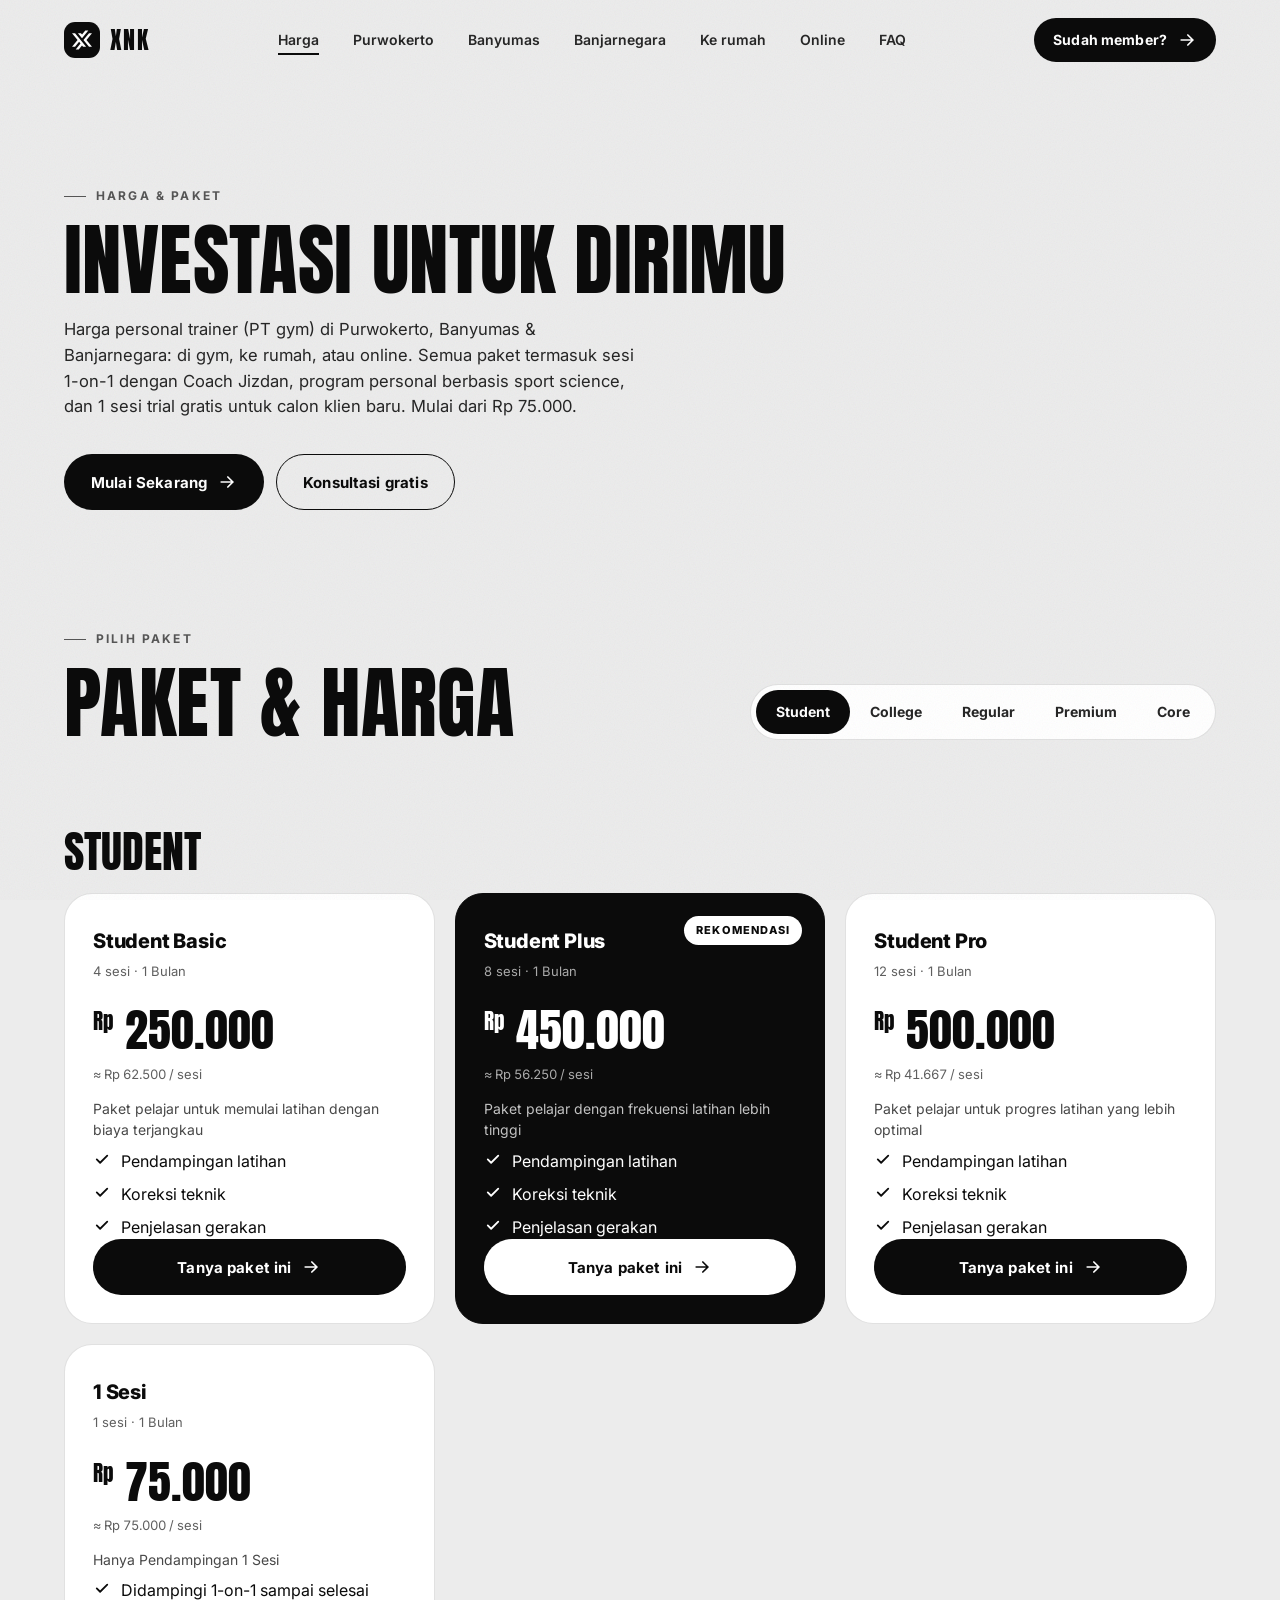
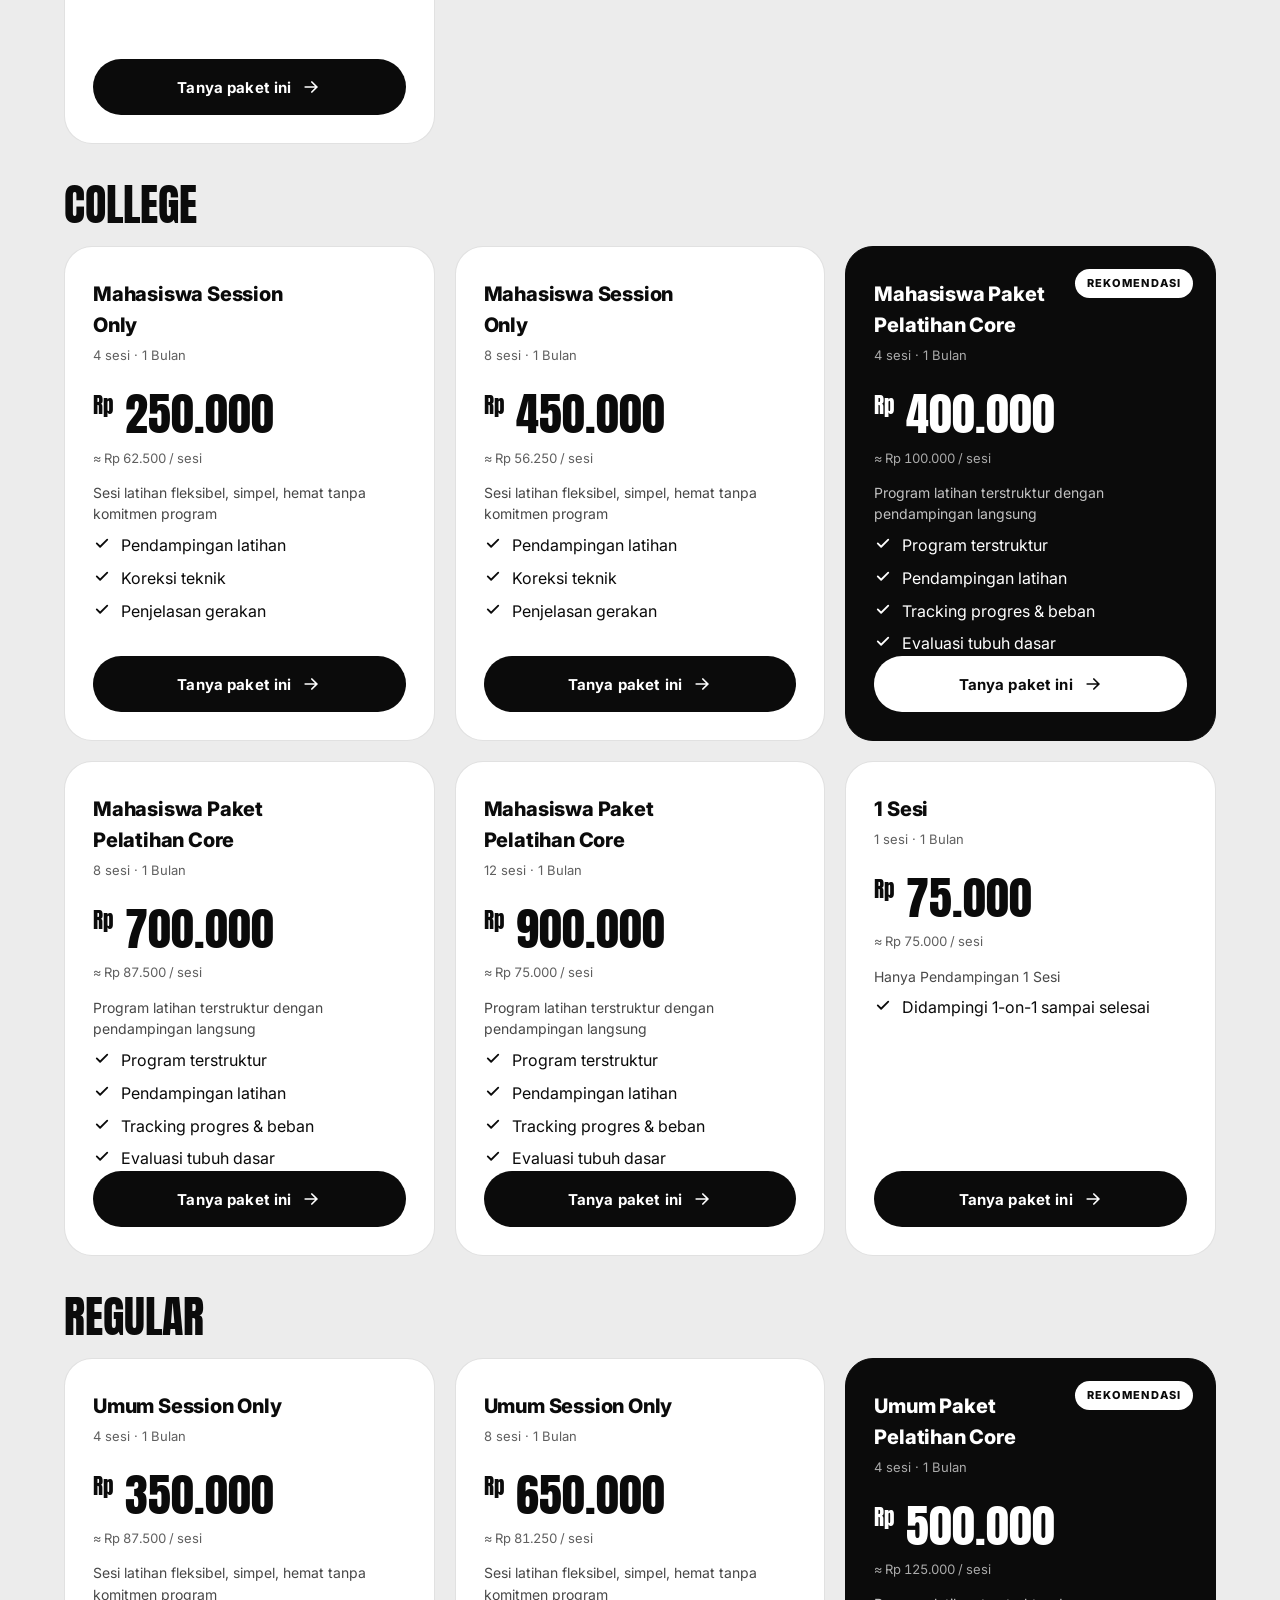
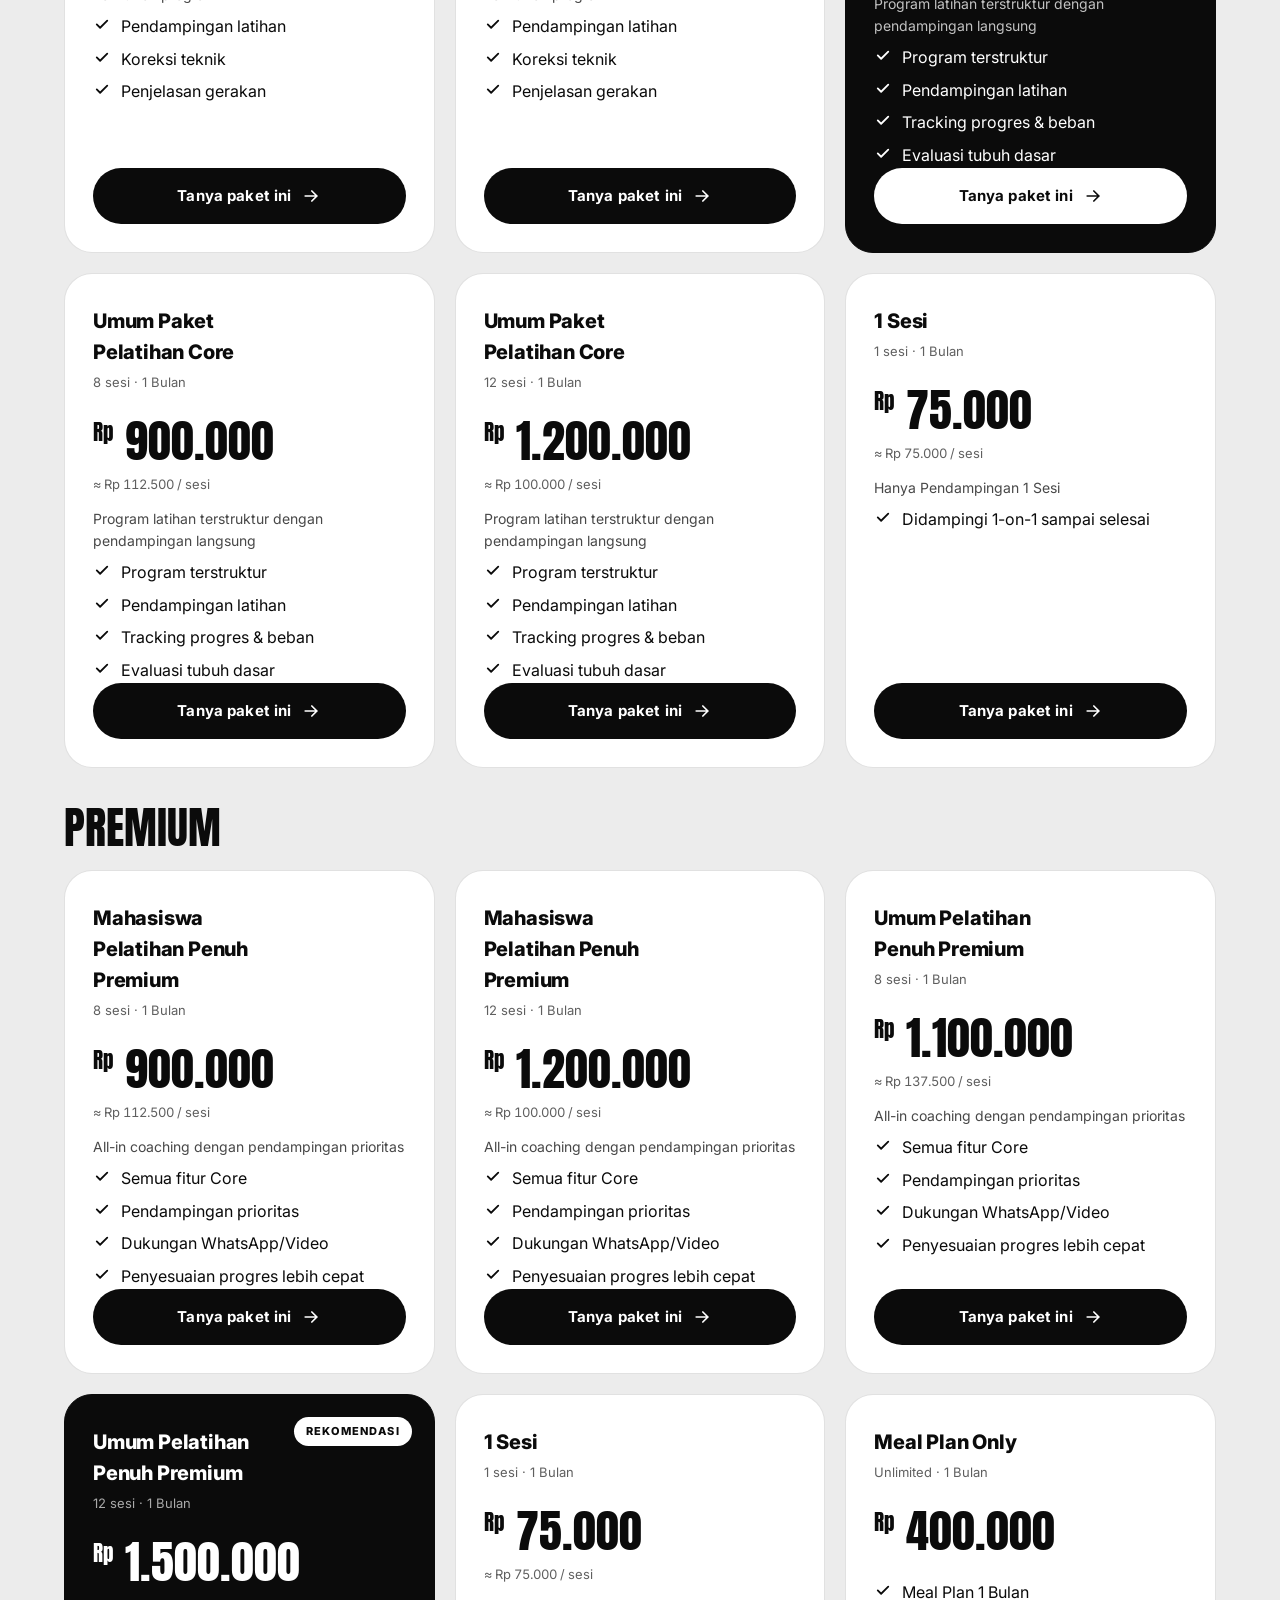
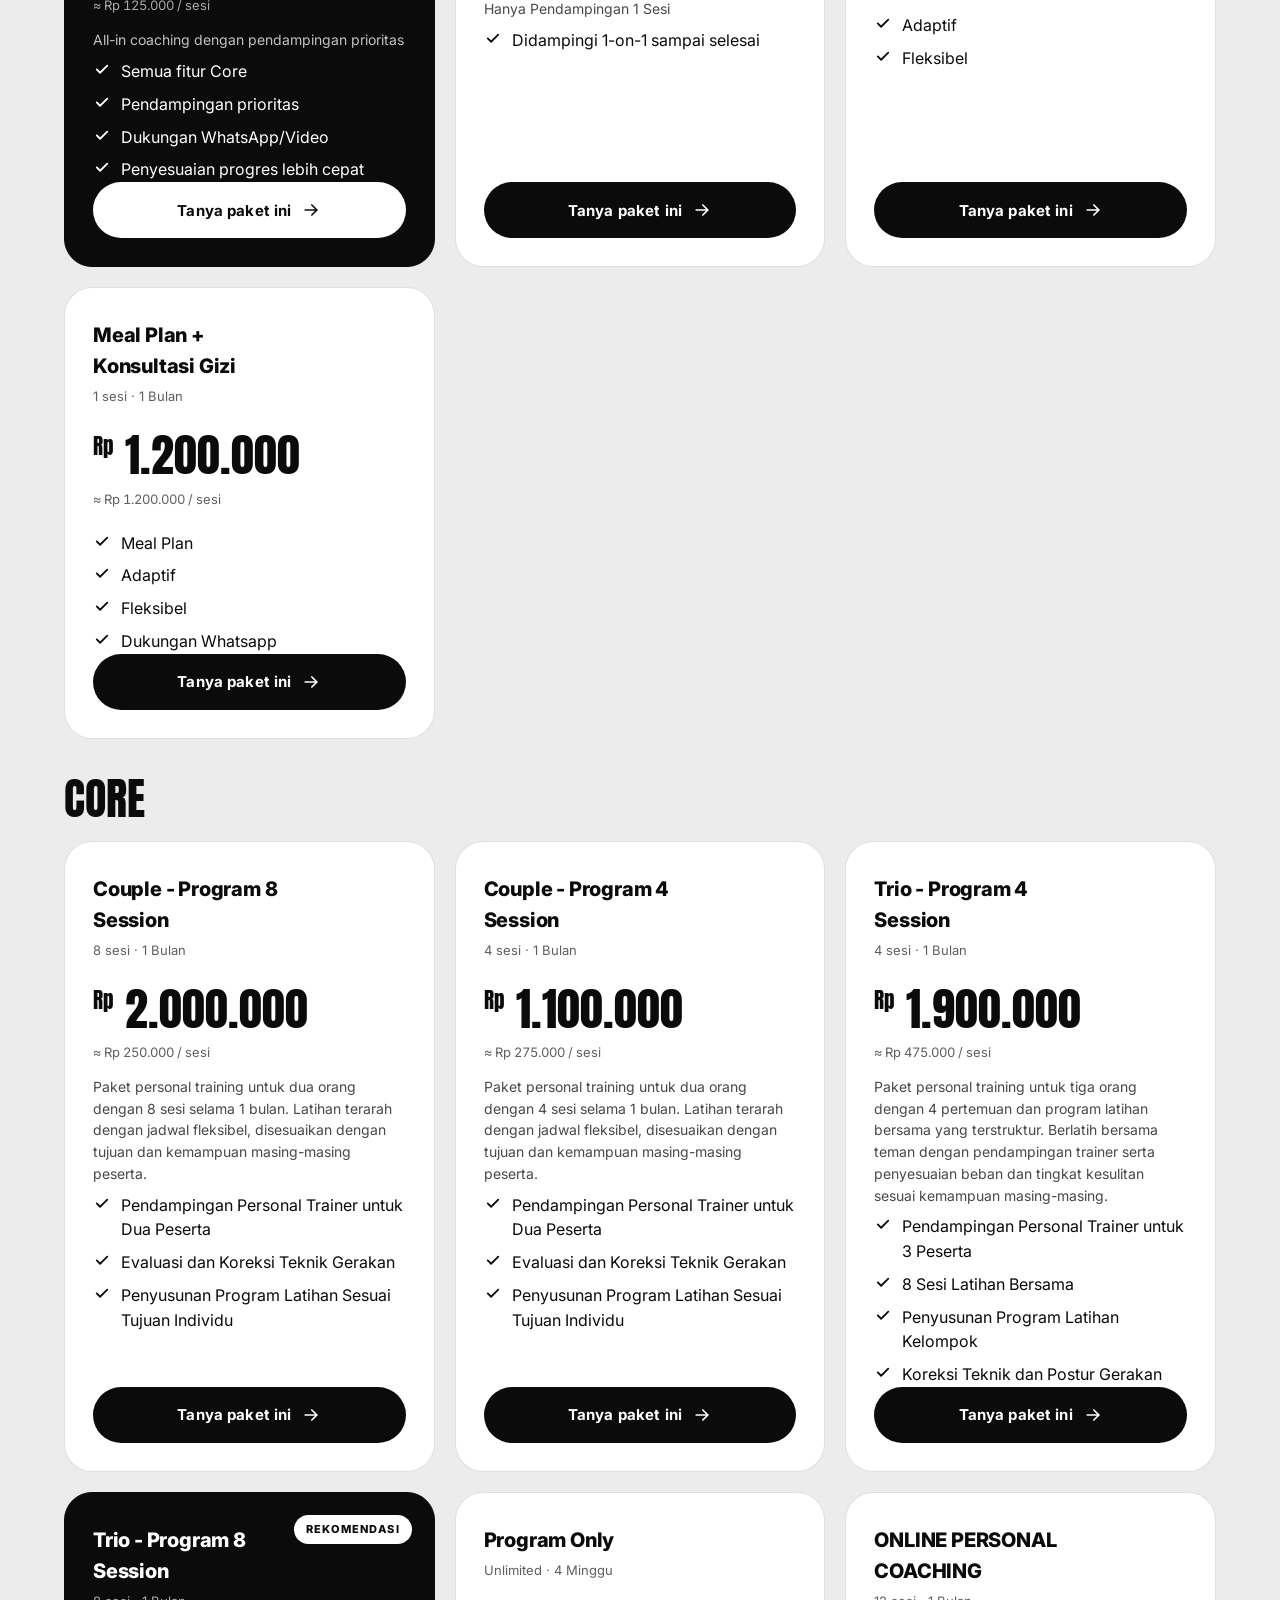
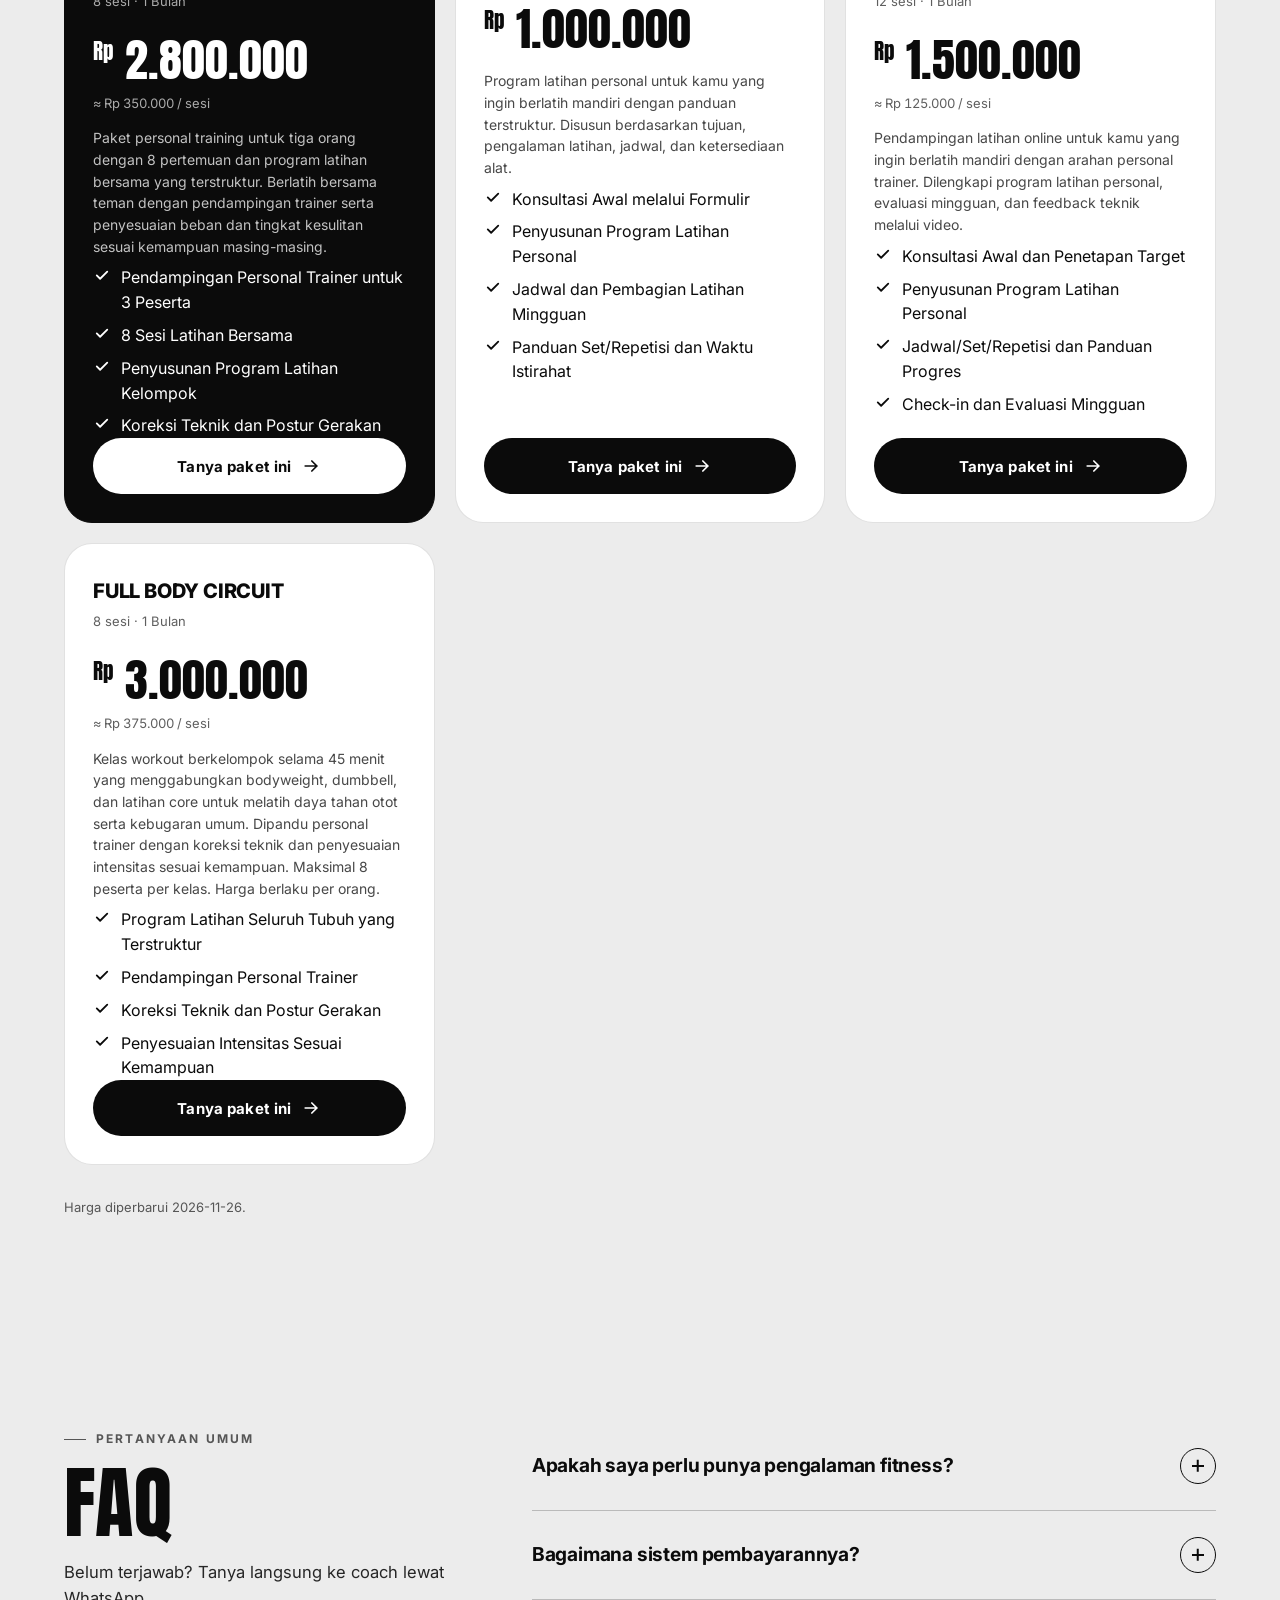
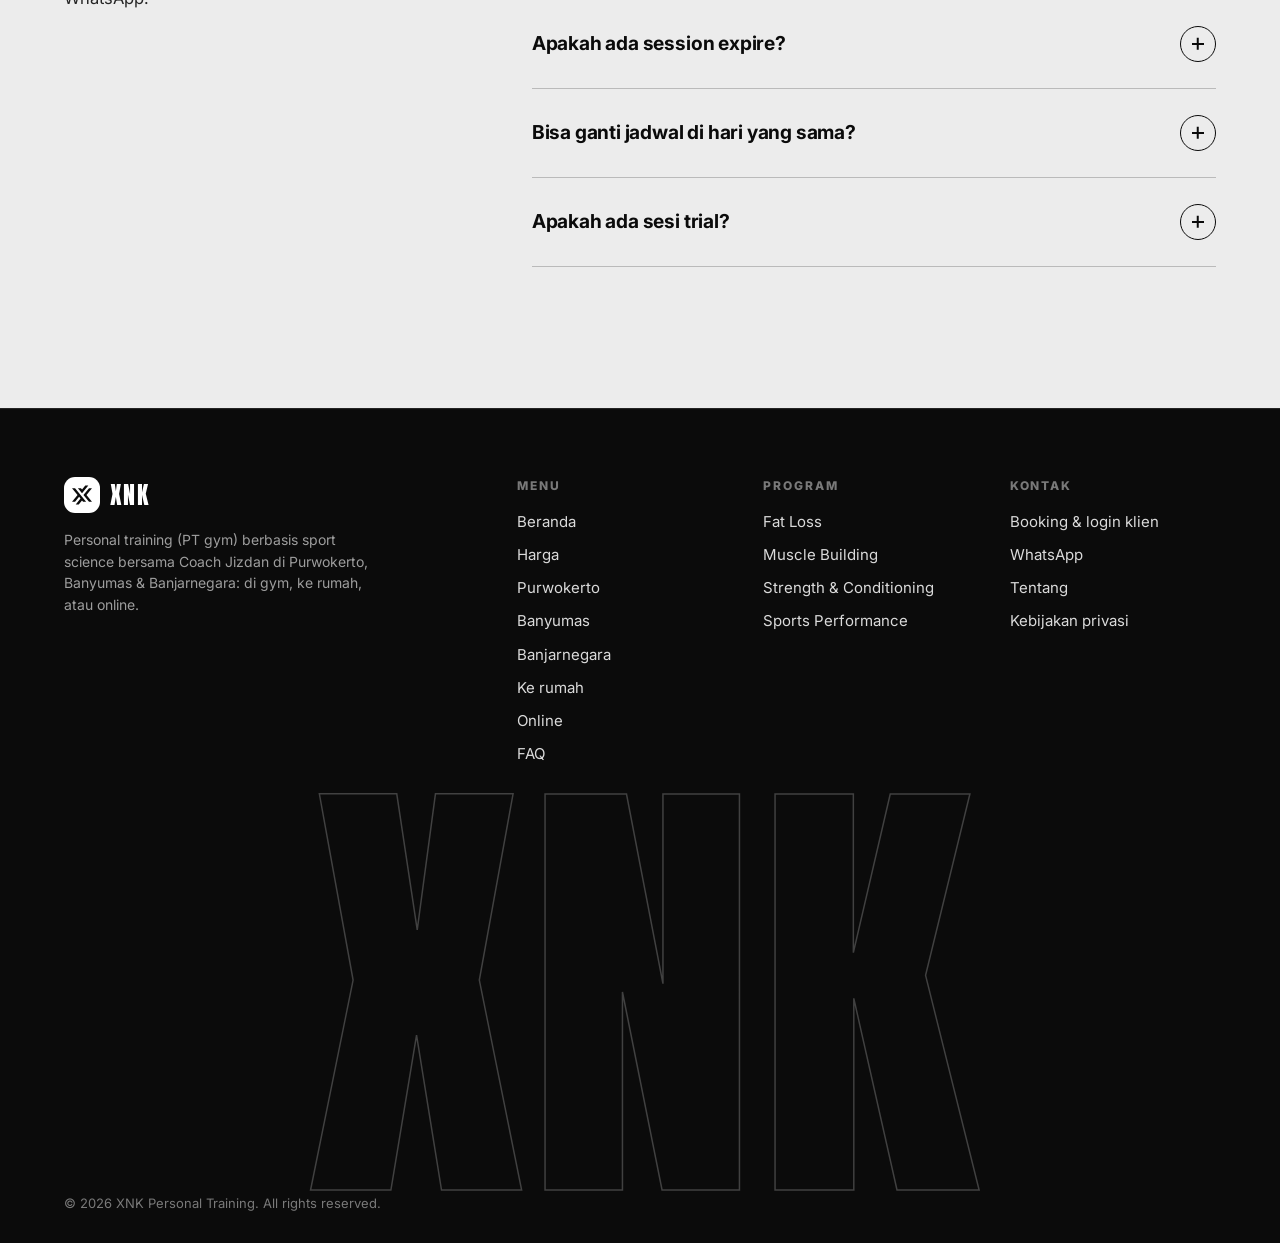
<file: harga/index.html>
<!DOCTYPE html>
<html lang="id">
<head>
<meta charset="UTF-8">
<meta name="viewport" content="width=device-width, initial-scale=1, viewport-fit=cover">
<title>Harga Personal Trainer &amp; PT Gym Purwokerto, Banyumas · XNK</title>
<meta name="description" content="Daftar harga paket personal trainer (PT gym) Coach Jizdan di Purwokerto, Banyumas &amp; Banjarnegara, mulai Rp 75.000. Termasuk 1 sesi trial gratis.">
<link rel="canonical" href="https://xnkbooking.my.id/harga/">
<meta name="robots" content="index, follow, max-image-preview:large">
<meta name="theme-color" content="#ECECEC">
<meta property="og:type" content="website">
<meta property="og:site_name" content="XNK Personal Training">
<meta property="og:locale" content="id_ID">
<meta property="og:url" content="https://xnkbooking.my.id/harga/">
<meta property="og:title" content="Harga Personal Trainer &amp; PT Gym Purwokerto, Banyumas · XNK">
<meta property="og:description" content="Daftar harga paket personal trainer (PT gym) Coach Jizdan di Purwokerto, Banyumas &amp; Banjarnegara, mulai Rp 75.000. Termasuk 1 sesi trial gratis.">
<meta property="og:image" content="https://xnkbooking.my.id/img/og.jpg">
<meta name="twitter:card" content="summary_large_image">
<link rel="icon" href="/favicon.svg" type="image/svg+xml">
<link rel="icon" href="/favicon.ico" sizes="16x16 32x32 48x48">
<link rel="icon" href="/favicon-32x32.png" type="image/png" sizes="32x32">
<link rel="icon" href="/favicon-16x16.png" type="image/png" sizes="16x16">
<link rel="icon" href="/icon-192.png" type="image/png" sizes="192x192">
<link rel="apple-touch-icon" href="/apple-touch-icon.png" sizes="180x180">
<link rel="mask-icon" href="/safari-pinned-tab.svg" color="#0B0B0B">
<link rel="manifest" href="/site.webmanifest">
<meta name="application-name" content="XNK Personal Training">
<meta name="apple-mobile-web-app-title" content="XNK">
<meta name="msapplication-config" content="/browserconfig.xml">
<meta name="msapplication-TileColor" content="#0B0B0B">
<link rel="preconnect" href="https://fonts.googleapis.com">
<link rel="preconnect" href="https://fonts.gstatic.com" crossorigin>
<link href="https://fonts.googleapis.com/css2?family=Anton&family=Inter:wght@400;500;600;700;800;900&display=swap" rel="stylesheet">
<link rel="stylesheet" href="/site.css">
<script type="application/ld+json">{"@context":"https://schema.org","@type":"ProfessionalService","@id":"https://xnkbooking.my.id/#business","name":"XNK Personal Training","alternateName":"Coach Jizdan · Personal Trainer","url":"https://xnkbooking.my.id/","image":["https://xnkbooking.my.id/img/og.jpg","https://xnkbooking.my.id/logo-512.png"],"logo":{"@type":"ImageObject","@id":"https://xnkbooking.my.id/#logo","url":"https://xnkbooking.my.id/logo-512.png","contentUrl":"https://xnkbooking.my.id/logo-512.png","width":512,"height":512,"caption":"XNK Personal Training"},"telephone":"+6288221254305","description":"Personal trainer (PT gym, coach gym) berbasis sport science di Purwokerto, Banyumas & Banjarnegara: latihan di gym, ke rumah, atau online. Fat loss, muscle building, strength & conditioning, sports performance. 1 sesi trial gratis.","areaServed":[{"@type":"City","name":"Purwokerto"},{"@type":"AdministrativeArea","name":"Kabupaten Banyumas"},{"@type":"City","name":"Sokaraja"},{"@type":"City","name":"Baturraden"},{"@type":"City","name":"Banjarnegara"}],"inLanguage":"id","priceRange":"Rp","keywords":"personal trainer, PT gym, coach gym, pelatih gym, pelatih fitness, private trainer, personal trainer ke rumah, fat loss, diet, muscle building, strength and conditioning, Purwokerto, Kabupaten Banyumas, Sokaraja, Baturraden, Banjarnegara","founder":{"@type":"Person","@id":"https://xnkbooking.my.id/#coach","name":"Coach Jizdan","legalName":"Yandura Jizdan Hasya Husnayain","alternateName":["Coach Jizdan","Jizdan"],"jobTitle":"Personal Trainer","knowsAbout":["Fat Loss","Muscle Building","Strength & Conditioning","Sports Performance","Personal training","Latihan beban","Penurunan berat badan","Pencak silat","Pendidikan jasmani"],"sameAs":["https://www.instagram.com/jiz.dan/"],"alumniOf":{"@type":"CollegeOrUniversity","name":"Universitas Jenderal Soedirman","sameAs":"https://www.unsoed.ac.id/"},"award":"Juara 2 Senam Virtual UMPP 2023, kategori grup putra (aerobik lagu bebas)","subjectOf":[{"@type":"WebPage","name":"UNSOED: Delegasi UNSOED raih prestasi Senam Virtual 2023","url":"https://old.unsoed.ac.id/id/delegasi-unsoed-raih-prestasi-senam-virtual-2023"},{"@type":"WebPage","name":"ANTARA Jateng: Mahasiswa Unsoed Purwokerto raih prestasi Senam Virtual 2023","url":"https://jateng.antaranews.co/berita/487353/mahaiswa-unsoed-purwokerto-raih-prestasi-senam-virtual-2023"}]},"makesOffer":[{"@type":"Offer","itemOffered":{"@type":"Service","name":"Fat Loss","url":"https://xnkbooking.my.id/program/fat-loss/"}},{"@type":"Offer","itemOffered":{"@type":"Service","name":"Muscle Building","url":"https://xnkbooking.my.id/program/muscle-building/"}},{"@type":"Offer","itemOffered":{"@type":"Service","name":"Strength & Conditioning","url":"https://xnkbooking.my.id/program/strength-conditioning/"}},{"@type":"Offer","itemOffered":{"@type":"Service","name":"Sports Performance","url":"https://xnkbooking.my.id/program/sports-performance/"}},{"@type":"Offer","itemOffered":{"@type":"Service","name":"Personal training ke rumah","url":"https://xnkbooking.my.id/personal-trainer-ke-rumah/"}},{"@type":"Offer","itemOffered":{"@type":"Service","name":"Personal training online","url":"https://xnkbooking.my.id/personal-trainer-online/"}}],"sameAs":["https://www.instagram.com/jiz.dan/"],"knowsLanguage":"id","contactPoint":{"@type":"ContactPoint","contactType":"customer service","telephone":"+6288221254305","availableLanguage":"id","areaServed":"ID"},"location":[{"@type":"Place","name":"Wellness Gym","address":{"@type":"PostalAddress","streetAddress":"Jl. Jatisari No.24, Karangmiri, Sumampir, Purwokerto Utara, Kabupaten Banyumas","addressLocality":"Purwokerto","addressRegion":"Jawa Tengah","addressCountry":"ID","postalCode":"53125"},"hasMap":"https://share.google/h8p1TyW3msOq0gavc"}],"hasOfferCatalog":{"@type":"OfferCatalog","name":"Paket Personal Training","url":"https://xnkbooking.my.id/harga/","itemListElement":[{"@type":"OfferCatalog","name":"Student","itemListElement":[{"@type":"Offer","name":"Student Basic","price":"250000","priceCurrency":"IDR","url":"https://xnkbooking.my.id/harga/#STUDENT_BASIC","availability":"https://schema.org/InStock","description":"Paket pelajar untuk memulai latihan dengan biaya terjangkau"},{"@type":"Offer","name":"Student Plus","price":"450000","priceCurrency":"IDR","url":"https://xnkbooking.my.id/harga/#STUDENT_PLUS","availability":"https://schema.org/InStock","description":"Paket pelajar dengan frekuensi latihan lebih tinggi"},{"@type":"Offer","name":"Student Pro","price":"500000","priceCurrency":"IDR","url":"https://xnkbooking.my.id/harga/#STUDENT_PRO","availability":"https://schema.org/InStock","description":"Paket pelajar untuk progres latihan yang lebih optimal"},{"@type":"Offer","name":"1 Sesi","price":"75000","priceCurrency":"IDR","url":"https://xnkbooking.my.id/harga/#STUDENT_1S","availability":"https://schema.org/InStock","description":"Hanya Pendampingan 1 Sesi"}]},{"@type":"OfferCatalog","name":"College","itemListElement":[{"@type":"Offer","name":"Mahasiswa Session Only","price":"250000","priceCurrency":"IDR","url":"https://xnkbooking.my.id/harga/#PT001","availability":"https://schema.org/InStock","description":"Sesi latihan fleksibel, simpel, hemat tanpa komitmen program"},{"@type":"Offer","name":"Mahasiswa Session Only","price":"450000","priceCurrency":"IDR","url":"https://xnkbooking.my.id/harga/#PT002","availability":"https://schema.org/InStock","description":"Sesi latihan fleksibel, simpel, hemat tanpa komitmen program"},{"@type":"Offer","name":"Mahasiswa Paket Pelatihan Core","price":"400000","priceCurrency":"IDR","url":"https://xnkbooking.my.id/harga/#PT005","availability":"https://schema.org/InStock","description":"Program latihan terstruktur dengan pendampingan langsung"},{"@type":"Offer","name":"Mahasiswa Paket Pelatihan Core","price":"700000","priceCurrency":"IDR","url":"https://xnkbooking.my.id/harga/#PT006","availability":"https://schema.org/InStock","description":"Program latihan terstruktur dengan pendampingan langsung"},{"@type":"Offer","name":"Mahasiswa Paket Pelatihan Core","price":"900000","priceCurrency":"IDR","url":"https://xnkbooking.my.id/harga/#PT007","availability":"https://schema.org/InStock","description":"Program latihan terstruktur dengan pendampingan langsung"},{"@type":"Offer","name":"1 Sesi","price":"75000","priceCurrency":"IDR","url":"https://xnkbooking.my.id/harga/#PT_1S","availability":"https://schema.org/InStock","description":"Hanya Pendampingan 1 Sesi"}]},{"@type":"OfferCatalog","name":"Regular","itemListElement":[{"@type":"Offer","name":"Umum Session Only","price":"350000","priceCurrency":"IDR","url":"https://xnkbooking.my.id/harga/#PT003","availability":"https://schema.org/InStock","description":"Sesi latihan fleksibel, simpel, hemat tanpa komitmen program"},{"@type":"Offer","name":"Umum Session Only","price":"650000","priceCurrency":"IDR","url":"https://xnkbooking.my.id/harga/#PT004","availability":"https://schema.org/InStock","description":"Sesi latihan fleksibel, simpel, hemat tanpa komitmen program"},{"@type":"Offer","name":"Umum Paket Pelatihan Core","price":"500000","priceCurrency":"IDR","url":"https://xnkbooking.my.id/harga/#PT008","availability":"https://schema.org/InStock","description":"Program latihan terstruktur dengan pendampingan langsung"},{"@type":"Offer","name":"Umum Paket Pelatihan Core","price":"900000","priceCurrency":"IDR","url":"https://xnkbooking.my.id/harga/#PT009","availability":"https://schema.org/InStock","description":"Program latihan terstruktur dengan pendampingan langsung"},{"@type":"Offer","name":"Umum Paket Pelatihan Core","price":"1200000","priceCurrency":"IDR","url":"https://xnkbooking.my.id/harga/#PT010","availability":"https://schema.org/InStock","description":"Program latihan terstruktur dengan pendampingan langsung"},{"@type":"Offer","name":"1 Sesi","price":"75000","priceCurrency":"IDR","url":"https://xnkbooking.my.id/harga/#PT_1SR","availability":"https://schema.org/InStock","description":"Hanya Pendampingan 1 Sesi"}]},{"@type":"OfferCatalog","name":"Premium","itemListElement":[{"@type":"Offer","name":"Mahasiswa Pelatihan Penuh Premium","price":"900000","priceCurrency":"IDR","url":"https://xnkbooking.my.id/harga/#PT011","availability":"https://schema.org/InStock","description":"All-in coaching dengan pendampingan prioritas"},{"@type":"Offer","name":"Mahasiswa Pelatihan Penuh Premium","price":"1200000","priceCurrency":"IDR","url":"https://xnkbooking.my.id/harga/#PT012","availability":"https://schema.org/InStock","description":"All-in coaching dengan pendampingan prioritas"},{"@type":"Offer","name":"Umum Pelatihan Penuh Premium","price":"1100000","priceCurrency":"IDR","url":"https://xnkbooking.my.id/harga/#PT013","availability":"https://schema.org/InStock","description":"All-in coaching dengan pendampingan prioritas"},{"@type":"Offer","name":"Umum Pelatihan Penuh Premium","price":"1500000","priceCurrency":"IDR","url":"https://xnkbooking.my.id/harga/#PT014","availability":"https://schema.org/InStock","description":"All-in coaching dengan pendampingan prioritas"},{"@type":"Offer","name":"1 Sesi","price":"75000","priceCurrency":"IDR","url":"https://xnkbooking.my.id/harga/#PT_1SP","availability":"https://schema.org/InStock","description":"Hanya Pendampingan 1 Sesi"},{"@type":"Offer","name":"Meal Plan Only","price":"400000","priceCurrency":"IDR","url":"https://xnkbooking.my.id/harga/#PKG-20261126-V4AI","availability":"https://schema.org/InStock"},{"@type":"Offer","name":"Meal Plan + Konsultasi Gizi","price":"1200000","priceCurrency":"IDR","url":"https://xnkbooking.my.id/harga/#PKG-20261126-SSW1","availability":"https://schema.org/InStock"}]},{"@type":"OfferCatalog","name":"Core","itemListElement":[{"@type":"Offer","name":"Couple - Program 8 Session","price":"2000000","priceCurrency":"IDR","url":"https://xnkbooking.my.id/harga/#PKG-20261001-CQF3","availability":"https://schema.org/InStock","description":"Paket personal training untuk dua orang dengan 8 sesi selama 1 bulan. Latihan terarah dengan jadwal fleksibel, disesuaikan dengan tujuan dan kemampuan masing-masing peserta."},{"@type":"Offer","name":"Couple - Program 4 Session","price":"1100000","priceCurrency":"IDR","url":"https://xnkbooking.my.id/harga/#PKG-20261011-S463","availability":"https://schema.org/InStock","description":"Paket personal training untuk dua orang dengan 4 sesi selama 1 bulan. Latihan terarah dengan jadwal fleksibel, disesuaikan dengan tujuan dan kemampuan masing-masing peserta."},{"@type":"Offer","name":"Trio - Program 4 Session","price":"1900000","priceCurrency":"IDR","url":"https://xnkbooking.my.id/harga/#PKG-20261011-VJOU","availability":"https://schema.org/InStock","description":"Paket personal training untuk tiga orang dengan 4 pertemuan dan program latihan bersama yang terstruktur. Berlatih bersama teman dengan pendampingan trainer serta penyesuaian beban dan tingkat kesulitan sesuai kemampuan masing-masing."},{"@type":"Offer","name":"Trio - Program 8 Session","price":"2800000","priceCurrency":"IDR","url":"https://xnkbooking.my.id/harga/#PKG-20261001-N3V5","availability":"https://schema.org/InStock","description":"Paket personal training untuk tiga orang dengan 8 pertemuan dan program latihan bersama yang terstruktur. Berlatih bersama teman dengan pendampingan trainer serta penyesuaian beban dan tingkat kesulitan sesuai kemampuan masing-masing."},{"@type":"Offer","name":"Program Only","price":"1000000","priceCurrency":"IDR","url":"https://xnkbooking.my.id/harga/#PKG-20261001-OQFB","availability":"https://schema.org/InStock","description":"Program latihan personal untuk kamu yang ingin berlatih mandiri dengan panduan terstruktur. Disusun berdasarkan tujuan, pengalaman latihan, jadwal, dan ketersediaan alat."},{"@type":"Offer","name":"ONLINE PERSONAL COACHING","price":"1500000","priceCurrency":"IDR","url":"https://xnkbooking.my.id/harga/#PKG-20261001-VMFO","availability":"https://schema.org/InStock","description":"Pendampingan latihan online untuk kamu yang ingin berlatih mandiri dengan arahan personal trainer. Dilengkapi program latihan personal, evaluasi mingguan, dan feedback teknik melalui video."},{"@type":"Offer","name":"FULL BODY CIRCUIT","price":"3000000","priceCurrency":"IDR","url":"https://xnkbooking.my.id/harga/#PKG-20261001-C9N9","availability":"https://schema.org/InStock","description":"Kelas workout berkelompok selama 45 menit yang menggabungkan bodyweight, dumbbell, dan latihan core untuk melatih daya tahan otot serta kebugaran umum. Dipandu personal trainer dengan koreksi teknik dan penyesuaian intensitas sesuai kemampuan. Maksimal 8 peserta per kelas. Harga berlaku per orang."}]}]}}</script>
<script type="application/ld+json">{"@context":"https://schema.org","@type":"BreadcrumbList","itemListElement":[{"@type":"ListItem","position":1,"name":"Beranda","item":"https://xnkbooking.my.id/"},{"@type":"ListItem","position":2,"name":"Harga","item":"https://xnkbooking.my.id/harga/"}]}</script>
<script type="application/ld+json">{"@context":"https://schema.org","@type":"FAQPage","mainEntity":[{"@type":"Question","name":"Apakah saya perlu punya pengalaman fitness?","acceptedAnswer":{"@type":"Answer","text":"Tidak sama sekali! Program kami dirancang untuk semua level, dari pemula total hingga atlet. Coach akan menyesuaikan intensitas dan kompleksitas latihan sesuai kemampuanmu."}},{"@type":"Question","name":"Bagaimana sistem pembayarannya?","acceptedAnswer":{"@type":"Answer","text":"Pembayaran dilakukan di awal per paket (bukan per sesi). Kami menerima transfer bank (BRI), e-wallet (DANA) & cash. Setelah pembayaran dikonfirmasi, sesi kamu aktif dan bisa langsung booking jadwal."}},{"@type":"Question","name":"Apakah ada session expire?","acceptedAnswer":{"@type":"Answer","text":"Ya, setiap paket memiliki masa berlaku 1 bulan. Tapi tenang, kami selalu ingatkan via WhatsApp sebelum masa berlaku habis!"}},{"@type":"Question","name":"Bisa ganti jadwal di hari yang sama?","acceptedAnswer":{"@type":"Answer","text":"Bisa! Kami mengerti ada keadaan darurat. Cukup hubungi coach via WhatsApp minimal 2 jam sebelum sesi untuk reschedule tanpa penalti."}},{"@type":"Question","name":"Apakah ada sesi trial?","acceptedAnswer":{"@type":"Answer","text":"Ada! Kami menyediakan 1 sesi trial gratis untuk kamu yang ingin merasakan latihan bersama coach sebelum memutuskan. Klik \"Mulai Sekarang\" untuk menjadwalkan trial."}}]}</script>
<script type="application/ld+json">{"@context":"https://schema.org","@type":"WebPage","@id":"https://xnkbooking.my.id/harga/#webpage","url":"https://xnkbooking.my.id/harga/","name":"Harga Personal Trainer & PT Gym Purwokerto, Banyumas · XNK","description":"Daftar harga paket personal trainer (PT gym) Coach Jizdan di Purwokerto, Banyumas & Banjarnegara, mulai Rp 75.000. Termasuk 1 sesi trial gratis.","inLanguage":"id","isPartOf":{"@id":"https://xnkbooking.my.id/#website"},"about":{"@id":"https://xnkbooking.my.id/#business"},"dateModified":"2026-11-26"}</script>
</head>
<body>
<header class="nav" id="nav"><a class="logo" href="/" aria-label="XNK, beranda"><span class="logo-mark"><svg viewBox="0 0 948 895" fill="#fff" aria-hidden="true" focusable="false"><path fill-rule="evenodd" d="M630 2L774 2L475 365L280 128L425 128L476 190ZM1 128L145 128L670 768L526 768L474 706L319 895L176 895L403 619L337 536L145 768L1 768L263 449ZM806 130L947 130L687 448L947 768L806 768L543 448Z"/></svg></span><span class="logo-word">XNK</span></a><nav class="nav-links" aria-label="Menu"><a class="nav-link" aria-current="page" href="/harga/">Harga</a><a class="nav-link" href="/personal-trainer-purwokerto/">Purwokerto</a><a class="nav-link" href="/personal-trainer-banyumas/">Banyumas</a><a class="nav-link" href="/personal-trainer-banjarnegara/">Banjarnegara</a><a class="nav-link" href="/personal-trainer-ke-rumah/">Ke rumah</a><a class="nav-link" href="/personal-trainer-online/">Online</a><a class="nav-link" href="/harga/#faq">FAQ</a></nav><a class="btn btn-dark btn-sm nav-cta" href="https://book.xnkbooking.my.id/">Sudah member?<svg class="icon arr" viewBox="0 0 24 24" fill="none" stroke="currentColor" stroke-width="2" stroke-linecap="round"><path d="M5 12h14M13 6l6 6-6 6"/></svg></a><button type="button" class="burger" id="burger" aria-label="Buka menu" aria-expanded="false" aria-controls="m-menu"><span></span><span></span></button></header>
<div class="m-menu" id="m-menu" aria-hidden="true"><nav class="m-menu-links" aria-label="Menu"><a href="/"><small>01</small>Beranda</a><a href="/harga/"><small>02</small>Harga</a><a href="/personal-trainer-purwokerto/"><small>03</small>Purwokerto</a><a href="/personal-trainer-banyumas/"><small>04</small>Banyumas</a><a href="/personal-trainer-banjarnegara/"><small>05</small>Banjarnegara</a><a href="/personal-trainer-ke-rumah/"><small>06</small>Ke rumah</a><a href="/personal-trainer-online/"><small>07</small>Online</a><a href="/harga/#faq"><small>08</small>FAQ</a></nav><div class="m-menu-foot"><a class="btn btn-light btn-block" href="https://book.xnkbooking.my.id/">Mulai Sekarang</a><a class="m-menu-wa" href="https://wa.me/6288221254305?text=Halo%20Coach%20Jizdan%2C%20saya%20mau%20tanya%20program%20personal%20training." rel="noopener">Chat WhatsApp →</a></div></div>
<main>
<section class="sec sec-hero"><div class="wrap"><p class="eyebrow">Harga &amp; Paket</p><h1 class="h2">Investasi untuk dirimu</h1><p class="lead">Harga personal trainer (PT gym) di Purwokerto, Banyumas &amp; Banjarnegara: di gym, ke rumah, atau online. Semua paket termasuk sesi 1-on-1 dengan Coach Jizdan, program personal berbasis sport science, dan 1 sesi trial gratis untuk calon klien baru. Mulai dari Rp 75.000.</p><div class="hero-actions"><a class="btn btn-dark" href="https://book.xnkbooking.my.id/">Mulai Sekarang<svg class="icon arr" viewBox="0 0 24 24" fill="none" stroke="currentColor" stroke-width="2" stroke-linecap="round"><path d="M5 12h14M13 6l6 6-6 6"/></svg></a><a class="btn btn-line" href="https://wa.me/6288221254305?text=Halo%20Coach%20Jizdan%2C%20saya%20mau%20konsultasi%20paket%20personal%20training." rel="noopener">Konsultasi gratis</a></div></div></section><section class="sec sec-paket" id="paket"><div class="wrap"><div class="sec-head-row"><div><p class="eyebrow">Pilih Paket</p><h2 class="h2">Paket &amp; harga</h2></div><div class="seg" role="navigation" aria-label="Kategori paket"><a class="toggle-btn active" href="#kategori-student">Student</a><a class="toggle-btn" href="#kategori-college">College</a><a class="toggle-btn" href="#kategori-regular">Regular</a><a class="toggle-btn" href="#kategori-premium">Premium</a><a class="toggle-btn" href="#kategori-core">Core</a></div></div><div class="cat" id="kategori-student"><h2 class="cat-h">Student</h2><div class="price-track"><article class="price" id="STUDENT_BASIC"><h3 class="price-name">Student Basic</h3><p class="price-meta">4 sesi · 1 Bulan</p><p class="price-amt"><small>Rp</small> 250.000</p><p class="price-per">≈ Rp 62.500 / sesi</p><p class="price-desc">Paket pelajar untuk memulai latihan dengan biaya terjangkau</p><ul class="price-list"><li><svg viewBox="0 0 24 24" fill="none" stroke="currentColor" stroke-width="2.4" stroke-linecap="round" stroke-linejoin="round"><path d="M5 12.5l4.5 4.5L19 7.5"/></svg><span>Pendampingan latihan</span></li><li><svg viewBox="0 0 24 24" fill="none" stroke="currentColor" stroke-width="2.4" stroke-linecap="round" stroke-linejoin="round"><path d="M5 12.5l4.5 4.5L19 7.5"/></svg><span>Koreksi teknik</span></li><li><svg viewBox="0 0 24 24" fill="none" stroke="currentColor" stroke-width="2.4" stroke-linecap="round" stroke-linejoin="round"><path d="M5 12.5l4.5 4.5L19 7.5"/></svg><span>Penjelasan gerakan</span></li></ul><a class="btn btn-dark" href="https://wa.me/6288221254305?text=Halo%20Coach%20Jizdan%2C%20saya%20tertarik%20paket%20Student%20Basic." rel="noopener">Tanya paket ini<svg class="icon arr" viewBox="0 0 24 24" fill="none" stroke="currentColor" stroke-width="2" stroke-linecap="round"><path d="M5 12h14M13 6l6 6-6 6"/></svg></a></article><article class="price featured" id="STUDENT_PLUS"><span class="price-badge">Rekomendasi</span><h3 class="price-name">Student Plus</h3><p class="price-meta">8 sesi · 1 Bulan</p><p class="price-amt"><small>Rp</small> 450.000</p><p class="price-per">≈ Rp 56.250 / sesi</p><p class="price-desc">Paket pelajar dengan frekuensi latihan lebih tinggi</p><ul class="price-list"><li><svg viewBox="0 0 24 24" fill="none" stroke="currentColor" stroke-width="2.4" stroke-linecap="round" stroke-linejoin="round"><path d="M5 12.5l4.5 4.5L19 7.5"/></svg><span>Pendampingan latihan</span></li><li><svg viewBox="0 0 24 24" fill="none" stroke="currentColor" stroke-width="2.4" stroke-linecap="round" stroke-linejoin="round"><path d="M5 12.5l4.5 4.5L19 7.5"/></svg><span>Koreksi teknik</span></li><li><svg viewBox="0 0 24 24" fill="none" stroke="currentColor" stroke-width="2.4" stroke-linecap="round" stroke-linejoin="round"><path d="M5 12.5l4.5 4.5L19 7.5"/></svg><span>Penjelasan gerakan</span></li></ul><a class="btn btn-light" href="https://wa.me/6288221254305?text=Halo%20Coach%20Jizdan%2C%20saya%20tertarik%20paket%20Student%20Plus." rel="noopener">Tanya paket ini<svg class="icon arr" viewBox="0 0 24 24" fill="none" stroke="currentColor" stroke-width="2" stroke-linecap="round"><path d="M5 12h14M13 6l6 6-6 6"/></svg></a></article><article class="price" id="STUDENT_PRO"><h3 class="price-name">Student Pro</h3><p class="price-meta">12 sesi · 1 Bulan</p><p class="price-amt"><small>Rp</small> 500.000</p><p class="price-per">≈ Rp 41.667 / sesi</p><p class="price-desc">Paket pelajar untuk progres latihan yang lebih optimal</p><ul class="price-list"><li><svg viewBox="0 0 24 24" fill="none" stroke="currentColor" stroke-width="2.4" stroke-linecap="round" stroke-linejoin="round"><path d="M5 12.5l4.5 4.5L19 7.5"/></svg><span>Pendampingan latihan</span></li><li><svg viewBox="0 0 24 24" fill="none" stroke="currentColor" stroke-width="2.4" stroke-linecap="round" stroke-linejoin="round"><path d="M5 12.5l4.5 4.5L19 7.5"/></svg><span>Koreksi teknik</span></li><li><svg viewBox="0 0 24 24" fill="none" stroke="currentColor" stroke-width="2.4" stroke-linecap="round" stroke-linejoin="round"><path d="M5 12.5l4.5 4.5L19 7.5"/></svg><span>Penjelasan gerakan</span></li></ul><a class="btn btn-dark" href="https://wa.me/6288221254305?text=Halo%20Coach%20Jizdan%2C%20saya%20tertarik%20paket%20Student%20Pro." rel="noopener">Tanya paket ini<svg class="icon arr" viewBox="0 0 24 24" fill="none" stroke="currentColor" stroke-width="2" stroke-linecap="round"><path d="M5 12h14M13 6l6 6-6 6"/></svg></a></article><article class="price" id="STUDENT_1S"><h3 class="price-name">1 Sesi</h3><p class="price-meta">1 sesi · 1 Bulan</p><p class="price-amt"><small>Rp</small> 75.000</p><p class="price-per">≈ Rp 75.000 / sesi</p><p class="price-desc">Hanya Pendampingan 1 Sesi</p><ul class="price-list"><li><svg viewBox="0 0 24 24" fill="none" stroke="currentColor" stroke-width="2.4" stroke-linecap="round" stroke-linejoin="round"><path d="M5 12.5l4.5 4.5L19 7.5"/></svg><span>Didampingi 1-on-1 sampai selesai</span></li></ul><a class="btn btn-dark" href="https://wa.me/6288221254305?text=Halo%20Coach%20Jizdan%2C%20saya%20tertarik%20paket%201%20Sesi." rel="noopener">Tanya paket ini<svg class="icon arr" viewBox="0 0 24 24" fill="none" stroke="currentColor" stroke-width="2" stroke-linecap="round"><path d="M5 12h14M13 6l6 6-6 6"/></svg></a></article></div></div><div class="cat" id="kategori-college"><h2 class="cat-h">College</h2><div class="price-track"><article class="price" id="PT001"><h3 class="price-name">Mahasiswa Session Only</h3><p class="price-meta">4 sesi · 1 Bulan</p><p class="price-amt"><small>Rp</small> 250.000</p><p class="price-per">≈ Rp 62.500 / sesi</p><p class="price-desc">Sesi latihan fleksibel, simpel, hemat tanpa komitmen program</p><ul class="price-list"><li><svg viewBox="0 0 24 24" fill="none" stroke="currentColor" stroke-width="2.4" stroke-linecap="round" stroke-linejoin="round"><path d="M5 12.5l4.5 4.5L19 7.5"/></svg><span>Pendampingan latihan</span></li><li><svg viewBox="0 0 24 24" fill="none" stroke="currentColor" stroke-width="2.4" stroke-linecap="round" stroke-linejoin="round"><path d="M5 12.5l4.5 4.5L19 7.5"/></svg><span>Koreksi teknik</span></li><li><svg viewBox="0 0 24 24" fill="none" stroke="currentColor" stroke-width="2.4" stroke-linecap="round" stroke-linejoin="round"><path d="M5 12.5l4.5 4.5L19 7.5"/></svg><span>Penjelasan gerakan</span></li></ul><a class="btn btn-dark" href="https://wa.me/6288221254305?text=Halo%20Coach%20Jizdan%2C%20saya%20tertarik%20paket%20Mahasiswa%20Session%20Only." rel="noopener">Tanya paket ini<svg class="icon arr" viewBox="0 0 24 24" fill="none" stroke="currentColor" stroke-width="2" stroke-linecap="round"><path d="M5 12h14M13 6l6 6-6 6"/></svg></a></article><article class="price" id="PT002"><h3 class="price-name">Mahasiswa Session Only</h3><p class="price-meta">8 sesi · 1 Bulan</p><p class="price-amt"><small>Rp</small> 450.000</p><p class="price-per">≈ Rp 56.250 / sesi</p><p class="price-desc">Sesi latihan fleksibel, simpel, hemat tanpa komitmen program</p><ul class="price-list"><li><svg viewBox="0 0 24 24" fill="none" stroke="currentColor" stroke-width="2.4" stroke-linecap="round" stroke-linejoin="round"><path d="M5 12.5l4.5 4.5L19 7.5"/></svg><span>Pendampingan latihan</span></li><li><svg viewBox="0 0 24 24" fill="none" stroke="currentColor" stroke-width="2.4" stroke-linecap="round" stroke-linejoin="round"><path d="M5 12.5l4.5 4.5L19 7.5"/></svg><span>Koreksi teknik</span></li><li><svg viewBox="0 0 24 24" fill="none" stroke="currentColor" stroke-width="2.4" stroke-linecap="round" stroke-linejoin="round"><path d="M5 12.5l4.5 4.5L19 7.5"/></svg><span>Penjelasan gerakan</span></li></ul><a class="btn btn-dark" href="https://wa.me/6288221254305?text=Halo%20Coach%20Jizdan%2C%20saya%20tertarik%20paket%20Mahasiswa%20Session%20Only." rel="noopener">Tanya paket ini<svg class="icon arr" viewBox="0 0 24 24" fill="none" stroke="currentColor" stroke-width="2" stroke-linecap="round"><path d="M5 12h14M13 6l6 6-6 6"/></svg></a></article><article class="price featured" id="PT005"><span class="price-badge">Rekomendasi</span><h3 class="price-name">Mahasiswa Paket Pelatihan Core</h3><p class="price-meta">4 sesi · 1 Bulan</p><p class="price-amt"><small>Rp</small> 400.000</p><p class="price-per">≈ Rp 100.000 / sesi</p><p class="price-desc">Program latihan terstruktur dengan pendampingan langsung</p><ul class="price-list"><li><svg viewBox="0 0 24 24" fill="none" stroke="currentColor" stroke-width="2.4" stroke-linecap="round" stroke-linejoin="round"><path d="M5 12.5l4.5 4.5L19 7.5"/></svg><span>Program terstruktur</span></li><li><svg viewBox="0 0 24 24" fill="none" stroke="currentColor" stroke-width="2.4" stroke-linecap="round" stroke-linejoin="round"><path d="M5 12.5l4.5 4.5L19 7.5"/></svg><span>Pendampingan latihan</span></li><li><svg viewBox="0 0 24 24" fill="none" stroke="currentColor" stroke-width="2.4" stroke-linecap="round" stroke-linejoin="round"><path d="M5 12.5l4.5 4.5L19 7.5"/></svg><span>Tracking progres &amp; beban</span></li><li><svg viewBox="0 0 24 24" fill="none" stroke="currentColor" stroke-width="2.4" stroke-linecap="round" stroke-linejoin="round"><path d="M5 12.5l4.5 4.5L19 7.5"/></svg><span>Evaluasi tubuh dasar</span></li></ul><a class="btn btn-light" href="https://wa.me/6288221254305?text=Halo%20Coach%20Jizdan%2C%20saya%20tertarik%20paket%20Mahasiswa%20Paket%20Pelatihan%20Core." rel="noopener">Tanya paket ini<svg class="icon arr" viewBox="0 0 24 24" fill="none" stroke="currentColor" stroke-width="2" stroke-linecap="round"><path d="M5 12h14M13 6l6 6-6 6"/></svg></a></article><article class="price" id="PT006"><h3 class="price-name">Mahasiswa Paket Pelatihan Core</h3><p class="price-meta">8 sesi · 1 Bulan</p><p class="price-amt"><small>Rp</small> 700.000</p><p class="price-per">≈ Rp 87.500 / sesi</p><p class="price-desc">Program latihan terstruktur dengan pendampingan langsung</p><ul class="price-list"><li><svg viewBox="0 0 24 24" fill="none" stroke="currentColor" stroke-width="2.4" stroke-linecap="round" stroke-linejoin="round"><path d="M5 12.5l4.5 4.5L19 7.5"/></svg><span>Program terstruktur</span></li><li><svg viewBox="0 0 24 24" fill="none" stroke="currentColor" stroke-width="2.4" stroke-linecap="round" stroke-linejoin="round"><path d="M5 12.5l4.5 4.5L19 7.5"/></svg><span>Pendampingan latihan</span></li><li><svg viewBox="0 0 24 24" fill="none" stroke="currentColor" stroke-width="2.4" stroke-linecap="round" stroke-linejoin="round"><path d="M5 12.5l4.5 4.5L19 7.5"/></svg><span>Tracking progres &amp; beban</span></li><li><svg viewBox="0 0 24 24" fill="none" stroke="currentColor" stroke-width="2.4" stroke-linecap="round" stroke-linejoin="round"><path d="M5 12.5l4.5 4.5L19 7.5"/></svg><span>Evaluasi tubuh dasar</span></li></ul><a class="btn btn-dark" href="https://wa.me/6288221254305?text=Halo%20Coach%20Jizdan%2C%20saya%20tertarik%20paket%20Mahasiswa%20Paket%20Pelatihan%20Core." rel="noopener">Tanya paket ini<svg class="icon arr" viewBox="0 0 24 24" fill="none" stroke="currentColor" stroke-width="2" stroke-linecap="round"><path d="M5 12h14M13 6l6 6-6 6"/></svg></a></article><article class="price" id="PT007"><h3 class="price-name">Mahasiswa Paket Pelatihan Core</h3><p class="price-meta">12 sesi · 1 Bulan</p><p class="price-amt"><small>Rp</small> 900.000</p><p class="price-per">≈ Rp 75.000 / sesi</p><p class="price-desc">Program latihan terstruktur dengan pendampingan langsung</p><ul class="price-list"><li><svg viewBox="0 0 24 24" fill="none" stroke="currentColor" stroke-width="2.4" stroke-linecap="round" stroke-linejoin="round"><path d="M5 12.5l4.5 4.5L19 7.5"/></svg><span>Program terstruktur</span></li><li><svg viewBox="0 0 24 24" fill="none" stroke="currentColor" stroke-width="2.4" stroke-linecap="round" stroke-linejoin="round"><path d="M5 12.5l4.5 4.5L19 7.5"/></svg><span>Pendampingan latihan</span></li><li><svg viewBox="0 0 24 24" fill="none" stroke="currentColor" stroke-width="2.4" stroke-linecap="round" stroke-linejoin="round"><path d="M5 12.5l4.5 4.5L19 7.5"/></svg><span>Tracking progres &amp; beban</span></li><li><svg viewBox="0 0 24 24" fill="none" stroke="currentColor" stroke-width="2.4" stroke-linecap="round" stroke-linejoin="round"><path d="M5 12.5l4.5 4.5L19 7.5"/></svg><span>Evaluasi tubuh dasar</span></li></ul><a class="btn btn-dark" href="https://wa.me/6288221254305?text=Halo%20Coach%20Jizdan%2C%20saya%20tertarik%20paket%20Mahasiswa%20Paket%20Pelatihan%20Core." rel="noopener">Tanya paket ini<svg class="icon arr" viewBox="0 0 24 24" fill="none" stroke="currentColor" stroke-width="2" stroke-linecap="round"><path d="M5 12h14M13 6l6 6-6 6"/></svg></a></article><article class="price" id="PT_1S"><h3 class="price-name">1 Sesi</h3><p class="price-meta">1 sesi · 1 Bulan</p><p class="price-amt"><small>Rp</small> 75.000</p><p class="price-per">≈ Rp 75.000 / sesi</p><p class="price-desc">Hanya Pendampingan 1 Sesi</p><ul class="price-list"><li><svg viewBox="0 0 24 24" fill="none" stroke="currentColor" stroke-width="2.4" stroke-linecap="round" stroke-linejoin="round"><path d="M5 12.5l4.5 4.5L19 7.5"/></svg><span>Didampingi 1-on-1 sampai selesai</span></li></ul><a class="btn btn-dark" href="https://wa.me/6288221254305?text=Halo%20Coach%20Jizdan%2C%20saya%20tertarik%20paket%201%20Sesi." rel="noopener">Tanya paket ini<svg class="icon arr" viewBox="0 0 24 24" fill="none" stroke="currentColor" stroke-width="2" stroke-linecap="round"><path d="M5 12h14M13 6l6 6-6 6"/></svg></a></article></div></div><div class="cat" id="kategori-regular"><h2 class="cat-h">Regular</h2><div class="price-track"><article class="price" id="PT003"><h3 class="price-name">Umum Session Only</h3><p class="price-meta">4 sesi · 1 Bulan</p><p class="price-amt"><small>Rp</small> 350.000</p><p class="price-per">≈ Rp 87.500 / sesi</p><p class="price-desc">Sesi latihan fleksibel, simpel, hemat tanpa komitmen program</p><ul class="price-list"><li><svg viewBox="0 0 24 24" fill="none" stroke="currentColor" stroke-width="2.4" stroke-linecap="round" stroke-linejoin="round"><path d="M5 12.5l4.5 4.5L19 7.5"/></svg><span>Pendampingan latihan</span></li><li><svg viewBox="0 0 24 24" fill="none" stroke="currentColor" stroke-width="2.4" stroke-linecap="round" stroke-linejoin="round"><path d="M5 12.5l4.5 4.5L19 7.5"/></svg><span>Koreksi teknik</span></li><li><svg viewBox="0 0 24 24" fill="none" stroke="currentColor" stroke-width="2.4" stroke-linecap="round" stroke-linejoin="round"><path d="M5 12.5l4.5 4.5L19 7.5"/></svg><span>Penjelasan gerakan</span></li></ul><a class="btn btn-dark" href="https://wa.me/6288221254305?text=Halo%20Coach%20Jizdan%2C%20saya%20tertarik%20paket%20Umum%20Session%20Only." rel="noopener">Tanya paket ini<svg class="icon arr" viewBox="0 0 24 24" fill="none" stroke="currentColor" stroke-width="2" stroke-linecap="round"><path d="M5 12h14M13 6l6 6-6 6"/></svg></a></article><article class="price" id="PT004"><h3 class="price-name">Umum Session Only</h3><p class="price-meta">8 sesi · 1 Bulan</p><p class="price-amt"><small>Rp</small> 650.000</p><p class="price-per">≈ Rp 81.250 / sesi</p><p class="price-desc">Sesi latihan fleksibel, simpel, hemat tanpa komitmen program</p><ul class="price-list"><li><svg viewBox="0 0 24 24" fill="none" stroke="currentColor" stroke-width="2.4" stroke-linecap="round" stroke-linejoin="round"><path d="M5 12.5l4.5 4.5L19 7.5"/></svg><span>Pendampingan latihan</span></li><li><svg viewBox="0 0 24 24" fill="none" stroke="currentColor" stroke-width="2.4" stroke-linecap="round" stroke-linejoin="round"><path d="M5 12.5l4.5 4.5L19 7.5"/></svg><span>Koreksi teknik</span></li><li><svg viewBox="0 0 24 24" fill="none" stroke="currentColor" stroke-width="2.4" stroke-linecap="round" stroke-linejoin="round"><path d="M5 12.5l4.5 4.5L19 7.5"/></svg><span>Penjelasan gerakan</span></li></ul><a class="btn btn-dark" href="https://wa.me/6288221254305?text=Halo%20Coach%20Jizdan%2C%20saya%20tertarik%20paket%20Umum%20Session%20Only." rel="noopener">Tanya paket ini<svg class="icon arr" viewBox="0 0 24 24" fill="none" stroke="currentColor" stroke-width="2" stroke-linecap="round"><path d="M5 12h14M13 6l6 6-6 6"/></svg></a></article><article class="price featured" id="PT008"><span class="price-badge">Rekomendasi</span><h3 class="price-name">Umum Paket Pelatihan Core</h3><p class="price-meta">4 sesi · 1 Bulan</p><p class="price-amt"><small>Rp</small> 500.000</p><p class="price-per">≈ Rp 125.000 / sesi</p><p class="price-desc">Program latihan terstruktur dengan pendampingan langsung</p><ul class="price-list"><li><svg viewBox="0 0 24 24" fill="none" stroke="currentColor" stroke-width="2.4" stroke-linecap="round" stroke-linejoin="round"><path d="M5 12.5l4.5 4.5L19 7.5"/></svg><span>Program terstruktur</span></li><li><svg viewBox="0 0 24 24" fill="none" stroke="currentColor" stroke-width="2.4" stroke-linecap="round" stroke-linejoin="round"><path d="M5 12.5l4.5 4.5L19 7.5"/></svg><span>Pendampingan latihan</span></li><li><svg viewBox="0 0 24 24" fill="none" stroke="currentColor" stroke-width="2.4" stroke-linecap="round" stroke-linejoin="round"><path d="M5 12.5l4.5 4.5L19 7.5"/></svg><span>Tracking progres &amp; beban</span></li><li><svg viewBox="0 0 24 24" fill="none" stroke="currentColor" stroke-width="2.4" stroke-linecap="round" stroke-linejoin="round"><path d="M5 12.5l4.5 4.5L19 7.5"/></svg><span>Evaluasi tubuh dasar</span></li></ul><a class="btn btn-light" href="https://wa.me/6288221254305?text=Halo%20Coach%20Jizdan%2C%20saya%20tertarik%20paket%20Umum%20Paket%20Pelatihan%20Core." rel="noopener">Tanya paket ini<svg class="icon arr" viewBox="0 0 24 24" fill="none" stroke="currentColor" stroke-width="2" stroke-linecap="round"><path d="M5 12h14M13 6l6 6-6 6"/></svg></a></article><article class="price" id="PT009"><h3 class="price-name">Umum Paket Pelatihan Core</h3><p class="price-meta">8 sesi · 1 Bulan</p><p class="price-amt"><small>Rp</small> 900.000</p><p class="price-per">≈ Rp 112.500 / sesi</p><p class="price-desc">Program latihan terstruktur dengan pendampingan langsung</p><ul class="price-list"><li><svg viewBox="0 0 24 24" fill="none" stroke="currentColor" stroke-width="2.4" stroke-linecap="round" stroke-linejoin="round"><path d="M5 12.5l4.5 4.5L19 7.5"/></svg><span>Program terstruktur</span></li><li><svg viewBox="0 0 24 24" fill="none" stroke="currentColor" stroke-width="2.4" stroke-linecap="round" stroke-linejoin="round"><path d="M5 12.5l4.5 4.5L19 7.5"/></svg><span>Pendampingan latihan</span></li><li><svg viewBox="0 0 24 24" fill="none" stroke="currentColor" stroke-width="2.4" stroke-linecap="round" stroke-linejoin="round"><path d="M5 12.5l4.5 4.5L19 7.5"/></svg><span>Tracking progres &amp; beban</span></li><li><svg viewBox="0 0 24 24" fill="none" stroke="currentColor" stroke-width="2.4" stroke-linecap="round" stroke-linejoin="round"><path d="M5 12.5l4.5 4.5L19 7.5"/></svg><span>Evaluasi tubuh dasar</span></li></ul><a class="btn btn-dark" href="https://wa.me/6288221254305?text=Halo%20Coach%20Jizdan%2C%20saya%20tertarik%20paket%20Umum%20Paket%20Pelatihan%20Core." rel="noopener">Tanya paket ini<svg class="icon arr" viewBox="0 0 24 24" fill="none" stroke="currentColor" stroke-width="2" stroke-linecap="round"><path d="M5 12h14M13 6l6 6-6 6"/></svg></a></article><article class="price" id="PT010"><h3 class="price-name">Umum Paket Pelatihan Core</h3><p class="price-meta">12 sesi · 1 Bulan</p><p class="price-amt"><small>Rp</small> 1.200.000</p><p class="price-per">≈ Rp 100.000 / sesi</p><p class="price-desc">Program latihan terstruktur dengan pendampingan langsung</p><ul class="price-list"><li><svg viewBox="0 0 24 24" fill="none" stroke="currentColor" stroke-width="2.4" stroke-linecap="round" stroke-linejoin="round"><path d="M5 12.5l4.5 4.5L19 7.5"/></svg><span>Program terstruktur</span></li><li><svg viewBox="0 0 24 24" fill="none" stroke="currentColor" stroke-width="2.4" stroke-linecap="round" stroke-linejoin="round"><path d="M5 12.5l4.5 4.5L19 7.5"/></svg><span>Pendampingan latihan</span></li><li><svg viewBox="0 0 24 24" fill="none" stroke="currentColor" stroke-width="2.4" stroke-linecap="round" stroke-linejoin="round"><path d="M5 12.5l4.5 4.5L19 7.5"/></svg><span>Tracking progres &amp; beban</span></li><li><svg viewBox="0 0 24 24" fill="none" stroke="currentColor" stroke-width="2.4" stroke-linecap="round" stroke-linejoin="round"><path d="M5 12.5l4.5 4.5L19 7.5"/></svg><span>Evaluasi tubuh dasar</span></li></ul><a class="btn btn-dark" href="https://wa.me/6288221254305?text=Halo%20Coach%20Jizdan%2C%20saya%20tertarik%20paket%20Umum%20Paket%20Pelatihan%20Core." rel="noopener">Tanya paket ini<svg class="icon arr" viewBox="0 0 24 24" fill="none" stroke="currentColor" stroke-width="2" stroke-linecap="round"><path d="M5 12h14M13 6l6 6-6 6"/></svg></a></article><article class="price" id="PT_1SR"><h3 class="price-name">1 Sesi</h3><p class="price-meta">1 sesi · 1 Bulan</p><p class="price-amt"><small>Rp</small> 75.000</p><p class="price-per">≈ Rp 75.000 / sesi</p><p class="price-desc">Hanya Pendampingan 1 Sesi</p><ul class="price-list"><li><svg viewBox="0 0 24 24" fill="none" stroke="currentColor" stroke-width="2.4" stroke-linecap="round" stroke-linejoin="round"><path d="M5 12.5l4.5 4.5L19 7.5"/></svg><span>Didampingi 1-on-1 sampai selesai</span></li></ul><a class="btn btn-dark" href="https://wa.me/6288221254305?text=Halo%20Coach%20Jizdan%2C%20saya%20tertarik%20paket%201%20Sesi." rel="noopener">Tanya paket ini<svg class="icon arr" viewBox="0 0 24 24" fill="none" stroke="currentColor" stroke-width="2" stroke-linecap="round"><path d="M5 12h14M13 6l6 6-6 6"/></svg></a></article></div></div><div class="cat" id="kategori-premium"><h2 class="cat-h">Premium</h2><div class="price-track"><article class="price" id="PT011"><h3 class="price-name">Mahasiswa Pelatihan Penuh Premium</h3><p class="price-meta">8 sesi · 1 Bulan</p><p class="price-amt"><small>Rp</small> 900.000</p><p class="price-per">≈ Rp 112.500 / sesi</p><p class="price-desc">All-in coaching dengan pendampingan prioritas</p><ul class="price-list"><li><svg viewBox="0 0 24 24" fill="none" stroke="currentColor" stroke-width="2.4" stroke-linecap="round" stroke-linejoin="round"><path d="M5 12.5l4.5 4.5L19 7.5"/></svg><span>Semua fitur Core</span></li><li><svg viewBox="0 0 24 24" fill="none" stroke="currentColor" stroke-width="2.4" stroke-linecap="round" stroke-linejoin="round"><path d="M5 12.5l4.5 4.5L19 7.5"/></svg><span>Pendampingan prioritas</span></li><li><svg viewBox="0 0 24 24" fill="none" stroke="currentColor" stroke-width="2.4" stroke-linecap="round" stroke-linejoin="round"><path d="M5 12.5l4.5 4.5L19 7.5"/></svg><span>Dukungan WhatsApp/Video</span></li><li><svg viewBox="0 0 24 24" fill="none" stroke="currentColor" stroke-width="2.4" stroke-linecap="round" stroke-linejoin="round"><path d="M5 12.5l4.5 4.5L19 7.5"/></svg><span>Penyesuaian progres lebih cepat</span></li></ul><a class="btn btn-dark" href="https://wa.me/6288221254305?text=Halo%20Coach%20Jizdan%2C%20saya%20tertarik%20paket%20Mahasiswa%20Pelatihan%20Penuh%20Premium." rel="noopener">Tanya paket ini<svg class="icon arr" viewBox="0 0 24 24" fill="none" stroke="currentColor" stroke-width="2" stroke-linecap="round"><path d="M5 12h14M13 6l6 6-6 6"/></svg></a></article><article class="price" id="PT012"><h3 class="price-name">Mahasiswa Pelatihan Penuh Premium</h3><p class="price-meta">12 sesi · 1 Bulan</p><p class="price-amt"><small>Rp</small> 1.200.000</p><p class="price-per">≈ Rp 100.000 / sesi</p><p class="price-desc">All-in coaching dengan pendampingan prioritas</p><ul class="price-list"><li><svg viewBox="0 0 24 24" fill="none" stroke="currentColor" stroke-width="2.4" stroke-linecap="round" stroke-linejoin="round"><path d="M5 12.5l4.5 4.5L19 7.5"/></svg><span>Semua fitur Core</span></li><li><svg viewBox="0 0 24 24" fill="none" stroke="currentColor" stroke-width="2.4" stroke-linecap="round" stroke-linejoin="round"><path d="M5 12.5l4.5 4.5L19 7.5"/></svg><span>Pendampingan prioritas</span></li><li><svg viewBox="0 0 24 24" fill="none" stroke="currentColor" stroke-width="2.4" stroke-linecap="round" stroke-linejoin="round"><path d="M5 12.5l4.5 4.5L19 7.5"/></svg><span>Dukungan WhatsApp/Video</span></li><li><svg viewBox="0 0 24 24" fill="none" stroke="currentColor" stroke-width="2.4" stroke-linecap="round" stroke-linejoin="round"><path d="M5 12.5l4.5 4.5L19 7.5"/></svg><span>Penyesuaian progres lebih cepat</span></li></ul><a class="btn btn-dark" href="https://wa.me/6288221254305?text=Halo%20Coach%20Jizdan%2C%20saya%20tertarik%20paket%20Mahasiswa%20Pelatihan%20Penuh%20Premium." rel="noopener">Tanya paket ini<svg class="icon arr" viewBox="0 0 24 24" fill="none" stroke="currentColor" stroke-width="2" stroke-linecap="round"><path d="M5 12h14M13 6l6 6-6 6"/></svg></a></article><article class="price" id="PT013"><h3 class="price-name">Umum Pelatihan Penuh Premium</h3><p class="price-meta">8 sesi · 1 Bulan</p><p class="price-amt"><small>Rp</small> 1.100.000</p><p class="price-per">≈ Rp 137.500 / sesi</p><p class="price-desc">All-in coaching dengan pendampingan prioritas</p><ul class="price-list"><li><svg viewBox="0 0 24 24" fill="none" stroke="currentColor" stroke-width="2.4" stroke-linecap="round" stroke-linejoin="round"><path d="M5 12.5l4.5 4.5L19 7.5"/></svg><span>Semua fitur Core</span></li><li><svg viewBox="0 0 24 24" fill="none" stroke="currentColor" stroke-width="2.4" stroke-linecap="round" stroke-linejoin="round"><path d="M5 12.5l4.5 4.5L19 7.5"/></svg><span>Pendampingan prioritas</span></li><li><svg viewBox="0 0 24 24" fill="none" stroke="currentColor" stroke-width="2.4" stroke-linecap="round" stroke-linejoin="round"><path d="M5 12.5l4.5 4.5L19 7.5"/></svg><span>Dukungan WhatsApp/Video</span></li><li><svg viewBox="0 0 24 24" fill="none" stroke="currentColor" stroke-width="2.4" stroke-linecap="round" stroke-linejoin="round"><path d="M5 12.5l4.5 4.5L19 7.5"/></svg><span>Penyesuaian progres lebih cepat</span></li></ul><a class="btn btn-dark" href="https://wa.me/6288221254305?text=Halo%20Coach%20Jizdan%2C%20saya%20tertarik%20paket%20Umum%20Pelatihan%20Penuh%20Premium." rel="noopener">Tanya paket ini<svg class="icon arr" viewBox="0 0 24 24" fill="none" stroke="currentColor" stroke-width="2" stroke-linecap="round"><path d="M5 12h14M13 6l6 6-6 6"/></svg></a></article><article class="price featured" id="PT014"><span class="price-badge">Rekomendasi</span><h3 class="price-name">Umum Pelatihan Penuh Premium</h3><p class="price-meta">12 sesi · 1 Bulan</p><p class="price-amt"><small>Rp</small> 1.500.000</p><p class="price-per">≈ Rp 125.000 / sesi</p><p class="price-desc">All-in coaching dengan pendampingan prioritas</p><ul class="price-list"><li><svg viewBox="0 0 24 24" fill="none" stroke="currentColor" stroke-width="2.4" stroke-linecap="round" stroke-linejoin="round"><path d="M5 12.5l4.5 4.5L19 7.5"/></svg><span>Semua fitur Core</span></li><li><svg viewBox="0 0 24 24" fill="none" stroke="currentColor" stroke-width="2.4" stroke-linecap="round" stroke-linejoin="round"><path d="M5 12.5l4.5 4.5L19 7.5"/></svg><span>Pendampingan prioritas</span></li><li><svg viewBox="0 0 24 24" fill="none" stroke="currentColor" stroke-width="2.4" stroke-linecap="round" stroke-linejoin="round"><path d="M5 12.5l4.5 4.5L19 7.5"/></svg><span>Dukungan WhatsApp/Video</span></li><li><svg viewBox="0 0 24 24" fill="none" stroke="currentColor" stroke-width="2.4" stroke-linecap="round" stroke-linejoin="round"><path d="M5 12.5l4.5 4.5L19 7.5"/></svg><span>Penyesuaian progres lebih cepat</span></li></ul><a class="btn btn-light" href="https://wa.me/6288221254305?text=Halo%20Coach%20Jizdan%2C%20saya%20tertarik%20paket%20Umum%20Pelatihan%20Penuh%20Premium." rel="noopener">Tanya paket ini<svg class="icon arr" viewBox="0 0 24 24" fill="none" stroke="currentColor" stroke-width="2" stroke-linecap="round"><path d="M5 12h14M13 6l6 6-6 6"/></svg></a></article><article class="price" id="PT_1SP"><h3 class="price-name">1 Sesi</h3><p class="price-meta">1 sesi · 1 Bulan</p><p class="price-amt"><small>Rp</small> 75.000</p><p class="price-per">≈ Rp 75.000 / sesi</p><p class="price-desc">Hanya Pendampingan 1 Sesi</p><ul class="price-list"><li><svg viewBox="0 0 24 24" fill="none" stroke="currentColor" stroke-width="2.4" stroke-linecap="round" stroke-linejoin="round"><path d="M5 12.5l4.5 4.5L19 7.5"/></svg><span>Didampingi 1-on-1 sampai selesai</span></li></ul><a class="btn btn-dark" href="https://wa.me/6288221254305?text=Halo%20Coach%20Jizdan%2C%20saya%20tertarik%20paket%201%20Sesi." rel="noopener">Tanya paket ini<svg class="icon arr" viewBox="0 0 24 24" fill="none" stroke="currentColor" stroke-width="2" stroke-linecap="round"><path d="M5 12h14M13 6l6 6-6 6"/></svg></a></article><article class="price" id="PKG-20261126-V4AI"><h3 class="price-name">Meal Plan Only</h3><p class="price-meta">Unlimited · 1 Bulan</p><p class="price-amt"><small>Rp</small> 400.000</p><ul class="price-list"><li><svg viewBox="0 0 24 24" fill="none" stroke="currentColor" stroke-width="2.4" stroke-linecap="round" stroke-linejoin="round"><path d="M5 12.5l4.5 4.5L19 7.5"/></svg><span>Meal Plan 1 Bulan</span></li><li><svg viewBox="0 0 24 24" fill="none" stroke="currentColor" stroke-width="2.4" stroke-linecap="round" stroke-linejoin="round"><path d="M5 12.5l4.5 4.5L19 7.5"/></svg><span>Adaptif</span></li><li><svg viewBox="0 0 24 24" fill="none" stroke="currentColor" stroke-width="2.4" stroke-linecap="round" stroke-linejoin="round"><path d="M5 12.5l4.5 4.5L19 7.5"/></svg><span>Fleksibel</span></li></ul><a class="btn btn-dark" href="https://wa.me/6288221254305?text=Halo%20Coach%20Jizdan%2C%20saya%20tertarik%20paket%20Meal%20Plan%20Only." rel="noopener">Tanya paket ini<svg class="icon arr" viewBox="0 0 24 24" fill="none" stroke="currentColor" stroke-width="2" stroke-linecap="round"><path d="M5 12h14M13 6l6 6-6 6"/></svg></a></article><article class="price" id="PKG-20261126-SSW1"><h3 class="price-name">Meal Plan + Konsultasi Gizi</h3><p class="price-meta">1 sesi · 1 Bulan</p><p class="price-amt"><small>Rp</small> 1.200.000</p><p class="price-per">≈ Rp 1.200.000 / sesi</p><ul class="price-list"><li><svg viewBox="0 0 24 24" fill="none" stroke="currentColor" stroke-width="2.4" stroke-linecap="round" stroke-linejoin="round"><path d="M5 12.5l4.5 4.5L19 7.5"/></svg><span>Meal Plan</span></li><li><svg viewBox="0 0 24 24" fill="none" stroke="currentColor" stroke-width="2.4" stroke-linecap="round" stroke-linejoin="round"><path d="M5 12.5l4.5 4.5L19 7.5"/></svg><span>Adaptif</span></li><li><svg viewBox="0 0 24 24" fill="none" stroke="currentColor" stroke-width="2.4" stroke-linecap="round" stroke-linejoin="round"><path d="M5 12.5l4.5 4.5L19 7.5"/></svg><span>Fleksibel</span></li><li><svg viewBox="0 0 24 24" fill="none" stroke="currentColor" stroke-width="2.4" stroke-linecap="round" stroke-linejoin="round"><path d="M5 12.5l4.5 4.5L19 7.5"/></svg><span>Dukungan Whatsapp</span></li></ul><a class="btn btn-dark" href="https://wa.me/6288221254305?text=Halo%20Coach%20Jizdan%2C%20saya%20tertarik%20paket%20Meal%20Plan%20%2B%20Konsultasi%20Gizi." rel="noopener">Tanya paket ini<svg class="icon arr" viewBox="0 0 24 24" fill="none" stroke="currentColor" stroke-width="2" stroke-linecap="round"><path d="M5 12h14M13 6l6 6-6 6"/></svg></a></article></div></div><div class="cat" id="kategori-core"><h2 class="cat-h">Core</h2><div class="price-track"><article class="price" id="PKG-20261001-CQF3"><h3 class="price-name">Couple - Program 8 Session</h3><p class="price-meta">8 sesi · 1 Bulan</p><p class="price-amt"><small>Rp</small> 2.000.000</p><p class="price-per">≈ Rp 250.000 / sesi</p><p class="price-desc">Paket personal training untuk dua orang dengan 8 sesi selama 1 bulan. Latihan terarah dengan jadwal fleksibel, disesuaikan dengan tujuan dan kemampuan masing-masing peserta.</p><ul class="price-list"><li><svg viewBox="0 0 24 24" fill="none" stroke="currentColor" stroke-width="2.4" stroke-linecap="round" stroke-linejoin="round"><path d="M5 12.5l4.5 4.5L19 7.5"/></svg><span>Pendampingan Personal Trainer untuk Dua Peserta</span></li><li><svg viewBox="0 0 24 24" fill="none" stroke="currentColor" stroke-width="2.4" stroke-linecap="round" stroke-linejoin="round"><path d="M5 12.5l4.5 4.5L19 7.5"/></svg><span>Evaluasi dan Koreksi Teknik Gerakan</span></li><li><svg viewBox="0 0 24 24" fill="none" stroke="currentColor" stroke-width="2.4" stroke-linecap="round" stroke-linejoin="round"><path d="M5 12.5l4.5 4.5L19 7.5"/></svg><span>Penyusunan Program Latihan Sesuai Tujuan Individu</span></li></ul><a class="btn btn-dark" href="https://wa.me/6288221254305?text=Halo%20Coach%20Jizdan%2C%20saya%20tertarik%20paket%20Couple%20-%20Program%208%20Session." rel="noopener">Tanya paket ini<svg class="icon arr" viewBox="0 0 24 24" fill="none" stroke="currentColor" stroke-width="2" stroke-linecap="round"><path d="M5 12h14M13 6l6 6-6 6"/></svg></a></article><article class="price" id="PKG-20261011-S463"><h3 class="price-name">Couple - Program 4 Session</h3><p class="price-meta">4 sesi · 1 Bulan</p><p class="price-amt"><small>Rp</small> 1.100.000</p><p class="price-per">≈ Rp 275.000 / sesi</p><p class="price-desc">Paket personal training untuk dua orang dengan 4 sesi selama 1 bulan. Latihan terarah dengan jadwal fleksibel, disesuaikan dengan tujuan dan kemampuan masing-masing peserta.</p><ul class="price-list"><li><svg viewBox="0 0 24 24" fill="none" stroke="currentColor" stroke-width="2.4" stroke-linecap="round" stroke-linejoin="round"><path d="M5 12.5l4.5 4.5L19 7.5"/></svg><span>Pendampingan Personal Trainer untuk Dua Peserta</span></li><li><svg viewBox="0 0 24 24" fill="none" stroke="currentColor" stroke-width="2.4" stroke-linecap="round" stroke-linejoin="round"><path d="M5 12.5l4.5 4.5L19 7.5"/></svg><span>Evaluasi dan Koreksi Teknik Gerakan</span></li><li><svg viewBox="0 0 24 24" fill="none" stroke="currentColor" stroke-width="2.4" stroke-linecap="round" stroke-linejoin="round"><path d="M5 12.5l4.5 4.5L19 7.5"/></svg><span>Penyusunan Program Latihan Sesuai Tujuan Individu</span></li></ul><a class="btn btn-dark" href="https://wa.me/6288221254305?text=Halo%20Coach%20Jizdan%2C%20saya%20tertarik%20paket%20Couple%20-%20Program%204%20Session." rel="noopener">Tanya paket ini<svg class="icon arr" viewBox="0 0 24 24" fill="none" stroke="currentColor" stroke-width="2" stroke-linecap="round"><path d="M5 12h14M13 6l6 6-6 6"/></svg></a></article><article class="price" id="PKG-20261011-VJOU"><h3 class="price-name">Trio - Program 4 Session</h3><p class="price-meta">4 sesi · 1 Bulan</p><p class="price-amt"><small>Rp</small> 1.900.000</p><p class="price-per">≈ Rp 475.000 / sesi</p><p class="price-desc">Paket personal training untuk tiga orang dengan 4 pertemuan dan program latihan bersama yang terstruktur. Berlatih bersama teman dengan pendampingan trainer serta penyesuaian beban dan tingkat kesulitan sesuai kemampuan masing-masing.</p><ul class="price-list"><li><svg viewBox="0 0 24 24" fill="none" stroke="currentColor" stroke-width="2.4" stroke-linecap="round" stroke-linejoin="round"><path d="M5 12.5l4.5 4.5L19 7.5"/></svg><span>Pendampingan Personal Trainer untuk 3 Peserta</span></li><li><svg viewBox="0 0 24 24" fill="none" stroke="currentColor" stroke-width="2.4" stroke-linecap="round" stroke-linejoin="round"><path d="M5 12.5l4.5 4.5L19 7.5"/></svg><span>8 Sesi Latihan Bersama</span></li><li><svg viewBox="0 0 24 24" fill="none" stroke="currentColor" stroke-width="2.4" stroke-linecap="round" stroke-linejoin="round"><path d="M5 12.5l4.5 4.5L19 7.5"/></svg><span>Penyusunan Program Latihan Kelompok</span></li><li><svg viewBox="0 0 24 24" fill="none" stroke="currentColor" stroke-width="2.4" stroke-linecap="round" stroke-linejoin="round"><path d="M5 12.5l4.5 4.5L19 7.5"/></svg><span>Koreksi Teknik dan Postur Gerakan</span></li></ul><a class="btn btn-dark" href="https://wa.me/6288221254305?text=Halo%20Coach%20Jizdan%2C%20saya%20tertarik%20paket%20Trio%20-%20Program%204%20Session." rel="noopener">Tanya paket ini<svg class="icon arr" viewBox="0 0 24 24" fill="none" stroke="currentColor" stroke-width="2" stroke-linecap="round"><path d="M5 12h14M13 6l6 6-6 6"/></svg></a></article><article class="price featured" id="PKG-20261001-N3V5"><span class="price-badge">Rekomendasi</span><h3 class="price-name">Trio - Program 8 Session</h3><p class="price-meta">8 sesi · 1 Bulan</p><p class="price-amt"><small>Rp</small> 2.800.000</p><p class="price-per">≈ Rp 350.000 / sesi</p><p class="price-desc">Paket personal training untuk tiga orang dengan 8 pertemuan dan program latihan bersama yang terstruktur. Berlatih bersama teman dengan pendampingan trainer serta penyesuaian beban dan tingkat kesulitan sesuai kemampuan masing-masing.</p><ul class="price-list"><li><svg viewBox="0 0 24 24" fill="none" stroke="currentColor" stroke-width="2.4" stroke-linecap="round" stroke-linejoin="round"><path d="M5 12.5l4.5 4.5L19 7.5"/></svg><span>Pendampingan Personal Trainer untuk 3 Peserta</span></li><li><svg viewBox="0 0 24 24" fill="none" stroke="currentColor" stroke-width="2.4" stroke-linecap="round" stroke-linejoin="round"><path d="M5 12.5l4.5 4.5L19 7.5"/></svg><span>8 Sesi Latihan Bersama</span></li><li><svg viewBox="0 0 24 24" fill="none" stroke="currentColor" stroke-width="2.4" stroke-linecap="round" stroke-linejoin="round"><path d="M5 12.5l4.5 4.5L19 7.5"/></svg><span>Penyusunan Program Latihan Kelompok</span></li><li><svg viewBox="0 0 24 24" fill="none" stroke="currentColor" stroke-width="2.4" stroke-linecap="round" stroke-linejoin="round"><path d="M5 12.5l4.5 4.5L19 7.5"/></svg><span>Koreksi Teknik dan Postur Gerakan</span></li></ul><a class="btn btn-light" href="https://wa.me/6288221254305?text=Halo%20Coach%20Jizdan%2C%20saya%20tertarik%20paket%20Trio%20-%20Program%208%20Session." rel="noopener">Tanya paket ini<svg class="icon arr" viewBox="0 0 24 24" fill="none" stroke="currentColor" stroke-width="2" stroke-linecap="round"><path d="M5 12h14M13 6l6 6-6 6"/></svg></a></article><article class="price" id="PKG-20261001-OQFB"><h3 class="price-name">Program Only</h3><p class="price-meta">Unlimited · 4 Minggu</p><p class="price-amt"><small>Rp</small> 1.000.000</p><p class="price-desc">Program latihan personal untuk kamu yang ingin berlatih mandiri dengan panduan terstruktur. Disusun berdasarkan tujuan, pengalaman latihan, jadwal, dan ketersediaan alat.</p><ul class="price-list"><li><svg viewBox="0 0 24 24" fill="none" stroke="currentColor" stroke-width="2.4" stroke-linecap="round" stroke-linejoin="round"><path d="M5 12.5l4.5 4.5L19 7.5"/></svg><span>Konsultasi Awal melalui Formulir</span></li><li><svg viewBox="0 0 24 24" fill="none" stroke="currentColor" stroke-width="2.4" stroke-linecap="round" stroke-linejoin="round"><path d="M5 12.5l4.5 4.5L19 7.5"/></svg><span>Penyusunan Program Latihan Personal</span></li><li><svg viewBox="0 0 24 24" fill="none" stroke="currentColor" stroke-width="2.4" stroke-linecap="round" stroke-linejoin="round"><path d="M5 12.5l4.5 4.5L19 7.5"/></svg><span>Jadwal dan Pembagian Latihan Mingguan</span></li><li><svg viewBox="0 0 24 24" fill="none" stroke="currentColor" stroke-width="2.4" stroke-linecap="round" stroke-linejoin="round"><path d="M5 12.5l4.5 4.5L19 7.5"/></svg><span>Panduan Set/Repetisi dan Waktu Istirahat</span></li></ul><a class="btn btn-dark" href="https://wa.me/6288221254305?text=Halo%20Coach%20Jizdan%2C%20saya%20tertarik%20paket%20Program%20Only." rel="noopener">Tanya paket ini<svg class="icon arr" viewBox="0 0 24 24" fill="none" stroke="currentColor" stroke-width="2" stroke-linecap="round"><path d="M5 12h14M13 6l6 6-6 6"/></svg></a></article><article class="price" id="PKG-20261001-VMFO"><h3 class="price-name">ONLINE PERSONAL COACHING</h3><p class="price-meta">12 sesi · 1 Bulan</p><p class="price-amt"><small>Rp</small> 1.500.000</p><p class="price-per">≈ Rp 125.000 / sesi</p><p class="price-desc">Pendampingan latihan online untuk kamu yang ingin berlatih mandiri dengan arahan personal trainer. Dilengkapi program latihan personal, evaluasi mingguan, dan feedback teknik melalui video.</p><ul class="price-list"><li><svg viewBox="0 0 24 24" fill="none" stroke="currentColor" stroke-width="2.4" stroke-linecap="round" stroke-linejoin="round"><path d="M5 12.5l4.5 4.5L19 7.5"/></svg><span>Konsultasi Awal dan Penetapan Target</span></li><li><svg viewBox="0 0 24 24" fill="none" stroke="currentColor" stroke-width="2.4" stroke-linecap="round" stroke-linejoin="round"><path d="M5 12.5l4.5 4.5L19 7.5"/></svg><span>Penyusunan Program Latihan Personal</span></li><li><svg viewBox="0 0 24 24" fill="none" stroke="currentColor" stroke-width="2.4" stroke-linecap="round" stroke-linejoin="round"><path d="M5 12.5l4.5 4.5L19 7.5"/></svg><span>Jadwal/Set/Repetisi dan Panduan Progres</span></li><li><svg viewBox="0 0 24 24" fill="none" stroke="currentColor" stroke-width="2.4" stroke-linecap="round" stroke-linejoin="round"><path d="M5 12.5l4.5 4.5L19 7.5"/></svg><span>Check-in dan Evaluasi Mingguan</span></li></ul><a class="btn btn-dark" href="https://wa.me/6288221254305?text=Halo%20Coach%20Jizdan%2C%20saya%20tertarik%20paket%20ONLINE%20PERSONAL%20COACHING." rel="noopener">Tanya paket ini<svg class="icon arr" viewBox="0 0 24 24" fill="none" stroke="currentColor" stroke-width="2" stroke-linecap="round"><path d="M5 12h14M13 6l6 6-6 6"/></svg></a></article><article class="price" id="PKG-20261001-C9N9"><h3 class="price-name">FULL BODY CIRCUIT</h3><p class="price-meta">8 sesi · 1 Bulan</p><p class="price-amt"><small>Rp</small> 3.000.000</p><p class="price-per">≈ Rp 375.000 / sesi</p><p class="price-desc">Kelas workout berkelompok selama 45 menit yang menggabungkan bodyweight, dumbbell, dan latihan core untuk melatih daya tahan otot serta kebugaran umum. Dipandu personal trainer dengan koreksi teknik dan penyesuaian intensitas sesuai kemampuan. Maksimal 8 peserta per kelas. Harga berlaku per orang.</p><ul class="price-list"><li><svg viewBox="0 0 24 24" fill="none" stroke="currentColor" stroke-width="2.4" stroke-linecap="round" stroke-linejoin="round"><path d="M5 12.5l4.5 4.5L19 7.5"/></svg><span>Program Latihan Seluruh Tubuh yang Terstruktur</span></li><li><svg viewBox="0 0 24 24" fill="none" stroke="currentColor" stroke-width="2.4" stroke-linecap="round" stroke-linejoin="round"><path d="M5 12.5l4.5 4.5L19 7.5"/></svg><span>Pendampingan Personal Trainer</span></li><li><svg viewBox="0 0 24 24" fill="none" stroke="currentColor" stroke-width="2.4" stroke-linecap="round" stroke-linejoin="round"><path d="M5 12.5l4.5 4.5L19 7.5"/></svg><span>Koreksi Teknik dan Postur Gerakan</span></li><li><svg viewBox="0 0 24 24" fill="none" stroke="currentColor" stroke-width="2.4" stroke-linecap="round" stroke-linejoin="round"><path d="M5 12.5l4.5 4.5L19 7.5"/></svg><span>Penyesuaian Intensitas Sesuai Kemampuan</span></li></ul><a class="btn btn-dark" href="https://wa.me/6288221254305?text=Halo%20Coach%20Jizdan%2C%20saya%20tertarik%20paket%20FULL%20BODY%20CIRCUIT." rel="noopener">Tanya paket ini<svg class="icon arr" viewBox="0 0 24 24" fill="none" stroke="currentColor" stroke-width="2" stroke-linecap="round"><path d="M5 12h14M13 6l6 6-6 6"/></svg></a></article></div></div><p class="note">Harga diperbarui 2026-11-26.</p></div></section><section class="sec sec-faq" id="faq"><div class="wrap faq-grid"><div><p class="eyebrow">Pertanyaan Umum</p><h2 class="h2">FAQ</h2><p class="lead">Belum terjawab? Tanya langsung ke coach lewat WhatsApp.</p></div><div class="faq-list"><details class="faq-item"><summary class="faq-q">Apakah saya perlu punya pengalaman fitness?<span class="faq-icon" aria-hidden="true"></span></summary><p class="faq-a">Tidak sama sekali! Program kami dirancang untuk semua level, dari pemula total hingga atlet. Coach akan menyesuaikan intensitas dan kompleksitas latihan sesuai kemampuanmu.</p></details><details class="faq-item"><summary class="faq-q">Bagaimana sistem pembayarannya?<span class="faq-icon" aria-hidden="true"></span></summary><p class="faq-a">Pembayaran dilakukan di awal per paket (bukan per sesi). Kami menerima transfer bank (BRI), e-wallet (DANA) &amp; cash. Setelah pembayaran dikonfirmasi, sesi kamu aktif dan bisa langsung booking jadwal.</p></details><details class="faq-item"><summary class="faq-q">Apakah ada session expire?<span class="faq-icon" aria-hidden="true"></span></summary><p class="faq-a">Ya, setiap paket memiliki masa berlaku 1 bulan. Tapi tenang, kami selalu ingatkan via WhatsApp sebelum masa berlaku habis!</p></details><details class="faq-item"><summary class="faq-q">Bisa ganti jadwal di hari yang sama?<span class="faq-icon" aria-hidden="true"></span></summary><p class="faq-a">Bisa! Kami mengerti ada keadaan darurat. Cukup hubungi coach via WhatsApp minimal 2 jam sebelum sesi untuk reschedule tanpa penalti.</p></details><details class="faq-item"><summary class="faq-q">Apakah ada sesi trial?<span class="faq-icon" aria-hidden="true"></span></summary><p class="faq-a">Ada! Kami menyediakan 1 sesi trial gratis untuk kamu yang ingin merasakan latihan bersama coach sebelum memutuskan. Klik &quot;Mulai Sekarang&quot; untuk menjadwalkan trial.</p></details></div></div></section>
</main>
<footer class="footer"><div class="wrap footer-grid"><div class="footer-brand"><span class="logo"><span class="logo-mark logo-mark-light"><svg viewBox="0 0 948 895" fill="#0B0B0B" aria-hidden="true" focusable="false"><path fill-rule="evenodd" d="M630 2L774 2L475 365L280 128L425 128L476 190ZM1 128L145 128L670 768L526 768L474 706L319 895L176 895L403 619L337 536L145 768L1 768L263 449ZM806 130L947 130L687 448L947 768L806 768L543 448Z"/></svg></span><span class="logo-word">XNK</span></span><p>Personal training (PT gym) berbasis sport science bersama Coach Jizdan di Purwokerto, Banyumas &amp; Banjarnegara: di gym, ke rumah, atau online.</p></div><div class="footer-col"><p class="footer-h">Menu</p><a href="/">Beranda</a><a href="/harga/">Harga</a><a href="/personal-trainer-purwokerto/">Purwokerto</a><a href="/personal-trainer-banyumas/">Banyumas</a><a href="/personal-trainer-banjarnegara/">Banjarnegara</a><a href="/personal-trainer-ke-rumah/">Ke rumah</a><a href="/personal-trainer-online/">Online</a><a href="/harga/#faq">FAQ</a></div><div class="footer-col"><p class="footer-h">Program</p><a href="/program/fat-loss/">Fat Loss</a><a href="/program/muscle-building/">Muscle Building</a><a href="/program/strength-conditioning/">Strength &amp; Conditioning</a><a href="/program/sports-performance/">Sports Performance</a></div><div class="footer-col"><p class="footer-h">Kontak</p><a href="https://book.xnkbooking.my.id/">Booking &amp; login klien</a><a href="https://wa.me/6288221254305?text=Halo%20Coach%20Jizdan%2C%20saya%20mau%20tanya%20program%20personal%20training." rel="noopener">WhatsApp</a><a href="/tentang/">Tentang</a><a href="/privasi/">Kebijakan privasi</a></div></div><div class="footer-giant" aria-hidden="true">XNK</div><p class="wrap footer-copy">&copy; 2026 XNK Personal Training. All rights reserved.</p></footer>
<script>(function(){var b=document.getElementById("burger"),n=document.getElementById("nav"),m=document.getElementById("m-menu");function t(o){document.body.classList.toggle("menu-open",o);b.setAttribute("aria-expanded",o);m.setAttribute("aria-hidden",!o);}b.addEventListener("click",function(){t(!document.body.classList.contains("menu-open"));});m.addEventListener("click",function(e){if(e.target.closest("a"))t(false);});function s(){n.classList.toggle("scrolled",window.pageYOffset>20);}window.addEventListener("scroll",s,{passive:true});s();var seg=document.querySelector(".seg");if(seg)seg.addEventListener("click",function(e){var a=e.target.closest(".toggle-btn");if(!a)return;[].forEach.call(seg.children,function(x){x.classList.toggle("active",x===a);});});document.addEventListener("pointermove",function(e){var c=e.target.closest&&e.target.closest(".price");if(!c)return;var r=c.getBoundingClientRect();c.style.setProperty("--mx",(e.clientX-r.left)+"px");c.style.setProperty("--my",(e.clientY-r.top)+"px");});})();</script>
</body>
</html>
</file>
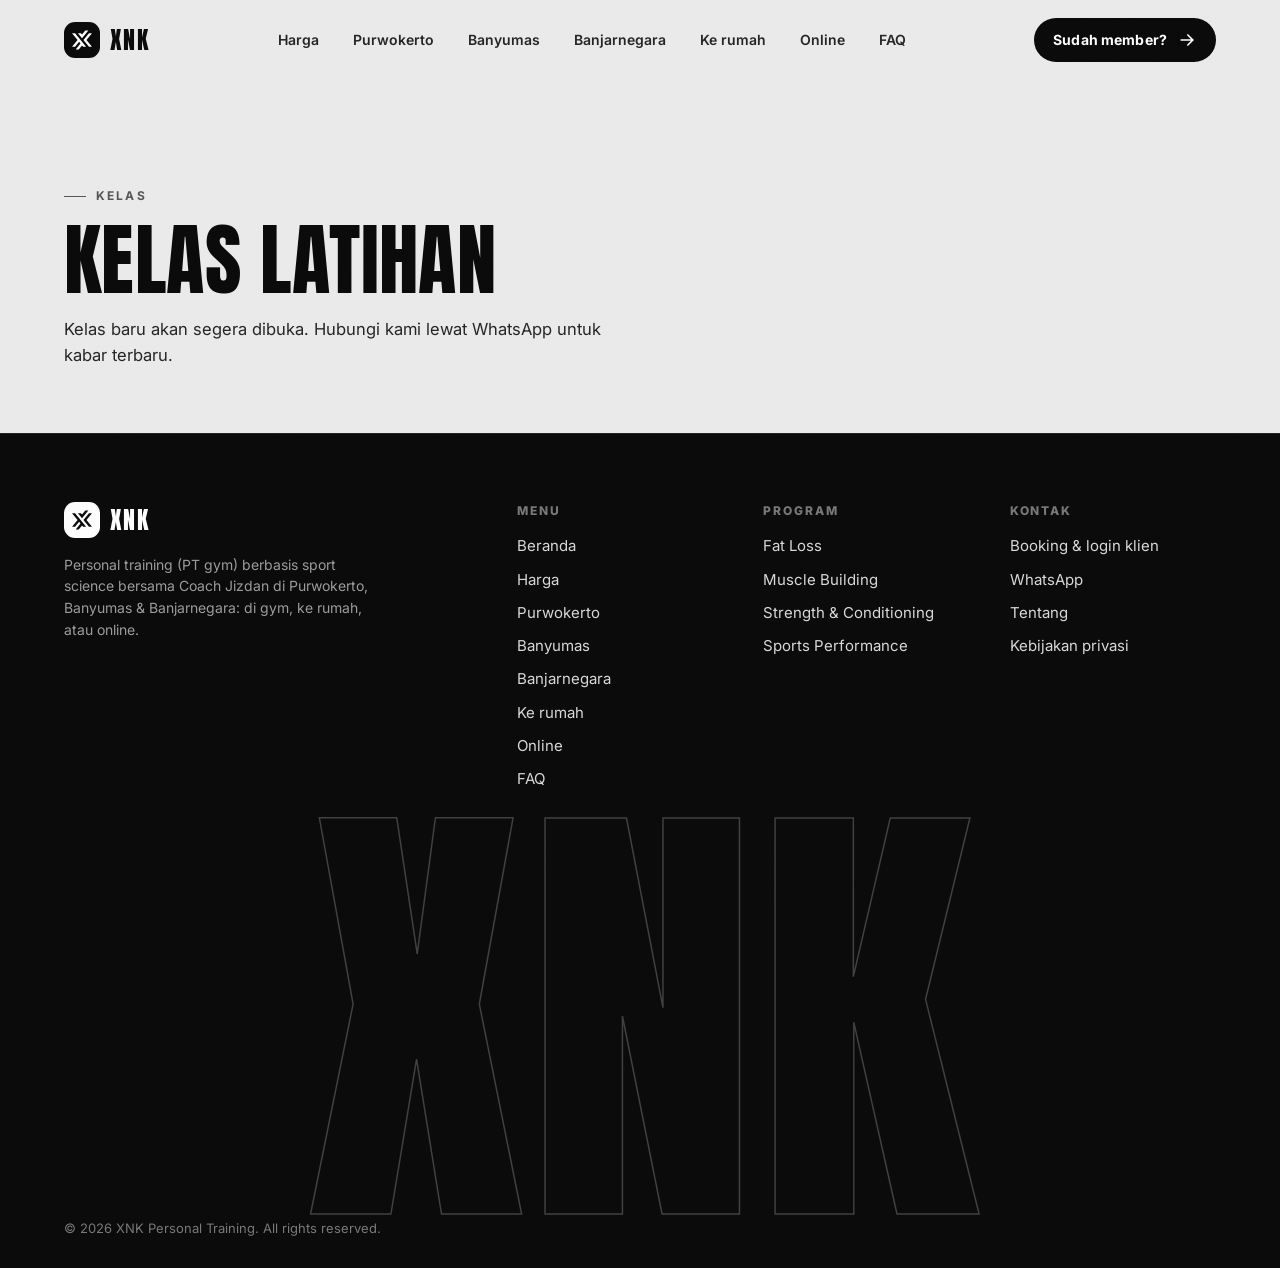
<file: kelas/index.html>
<!DOCTYPE html>
<html lang="id">
<head>
<meta charset="UTF-8">
<meta name="viewport" content="width=device-width, initial-scale=1, viewport-fit=cover">
<title>Kelas Latihan Coach Jizdan · XNK Personal Training</title>
<meta name="description" content="Jadwal dan harga kelas latihan Coach Jizdan di Purwokerto, Banyumas dan Banjarnegara.">
<link rel="canonical" href="https://xnkbooking.my.id/kelas/">
<meta name="robots" content="noindex, follow">
<meta name="theme-color" content="#ECECEC">
<meta property="og:type" content="website">
<meta property="og:site_name" content="XNK Personal Training">
<meta property="og:locale" content="id_ID">
<meta property="og:url" content="https://xnkbooking.my.id/kelas/">
<meta property="og:title" content="Kelas Latihan Coach Jizdan · XNK Personal Training">
<meta property="og:description" content="Jadwal dan harga kelas latihan Coach Jizdan di Purwokerto, Banyumas dan Banjarnegara.">
<meta property="og:image" content="https://xnkbooking.my.id/img/og.jpg">
<meta name="twitter:card" content="summary_large_image">
<link rel="icon" href="/favicon.svg" type="image/svg+xml">
<link rel="icon" href="/favicon.ico" sizes="16x16 32x32 48x48">
<link rel="icon" href="/favicon-32x32.png" type="image/png" sizes="32x32">
<link rel="icon" href="/favicon-16x16.png" type="image/png" sizes="16x16">
<link rel="icon" href="/icon-192.png" type="image/png" sizes="192x192">
<link rel="apple-touch-icon" href="/apple-touch-icon.png" sizes="180x180">
<link rel="mask-icon" href="/safari-pinned-tab.svg" color="#0B0B0B">
<link rel="manifest" href="/site.webmanifest">
<meta name="application-name" content="XNK Personal Training">
<meta name="apple-mobile-web-app-title" content="XNK">
<meta name="msapplication-config" content="/browserconfig.xml">
<meta name="msapplication-TileColor" content="#0B0B0B">
<link rel="preconnect" href="https://fonts.googleapis.com">
<link rel="preconnect" href="https://fonts.gstatic.com" crossorigin>
<link href="https://fonts.googleapis.com/css2?family=Anton&family=Inter:wght@400;500;600;700;800;900&display=swap" rel="stylesheet">
<link rel="stylesheet" href="/site.css">
<script type="application/ld+json">{"@context":"https://schema.org","@type":"BreadcrumbList","itemListElement":[{"@type":"ListItem","position":1,"name":"Beranda","item":"https://xnkbooking.my.id/"},{"@type":"ListItem","position":2,"name":"Kelas","item":"https://xnkbooking.my.id/kelas/"}]}</script>
</head>
<body>
<header class="nav" id="nav"><a class="logo" href="/" aria-label="XNK, beranda"><span class="logo-mark"><svg viewBox="0 0 948 895" fill="#fff" aria-hidden="true" focusable="false"><path fill-rule="evenodd" d="M630 2L774 2L475 365L280 128L425 128L476 190ZM1 128L145 128L670 768L526 768L474 706L319 895L176 895L403 619L337 536L145 768L1 768L263 449ZM806 130L947 130L687 448L947 768L806 768L543 448Z"/></svg></span><span class="logo-word">XNK</span></a><nav class="nav-links" aria-label="Menu"><a class="nav-link" href="/harga/">Harga</a><a class="nav-link" href="/personal-trainer-purwokerto/">Purwokerto</a><a class="nav-link" href="/personal-trainer-banyumas/">Banyumas</a><a class="nav-link" href="/personal-trainer-banjarnegara/">Banjarnegara</a><a class="nav-link" href="/personal-trainer-ke-rumah/">Ke rumah</a><a class="nav-link" href="/personal-trainer-online/">Online</a><a class="nav-link" href="/harga/#faq">FAQ</a></nav><a class="btn btn-dark btn-sm nav-cta" href="https://book.xnkbooking.my.id/">Sudah member?<svg class="icon arr" viewBox="0 0 24 24" fill="none" stroke="currentColor" stroke-width="2" stroke-linecap="round"><path d="M5 12h14M13 6l6 6-6 6"/></svg></a><button type="button" class="burger" id="burger" aria-label="Buka menu" aria-expanded="false" aria-controls="m-menu"><span></span><span></span></button></header>
<div class="m-menu" id="m-menu" aria-hidden="true"><nav class="m-menu-links" aria-label="Menu"><a href="/"><small>01</small>Beranda</a><a href="/harga/"><small>02</small>Harga</a><a href="/personal-trainer-purwokerto/"><small>03</small>Purwokerto</a><a href="/personal-trainer-banyumas/"><small>04</small>Banyumas</a><a href="/personal-trainer-banjarnegara/"><small>05</small>Banjarnegara</a><a href="/personal-trainer-ke-rumah/"><small>06</small>Ke rumah</a><a href="/personal-trainer-online/"><small>07</small>Online</a><a href="/harga/#faq"><small>08</small>FAQ</a></nav><div class="m-menu-foot"><a class="btn btn-light btn-block" href="https://book.xnkbooking.my.id/">Mulai Sekarang</a><a class="m-menu-wa" href="https://wa.me/6288221254305?text=Halo%20Coach%20Jizdan%2C%20saya%20mau%20tanya%20program%20personal%20training." rel="noopener">Chat WhatsApp →</a></div></div>
<main>
<section class="sec sec-hero"><div class="wrap"><p class="eyebrow">Kelas</p><h1 class="h2">Kelas latihan</h1><p class="lead">Kelas baru akan segera dibuka. Hubungi kami lewat WhatsApp untuk kabar terbaru.</p></div></section>
</main>
<footer class="footer"><div class="wrap footer-grid"><div class="footer-brand"><span class="logo"><span class="logo-mark logo-mark-light"><svg viewBox="0 0 948 895" fill="#0B0B0B" aria-hidden="true" focusable="false"><path fill-rule="evenodd" d="M630 2L774 2L475 365L280 128L425 128L476 190ZM1 128L145 128L670 768L526 768L474 706L319 895L176 895L403 619L337 536L145 768L1 768L263 449ZM806 130L947 130L687 448L947 768L806 768L543 448Z"/></svg></span><span class="logo-word">XNK</span></span><p>Personal training (PT gym) berbasis sport science bersama Coach Jizdan di Purwokerto, Banyumas &amp; Banjarnegara: di gym, ke rumah, atau online.</p></div><div class="footer-col"><p class="footer-h">Menu</p><a href="/">Beranda</a><a href="/harga/">Harga</a><a href="/personal-trainer-purwokerto/">Purwokerto</a><a href="/personal-trainer-banyumas/">Banyumas</a><a href="/personal-trainer-banjarnegara/">Banjarnegara</a><a href="/personal-trainer-ke-rumah/">Ke rumah</a><a href="/personal-trainer-online/">Online</a><a href="/harga/#faq">FAQ</a></div><div class="footer-col"><p class="footer-h">Program</p><a href="/program/fat-loss/">Fat Loss</a><a href="/program/muscle-building/">Muscle Building</a><a href="/program/strength-conditioning/">Strength &amp; Conditioning</a><a href="/program/sports-performance/">Sports Performance</a></div><div class="footer-col"><p class="footer-h">Kontak</p><a href="https://book.xnkbooking.my.id/">Booking &amp; login klien</a><a href="https://wa.me/6288221254305?text=Halo%20Coach%20Jizdan%2C%20saya%20mau%20tanya%20program%20personal%20training." rel="noopener">WhatsApp</a><a href="/tentang/">Tentang</a><a href="/privasi/">Kebijakan privasi</a></div></div><div class="footer-giant" aria-hidden="true">XNK</div><p class="wrap footer-copy">&copy; 2026 XNK Personal Training. All rights reserved.</p></footer>
<script>(function(){var b=document.getElementById("burger"),n=document.getElementById("nav"),m=document.getElementById("m-menu");function t(o){document.body.classList.toggle("menu-open",o);b.setAttribute("aria-expanded",o);m.setAttribute("aria-hidden",!o);}b.addEventListener("click",function(){t(!document.body.classList.contains("menu-open"));});m.addEventListener("click",function(e){if(e.target.closest("a"))t(false);});function s(){n.classList.toggle("scrolled",window.pageYOffset>20);}window.addEventListener("scroll",s,{passive:true});s();var seg=document.querySelector(".seg");if(seg)seg.addEventListener("click",function(e){var a=e.target.closest(".toggle-btn");if(!a)return;[].forEach.call(seg.children,function(x){x.classList.toggle("active",x===a);});});document.addEventListener("pointermove",function(e){var c=e.target.closest&&e.target.closest(".price");if(!c)return;var r=c.getBoundingClientRect();c.style.setProperty("--mx",(e.clientX-r.left)+"px");c.style.setProperty("--my",(e.clientY-r.top)+"px");});})();</script>
</body>
</html>
</file>
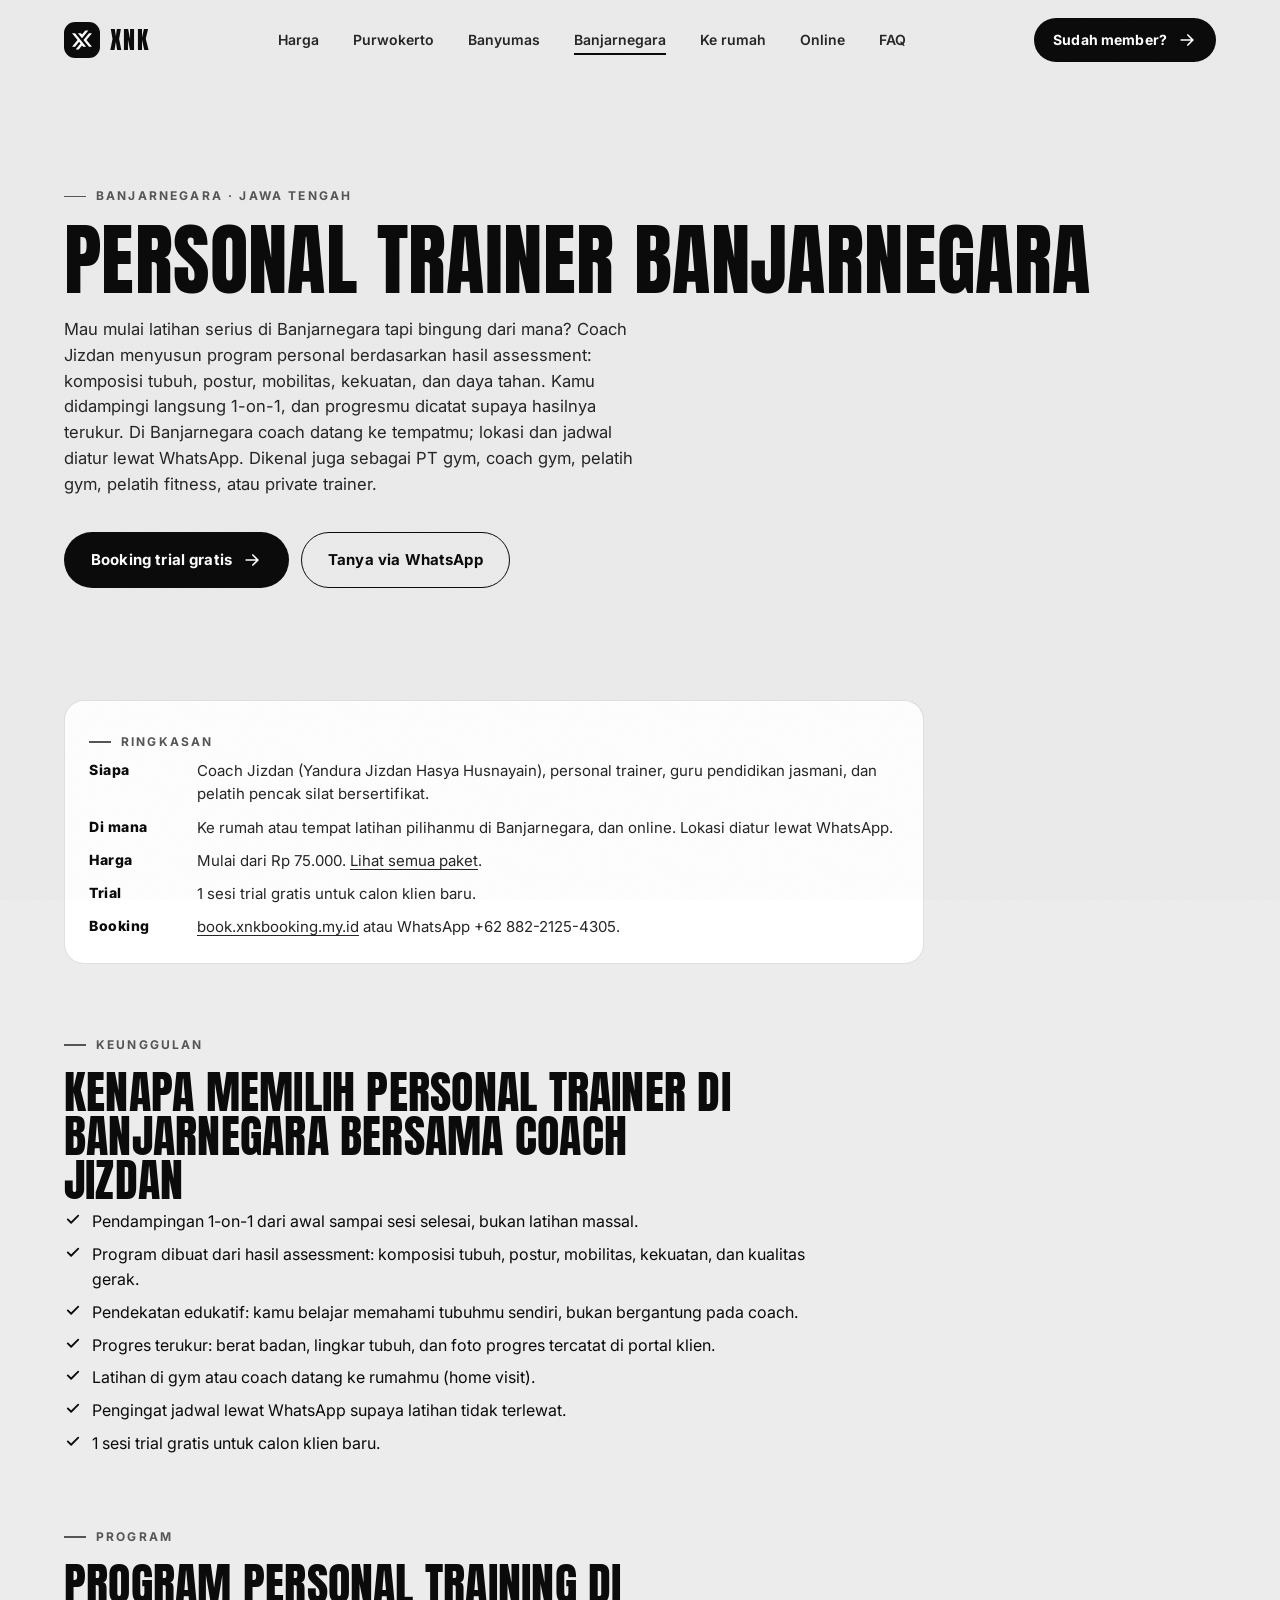
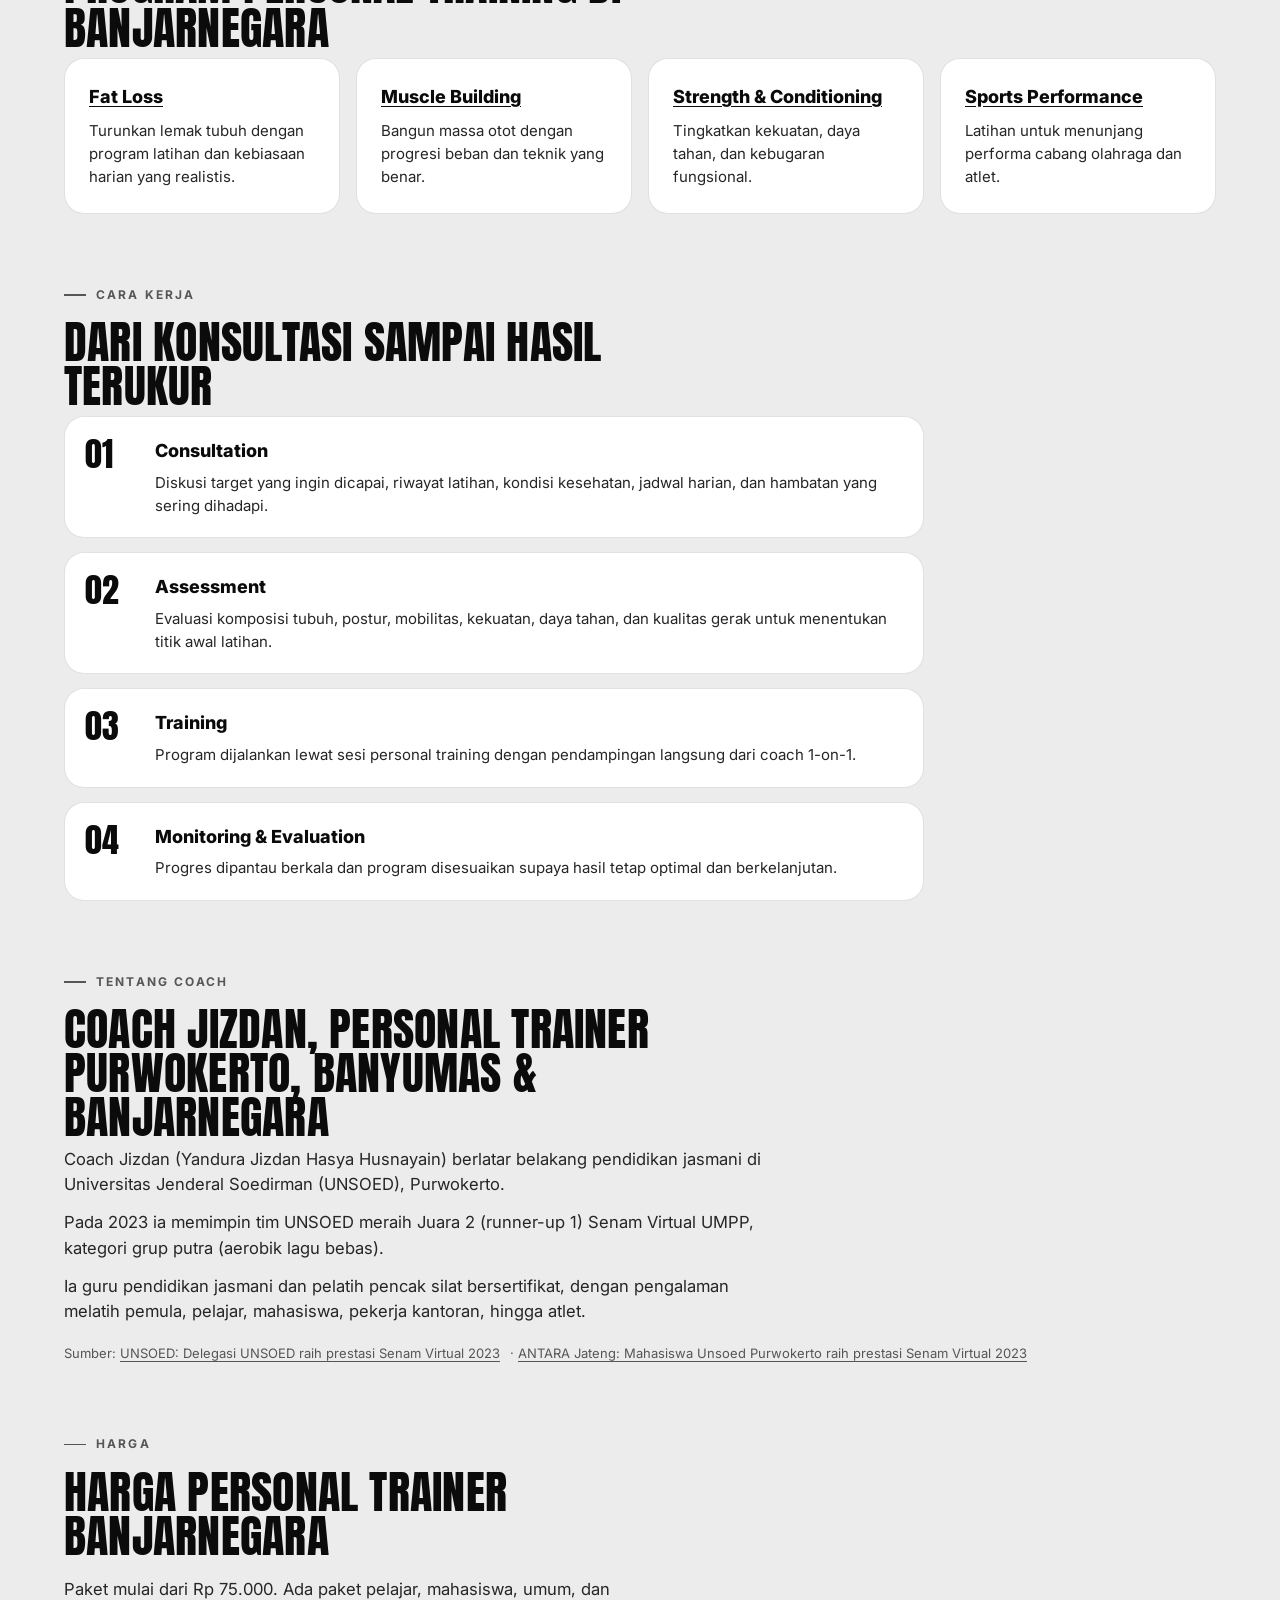
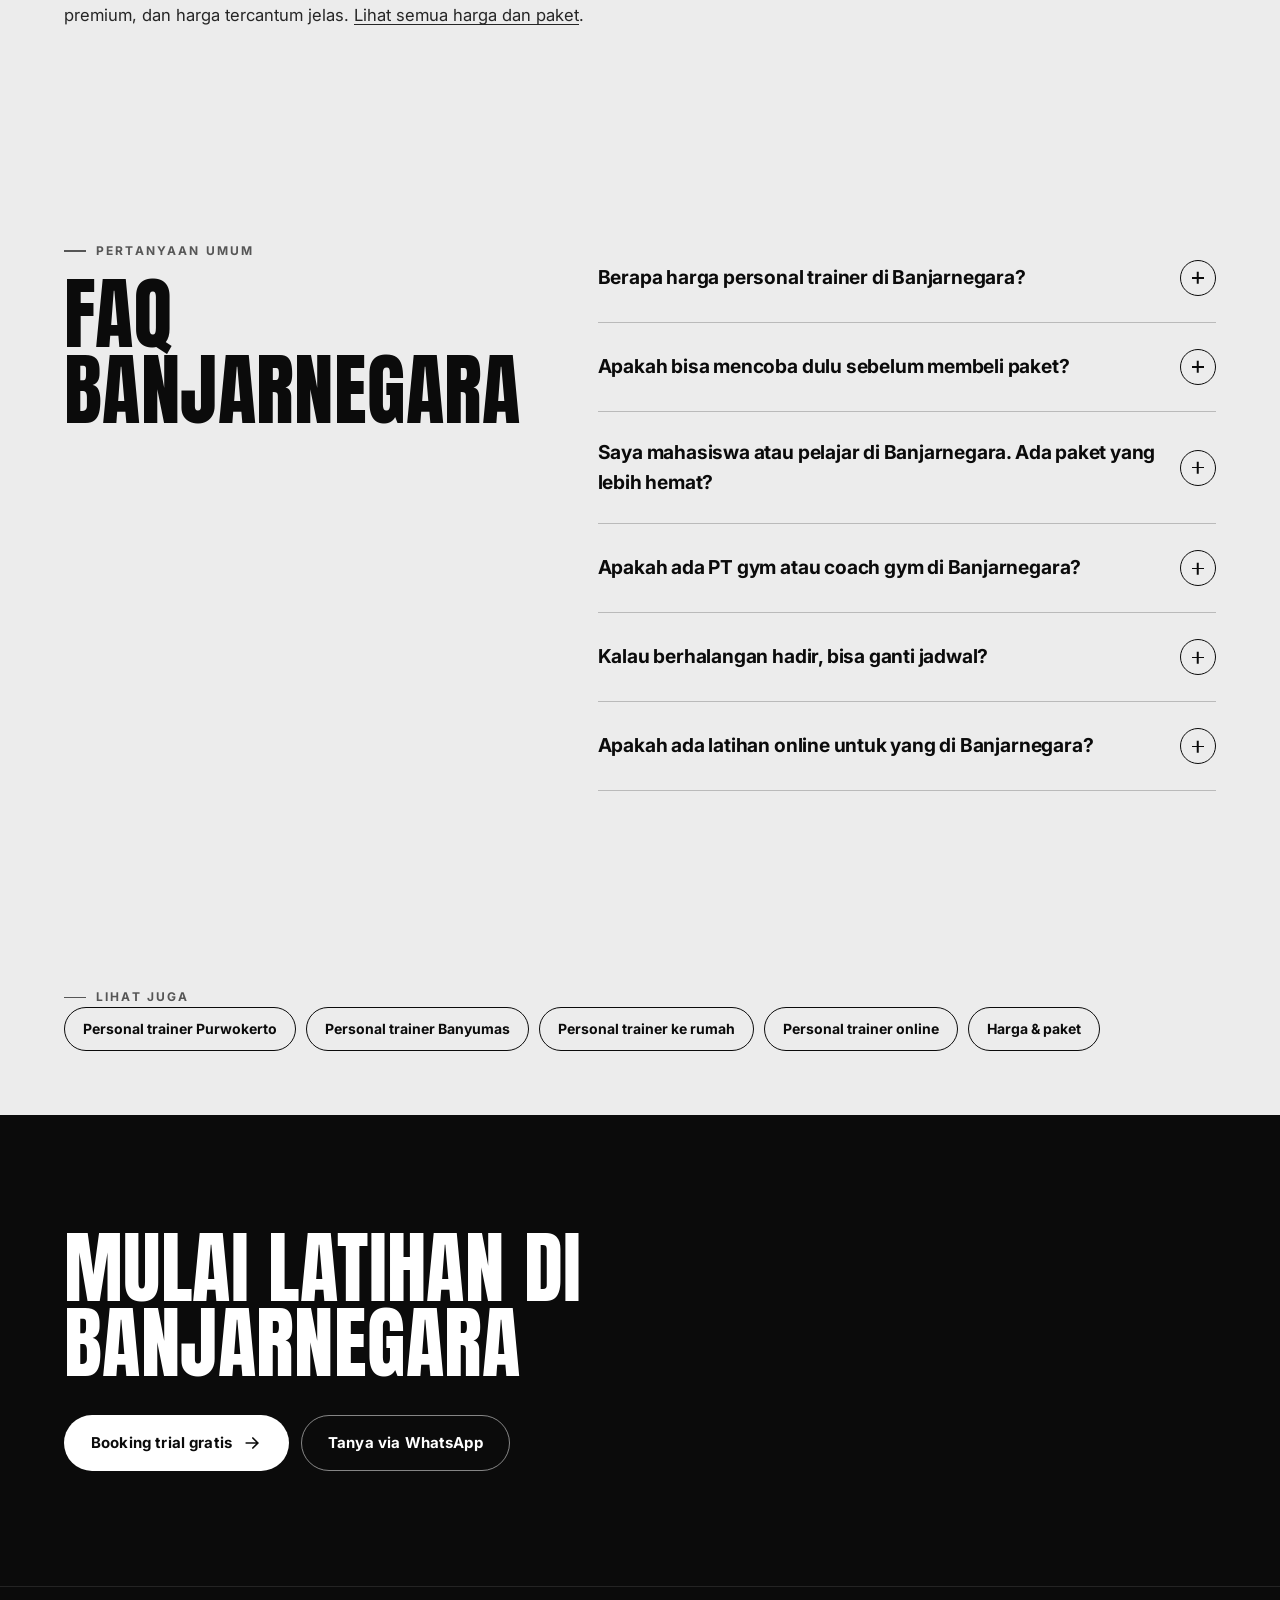
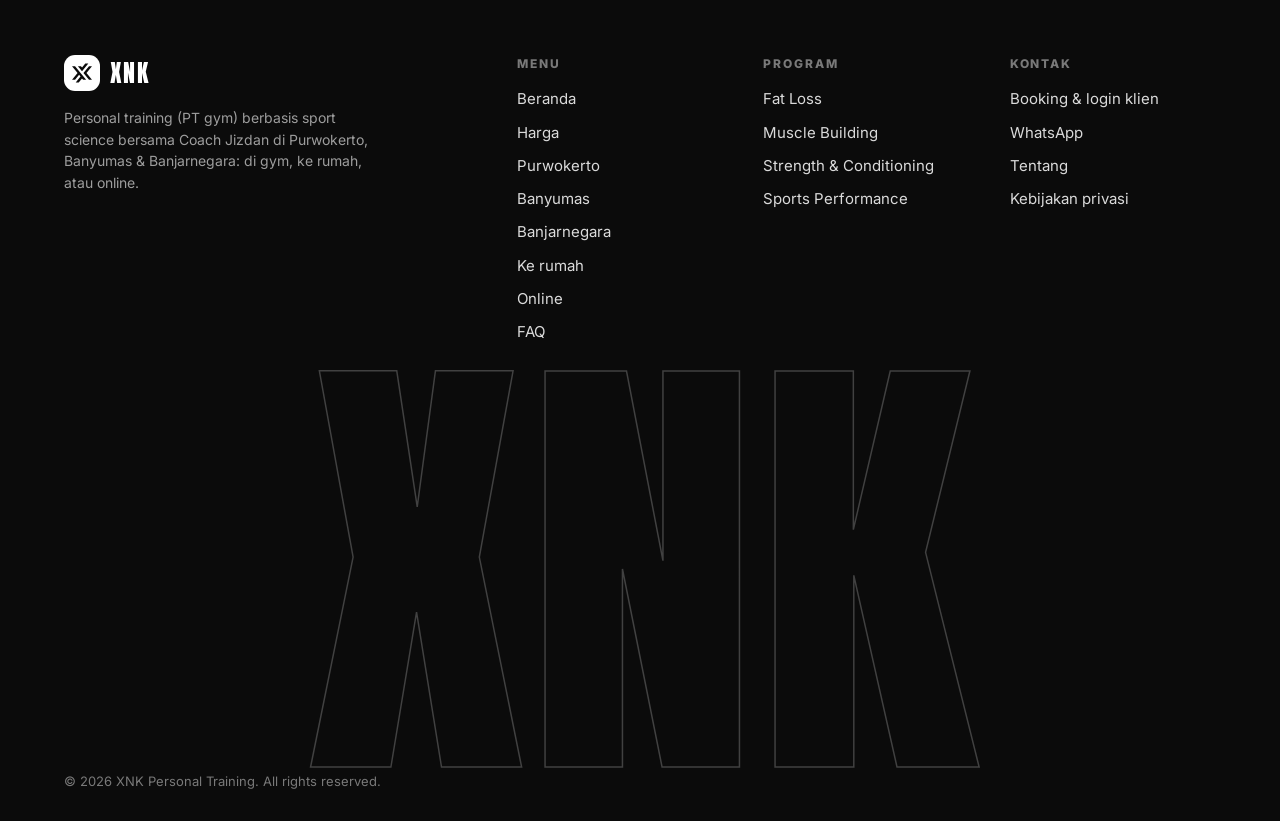
<file: personal-trainer-banjarnegara/index.html>
<!DOCTYPE html>
<html lang="id">
<head>
<meta charset="UTF-8">
<meta name="viewport" content="width=device-width, initial-scale=1, viewport-fit=cover">
<title>Personal Trainer Banjarnegara (PT Gym) · Coach Jizdan | Trial Gratis</title>
<meta name="description" content="PT gym &amp; personal trainer Banjarnegara: Coach Jizdan, guru PJOK &amp; pelatih pencak silat. Bisa datang ke rumah. Fat loss, otot, strength. Trial gratis.">
<link rel="canonical" href="https://xnkbooking.my.id/personal-trainer-banjarnegara/">
<meta name="robots" content="index, follow, max-image-preview:large">
<meta name="theme-color" content="#ECECEC">
<meta property="og:type" content="website">
<meta property="og:site_name" content="XNK Personal Training">
<meta property="og:locale" content="id_ID">
<meta property="og:url" content="https://xnkbooking.my.id/personal-trainer-banjarnegara/">
<meta property="og:title" content="Personal Trainer Banjarnegara (PT Gym) · Coach Jizdan | Trial Gratis">
<meta property="og:description" content="PT gym &amp; personal trainer Banjarnegara: Coach Jizdan, guru PJOK &amp; pelatih pencak silat. Bisa datang ke rumah. Fat loss, otot, strength. Trial gratis.">
<meta property="og:image" content="https://xnkbooking.my.id/img/og.jpg">
<meta name="twitter:card" content="summary_large_image">
<link rel="icon" href="/favicon.svg" type="image/svg+xml">
<link rel="icon" href="/favicon.ico" sizes="16x16 32x32 48x48">
<link rel="icon" href="/favicon-32x32.png" type="image/png" sizes="32x32">
<link rel="icon" href="/favicon-16x16.png" type="image/png" sizes="16x16">
<link rel="icon" href="/icon-192.png" type="image/png" sizes="192x192">
<link rel="apple-touch-icon" href="/apple-touch-icon.png" sizes="180x180">
<link rel="mask-icon" href="/safari-pinned-tab.svg" color="#0B0B0B">
<link rel="manifest" href="/site.webmanifest">
<meta name="application-name" content="XNK Personal Training">
<meta name="apple-mobile-web-app-title" content="XNK">
<meta name="msapplication-config" content="/browserconfig.xml">
<meta name="msapplication-TileColor" content="#0B0B0B">
<link rel="preconnect" href="https://fonts.googleapis.com">
<link rel="preconnect" href="https://fonts.gstatic.com" crossorigin>
<link href="https://fonts.googleapis.com/css2?family=Anton&family=Inter:wght@400;500;600;700;800;900&display=swap" rel="stylesheet">
<link rel="stylesheet" href="/site.css">
<script type="application/ld+json">{"@context":"https://schema.org","@type":"ProfessionalService","@id":"https://xnkbooking.my.id/#business","name":"XNK Personal Training","alternateName":"Coach Jizdan · Personal Trainer","url":"https://xnkbooking.my.id/","image":["https://xnkbooking.my.id/img/og.jpg","https://xnkbooking.my.id/logo-512.png"],"logo":{"@type":"ImageObject","@id":"https://xnkbooking.my.id/#logo","url":"https://xnkbooking.my.id/logo-512.png","contentUrl":"https://xnkbooking.my.id/logo-512.png","width":512,"height":512,"caption":"XNK Personal Training"},"telephone":"+6288221254305","description":"Personal trainer (PT gym, coach gym) berbasis sport science di Purwokerto, Banyumas & Banjarnegara: latihan di gym, ke rumah, atau online. Fat loss, muscle building, strength & conditioning, sports performance. 1 sesi trial gratis.","areaServed":[{"@type":"City","name":"Purwokerto"},{"@type":"AdministrativeArea","name":"Kabupaten Banyumas"},{"@type":"City","name":"Sokaraja"},{"@type":"City","name":"Baturraden"},{"@type":"City","name":"Banjarnegara"}],"inLanguage":"id","priceRange":"Rp","keywords":"personal trainer, PT gym, coach gym, pelatih gym, pelatih fitness, private trainer, personal trainer ke rumah, fat loss, diet, muscle building, strength and conditioning, Purwokerto, Kabupaten Banyumas, Sokaraja, Baturraden, Banjarnegara","founder":{"@type":"Person","@id":"https://xnkbooking.my.id/#coach","name":"Coach Jizdan","legalName":"Yandura Jizdan Hasya Husnayain","alternateName":["Coach Jizdan","Jizdan"],"jobTitle":"Personal Trainer","knowsAbout":["Fat Loss","Muscle Building","Strength & Conditioning","Sports Performance","Personal training","Latihan beban","Penurunan berat badan","Pencak silat","Pendidikan jasmani"],"sameAs":["https://www.instagram.com/jiz.dan/"],"alumniOf":{"@type":"CollegeOrUniversity","name":"Universitas Jenderal Soedirman","sameAs":"https://www.unsoed.ac.id/"},"award":"Juara 2 Senam Virtual UMPP 2023, kategori grup putra (aerobik lagu bebas)","subjectOf":[{"@type":"WebPage","name":"UNSOED: Delegasi UNSOED raih prestasi Senam Virtual 2023","url":"https://old.unsoed.ac.id/id/delegasi-unsoed-raih-prestasi-senam-virtual-2023"},{"@type":"WebPage","name":"ANTARA Jateng: Mahasiswa Unsoed Purwokerto raih prestasi Senam Virtual 2023","url":"https://jateng.antaranews.co/berita/487353/mahaiswa-unsoed-purwokerto-raih-prestasi-senam-virtual-2023"}]},"makesOffer":[{"@type":"Offer","itemOffered":{"@type":"Service","name":"Fat Loss","url":"https://xnkbooking.my.id/program/fat-loss/"}},{"@type":"Offer","itemOffered":{"@type":"Service","name":"Muscle Building","url":"https://xnkbooking.my.id/program/muscle-building/"}},{"@type":"Offer","itemOffered":{"@type":"Service","name":"Strength & Conditioning","url":"https://xnkbooking.my.id/program/strength-conditioning/"}},{"@type":"Offer","itemOffered":{"@type":"Service","name":"Sports Performance","url":"https://xnkbooking.my.id/program/sports-performance/"}},{"@type":"Offer","itemOffered":{"@type":"Service","name":"Personal training ke rumah","url":"https://xnkbooking.my.id/personal-trainer-ke-rumah/"}},{"@type":"Offer","itemOffered":{"@type":"Service","name":"Personal training online","url":"https://xnkbooking.my.id/personal-trainer-online/"}}],"sameAs":["https://www.instagram.com/jiz.dan/"],"knowsLanguage":"id","contactPoint":{"@type":"ContactPoint","contactType":"customer service","telephone":"+6288221254305","availableLanguage":"id","areaServed":"ID"},"location":[{"@type":"Place","name":"Wellness Gym","address":{"@type":"PostalAddress","streetAddress":"Jl. Jatisari No.24, Karangmiri, Sumampir, Purwokerto Utara, Kabupaten Banyumas","addressLocality":"Purwokerto","addressRegion":"Jawa Tengah","addressCountry":"ID","postalCode":"53125"},"hasMap":"https://share.google/h8p1TyW3msOq0gavc"}],"hasOfferCatalog":{"@type":"OfferCatalog","name":"Paket Personal Training","url":"https://xnkbooking.my.id/harga/","itemListElement":[{"@type":"OfferCatalog","name":"Student","itemListElement":[{"@type":"Offer","name":"Student Basic","price":"250000","priceCurrency":"IDR","url":"https://xnkbooking.my.id/harga/#STUDENT_BASIC","availability":"https://schema.org/InStock","description":"Paket pelajar untuk memulai latihan dengan biaya terjangkau"},{"@type":"Offer","name":"Student Plus","price":"450000","priceCurrency":"IDR","url":"https://xnkbooking.my.id/harga/#STUDENT_PLUS","availability":"https://schema.org/InStock","description":"Paket pelajar dengan frekuensi latihan lebih tinggi"},{"@type":"Offer","name":"Student Pro","price":"500000","priceCurrency":"IDR","url":"https://xnkbooking.my.id/harga/#STUDENT_PRO","availability":"https://schema.org/InStock","description":"Paket pelajar untuk progres latihan yang lebih optimal"},{"@type":"Offer","name":"1 Sesi","price":"75000","priceCurrency":"IDR","url":"https://xnkbooking.my.id/harga/#STUDENT_1S","availability":"https://schema.org/InStock","description":"Hanya Pendampingan 1 Sesi"}]},{"@type":"OfferCatalog","name":"College","itemListElement":[{"@type":"Offer","name":"Mahasiswa Session Only","price":"250000","priceCurrency":"IDR","url":"https://xnkbooking.my.id/harga/#PT001","availability":"https://schema.org/InStock","description":"Sesi latihan fleksibel, simpel, hemat tanpa komitmen program"},{"@type":"Offer","name":"Mahasiswa Session Only","price":"450000","priceCurrency":"IDR","url":"https://xnkbooking.my.id/harga/#PT002","availability":"https://schema.org/InStock","description":"Sesi latihan fleksibel, simpel, hemat tanpa komitmen program"},{"@type":"Offer","name":"Mahasiswa Paket Pelatihan Core","price":"400000","priceCurrency":"IDR","url":"https://xnkbooking.my.id/harga/#PT005","availability":"https://schema.org/InStock","description":"Program latihan terstruktur dengan pendampingan langsung"},{"@type":"Offer","name":"Mahasiswa Paket Pelatihan Core","price":"700000","priceCurrency":"IDR","url":"https://xnkbooking.my.id/harga/#PT006","availability":"https://schema.org/InStock","description":"Program latihan terstruktur dengan pendampingan langsung"},{"@type":"Offer","name":"Mahasiswa Paket Pelatihan Core","price":"900000","priceCurrency":"IDR","url":"https://xnkbooking.my.id/harga/#PT007","availability":"https://schema.org/InStock","description":"Program latihan terstruktur dengan pendampingan langsung"},{"@type":"Offer","name":"1 Sesi","price":"75000","priceCurrency":"IDR","url":"https://xnkbooking.my.id/harga/#PT_1S","availability":"https://schema.org/InStock","description":"Hanya Pendampingan 1 Sesi"}]},{"@type":"OfferCatalog","name":"Regular","itemListElement":[{"@type":"Offer","name":"Umum Session Only","price":"350000","priceCurrency":"IDR","url":"https://xnkbooking.my.id/harga/#PT003","availability":"https://schema.org/InStock","description":"Sesi latihan fleksibel, simpel, hemat tanpa komitmen program"},{"@type":"Offer","name":"Umum Session Only","price":"650000","priceCurrency":"IDR","url":"https://xnkbooking.my.id/harga/#PT004","availability":"https://schema.org/InStock","description":"Sesi latihan fleksibel, simpel, hemat tanpa komitmen program"},{"@type":"Offer","name":"Umum Paket Pelatihan Core","price":"500000","priceCurrency":"IDR","url":"https://xnkbooking.my.id/harga/#PT008","availability":"https://schema.org/InStock","description":"Program latihan terstruktur dengan pendampingan langsung"},{"@type":"Offer","name":"Umum Paket Pelatihan Core","price":"900000","priceCurrency":"IDR","url":"https://xnkbooking.my.id/harga/#PT009","availability":"https://schema.org/InStock","description":"Program latihan terstruktur dengan pendampingan langsung"},{"@type":"Offer","name":"Umum Paket Pelatihan Core","price":"1200000","priceCurrency":"IDR","url":"https://xnkbooking.my.id/harga/#PT010","availability":"https://schema.org/InStock","description":"Program latihan terstruktur dengan pendampingan langsung"},{"@type":"Offer","name":"1 Sesi","price":"75000","priceCurrency":"IDR","url":"https://xnkbooking.my.id/harga/#PT_1SR","availability":"https://schema.org/InStock","description":"Hanya Pendampingan 1 Sesi"}]},{"@type":"OfferCatalog","name":"Premium","itemListElement":[{"@type":"Offer","name":"Mahasiswa Pelatihan Penuh Premium","price":"900000","priceCurrency":"IDR","url":"https://xnkbooking.my.id/harga/#PT011","availability":"https://schema.org/InStock","description":"All-in coaching dengan pendampingan prioritas"},{"@type":"Offer","name":"Mahasiswa Pelatihan Penuh Premium","price":"1200000","priceCurrency":"IDR","url":"https://xnkbooking.my.id/harga/#PT012","availability":"https://schema.org/InStock","description":"All-in coaching dengan pendampingan prioritas"},{"@type":"Offer","name":"Umum Pelatihan Penuh Premium","price":"1100000","priceCurrency":"IDR","url":"https://xnkbooking.my.id/harga/#PT013","availability":"https://schema.org/InStock","description":"All-in coaching dengan pendampingan prioritas"},{"@type":"Offer","name":"Umum Pelatihan Penuh Premium","price":"1500000","priceCurrency":"IDR","url":"https://xnkbooking.my.id/harga/#PT014","availability":"https://schema.org/InStock","description":"All-in coaching dengan pendampingan prioritas"},{"@type":"Offer","name":"1 Sesi","price":"75000","priceCurrency":"IDR","url":"https://xnkbooking.my.id/harga/#PT_1SP","availability":"https://schema.org/InStock","description":"Hanya Pendampingan 1 Sesi"},{"@type":"Offer","name":"Meal Plan Only","price":"400000","priceCurrency":"IDR","url":"https://xnkbooking.my.id/harga/#PKG-20261126-V4AI","availability":"https://schema.org/InStock"},{"@type":"Offer","name":"Meal Plan + Konsultasi Gizi","price":"1200000","priceCurrency":"IDR","url":"https://xnkbooking.my.id/harga/#PKG-20261126-SSW1","availability":"https://schema.org/InStock"}]},{"@type":"OfferCatalog","name":"Core","itemListElement":[{"@type":"Offer","name":"Couple - Program 8 Session","price":"2000000","priceCurrency":"IDR","url":"https://xnkbooking.my.id/harga/#PKG-20261001-CQF3","availability":"https://schema.org/InStock","description":"Paket personal training untuk dua orang dengan 8 sesi selama 1 bulan. Latihan terarah dengan jadwal fleksibel, disesuaikan dengan tujuan dan kemampuan masing-masing peserta."},{"@type":"Offer","name":"Couple - Program 4 Session","price":"1100000","priceCurrency":"IDR","url":"https://xnkbooking.my.id/harga/#PKG-20261011-S463","availability":"https://schema.org/InStock","description":"Paket personal training untuk dua orang dengan 4 sesi selama 1 bulan. Latihan terarah dengan jadwal fleksibel, disesuaikan dengan tujuan dan kemampuan masing-masing peserta."},{"@type":"Offer","name":"Trio - Program 4 Session","price":"1900000","priceCurrency":"IDR","url":"https://xnkbooking.my.id/harga/#PKG-20261011-VJOU","availability":"https://schema.org/InStock","description":"Paket personal training untuk tiga orang dengan 4 pertemuan dan program latihan bersama yang terstruktur. Berlatih bersama teman dengan pendampingan trainer serta penyesuaian beban dan tingkat kesulitan sesuai kemampuan masing-masing."},{"@type":"Offer","name":"Trio - Program 8 Session","price":"2800000","priceCurrency":"IDR","url":"https://xnkbooking.my.id/harga/#PKG-20261001-N3V5","availability":"https://schema.org/InStock","description":"Paket personal training untuk tiga orang dengan 8 pertemuan dan program latihan bersama yang terstruktur. Berlatih bersama teman dengan pendampingan trainer serta penyesuaian beban dan tingkat kesulitan sesuai kemampuan masing-masing."},{"@type":"Offer","name":"Program Only","price":"1000000","priceCurrency":"IDR","url":"https://xnkbooking.my.id/harga/#PKG-20261001-OQFB","availability":"https://schema.org/InStock","description":"Program latihan personal untuk kamu yang ingin berlatih mandiri dengan panduan terstruktur. Disusun berdasarkan tujuan, pengalaman latihan, jadwal, dan ketersediaan alat."},{"@type":"Offer","name":"ONLINE PERSONAL COACHING","price":"1500000","priceCurrency":"IDR","url":"https://xnkbooking.my.id/harga/#PKG-20261001-VMFO","availability":"https://schema.org/InStock","description":"Pendampingan latihan online untuk kamu yang ingin berlatih mandiri dengan arahan personal trainer. Dilengkapi program latihan personal, evaluasi mingguan, dan feedback teknik melalui video."},{"@type":"Offer","name":"FULL BODY CIRCUIT","price":"3000000","priceCurrency":"IDR","url":"https://xnkbooking.my.id/harga/#PKG-20261001-C9N9","availability":"https://schema.org/InStock","description":"Kelas workout berkelompok selama 45 menit yang menggabungkan bodyweight, dumbbell, dan latihan core untuk melatih daya tahan otot serta kebugaran umum. Dipandu personal trainer dengan koreksi teknik dan penyesuaian intensitas sesuai kemampuan. Maksimal 8 peserta per kelas. Harga berlaku per orang."}]}]}}</script>
<script type="application/ld+json">{"@context":"https://schema.org","@type":"Service","@id":"https://xnkbooking.my.id/personal-trainer-banjarnegara/#service","name":"Personal Trainer Banjarnegara","serviceType":"Personal training","url":"https://xnkbooking.my.id/personal-trainer-banjarnegara/","provider":{"@id":"https://xnkbooking.my.id/#business"},"areaServed":[{"@type":"City","name":"Banjarnegara"}],"inLanguage":"id","offers":{"@type":"AggregateOffer","priceCurrency":"IDR","lowPrice":"75000","highPrice":"3000000","offerCount":"30","url":"https://xnkbooking.my.id/harga/"}}</script>
<script type="application/ld+json">{"@context":"https://schema.org","@type":"FAQPage","mainEntity":[{"@type":"Question","name":"Berapa harga personal trainer di Banjarnegara?","acceptedAnswer":{"@type":"Answer","text":"Harga mengikuti paket, mulai dari Rp 75.000. Tersedia paket pelajar, mahasiswa, umum, dan premium. Daftar lengkapnya ada di halaman harga."}},{"@type":"Question","name":"Apakah bisa mencoba dulu sebelum membeli paket?","acceptedAnswer":{"@type":"Answer","text":"Bisa. Ada 1 sesi trial gratis untuk calon klien baru, jadi kamu bisa merasakan cara latihan dan pendampingan coach lebih dulu."}},{"@type":"Question","name":"Saya mahasiswa atau pelajar di Banjarnegara. Ada paket yang lebih hemat?","acceptedAnswer":{"@type":"Answer","text":"Ada paket khusus pelajar dan mahasiswa, termasuk opsi sesi satuan tanpa komitmen program. Cek halaman harga untuk detailnya."}},{"@type":"Question","name":"Apakah ada PT gym atau coach gym di Banjarnegara?","acceptedAnswer":{"@type":"Answer","text":"Ada. Coach Jizdan melayani personal training (sering disebut PT gym atau coach gym) di Banjarnegara. Karena tidak ada gym tetap di Banjarnegara, coach datang ke rumahmu atau tempat latihan yang kamu pilih; atur lokasinya lewat WhatsApp."}},{"@type":"Question","name":"Kalau berhalangan hadir, bisa ganti jadwal?","acceptedAnswer":{"@type":"Answer","text":"Bisa. Hubungi coach lewat WhatsApp minimal 2 jam sebelum sesi untuk reschedule tanpa penalti."}},{"@type":"Question","name":"Apakah ada latihan online untuk yang di Banjarnegara?","acceptedAnswer":{"@type":"Answer","text":"Ada. Personal training online tersedia untuk kamu yang jadwalnya padat atau tidak bisa datang langsung. Lihat halaman personal trainer online."}}]}</script>
<script type="application/ld+json">{"@context":"https://schema.org","@type":"BreadcrumbList","itemListElement":[{"@type":"ListItem","position":1,"name":"Beranda","item":"https://xnkbooking.my.id/"},{"@type":"ListItem","position":2,"name":"Personal Trainer Banjarnegara","item":"https://xnkbooking.my.id/personal-trainer-banjarnegara/"}]}</script>
<script type="application/ld+json">{"@context":"https://schema.org","@type":"WebPage","@id":"https://xnkbooking.my.id/personal-trainer-banjarnegara/#webpage","url":"https://xnkbooking.my.id/personal-trainer-banjarnegara/","name":"Personal Trainer Banjarnegara (PT Gym) · Coach Jizdan | Trial Gratis","description":"PT gym & personal trainer Banjarnegara: Coach Jizdan, guru PJOK & pelatih pencak silat. Bisa datang ke rumah. Fat loss, otot, strength. Trial gratis.","inLanguage":"id","isPartOf":{"@id":"https://xnkbooking.my.id/#website"},"about":{"@id":"https://xnkbooking.my.id/#business"},"dateModified":"2026-11-26"}</script>
</head>
<body>
<header class="nav" id="nav"><a class="logo" href="/" aria-label="XNK, beranda"><span class="logo-mark"><svg viewBox="0 0 948 895" fill="#fff" aria-hidden="true" focusable="false"><path fill-rule="evenodd" d="M630 2L774 2L475 365L280 128L425 128L476 190ZM1 128L145 128L670 768L526 768L474 706L319 895L176 895L403 619L337 536L145 768L1 768L263 449ZM806 130L947 130L687 448L947 768L806 768L543 448Z"/></svg></span><span class="logo-word">XNK</span></a><nav class="nav-links" aria-label="Menu"><a class="nav-link" href="/harga/">Harga</a><a class="nav-link" href="/personal-trainer-purwokerto/">Purwokerto</a><a class="nav-link" href="/personal-trainer-banyumas/">Banyumas</a><a class="nav-link" aria-current="page" href="/personal-trainer-banjarnegara/">Banjarnegara</a><a class="nav-link" href="/personal-trainer-ke-rumah/">Ke rumah</a><a class="nav-link" href="/personal-trainer-online/">Online</a><a class="nav-link" href="/harga/#faq">FAQ</a></nav><a class="btn btn-dark btn-sm nav-cta" href="https://book.xnkbooking.my.id/">Sudah member?<svg class="icon arr" viewBox="0 0 24 24" fill="none" stroke="currentColor" stroke-width="2" stroke-linecap="round"><path d="M5 12h14M13 6l6 6-6 6"/></svg></a><button type="button" class="burger" id="burger" aria-label="Buka menu" aria-expanded="false" aria-controls="m-menu"><span></span><span></span></button></header>
<div class="m-menu" id="m-menu" aria-hidden="true"><nav class="m-menu-links" aria-label="Menu"><a href="/"><small>01</small>Beranda</a><a href="/harga/"><small>02</small>Harga</a><a href="/personal-trainer-purwokerto/"><small>03</small>Purwokerto</a><a href="/personal-trainer-banyumas/"><small>04</small>Banyumas</a><a href="/personal-trainer-banjarnegara/"><small>05</small>Banjarnegara</a><a href="/personal-trainer-ke-rumah/"><small>06</small>Ke rumah</a><a href="/personal-trainer-online/"><small>07</small>Online</a><a href="/harga/#faq"><small>08</small>FAQ</a></nav><div class="m-menu-foot"><a class="btn btn-light btn-block" href="https://book.xnkbooking.my.id/">Mulai Sekarang</a><a class="m-menu-wa" href="https://wa.me/6288221254305?text=Halo%20Coach%20Jizdan%2C%20saya%20mau%20tanya%20program%20personal%20training." rel="noopener">Chat WhatsApp →</a></div></div>
<main>
<section class="sec sec-hero"><div class="wrap"><p class="eyebrow">Banjarnegara · Jawa Tengah</p><h1 class="h2">Personal Trainer Banjarnegara</h1><p class="lead">Mau mulai latihan serius di Banjarnegara tapi bingung dari mana? Coach Jizdan menyusun program personal berdasarkan hasil assessment: komposisi tubuh, postur, mobilitas, kekuatan, dan daya tahan. Kamu didampingi langsung 1-on-1, dan progresmu dicatat supaya hasilnya terukur. Di Banjarnegara coach datang ke tempatmu; lokasi dan jadwal diatur lewat WhatsApp. Dikenal juga sebagai PT gym, coach gym, pelatih gym, pelatih fitness, atau private trainer.</p><div class="hero-actions"><a class="btn btn-dark" href="https://book.xnkbooking.my.id/">Booking trial gratis<svg class="icon arr" viewBox="0 0 24 24" fill="none" stroke="currentColor" stroke-width="2" stroke-linecap="round"><path d="M5 12h14M13 6l6 6-6 6"/></svg></a><a class="btn btn-line" href="https://wa.me/6288221254305?text=Halo%20Coach%20Jizdan%2C%20saya%20mau%20tanya%20personal%20training%20di%20Banjarnegara." rel="noopener">Tanya via WhatsApp</a></div></div></section><section class="sec sec-paket"><div class="wrap"><div class="facts"><p class="eyebrow">Ringkasan</p><dl><div><dt>Siapa</dt><dd>Coach Jizdan (Yandura Jizdan Hasya Husnayain), personal trainer, guru pendidikan jasmani, dan pelatih pencak silat bersertifikat.</dd></div><div><dt>Di mana</dt><dd>Ke rumah atau tempat latihan pilihanmu di Banjarnegara, dan online. Lokasi diatur lewat WhatsApp.</dd></div><div><dt>Harga</dt><dd>Mulai dari Rp 75.000. <a href="/harga/">Lihat semua paket</a>.</dd></div><div><dt>Trial</dt><dd>1 sesi trial gratis untuk calon klien baru.</dd></div><div><dt>Booking</dt><dd><a href="https://book.xnkbooking.my.id/">book.xnkbooking.my.id</a> atau WhatsApp +62 882-2125-4305.</dd></div></dl></div></div></section><section class="sec sec-paket"><div class="wrap"><p class="eyebrow">Keunggulan</p><h2 class="h2 h2-sm">Kenapa memilih personal trainer di Banjarnegara bersama Coach Jizdan</h2><ul class="price-list"><li><svg viewBox="0 0 24 24" fill="none" stroke="currentColor" stroke-width="2.4" stroke-linecap="round" stroke-linejoin="round"><path d="M5 12.5l4.5 4.5L19 7.5"/></svg><span>Pendampingan 1-on-1 dari awal sampai sesi selesai, bukan latihan massal.</span></li><li><svg viewBox="0 0 24 24" fill="none" stroke="currentColor" stroke-width="2.4" stroke-linecap="round" stroke-linejoin="round"><path d="M5 12.5l4.5 4.5L19 7.5"/></svg><span>Program dibuat dari hasil assessment: komposisi tubuh, postur, mobilitas, kekuatan, dan kualitas gerak.</span></li><li><svg viewBox="0 0 24 24" fill="none" stroke="currentColor" stroke-width="2.4" stroke-linecap="round" stroke-linejoin="round"><path d="M5 12.5l4.5 4.5L19 7.5"/></svg><span>Pendekatan edukatif: kamu belajar memahami tubuhmu sendiri, bukan bergantung pada coach.</span></li><li><svg viewBox="0 0 24 24" fill="none" stroke="currentColor" stroke-width="2.4" stroke-linecap="round" stroke-linejoin="round"><path d="M5 12.5l4.5 4.5L19 7.5"/></svg><span>Progres terukur: berat badan, lingkar tubuh, dan foto progres tercatat di portal klien.</span></li><li><svg viewBox="0 0 24 24" fill="none" stroke="currentColor" stroke-width="2.4" stroke-linecap="round" stroke-linejoin="round"><path d="M5 12.5l4.5 4.5L19 7.5"/></svg><span>Latihan di gym atau coach datang ke rumahmu (home visit).</span></li><li><svg viewBox="0 0 24 24" fill="none" stroke="currentColor" stroke-width="2.4" stroke-linecap="round" stroke-linejoin="round"><path d="M5 12.5l4.5 4.5L19 7.5"/></svg><span>Pengingat jadwal lewat WhatsApp supaya latihan tidak terlewat.</span></li><li><svg viewBox="0 0 24 24" fill="none" stroke="currentColor" stroke-width="2.4" stroke-linecap="round" stroke-linejoin="round"><path d="M5 12.5l4.5 4.5L19 7.5"/></svg><span>1 sesi trial gratis untuk calon klien baru.</span></li></ul></div></section><section class="sec sec-paket"><div class="wrap"><p class="eyebrow">Program</p><h2 class="h2 h2-sm">Program personal training di Banjarnegara</h2><div class="prog-grid"><div class="prog"><h3><a href="/program/fat-loss/">Fat Loss</a></h3><p>Turunkan lemak tubuh dengan program latihan dan kebiasaan harian yang realistis.</p></div><div class="prog"><h3><a href="/program/muscle-building/">Muscle Building</a></h3><p>Bangun massa otot dengan progresi beban dan teknik yang benar.</p></div><div class="prog"><h3><a href="/program/strength-conditioning/">Strength &amp; Conditioning</a></h3><p>Tingkatkan kekuatan, daya tahan, dan kebugaran fungsional.</p></div><div class="prog"><h3><a href="/program/sports-performance/">Sports Performance</a></h3><p>Latihan untuk menunjang performa cabang olahraga dan atlet.</p></div></div></div></section><section class="sec sec-paket"><div class="wrap"><p class="eyebrow">Cara kerja</p><h2 class="h2 h2-sm">Dari konsultasi sampai hasil terukur</h2><ol class="steps"><li class="step"><span class="step-no">01</span><div><h3>Consultation</h3><p>Diskusi target yang ingin dicapai, riwayat latihan, kondisi kesehatan, jadwal harian, dan hambatan yang sering dihadapi.</p></div></li><li class="step"><span class="step-no">02</span><div><h3>Assessment</h3><p>Evaluasi komposisi tubuh, postur, mobilitas, kekuatan, daya tahan, dan kualitas gerak untuk menentukan titik awal latihan.</p></div></li><li class="step"><span class="step-no">03</span><div><h3>Training</h3><p>Program dijalankan lewat sesi personal training dengan pendampingan langsung dari coach 1-on-1.</p></div></li><li class="step"><span class="step-no">04</span><div><h3>Monitoring &amp; Evaluation</h3><p>Progres dipantau berkala dan program disesuaikan supaya hasil tetap optimal dan berkelanjutan.</p></div></li></ol></div></section><section class="sec sec-paket"><div class="wrap"><p class="eyebrow">Tentang coach</p><h2 class="h2 h2-sm">Coach Jizdan, personal trainer Purwokerto, Banyumas &amp; Banjarnegara</h2><div class="prose"><p>Coach Jizdan (Yandura Jizdan Hasya Husnayain) berlatar belakang pendidikan jasmani di Universitas Jenderal Soedirman (UNSOED), Purwokerto.</p><p>Pada 2023 ia memimpin tim UNSOED meraih Juara 2 (runner-up 1) Senam Virtual UMPP, kategori grup putra (aerobik lagu bebas).</p><p>Ia guru pendidikan jasmani dan pelatih pencak silat bersertifikat, dengan pengalaman melatih pemula, pelajar, mahasiswa, pekerja kantoran, hingga atlet.</p></div><p class="sources">Sumber: <a href="https://old.unsoed.ac.id/id/delegasi-unsoed-raih-prestasi-senam-virtual-2023" rel="noopener">UNSOED: Delegasi UNSOED raih prestasi Senam Virtual 2023</a> · <a href="https://jateng.antaranews.co/berita/487353/mahaiswa-unsoed-purwokerto-raih-prestasi-senam-virtual-2023" rel="noopener">ANTARA Jateng: Mahasiswa Unsoed Purwokerto raih prestasi Senam Virtual 2023</a></p></div></section><section class="sec sec-paket"><div class="wrap"><p class="eyebrow">Harga</p><h2 class="h2 h2-sm">Harga personal trainer Banjarnegara</h2><p class="lead">Paket mulai dari Rp 75.000. Ada paket pelajar, mahasiswa, umum, dan premium, dan harga tercantum jelas. <a href="/harga/">Lihat semua harga dan paket</a>.</p></div></section><section class="sec sec-faq"><div class="wrap faq-grid"><div><p class="eyebrow">Pertanyaan umum</p><h2 class="h2">FAQ Banjarnegara</h2></div><div class="faq-list"><details class="faq-item"><summary class="faq-q">Berapa harga personal trainer di Banjarnegara?<span class="faq-icon" aria-hidden="true"></span></summary><p class="faq-a">Harga mengikuti paket, mulai dari Rp 75.000. Tersedia paket pelajar, mahasiswa, umum, dan premium. Daftar lengkapnya ada di halaman harga.</p></details><details class="faq-item"><summary class="faq-q">Apakah bisa mencoba dulu sebelum membeli paket?<span class="faq-icon" aria-hidden="true"></span></summary><p class="faq-a">Bisa. Ada 1 sesi trial gratis untuk calon klien baru, jadi kamu bisa merasakan cara latihan dan pendampingan coach lebih dulu.</p></details><details class="faq-item"><summary class="faq-q">Saya mahasiswa atau pelajar di Banjarnegara. Ada paket yang lebih hemat?<span class="faq-icon" aria-hidden="true"></span></summary><p class="faq-a">Ada paket khusus pelajar dan mahasiswa, termasuk opsi sesi satuan tanpa komitmen program. Cek halaman harga untuk detailnya.</p></details><details class="faq-item"><summary class="faq-q">Apakah ada PT gym atau coach gym di Banjarnegara?<span class="faq-icon" aria-hidden="true"></span></summary><p class="faq-a">Ada. Coach Jizdan melayani personal training (sering disebut PT gym atau coach gym) di Banjarnegara. Karena tidak ada gym tetap di Banjarnegara, coach datang ke rumahmu atau tempat latihan yang kamu pilih; atur lokasinya lewat WhatsApp.</p></details><details class="faq-item"><summary class="faq-q">Kalau berhalangan hadir, bisa ganti jadwal?<span class="faq-icon" aria-hidden="true"></span></summary><p class="faq-a">Bisa. Hubungi coach lewat WhatsApp minimal 2 jam sebelum sesi untuk reschedule tanpa penalti.</p></details><details class="faq-item"><summary class="faq-q">Apakah ada latihan online untuk yang di Banjarnegara?<span class="faq-icon" aria-hidden="true"></span></summary><p class="faq-a">Ada. Personal training online tersedia untuk kamu yang jadwalnya padat atau tidak bisa datang langsung. Lihat halaman personal trainer online.</p></details></div></div></section><section class="sec sec-paket"><div class="wrap"><p class="eyebrow">Lihat juga</p><p class="links-row"><a href="/personal-trainer-purwokerto/">Personal trainer Purwokerto</a><a href="/personal-trainer-banyumas/">Personal trainer Banyumas</a><a href="/personal-trainer-ke-rumah/">Personal trainer ke rumah</a><a href="/personal-trainer-online/">Personal trainer online</a><a href="/harga/">Harga &amp; paket</a></p></div></section><section class="sec sec-cta"><div class="wrap"><h2 class="h2">Mulai latihan di Banjarnegara</h2><div class="hero-actions"><a class="btn btn-light" href="https://book.xnkbooking.my.id/">Booking trial gratis<svg class="icon arr" viewBox="0 0 24 24" fill="none" stroke="currentColor" stroke-width="2" stroke-linecap="round"><path d="M5 12h14M13 6l6 6-6 6"/></svg></a><a class="btn btn-ghost" href="https://wa.me/6288221254305?text=Halo%20Coach%20Jizdan%2C%20saya%20mau%20tanya%20program%20personal%20training." rel="noopener">Tanya via WhatsApp</a></div></div></section>
</main>
<footer class="footer"><div class="wrap footer-grid"><div class="footer-brand"><span class="logo"><span class="logo-mark logo-mark-light"><svg viewBox="0 0 948 895" fill="#0B0B0B" aria-hidden="true" focusable="false"><path fill-rule="evenodd" d="M630 2L774 2L475 365L280 128L425 128L476 190ZM1 128L145 128L670 768L526 768L474 706L319 895L176 895L403 619L337 536L145 768L1 768L263 449ZM806 130L947 130L687 448L947 768L806 768L543 448Z"/></svg></span><span class="logo-word">XNK</span></span><p>Personal training (PT gym) berbasis sport science bersama Coach Jizdan di Purwokerto, Banyumas &amp; Banjarnegara: di gym, ke rumah, atau online.</p></div><div class="footer-col"><p class="footer-h">Menu</p><a href="/">Beranda</a><a href="/harga/">Harga</a><a href="/personal-trainer-purwokerto/">Purwokerto</a><a href="/personal-trainer-banyumas/">Banyumas</a><a href="/personal-trainer-banjarnegara/">Banjarnegara</a><a href="/personal-trainer-ke-rumah/">Ke rumah</a><a href="/personal-trainer-online/">Online</a><a href="/harga/#faq">FAQ</a></div><div class="footer-col"><p class="footer-h">Program</p><a href="/program/fat-loss/">Fat Loss</a><a href="/program/muscle-building/">Muscle Building</a><a href="/program/strength-conditioning/">Strength &amp; Conditioning</a><a href="/program/sports-performance/">Sports Performance</a></div><div class="footer-col"><p class="footer-h">Kontak</p><a href="https://book.xnkbooking.my.id/">Booking &amp; login klien</a><a href="https://wa.me/6288221254305?text=Halo%20Coach%20Jizdan%2C%20saya%20mau%20tanya%20program%20personal%20training." rel="noopener">WhatsApp</a><a href="/tentang/">Tentang</a><a href="/privasi/">Kebijakan privasi</a></div></div><div class="footer-giant" aria-hidden="true">XNK</div><p class="wrap footer-copy">&copy; 2026 XNK Personal Training. All rights reserved.</p></footer>
<script>(function(){var b=document.getElementById("burger"),n=document.getElementById("nav"),m=document.getElementById("m-menu");function t(o){document.body.classList.toggle("menu-open",o);b.setAttribute("aria-expanded",o);m.setAttribute("aria-hidden",!o);}b.addEventListener("click",function(){t(!document.body.classList.contains("menu-open"));});m.addEventListener("click",function(e){if(e.target.closest("a"))t(false);});function s(){n.classList.toggle("scrolled",window.pageYOffset>20);}window.addEventListener("scroll",s,{passive:true});s();var seg=document.querySelector(".seg");if(seg)seg.addEventListener("click",function(e){var a=e.target.closest(".toggle-btn");if(!a)return;[].forEach.call(seg.children,function(x){x.classList.toggle("active",x===a);});});document.addEventListener("pointermove",function(e){var c=e.target.closest&&e.target.closest(".price");if(!c)return;var r=c.getBoundingClientRect();c.style.setProperty("--mx",(e.clientX-r.left)+"px");c.style.setProperty("--my",(e.clientY-r.top)+"px");});})();</script>
</body>
</html>
</file>
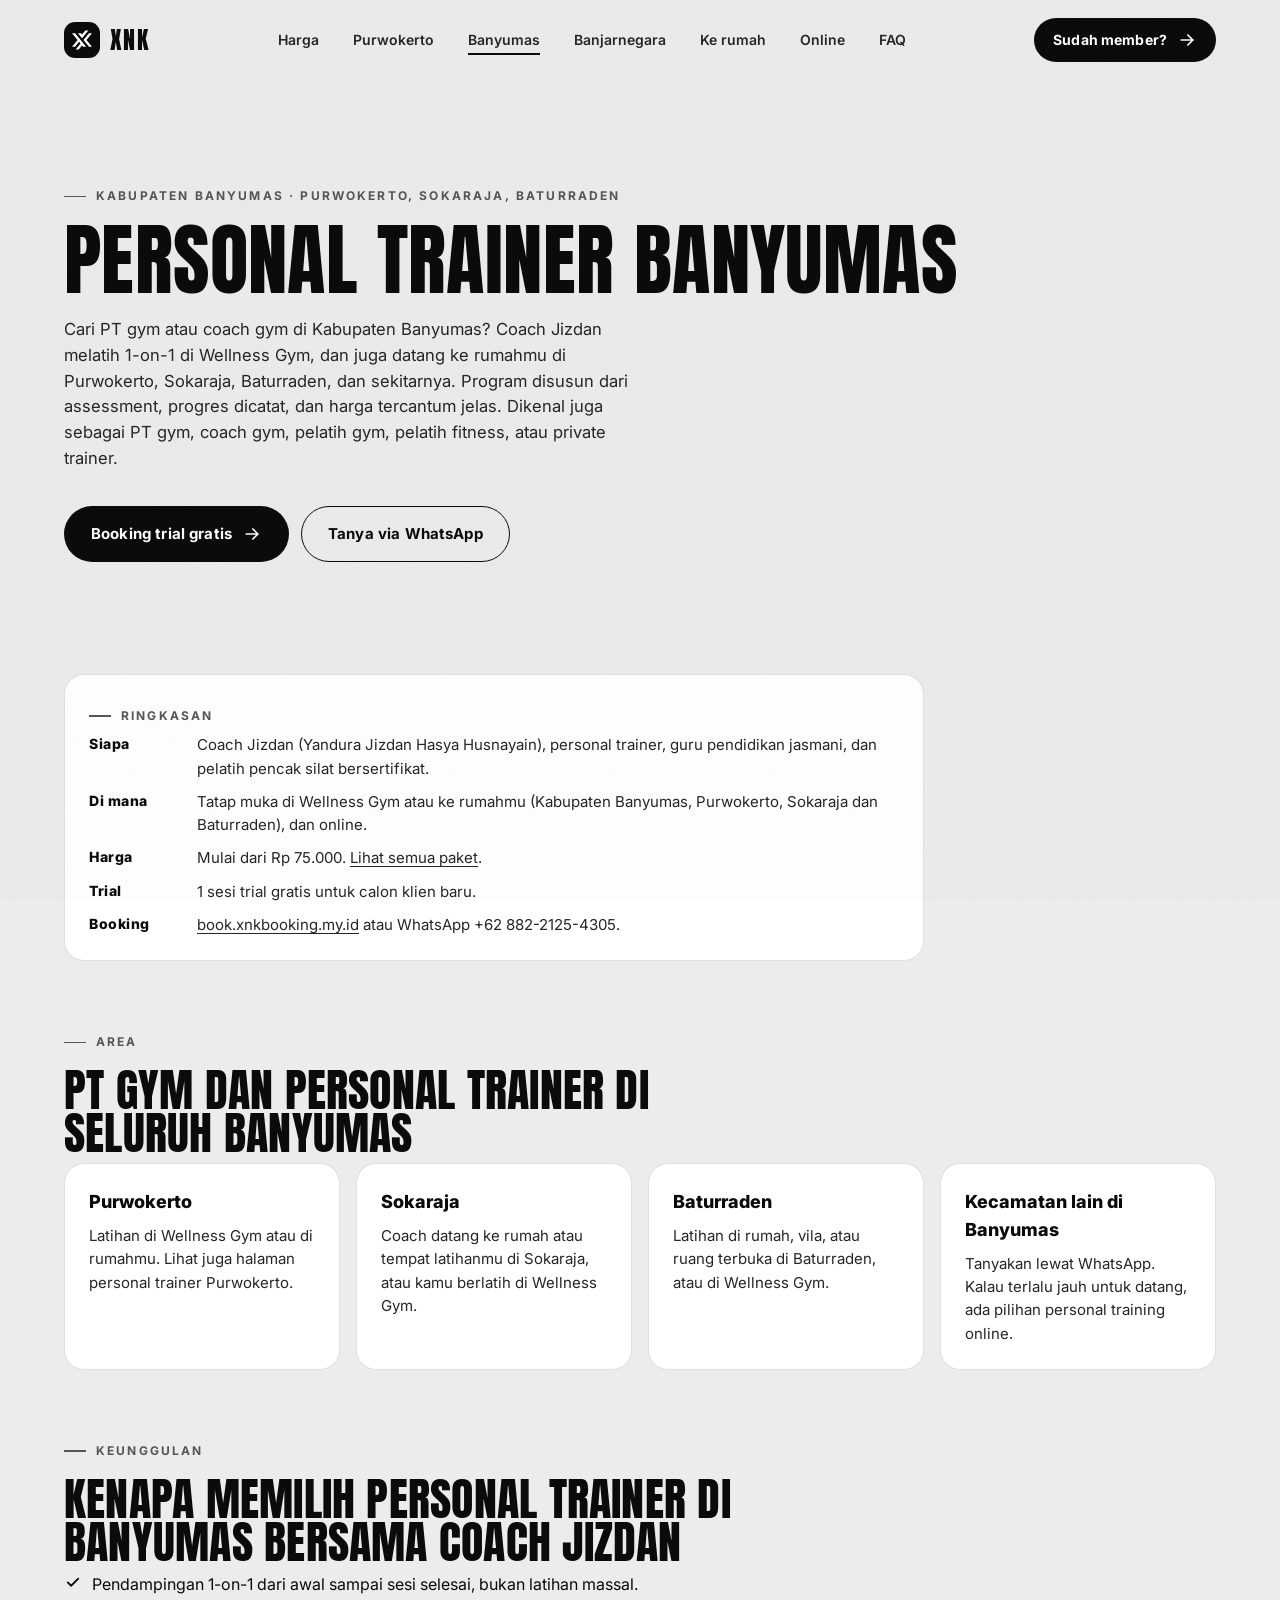
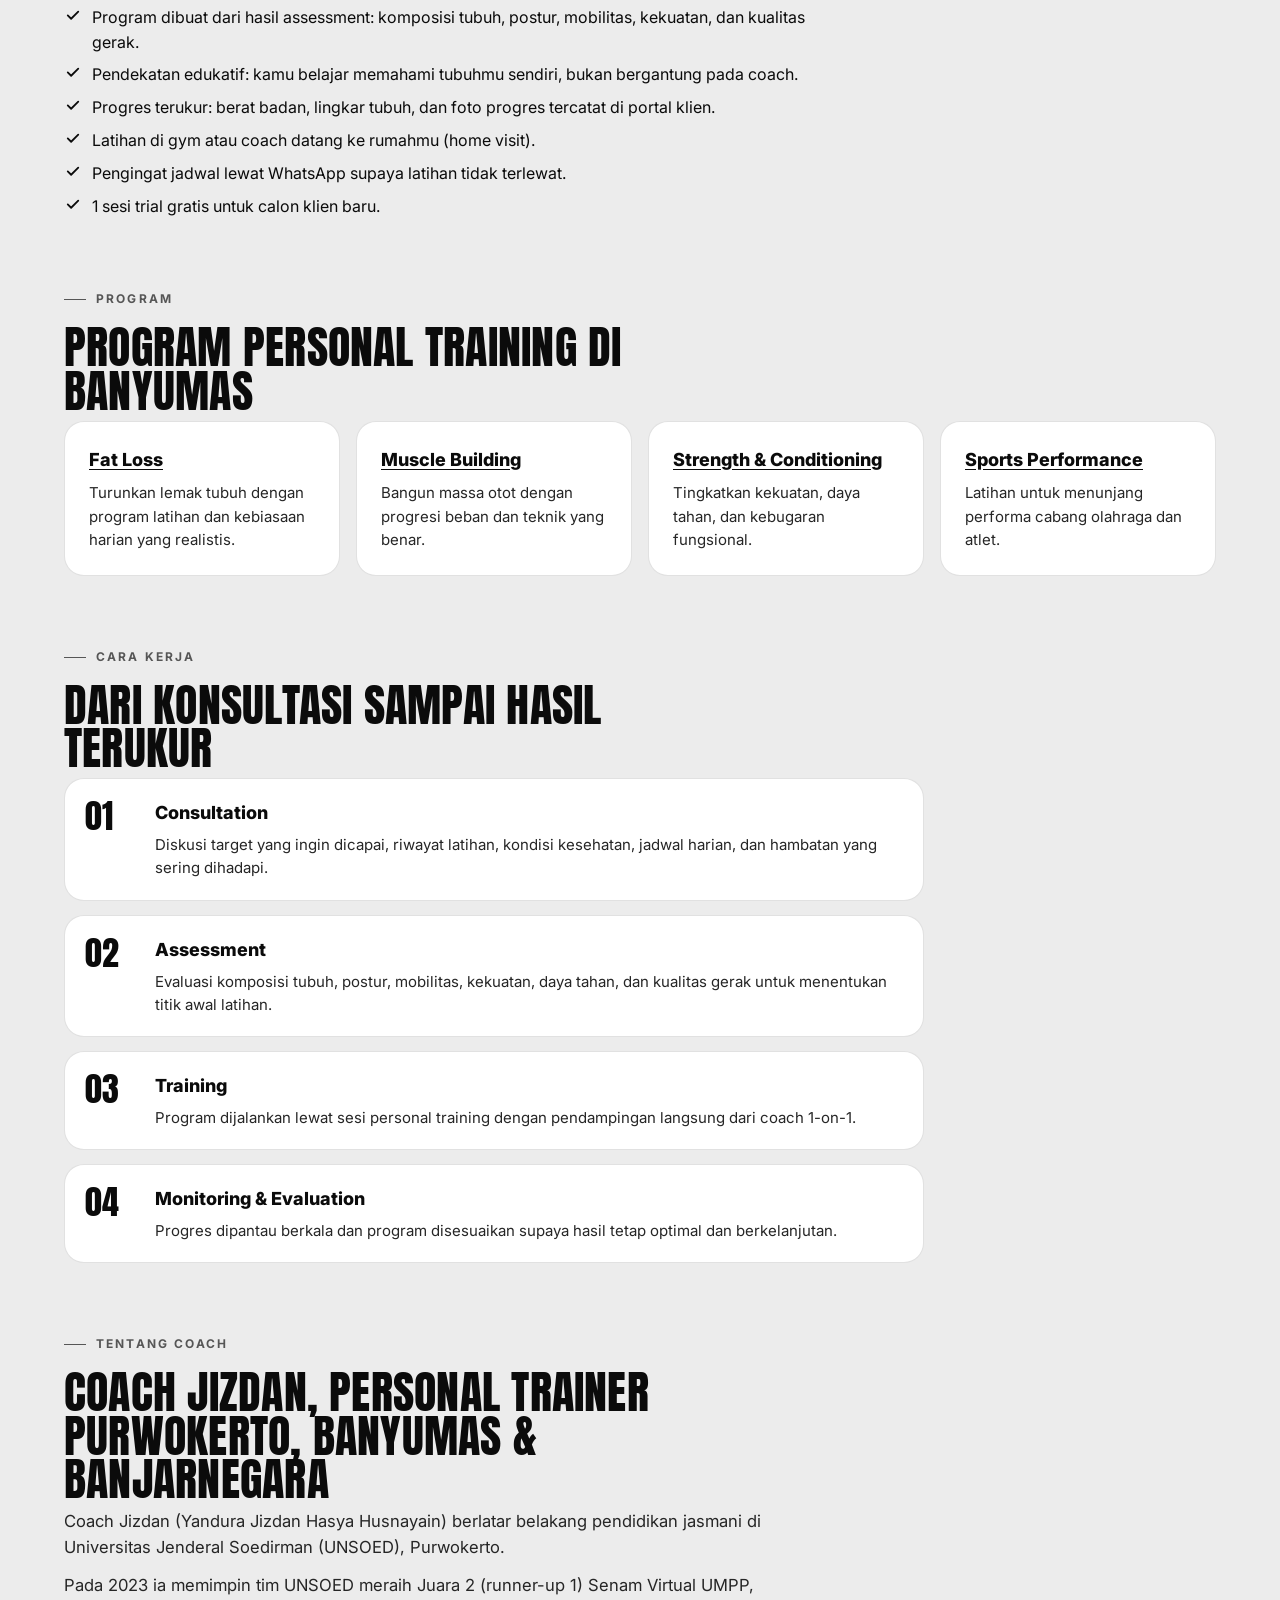
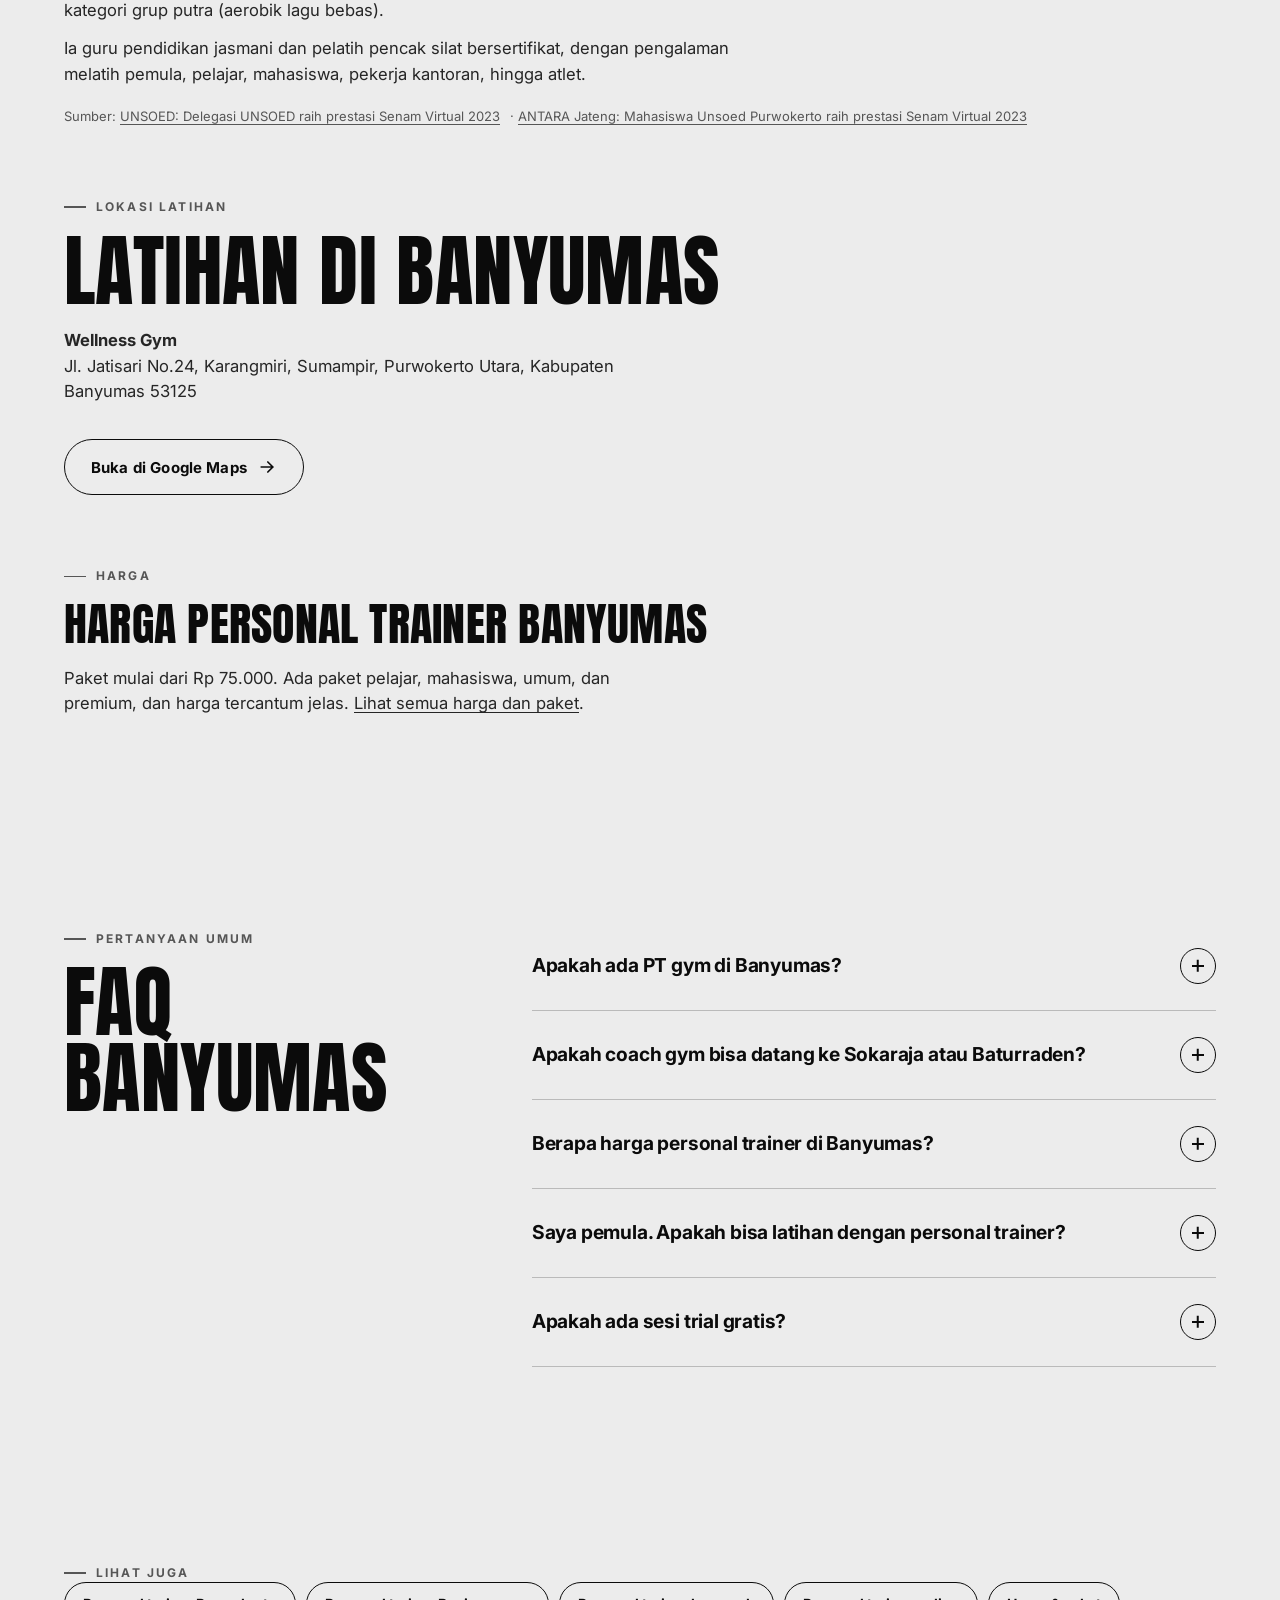
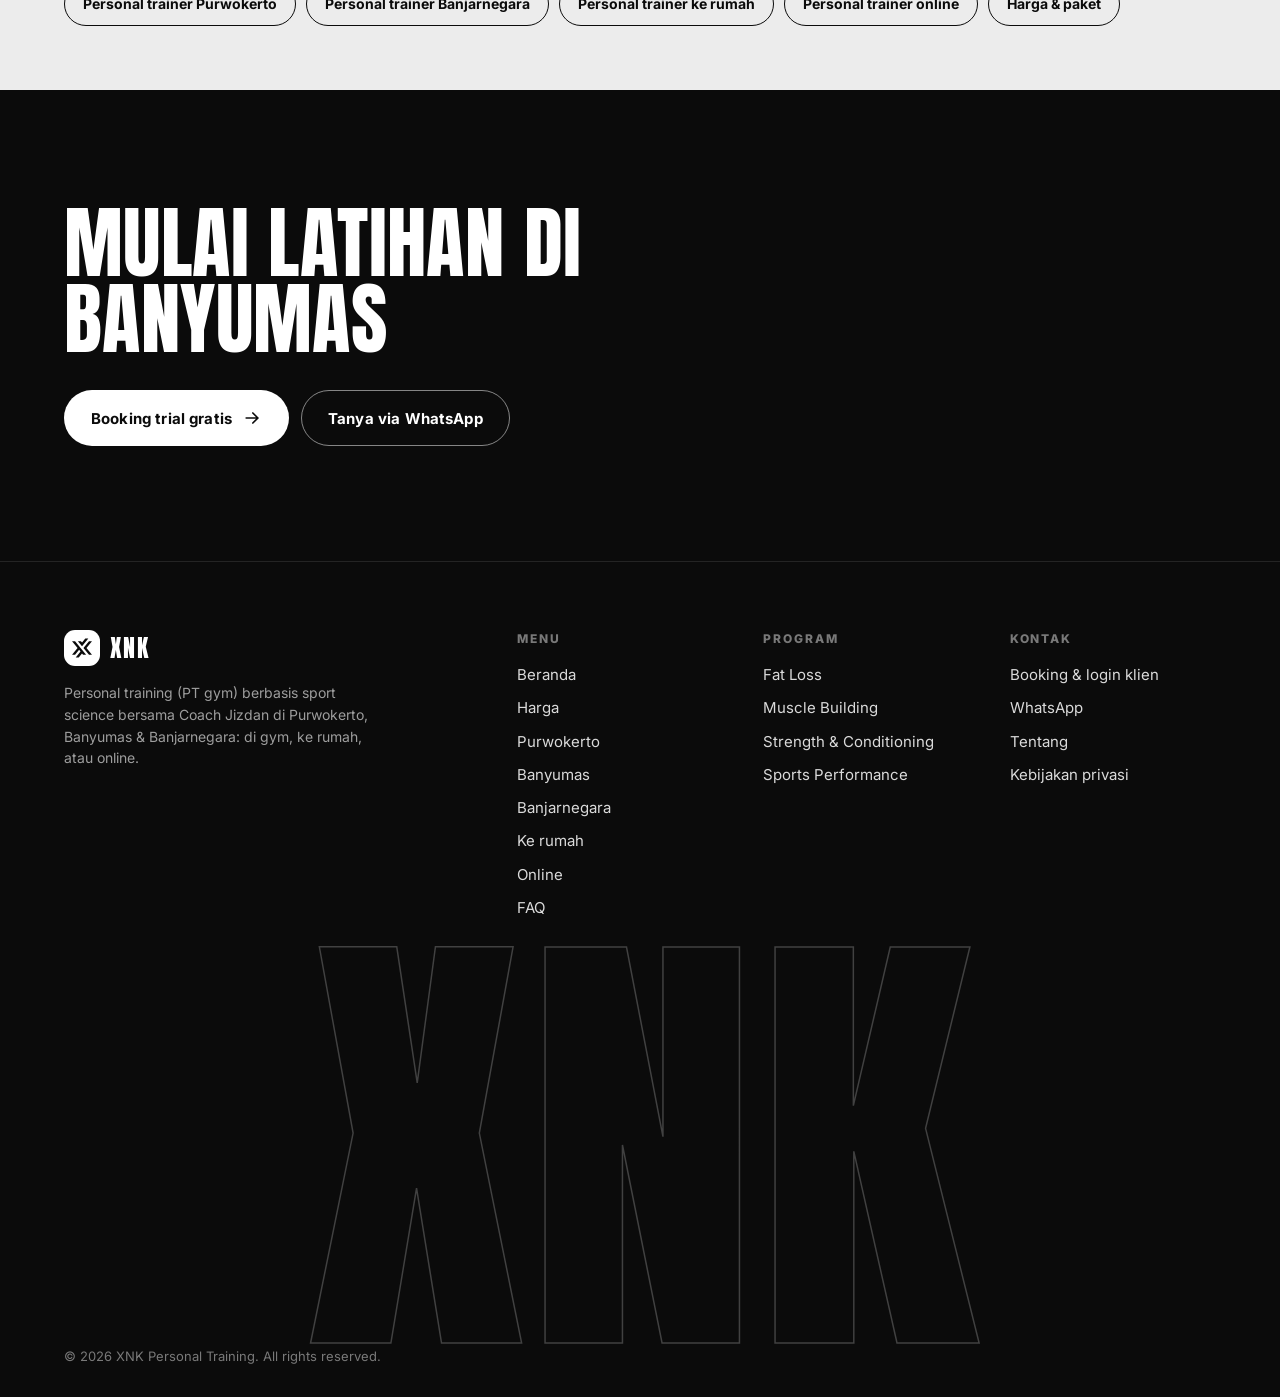
<file: personal-trainer-banyumas/index.html>
<!DOCTYPE html>
<html lang="id">
<head>
<meta charset="UTF-8">
<meta name="viewport" content="width=device-width, initial-scale=1, viewport-fit=cover">
<title>PT Gym &amp; Personal Trainer Banyumas · Coach Jizdan | Trial Gratis</title>
<meta name="description" content="PT gym &amp; coach gym di Banyumas: Purwokerto, Sokaraja, Baturraden. Coach Jizdan latih 1-on-1 di gym atau datang ke rumah. Harga jelas, trial gratis.">
<link rel="canonical" href="https://xnkbooking.my.id/personal-trainer-banyumas/">
<meta name="robots" content="index, follow, max-image-preview:large">
<meta name="theme-color" content="#ECECEC">
<meta property="og:type" content="website">
<meta property="og:site_name" content="XNK Personal Training">
<meta property="og:locale" content="id_ID">
<meta property="og:url" content="https://xnkbooking.my.id/personal-trainer-banyumas/">
<meta property="og:title" content="PT Gym &amp; Personal Trainer Banyumas · Coach Jizdan | Trial Gratis">
<meta property="og:description" content="PT gym &amp; coach gym di Banyumas: Purwokerto, Sokaraja, Baturraden. Coach Jizdan latih 1-on-1 di gym atau datang ke rumah. Harga jelas, trial gratis.">
<meta property="og:image" content="https://xnkbooking.my.id/img/og.jpg">
<meta name="twitter:card" content="summary_large_image">
<link rel="icon" href="/favicon.svg" type="image/svg+xml">
<link rel="icon" href="/favicon.ico" sizes="16x16 32x32 48x48">
<link rel="icon" href="/favicon-32x32.png" type="image/png" sizes="32x32">
<link rel="icon" href="/favicon-16x16.png" type="image/png" sizes="16x16">
<link rel="icon" href="/icon-192.png" type="image/png" sizes="192x192">
<link rel="apple-touch-icon" href="/apple-touch-icon.png" sizes="180x180">
<link rel="mask-icon" href="/safari-pinned-tab.svg" color="#0B0B0B">
<link rel="manifest" href="/site.webmanifest">
<meta name="application-name" content="XNK Personal Training">
<meta name="apple-mobile-web-app-title" content="XNK">
<meta name="msapplication-config" content="/browserconfig.xml">
<meta name="msapplication-TileColor" content="#0B0B0B">
<link rel="preconnect" href="https://fonts.googleapis.com">
<link rel="preconnect" href="https://fonts.gstatic.com" crossorigin>
<link href="https://fonts.googleapis.com/css2?family=Anton&family=Inter:wght@400;500;600;700;800;900&display=swap" rel="stylesheet">
<link rel="stylesheet" href="/site.css">
<script type="application/ld+json">{"@context":"https://schema.org","@type":"ProfessionalService","@id":"https://xnkbooking.my.id/#business","name":"XNK Personal Training","alternateName":"Coach Jizdan · Personal Trainer","url":"https://xnkbooking.my.id/","image":["https://xnkbooking.my.id/img/og.jpg","https://xnkbooking.my.id/logo-512.png"],"logo":{"@type":"ImageObject","@id":"https://xnkbooking.my.id/#logo","url":"https://xnkbooking.my.id/logo-512.png","contentUrl":"https://xnkbooking.my.id/logo-512.png","width":512,"height":512,"caption":"XNK Personal Training"},"telephone":"+6288221254305","description":"Personal trainer (PT gym, coach gym) berbasis sport science di Purwokerto, Banyumas & Banjarnegara: latihan di gym, ke rumah, atau online. Fat loss, muscle building, strength & conditioning, sports performance. 1 sesi trial gratis.","areaServed":[{"@type":"City","name":"Purwokerto"},{"@type":"AdministrativeArea","name":"Kabupaten Banyumas"},{"@type":"City","name":"Sokaraja"},{"@type":"City","name":"Baturraden"},{"@type":"City","name":"Banjarnegara"}],"inLanguage":"id","priceRange":"Rp","keywords":"personal trainer, PT gym, coach gym, pelatih gym, pelatih fitness, private trainer, personal trainer ke rumah, fat loss, diet, muscle building, strength and conditioning, Purwokerto, Kabupaten Banyumas, Sokaraja, Baturraden, Banjarnegara","founder":{"@type":"Person","@id":"https://xnkbooking.my.id/#coach","name":"Coach Jizdan","legalName":"Yandura Jizdan Hasya Husnayain","alternateName":["Coach Jizdan","Jizdan"],"jobTitle":"Personal Trainer","knowsAbout":["Fat Loss","Muscle Building","Strength & Conditioning","Sports Performance","Personal training","Latihan beban","Penurunan berat badan","Pencak silat","Pendidikan jasmani"],"sameAs":["https://www.instagram.com/jiz.dan/"],"alumniOf":{"@type":"CollegeOrUniversity","name":"Universitas Jenderal Soedirman","sameAs":"https://www.unsoed.ac.id/"},"award":"Juara 2 Senam Virtual UMPP 2023, kategori grup putra (aerobik lagu bebas)","subjectOf":[{"@type":"WebPage","name":"UNSOED: Delegasi UNSOED raih prestasi Senam Virtual 2023","url":"https://old.unsoed.ac.id/id/delegasi-unsoed-raih-prestasi-senam-virtual-2023"},{"@type":"WebPage","name":"ANTARA Jateng: Mahasiswa Unsoed Purwokerto raih prestasi Senam Virtual 2023","url":"https://jateng.antaranews.co/berita/487353/mahaiswa-unsoed-purwokerto-raih-prestasi-senam-virtual-2023"}]},"makesOffer":[{"@type":"Offer","itemOffered":{"@type":"Service","name":"Fat Loss","url":"https://xnkbooking.my.id/program/fat-loss/"}},{"@type":"Offer","itemOffered":{"@type":"Service","name":"Muscle Building","url":"https://xnkbooking.my.id/program/muscle-building/"}},{"@type":"Offer","itemOffered":{"@type":"Service","name":"Strength & Conditioning","url":"https://xnkbooking.my.id/program/strength-conditioning/"}},{"@type":"Offer","itemOffered":{"@type":"Service","name":"Sports Performance","url":"https://xnkbooking.my.id/program/sports-performance/"}},{"@type":"Offer","itemOffered":{"@type":"Service","name":"Personal training ke rumah","url":"https://xnkbooking.my.id/personal-trainer-ke-rumah/"}},{"@type":"Offer","itemOffered":{"@type":"Service","name":"Personal training online","url":"https://xnkbooking.my.id/personal-trainer-online/"}}],"sameAs":["https://www.instagram.com/jiz.dan/"],"knowsLanguage":"id","contactPoint":{"@type":"ContactPoint","contactType":"customer service","telephone":"+6288221254305","availableLanguage":"id","areaServed":"ID"},"location":[{"@type":"Place","name":"Wellness Gym","address":{"@type":"PostalAddress","streetAddress":"Jl. Jatisari No.24, Karangmiri, Sumampir, Purwokerto Utara, Kabupaten Banyumas","addressLocality":"Purwokerto","addressRegion":"Jawa Tengah","addressCountry":"ID","postalCode":"53125"},"hasMap":"https://share.google/h8p1TyW3msOq0gavc"}],"hasOfferCatalog":{"@type":"OfferCatalog","name":"Paket Personal Training","url":"https://xnkbooking.my.id/harga/","itemListElement":[{"@type":"OfferCatalog","name":"Student","itemListElement":[{"@type":"Offer","name":"Student Basic","price":"250000","priceCurrency":"IDR","url":"https://xnkbooking.my.id/harga/#STUDENT_BASIC","availability":"https://schema.org/InStock","description":"Paket pelajar untuk memulai latihan dengan biaya terjangkau"},{"@type":"Offer","name":"Student Plus","price":"450000","priceCurrency":"IDR","url":"https://xnkbooking.my.id/harga/#STUDENT_PLUS","availability":"https://schema.org/InStock","description":"Paket pelajar dengan frekuensi latihan lebih tinggi"},{"@type":"Offer","name":"Student Pro","price":"500000","priceCurrency":"IDR","url":"https://xnkbooking.my.id/harga/#STUDENT_PRO","availability":"https://schema.org/InStock","description":"Paket pelajar untuk progres latihan yang lebih optimal"},{"@type":"Offer","name":"1 Sesi","price":"75000","priceCurrency":"IDR","url":"https://xnkbooking.my.id/harga/#STUDENT_1S","availability":"https://schema.org/InStock","description":"Hanya Pendampingan 1 Sesi"}]},{"@type":"OfferCatalog","name":"College","itemListElement":[{"@type":"Offer","name":"Mahasiswa Session Only","price":"250000","priceCurrency":"IDR","url":"https://xnkbooking.my.id/harga/#PT001","availability":"https://schema.org/InStock","description":"Sesi latihan fleksibel, simpel, hemat tanpa komitmen program"},{"@type":"Offer","name":"Mahasiswa Session Only","price":"450000","priceCurrency":"IDR","url":"https://xnkbooking.my.id/harga/#PT002","availability":"https://schema.org/InStock","description":"Sesi latihan fleksibel, simpel, hemat tanpa komitmen program"},{"@type":"Offer","name":"Mahasiswa Paket Pelatihan Core","price":"400000","priceCurrency":"IDR","url":"https://xnkbooking.my.id/harga/#PT005","availability":"https://schema.org/InStock","description":"Program latihan terstruktur dengan pendampingan langsung"},{"@type":"Offer","name":"Mahasiswa Paket Pelatihan Core","price":"700000","priceCurrency":"IDR","url":"https://xnkbooking.my.id/harga/#PT006","availability":"https://schema.org/InStock","description":"Program latihan terstruktur dengan pendampingan langsung"},{"@type":"Offer","name":"Mahasiswa Paket Pelatihan Core","price":"900000","priceCurrency":"IDR","url":"https://xnkbooking.my.id/harga/#PT007","availability":"https://schema.org/InStock","description":"Program latihan terstruktur dengan pendampingan langsung"},{"@type":"Offer","name":"1 Sesi","price":"75000","priceCurrency":"IDR","url":"https://xnkbooking.my.id/harga/#PT_1S","availability":"https://schema.org/InStock","description":"Hanya Pendampingan 1 Sesi"}]},{"@type":"OfferCatalog","name":"Regular","itemListElement":[{"@type":"Offer","name":"Umum Session Only","price":"350000","priceCurrency":"IDR","url":"https://xnkbooking.my.id/harga/#PT003","availability":"https://schema.org/InStock","description":"Sesi latihan fleksibel, simpel, hemat tanpa komitmen program"},{"@type":"Offer","name":"Umum Session Only","price":"650000","priceCurrency":"IDR","url":"https://xnkbooking.my.id/harga/#PT004","availability":"https://schema.org/InStock","description":"Sesi latihan fleksibel, simpel, hemat tanpa komitmen program"},{"@type":"Offer","name":"Umum Paket Pelatihan Core","price":"500000","priceCurrency":"IDR","url":"https://xnkbooking.my.id/harga/#PT008","availability":"https://schema.org/InStock","description":"Program latihan terstruktur dengan pendampingan langsung"},{"@type":"Offer","name":"Umum Paket Pelatihan Core","price":"900000","priceCurrency":"IDR","url":"https://xnkbooking.my.id/harga/#PT009","availability":"https://schema.org/InStock","description":"Program latihan terstruktur dengan pendampingan langsung"},{"@type":"Offer","name":"Umum Paket Pelatihan Core","price":"1200000","priceCurrency":"IDR","url":"https://xnkbooking.my.id/harga/#PT010","availability":"https://schema.org/InStock","description":"Program latihan terstruktur dengan pendampingan langsung"},{"@type":"Offer","name":"1 Sesi","price":"75000","priceCurrency":"IDR","url":"https://xnkbooking.my.id/harga/#PT_1SR","availability":"https://schema.org/InStock","description":"Hanya Pendampingan 1 Sesi"}]},{"@type":"OfferCatalog","name":"Premium","itemListElement":[{"@type":"Offer","name":"Mahasiswa Pelatihan Penuh Premium","price":"900000","priceCurrency":"IDR","url":"https://xnkbooking.my.id/harga/#PT011","availability":"https://schema.org/InStock","description":"All-in coaching dengan pendampingan prioritas"},{"@type":"Offer","name":"Mahasiswa Pelatihan Penuh Premium","price":"1200000","priceCurrency":"IDR","url":"https://xnkbooking.my.id/harga/#PT012","availability":"https://schema.org/InStock","description":"All-in coaching dengan pendampingan prioritas"},{"@type":"Offer","name":"Umum Pelatihan Penuh Premium","price":"1100000","priceCurrency":"IDR","url":"https://xnkbooking.my.id/harga/#PT013","availability":"https://schema.org/InStock","description":"All-in coaching dengan pendampingan prioritas"},{"@type":"Offer","name":"Umum Pelatihan Penuh Premium","price":"1500000","priceCurrency":"IDR","url":"https://xnkbooking.my.id/harga/#PT014","availability":"https://schema.org/InStock","description":"All-in coaching dengan pendampingan prioritas"},{"@type":"Offer","name":"1 Sesi","price":"75000","priceCurrency":"IDR","url":"https://xnkbooking.my.id/harga/#PT_1SP","availability":"https://schema.org/InStock","description":"Hanya Pendampingan 1 Sesi"},{"@type":"Offer","name":"Meal Plan Only","price":"400000","priceCurrency":"IDR","url":"https://xnkbooking.my.id/harga/#PKG-20261126-V4AI","availability":"https://schema.org/InStock"},{"@type":"Offer","name":"Meal Plan + Konsultasi Gizi","price":"1200000","priceCurrency":"IDR","url":"https://xnkbooking.my.id/harga/#PKG-20261126-SSW1","availability":"https://schema.org/InStock"}]},{"@type":"OfferCatalog","name":"Core","itemListElement":[{"@type":"Offer","name":"Couple - Program 8 Session","price":"2000000","priceCurrency":"IDR","url":"https://xnkbooking.my.id/harga/#PKG-20261001-CQF3","availability":"https://schema.org/InStock","description":"Paket personal training untuk dua orang dengan 8 sesi selama 1 bulan. Latihan terarah dengan jadwal fleksibel, disesuaikan dengan tujuan dan kemampuan masing-masing peserta."},{"@type":"Offer","name":"Couple - Program 4 Session","price":"1100000","priceCurrency":"IDR","url":"https://xnkbooking.my.id/harga/#PKG-20261011-S463","availability":"https://schema.org/InStock","description":"Paket personal training untuk dua orang dengan 4 sesi selama 1 bulan. Latihan terarah dengan jadwal fleksibel, disesuaikan dengan tujuan dan kemampuan masing-masing peserta."},{"@type":"Offer","name":"Trio - Program 4 Session","price":"1900000","priceCurrency":"IDR","url":"https://xnkbooking.my.id/harga/#PKG-20261011-VJOU","availability":"https://schema.org/InStock","description":"Paket personal training untuk tiga orang dengan 4 pertemuan dan program latihan bersama yang terstruktur. Berlatih bersama teman dengan pendampingan trainer serta penyesuaian beban dan tingkat kesulitan sesuai kemampuan masing-masing."},{"@type":"Offer","name":"Trio - Program 8 Session","price":"2800000","priceCurrency":"IDR","url":"https://xnkbooking.my.id/harga/#PKG-20261001-N3V5","availability":"https://schema.org/InStock","description":"Paket personal training untuk tiga orang dengan 8 pertemuan dan program latihan bersama yang terstruktur. Berlatih bersama teman dengan pendampingan trainer serta penyesuaian beban dan tingkat kesulitan sesuai kemampuan masing-masing."},{"@type":"Offer","name":"Program Only","price":"1000000","priceCurrency":"IDR","url":"https://xnkbooking.my.id/harga/#PKG-20261001-OQFB","availability":"https://schema.org/InStock","description":"Program latihan personal untuk kamu yang ingin berlatih mandiri dengan panduan terstruktur. Disusun berdasarkan tujuan, pengalaman latihan, jadwal, dan ketersediaan alat."},{"@type":"Offer","name":"ONLINE PERSONAL COACHING","price":"1500000","priceCurrency":"IDR","url":"https://xnkbooking.my.id/harga/#PKG-20261001-VMFO","availability":"https://schema.org/InStock","description":"Pendampingan latihan online untuk kamu yang ingin berlatih mandiri dengan arahan personal trainer. Dilengkapi program latihan personal, evaluasi mingguan, dan feedback teknik melalui video."},{"@type":"Offer","name":"FULL BODY CIRCUIT","price":"3000000","priceCurrency":"IDR","url":"https://xnkbooking.my.id/harga/#PKG-20261001-C9N9","availability":"https://schema.org/InStock","description":"Kelas workout berkelompok selama 45 menit yang menggabungkan bodyweight, dumbbell, dan latihan core untuk melatih daya tahan otot serta kebugaran umum. Dipandu personal trainer dengan koreksi teknik dan penyesuaian intensitas sesuai kemampuan. Maksimal 8 peserta per kelas. Harga berlaku per orang."}]}]}}</script>
<script type="application/ld+json">{"@context":"https://schema.org","@type":"Service","@id":"https://xnkbooking.my.id/personal-trainer-banyumas/#service","name":"Personal Trainer Banyumas","serviceType":"Personal training","url":"https://xnkbooking.my.id/personal-trainer-banyumas/","provider":{"@id":"https://xnkbooking.my.id/#business"},"areaServed":[{"@type":"AdministrativeArea","name":"Kabupaten Banyumas"},{"@type":"City","name":"Purwokerto"},{"@type":"City","name":"Sokaraja"},{"@type":"City","name":"Baturraden"}],"inLanguage":"id","offers":{"@type":"AggregateOffer","priceCurrency":"IDR","lowPrice":"75000","highPrice":"3000000","offerCount":"30","url":"https://xnkbooking.my.id/harga/"}}</script>
<script type="application/ld+json">{"@context":"https://schema.org","@type":"FAQPage","mainEntity":[{"@type":"Question","name":"Apakah ada PT gym di Banyumas?","acceptedAnswer":{"@type":"Answer","text":"Ada. Coach Jizdan adalah personal trainer (PT gym) di Kabupaten Banyumas. Sesi tatap muka berlangsung di Wellness Gym, Jl. Jatisari No.24, Karangmiri, Sumampir, Purwokerto Utara, Kabupaten Banyumas, atau coach datang ke rumahmu."}},{"@type":"Question","name":"Apakah coach gym bisa datang ke Sokaraja atau Baturraden?","acceptedAnswer":{"@type":"Answer","text":"Bisa. Coach melayani home visit di Sokaraja, Baturraden, dan sekitar Purwokerto. Jadwal dan lokasi dikonfirmasi lewat WhatsApp sebelum sesi."}},{"@type":"Question","name":"Berapa harga personal trainer di Banyumas?","acceptedAnswer":{"@type":"Answer","text":"Harga mengikuti paket, mulai dari Rp 75.000. Ada paket pelajar, mahasiswa, umum, dan premium, semuanya tercantum di halaman harga."}},{"@type":"Question","name":"Saya pemula. Apakah bisa latihan dengan personal trainer?","acceptedAnswer":{"@type":"Answer","text":"Bisa. Program dirancang untuk semua level, dari yang belum pernah ke gym sampai atlet. Intensitas latihan disesuaikan dengan kemampuanmu."}},{"@type":"Question","name":"Apakah ada sesi trial gratis?","acceptedAnswer":{"@type":"Answer","text":"Ada. Calon klien baru mendapat 1 sesi trial gratis untuk merasakan latihan bersama coach sebelum memilih paket."}}]}</script>
<script type="application/ld+json">{"@context":"https://schema.org","@type":"BreadcrumbList","itemListElement":[{"@type":"ListItem","position":1,"name":"Beranda","item":"https://xnkbooking.my.id/"},{"@type":"ListItem","position":2,"name":"Personal Trainer Banyumas","item":"https://xnkbooking.my.id/personal-trainer-banyumas/"}]}</script>
<script type="application/ld+json">{"@context":"https://schema.org","@type":"WebPage","@id":"https://xnkbooking.my.id/personal-trainer-banyumas/#webpage","url":"https://xnkbooking.my.id/personal-trainer-banyumas/","name":"PT Gym & Personal Trainer Banyumas · Coach Jizdan | Trial Gratis","description":"PT gym & coach gym di Banyumas: Purwokerto, Sokaraja, Baturraden. Coach Jizdan latih 1-on-1 di gym atau datang ke rumah. Harga jelas, trial gratis.","inLanguage":"id","isPartOf":{"@id":"https://xnkbooking.my.id/#website"},"about":{"@id":"https://xnkbooking.my.id/#business"},"dateModified":"2026-11-26"}</script>
</head>
<body>
<header class="nav" id="nav"><a class="logo" href="/" aria-label="XNK, beranda"><span class="logo-mark"><svg viewBox="0 0 948 895" fill="#fff" aria-hidden="true" focusable="false"><path fill-rule="evenodd" d="M630 2L774 2L475 365L280 128L425 128L476 190ZM1 128L145 128L670 768L526 768L474 706L319 895L176 895L403 619L337 536L145 768L1 768L263 449ZM806 130L947 130L687 448L947 768L806 768L543 448Z"/></svg></span><span class="logo-word">XNK</span></a><nav class="nav-links" aria-label="Menu"><a class="nav-link" href="/harga/">Harga</a><a class="nav-link" href="/personal-trainer-purwokerto/">Purwokerto</a><a class="nav-link" aria-current="page" href="/personal-trainer-banyumas/">Banyumas</a><a class="nav-link" href="/personal-trainer-banjarnegara/">Banjarnegara</a><a class="nav-link" href="/personal-trainer-ke-rumah/">Ke rumah</a><a class="nav-link" href="/personal-trainer-online/">Online</a><a class="nav-link" href="/harga/#faq">FAQ</a></nav><a class="btn btn-dark btn-sm nav-cta" href="https://book.xnkbooking.my.id/">Sudah member?<svg class="icon arr" viewBox="0 0 24 24" fill="none" stroke="currentColor" stroke-width="2" stroke-linecap="round"><path d="M5 12h14M13 6l6 6-6 6"/></svg></a><button type="button" class="burger" id="burger" aria-label="Buka menu" aria-expanded="false" aria-controls="m-menu"><span></span><span></span></button></header>
<div class="m-menu" id="m-menu" aria-hidden="true"><nav class="m-menu-links" aria-label="Menu"><a href="/"><small>01</small>Beranda</a><a href="/harga/"><small>02</small>Harga</a><a href="/personal-trainer-purwokerto/"><small>03</small>Purwokerto</a><a href="/personal-trainer-banyumas/"><small>04</small>Banyumas</a><a href="/personal-trainer-banjarnegara/"><small>05</small>Banjarnegara</a><a href="/personal-trainer-ke-rumah/"><small>06</small>Ke rumah</a><a href="/personal-trainer-online/"><small>07</small>Online</a><a href="/harga/#faq"><small>08</small>FAQ</a></nav><div class="m-menu-foot"><a class="btn btn-light btn-block" href="https://book.xnkbooking.my.id/">Mulai Sekarang</a><a class="m-menu-wa" href="https://wa.me/6288221254305?text=Halo%20Coach%20Jizdan%2C%20saya%20mau%20tanya%20program%20personal%20training." rel="noopener">Chat WhatsApp →</a></div></div>
<main>
<section class="sec sec-hero"><div class="wrap"><p class="eyebrow">Kabupaten Banyumas · Purwokerto, Sokaraja, Baturraden</p><h1 class="h2">Personal Trainer Banyumas</h1><p class="lead">Cari PT gym atau coach gym di Kabupaten Banyumas? Coach Jizdan melatih 1-on-1 di Wellness Gym, dan juga datang ke rumahmu di Purwokerto, Sokaraja, Baturraden, dan sekitarnya. Program disusun dari assessment, progres dicatat, dan harga tercantum jelas. Dikenal juga sebagai PT gym, coach gym, pelatih gym, pelatih fitness, atau private trainer.</p><div class="hero-actions"><a class="btn btn-dark" href="https://book.xnkbooking.my.id/">Booking trial gratis<svg class="icon arr" viewBox="0 0 24 24" fill="none" stroke="currentColor" stroke-width="2" stroke-linecap="round"><path d="M5 12h14M13 6l6 6-6 6"/></svg></a><a class="btn btn-line" href="https://wa.me/6288221254305?text=Halo%20Coach%20Jizdan%2C%20saya%20mau%20tanya%20personal%20training%20di%20Banyumas." rel="noopener">Tanya via WhatsApp</a></div></div></section><section class="sec sec-paket"><div class="wrap"><div class="facts"><p class="eyebrow">Ringkasan</p><dl><div><dt>Siapa</dt><dd>Coach Jizdan (Yandura Jizdan Hasya Husnayain), personal trainer, guru pendidikan jasmani, dan pelatih pencak silat bersertifikat.</dd></div><div><dt>Di mana</dt><dd>Tatap muka di Wellness Gym atau ke rumahmu (Kabupaten Banyumas, Purwokerto, Sokaraja dan Baturraden), dan online.</dd></div><div><dt>Harga</dt><dd>Mulai dari Rp 75.000. <a href="/harga/">Lihat semua paket</a>.</dd></div><div><dt>Trial</dt><dd>1 sesi trial gratis untuk calon klien baru.</dd></div><div><dt>Booking</dt><dd><a href="https://book.xnkbooking.my.id/">book.xnkbooking.my.id</a> atau WhatsApp +62 882-2125-4305.</dd></div></dl></div></div></section><section class="sec sec-paket"><div class="wrap"><p class="eyebrow">Area</p><h2 class="h2 h2-sm">PT gym dan personal trainer di seluruh Banyumas</h2><div class="prog-grid"><div class="prog"><h3>Purwokerto</h3><p>Latihan di Wellness Gym atau di rumahmu. Lihat juga halaman personal trainer Purwokerto.</p></div><div class="prog"><h3>Sokaraja</h3><p>Coach datang ke rumah atau tempat latihanmu di Sokaraja, atau kamu berlatih di Wellness Gym.</p></div><div class="prog"><h3>Baturraden</h3><p>Latihan di rumah, vila, atau ruang terbuka di Baturraden, atau di Wellness Gym.</p></div><div class="prog"><h3>Kecamatan lain di Banyumas</h3><p>Tanyakan lewat WhatsApp. Kalau terlalu jauh untuk datang, ada pilihan personal training online.</p></div></div></div></section><section class="sec sec-paket"><div class="wrap"><p class="eyebrow">Keunggulan</p><h2 class="h2 h2-sm">Kenapa memilih personal trainer di Banyumas bersama Coach Jizdan</h2><ul class="price-list"><li><svg viewBox="0 0 24 24" fill="none" stroke="currentColor" stroke-width="2.4" stroke-linecap="round" stroke-linejoin="round"><path d="M5 12.5l4.5 4.5L19 7.5"/></svg><span>Pendampingan 1-on-1 dari awal sampai sesi selesai, bukan latihan massal.</span></li><li><svg viewBox="0 0 24 24" fill="none" stroke="currentColor" stroke-width="2.4" stroke-linecap="round" stroke-linejoin="round"><path d="M5 12.5l4.5 4.5L19 7.5"/></svg><span>Program dibuat dari hasil assessment: komposisi tubuh, postur, mobilitas, kekuatan, dan kualitas gerak.</span></li><li><svg viewBox="0 0 24 24" fill="none" stroke="currentColor" stroke-width="2.4" stroke-linecap="round" stroke-linejoin="round"><path d="M5 12.5l4.5 4.5L19 7.5"/></svg><span>Pendekatan edukatif: kamu belajar memahami tubuhmu sendiri, bukan bergantung pada coach.</span></li><li><svg viewBox="0 0 24 24" fill="none" stroke="currentColor" stroke-width="2.4" stroke-linecap="round" stroke-linejoin="round"><path d="M5 12.5l4.5 4.5L19 7.5"/></svg><span>Progres terukur: berat badan, lingkar tubuh, dan foto progres tercatat di portal klien.</span></li><li><svg viewBox="0 0 24 24" fill="none" stroke="currentColor" stroke-width="2.4" stroke-linecap="round" stroke-linejoin="round"><path d="M5 12.5l4.5 4.5L19 7.5"/></svg><span>Latihan di gym atau coach datang ke rumahmu (home visit).</span></li><li><svg viewBox="0 0 24 24" fill="none" stroke="currentColor" stroke-width="2.4" stroke-linecap="round" stroke-linejoin="round"><path d="M5 12.5l4.5 4.5L19 7.5"/></svg><span>Pengingat jadwal lewat WhatsApp supaya latihan tidak terlewat.</span></li><li><svg viewBox="0 0 24 24" fill="none" stroke="currentColor" stroke-width="2.4" stroke-linecap="round" stroke-linejoin="round"><path d="M5 12.5l4.5 4.5L19 7.5"/></svg><span>1 sesi trial gratis untuk calon klien baru.</span></li></ul></div></section><section class="sec sec-paket"><div class="wrap"><p class="eyebrow">Program</p><h2 class="h2 h2-sm">Program personal training di Banyumas</h2><div class="prog-grid"><div class="prog"><h3><a href="/program/fat-loss/">Fat Loss</a></h3><p>Turunkan lemak tubuh dengan program latihan dan kebiasaan harian yang realistis.</p></div><div class="prog"><h3><a href="/program/muscle-building/">Muscle Building</a></h3><p>Bangun massa otot dengan progresi beban dan teknik yang benar.</p></div><div class="prog"><h3><a href="/program/strength-conditioning/">Strength &amp; Conditioning</a></h3><p>Tingkatkan kekuatan, daya tahan, dan kebugaran fungsional.</p></div><div class="prog"><h3><a href="/program/sports-performance/">Sports Performance</a></h3><p>Latihan untuk menunjang performa cabang olahraga dan atlet.</p></div></div></div></section><section class="sec sec-paket"><div class="wrap"><p class="eyebrow">Cara kerja</p><h2 class="h2 h2-sm">Dari konsultasi sampai hasil terukur</h2><ol class="steps"><li class="step"><span class="step-no">01</span><div><h3>Consultation</h3><p>Diskusi target yang ingin dicapai, riwayat latihan, kondisi kesehatan, jadwal harian, dan hambatan yang sering dihadapi.</p></div></li><li class="step"><span class="step-no">02</span><div><h3>Assessment</h3><p>Evaluasi komposisi tubuh, postur, mobilitas, kekuatan, daya tahan, dan kualitas gerak untuk menentukan titik awal latihan.</p></div></li><li class="step"><span class="step-no">03</span><div><h3>Training</h3><p>Program dijalankan lewat sesi personal training dengan pendampingan langsung dari coach 1-on-1.</p></div></li><li class="step"><span class="step-no">04</span><div><h3>Monitoring &amp; Evaluation</h3><p>Progres dipantau berkala dan program disesuaikan supaya hasil tetap optimal dan berkelanjutan.</p></div></li></ol></div></section><section class="sec sec-paket"><div class="wrap"><p class="eyebrow">Tentang coach</p><h2 class="h2 h2-sm">Coach Jizdan, personal trainer Purwokerto, Banyumas &amp; Banjarnegara</h2><div class="prose"><p>Coach Jizdan (Yandura Jizdan Hasya Husnayain) berlatar belakang pendidikan jasmani di Universitas Jenderal Soedirman (UNSOED), Purwokerto.</p><p>Pada 2023 ia memimpin tim UNSOED meraih Juara 2 (runner-up 1) Senam Virtual UMPP, kategori grup putra (aerobik lagu bebas).</p><p>Ia guru pendidikan jasmani dan pelatih pencak silat bersertifikat, dengan pengalaman melatih pemula, pelajar, mahasiswa, pekerja kantoran, hingga atlet.</p></div><p class="sources">Sumber: <a href="https://old.unsoed.ac.id/id/delegasi-unsoed-raih-prestasi-senam-virtual-2023" rel="noopener">UNSOED: Delegasi UNSOED raih prestasi Senam Virtual 2023</a> · <a href="https://jateng.antaranews.co/berita/487353/mahaiswa-unsoed-purwokerto-raih-prestasi-senam-virtual-2023" rel="noopener">ANTARA Jateng: Mahasiswa Unsoed Purwokerto raih prestasi Senam Virtual 2023</a></p></div></section><section class="sec sec-paket"><div class="wrap"><p class="eyebrow">Lokasi latihan</p><h2 class="h2">Latihan di Banyumas</h2><p class="lead"><b>Wellness Gym</b><br>Jl. Jatisari No.24, Karangmiri, Sumampir, Purwokerto Utara, Kabupaten Banyumas 53125</p><div class="hero-actions"><a class="btn btn-line" href="https://share.google/h8p1TyW3msOq0gavc" rel="noopener">Buka di Google Maps<svg class="icon arr" viewBox="0 0 24 24" fill="none" stroke="currentColor" stroke-width="2" stroke-linecap="round"><path d="M5 12h14M13 6l6 6-6 6"/></svg></a></div></div></section><section class="sec sec-paket"><div class="wrap"><p class="eyebrow">Harga</p><h2 class="h2 h2-sm">Harga personal trainer Banyumas</h2><p class="lead">Paket mulai dari Rp 75.000. Ada paket pelajar, mahasiswa, umum, dan premium, dan harga tercantum jelas. <a href="/harga/">Lihat semua harga dan paket</a>.</p></div></section><section class="sec sec-faq"><div class="wrap faq-grid"><div><p class="eyebrow">Pertanyaan umum</p><h2 class="h2">FAQ Banyumas</h2></div><div class="faq-list"><details class="faq-item"><summary class="faq-q">Apakah ada PT gym di Banyumas?<span class="faq-icon" aria-hidden="true"></span></summary><p class="faq-a">Ada. Coach Jizdan adalah personal trainer (PT gym) di Kabupaten Banyumas. Sesi tatap muka berlangsung di Wellness Gym, Jl. Jatisari No.24, Karangmiri, Sumampir, Purwokerto Utara, Kabupaten Banyumas, atau coach datang ke rumahmu.</p></details><details class="faq-item"><summary class="faq-q">Apakah coach gym bisa datang ke Sokaraja atau Baturraden?<span class="faq-icon" aria-hidden="true"></span></summary><p class="faq-a">Bisa. Coach melayani home visit di Sokaraja, Baturraden, dan sekitar Purwokerto. Jadwal dan lokasi dikonfirmasi lewat WhatsApp sebelum sesi.</p></details><details class="faq-item"><summary class="faq-q">Berapa harga personal trainer di Banyumas?<span class="faq-icon" aria-hidden="true"></span></summary><p class="faq-a">Harga mengikuti paket, mulai dari Rp 75.000. Ada paket pelajar, mahasiswa, umum, dan premium, semuanya tercantum di halaman harga.</p></details><details class="faq-item"><summary class="faq-q">Saya pemula. Apakah bisa latihan dengan personal trainer?<span class="faq-icon" aria-hidden="true"></span></summary><p class="faq-a">Bisa. Program dirancang untuk semua level, dari yang belum pernah ke gym sampai atlet. Intensitas latihan disesuaikan dengan kemampuanmu.</p></details><details class="faq-item"><summary class="faq-q">Apakah ada sesi trial gratis?<span class="faq-icon" aria-hidden="true"></span></summary><p class="faq-a">Ada. Calon klien baru mendapat 1 sesi trial gratis untuk merasakan latihan bersama coach sebelum memilih paket.</p></details></div></div></section><section class="sec sec-paket"><div class="wrap"><p class="eyebrow">Lihat juga</p><p class="links-row"><a href="/personal-trainer-purwokerto/">Personal trainer Purwokerto</a><a href="/personal-trainer-banjarnegara/">Personal trainer Banjarnegara</a><a href="/personal-trainer-ke-rumah/">Personal trainer ke rumah</a><a href="/personal-trainer-online/">Personal trainer online</a><a href="/harga/">Harga &amp; paket</a></p></div></section><section class="sec sec-cta"><div class="wrap"><h2 class="h2">Mulai latihan di Banyumas</h2><div class="hero-actions"><a class="btn btn-light" href="https://book.xnkbooking.my.id/">Booking trial gratis<svg class="icon arr" viewBox="0 0 24 24" fill="none" stroke="currentColor" stroke-width="2" stroke-linecap="round"><path d="M5 12h14M13 6l6 6-6 6"/></svg></a><a class="btn btn-ghost" href="https://wa.me/6288221254305?text=Halo%20Coach%20Jizdan%2C%20saya%20mau%20tanya%20program%20personal%20training." rel="noopener">Tanya via WhatsApp</a></div></div></section>
</main>
<footer class="footer"><div class="wrap footer-grid"><div class="footer-brand"><span class="logo"><span class="logo-mark logo-mark-light"><svg viewBox="0 0 948 895" fill="#0B0B0B" aria-hidden="true" focusable="false"><path fill-rule="evenodd" d="M630 2L774 2L475 365L280 128L425 128L476 190ZM1 128L145 128L670 768L526 768L474 706L319 895L176 895L403 619L337 536L145 768L1 768L263 449ZM806 130L947 130L687 448L947 768L806 768L543 448Z"/></svg></span><span class="logo-word">XNK</span></span><p>Personal training (PT gym) berbasis sport science bersama Coach Jizdan di Purwokerto, Banyumas &amp; Banjarnegara: di gym, ke rumah, atau online.</p></div><div class="footer-col"><p class="footer-h">Menu</p><a href="/">Beranda</a><a href="/harga/">Harga</a><a href="/personal-trainer-purwokerto/">Purwokerto</a><a href="/personal-trainer-banyumas/">Banyumas</a><a href="/personal-trainer-banjarnegara/">Banjarnegara</a><a href="/personal-trainer-ke-rumah/">Ke rumah</a><a href="/personal-trainer-online/">Online</a><a href="/harga/#faq">FAQ</a></div><div class="footer-col"><p class="footer-h">Program</p><a href="/program/fat-loss/">Fat Loss</a><a href="/program/muscle-building/">Muscle Building</a><a href="/program/strength-conditioning/">Strength &amp; Conditioning</a><a href="/program/sports-performance/">Sports Performance</a></div><div class="footer-col"><p class="footer-h">Kontak</p><a href="https://book.xnkbooking.my.id/">Booking &amp; login klien</a><a href="https://wa.me/6288221254305?text=Halo%20Coach%20Jizdan%2C%20saya%20mau%20tanya%20program%20personal%20training." rel="noopener">WhatsApp</a><a href="/tentang/">Tentang</a><a href="/privasi/">Kebijakan privasi</a></div></div><div class="footer-giant" aria-hidden="true">XNK</div><p class="wrap footer-copy">&copy; 2026 XNK Personal Training. All rights reserved.</p></footer>
<script>(function(){var b=document.getElementById("burger"),n=document.getElementById("nav"),m=document.getElementById("m-menu");function t(o){document.body.classList.toggle("menu-open",o);b.setAttribute("aria-expanded",o);m.setAttribute("aria-hidden",!o);}b.addEventListener("click",function(){t(!document.body.classList.contains("menu-open"));});m.addEventListener("click",function(e){if(e.target.closest("a"))t(false);});function s(){n.classList.toggle("scrolled",window.pageYOffset>20);}window.addEventListener("scroll",s,{passive:true});s();var seg=document.querySelector(".seg");if(seg)seg.addEventListener("click",function(e){var a=e.target.closest(".toggle-btn");if(!a)return;[].forEach.call(seg.children,function(x){x.classList.toggle("active",x===a);});});document.addEventListener("pointermove",function(e){var c=e.target.closest&&e.target.closest(".price");if(!c)return;var r=c.getBoundingClientRect();c.style.setProperty("--mx",(e.clientX-r.left)+"px");c.style.setProperty("--my",(e.clientY-r.top)+"px");});})();</script>
</body>
</html>
</file>
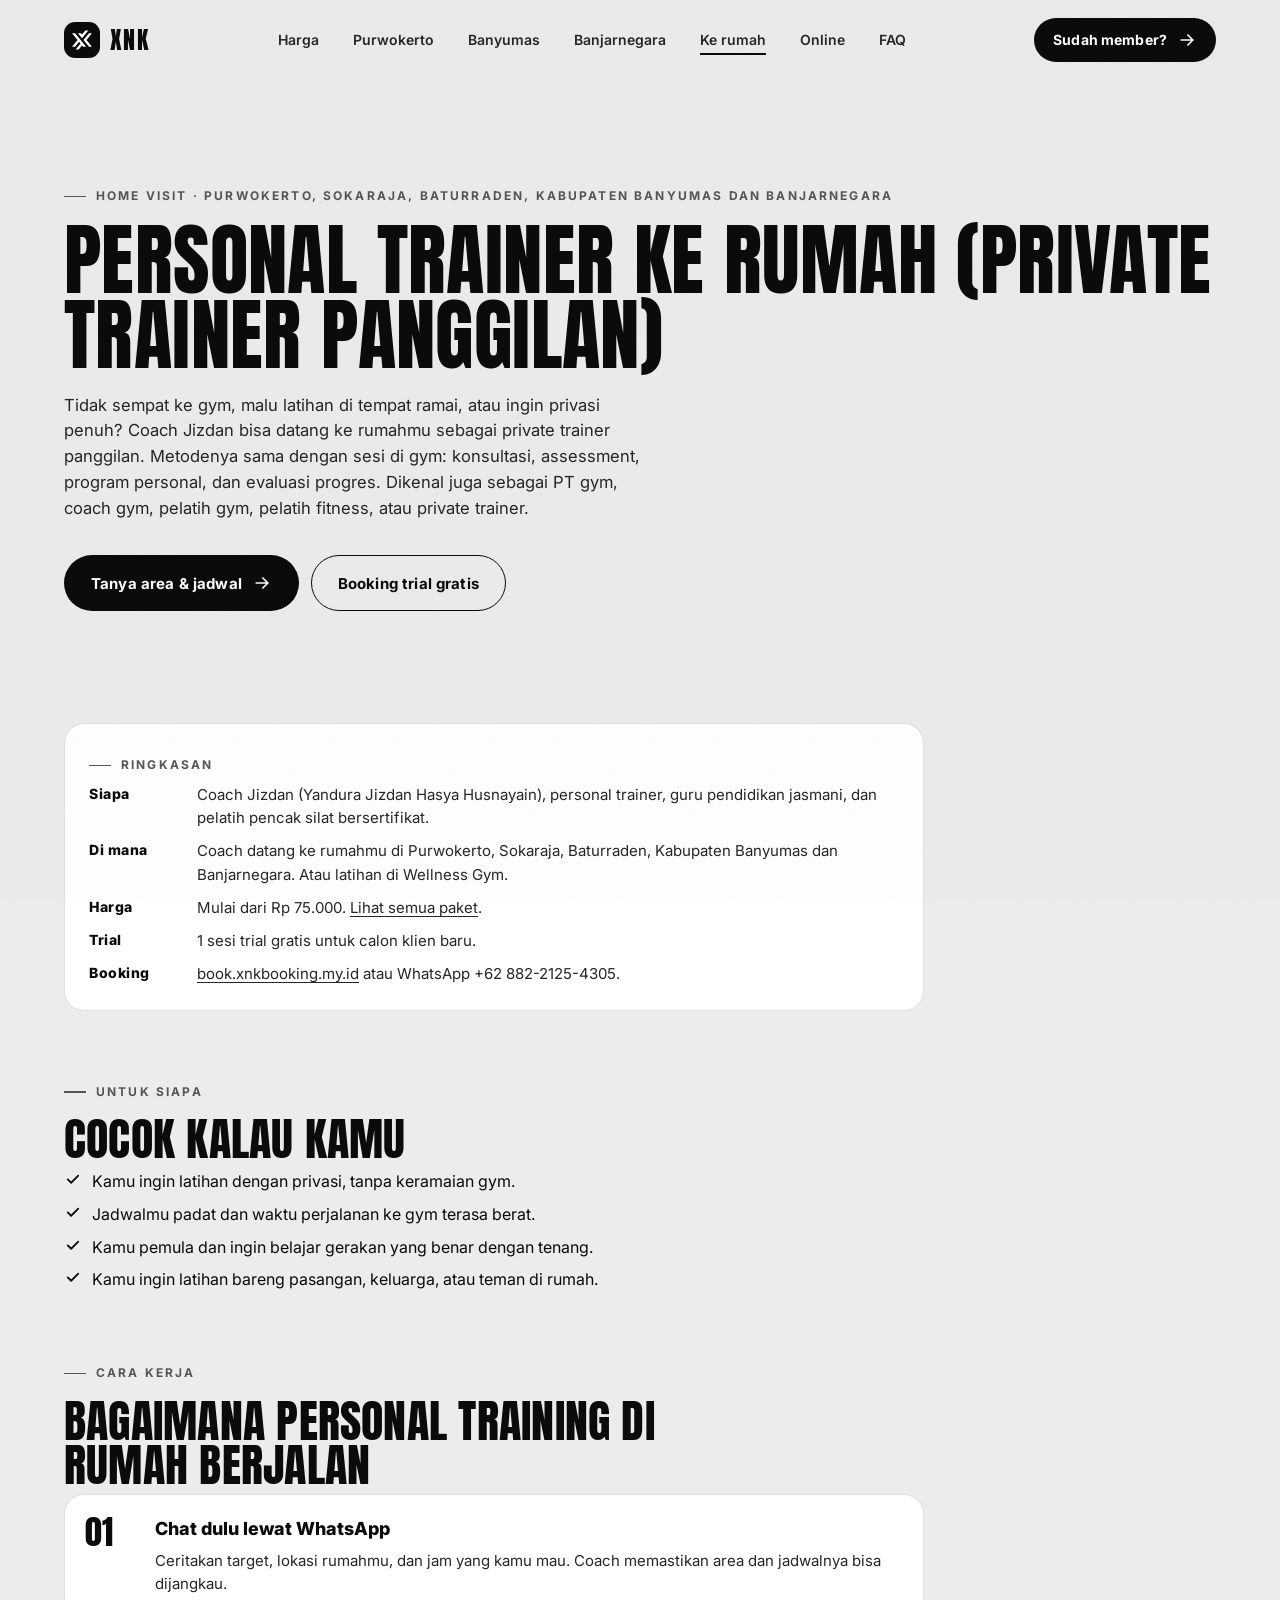
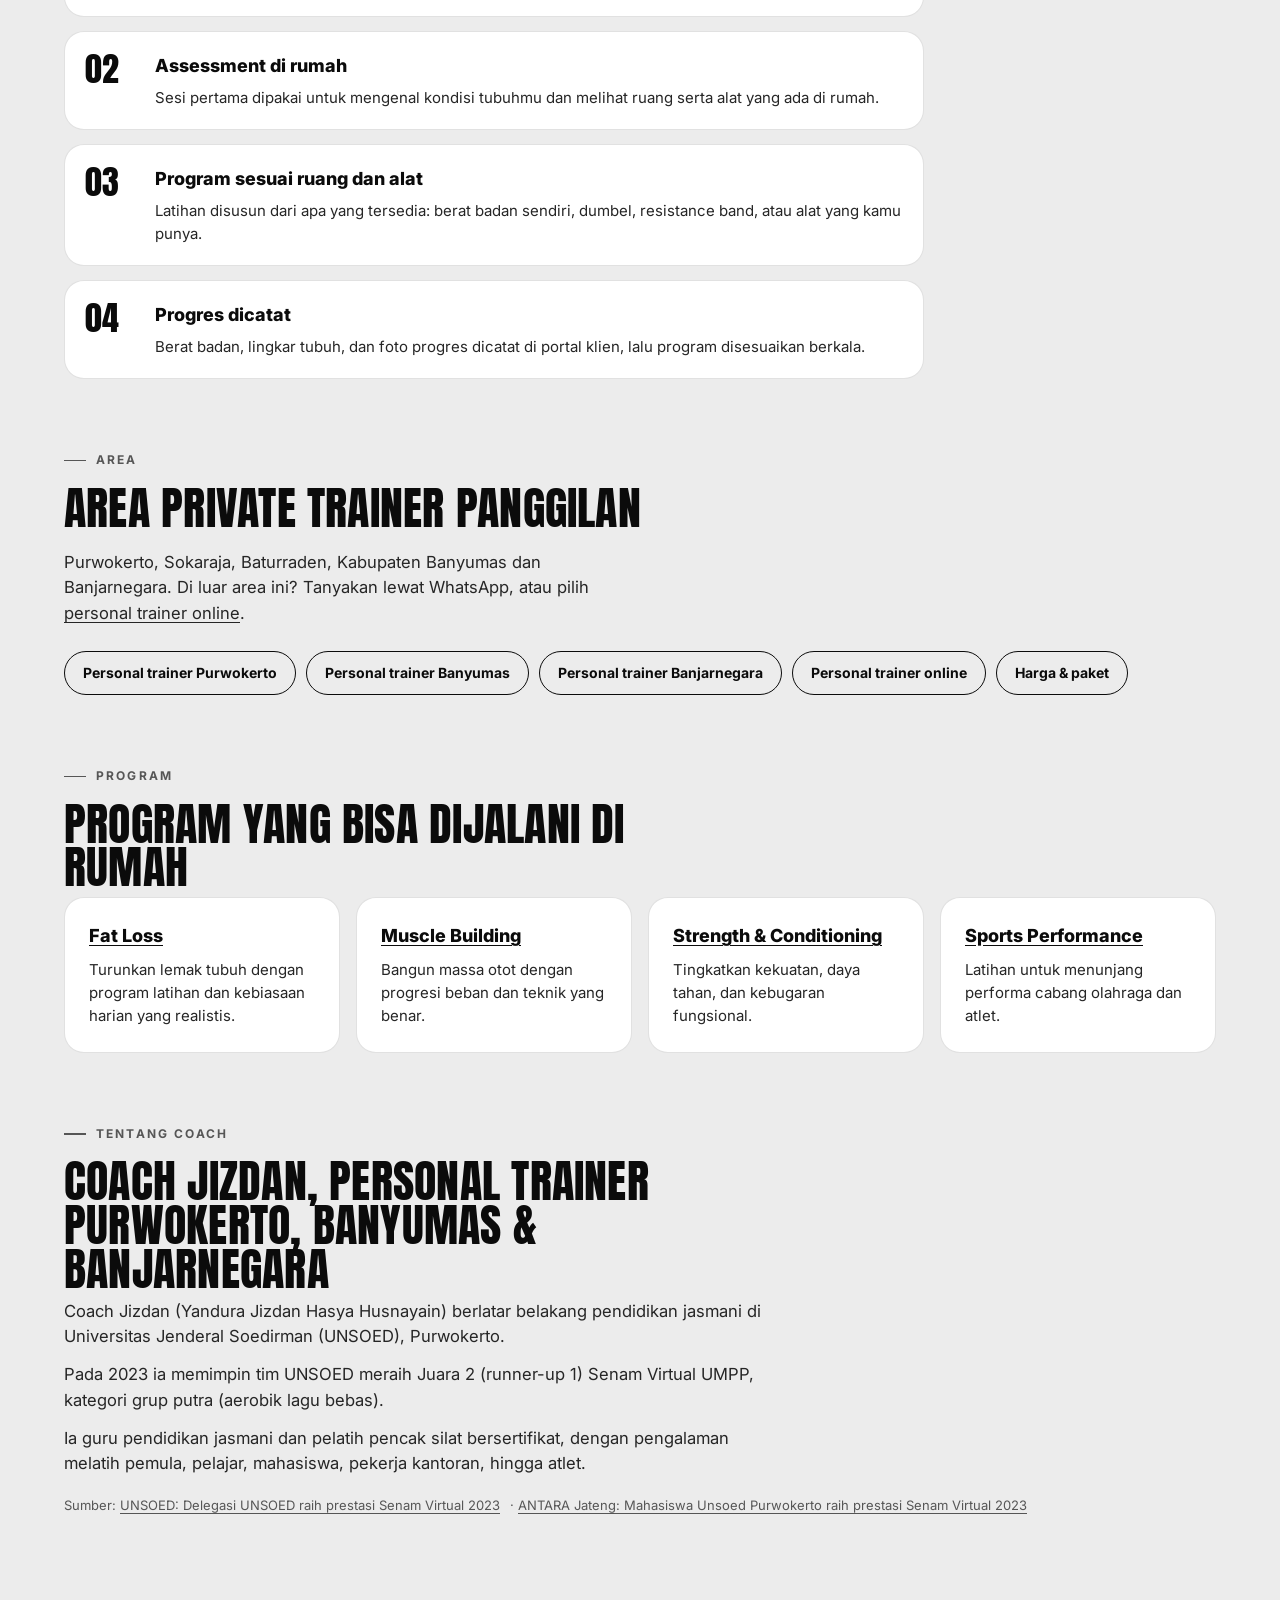
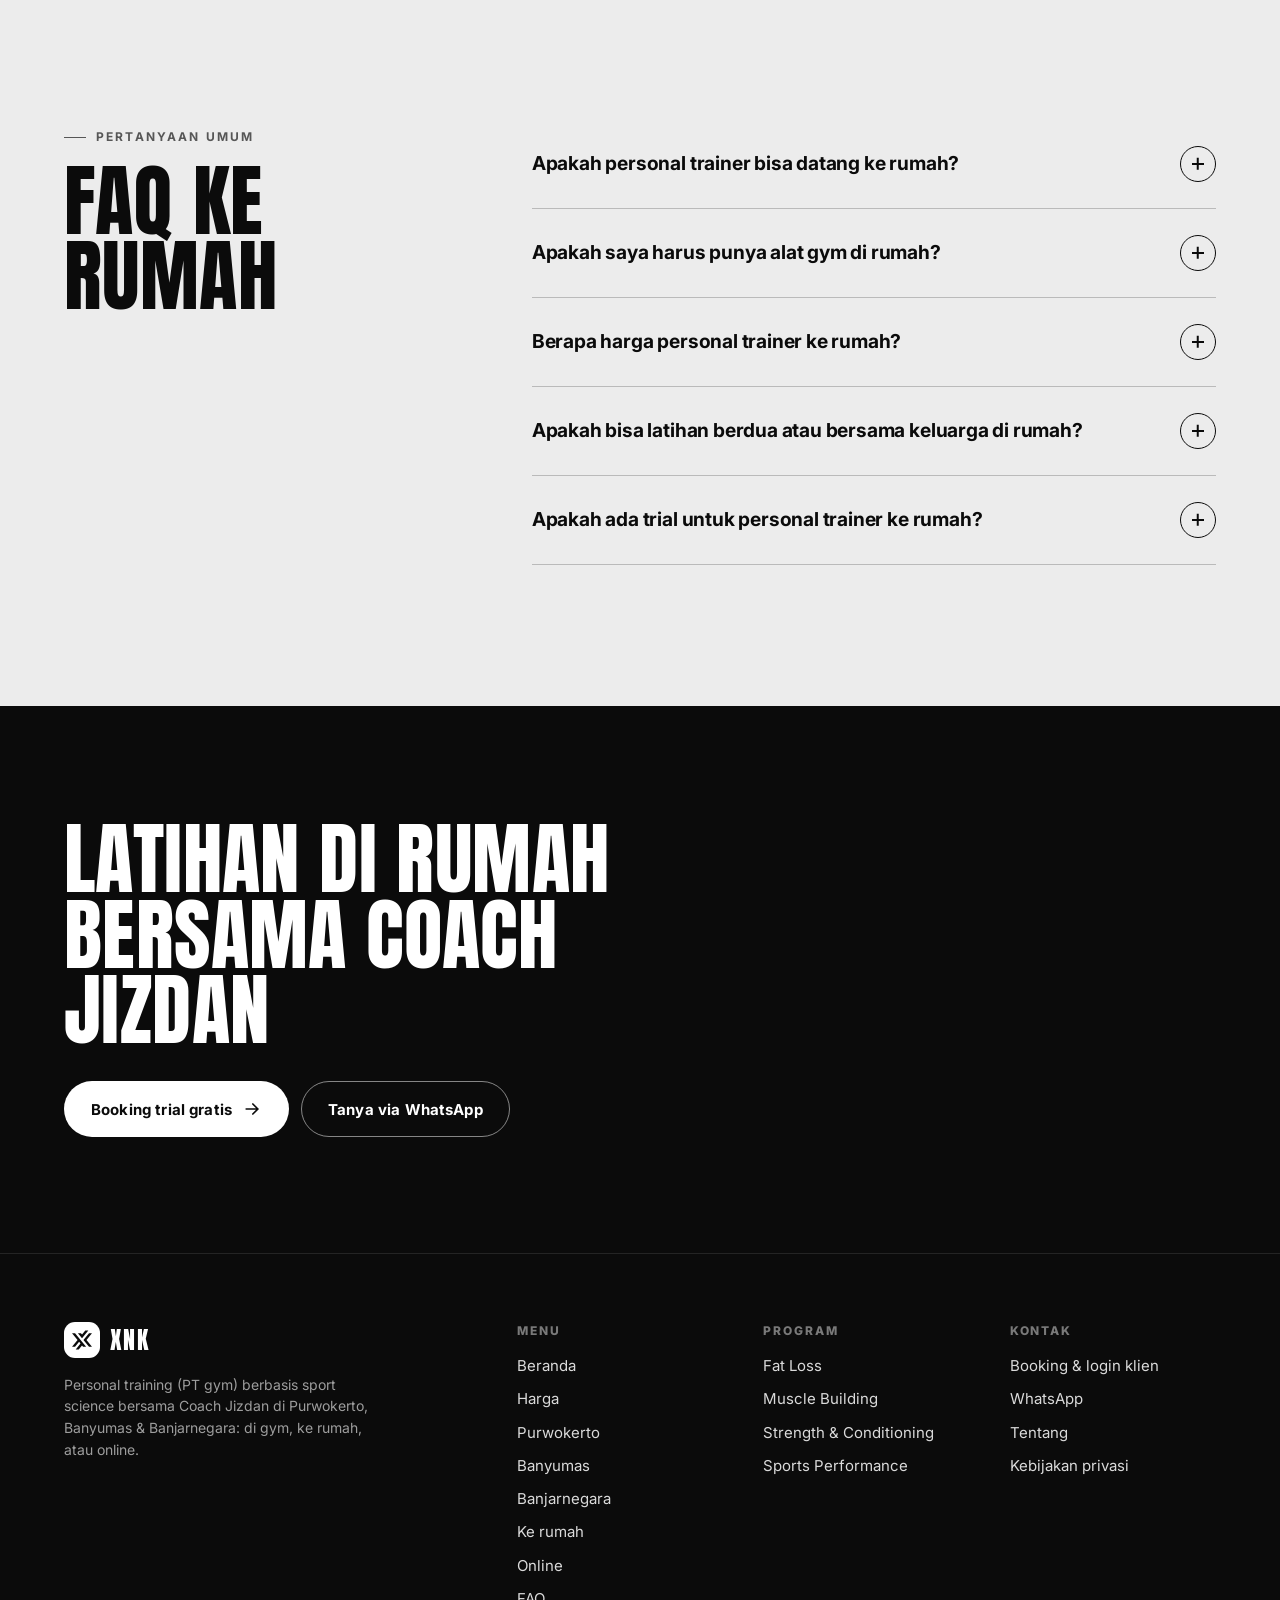
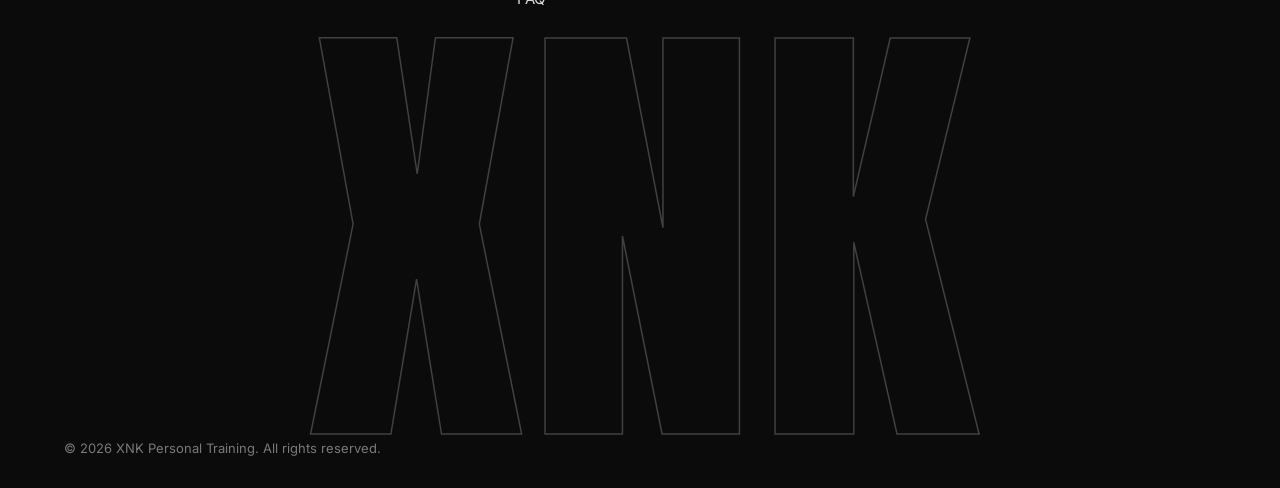
<file: personal-trainer-ke-rumah/index.html>
<!DOCTYPE html>
<html lang="id">
<head>
<meta charset="UTF-8">
<meta name="viewport" content="width=device-width, initial-scale=1, viewport-fit=cover">
<title>Personal Trainer ke Rumah Purwokerto &amp; Banyumas · Coach Jizdan</title>
<meta name="description" content="Personal trainer ke rumah di Purwokerto, Sokaraja, Baturraden, Banyumas &amp; Banjarnegara. Private trainer panggilan 1-on-1 bersama Coach Jizdan. Trial gratis.">
<link rel="canonical" href="https://xnkbooking.my.id/personal-trainer-ke-rumah/">
<meta name="robots" content="index, follow, max-image-preview:large">
<meta name="theme-color" content="#ECECEC">
<meta property="og:type" content="website">
<meta property="og:site_name" content="XNK Personal Training">
<meta property="og:locale" content="id_ID">
<meta property="og:url" content="https://xnkbooking.my.id/personal-trainer-ke-rumah/">
<meta property="og:title" content="Personal Trainer ke Rumah Purwokerto &amp; Banyumas · Coach Jizdan">
<meta property="og:description" content="Personal trainer ke rumah di Purwokerto, Sokaraja, Baturraden, Banyumas &amp; Banjarnegara. Private trainer panggilan 1-on-1 bersama Coach Jizdan. Trial gratis.">
<meta property="og:image" content="https://xnkbooking.my.id/img/og.jpg">
<meta name="twitter:card" content="summary_large_image">
<link rel="icon" href="/favicon.svg" type="image/svg+xml">
<link rel="icon" href="/favicon.ico" sizes="16x16 32x32 48x48">
<link rel="icon" href="/favicon-32x32.png" type="image/png" sizes="32x32">
<link rel="icon" href="/favicon-16x16.png" type="image/png" sizes="16x16">
<link rel="icon" href="/icon-192.png" type="image/png" sizes="192x192">
<link rel="apple-touch-icon" href="/apple-touch-icon.png" sizes="180x180">
<link rel="mask-icon" href="/safari-pinned-tab.svg" color="#0B0B0B">
<link rel="manifest" href="/site.webmanifest">
<meta name="application-name" content="XNK Personal Training">
<meta name="apple-mobile-web-app-title" content="XNK">
<meta name="msapplication-config" content="/browserconfig.xml">
<meta name="msapplication-TileColor" content="#0B0B0B">
<link rel="preconnect" href="https://fonts.googleapis.com">
<link rel="preconnect" href="https://fonts.gstatic.com" crossorigin>
<link href="https://fonts.googleapis.com/css2?family=Anton&family=Inter:wght@400;500;600;700;800;900&display=swap" rel="stylesheet">
<link rel="stylesheet" href="/site.css">
<script type="application/ld+json">{"@context":"https://schema.org","@type":"ProfessionalService","@id":"https://xnkbooking.my.id/#business","name":"XNK Personal Training","alternateName":"Coach Jizdan · Personal Trainer","url":"https://xnkbooking.my.id/","image":["https://xnkbooking.my.id/img/og.jpg","https://xnkbooking.my.id/logo-512.png"],"logo":{"@type":"ImageObject","@id":"https://xnkbooking.my.id/#logo","url":"https://xnkbooking.my.id/logo-512.png","contentUrl":"https://xnkbooking.my.id/logo-512.png","width":512,"height":512,"caption":"XNK Personal Training"},"telephone":"+6288221254305","description":"Personal trainer (PT gym, coach gym) berbasis sport science di Purwokerto, Banyumas & Banjarnegara: latihan di gym, ke rumah, atau online. Fat loss, muscle building, strength & conditioning, sports performance. 1 sesi trial gratis.","areaServed":[{"@type":"City","name":"Purwokerto"},{"@type":"AdministrativeArea","name":"Kabupaten Banyumas"},{"@type":"City","name":"Sokaraja"},{"@type":"City","name":"Baturraden"},{"@type":"City","name":"Banjarnegara"}],"inLanguage":"id","priceRange":"Rp","keywords":"personal trainer, PT gym, coach gym, pelatih gym, pelatih fitness, private trainer, personal trainer ke rumah, fat loss, diet, muscle building, strength and conditioning, Purwokerto, Kabupaten Banyumas, Sokaraja, Baturraden, Banjarnegara","founder":{"@type":"Person","@id":"https://xnkbooking.my.id/#coach","name":"Coach Jizdan","legalName":"Yandura Jizdan Hasya Husnayain","alternateName":["Coach Jizdan","Jizdan"],"jobTitle":"Personal Trainer","knowsAbout":["Fat Loss","Muscle Building","Strength & Conditioning","Sports Performance","Personal training","Latihan beban","Penurunan berat badan","Pencak silat","Pendidikan jasmani"],"sameAs":["https://www.instagram.com/jiz.dan/"],"alumniOf":{"@type":"CollegeOrUniversity","name":"Universitas Jenderal Soedirman","sameAs":"https://www.unsoed.ac.id/"},"award":"Juara 2 Senam Virtual UMPP 2023, kategori grup putra (aerobik lagu bebas)","subjectOf":[{"@type":"WebPage","name":"UNSOED: Delegasi UNSOED raih prestasi Senam Virtual 2023","url":"https://old.unsoed.ac.id/id/delegasi-unsoed-raih-prestasi-senam-virtual-2023"},{"@type":"WebPage","name":"ANTARA Jateng: Mahasiswa Unsoed Purwokerto raih prestasi Senam Virtual 2023","url":"https://jateng.antaranews.co/berita/487353/mahaiswa-unsoed-purwokerto-raih-prestasi-senam-virtual-2023"}]},"makesOffer":[{"@type":"Offer","itemOffered":{"@type":"Service","name":"Fat Loss","url":"https://xnkbooking.my.id/program/fat-loss/"}},{"@type":"Offer","itemOffered":{"@type":"Service","name":"Muscle Building","url":"https://xnkbooking.my.id/program/muscle-building/"}},{"@type":"Offer","itemOffered":{"@type":"Service","name":"Strength & Conditioning","url":"https://xnkbooking.my.id/program/strength-conditioning/"}},{"@type":"Offer","itemOffered":{"@type":"Service","name":"Sports Performance","url":"https://xnkbooking.my.id/program/sports-performance/"}},{"@type":"Offer","itemOffered":{"@type":"Service","name":"Personal training ke rumah","url":"https://xnkbooking.my.id/personal-trainer-ke-rumah/"}},{"@type":"Offer","itemOffered":{"@type":"Service","name":"Personal training online","url":"https://xnkbooking.my.id/personal-trainer-online/"}}],"sameAs":["https://www.instagram.com/jiz.dan/"],"knowsLanguage":"id","contactPoint":{"@type":"ContactPoint","contactType":"customer service","telephone":"+6288221254305","availableLanguage":"id","areaServed":"ID"},"location":[{"@type":"Place","name":"Wellness Gym","address":{"@type":"PostalAddress","streetAddress":"Jl. Jatisari No.24, Karangmiri, Sumampir, Purwokerto Utara, Kabupaten Banyumas","addressLocality":"Purwokerto","addressRegion":"Jawa Tengah","addressCountry":"ID","postalCode":"53125"},"hasMap":"https://share.google/h8p1TyW3msOq0gavc"}],"hasOfferCatalog":{"@type":"OfferCatalog","name":"Paket Personal Training","url":"https://xnkbooking.my.id/harga/","itemListElement":[{"@type":"OfferCatalog","name":"Student","itemListElement":[{"@type":"Offer","name":"Student Basic","price":"250000","priceCurrency":"IDR","url":"https://xnkbooking.my.id/harga/#STUDENT_BASIC","availability":"https://schema.org/InStock","description":"Paket pelajar untuk memulai latihan dengan biaya terjangkau"},{"@type":"Offer","name":"Student Plus","price":"450000","priceCurrency":"IDR","url":"https://xnkbooking.my.id/harga/#STUDENT_PLUS","availability":"https://schema.org/InStock","description":"Paket pelajar dengan frekuensi latihan lebih tinggi"},{"@type":"Offer","name":"Student Pro","price":"500000","priceCurrency":"IDR","url":"https://xnkbooking.my.id/harga/#STUDENT_PRO","availability":"https://schema.org/InStock","description":"Paket pelajar untuk progres latihan yang lebih optimal"},{"@type":"Offer","name":"1 Sesi","price":"75000","priceCurrency":"IDR","url":"https://xnkbooking.my.id/harga/#STUDENT_1S","availability":"https://schema.org/InStock","description":"Hanya Pendampingan 1 Sesi"}]},{"@type":"OfferCatalog","name":"College","itemListElement":[{"@type":"Offer","name":"Mahasiswa Session Only","price":"250000","priceCurrency":"IDR","url":"https://xnkbooking.my.id/harga/#PT001","availability":"https://schema.org/InStock","description":"Sesi latihan fleksibel, simpel, hemat tanpa komitmen program"},{"@type":"Offer","name":"Mahasiswa Session Only","price":"450000","priceCurrency":"IDR","url":"https://xnkbooking.my.id/harga/#PT002","availability":"https://schema.org/InStock","description":"Sesi latihan fleksibel, simpel, hemat tanpa komitmen program"},{"@type":"Offer","name":"Mahasiswa Paket Pelatihan Core","price":"400000","priceCurrency":"IDR","url":"https://xnkbooking.my.id/harga/#PT005","availability":"https://schema.org/InStock","description":"Program latihan terstruktur dengan pendampingan langsung"},{"@type":"Offer","name":"Mahasiswa Paket Pelatihan Core","price":"700000","priceCurrency":"IDR","url":"https://xnkbooking.my.id/harga/#PT006","availability":"https://schema.org/InStock","description":"Program latihan terstruktur dengan pendampingan langsung"},{"@type":"Offer","name":"Mahasiswa Paket Pelatihan Core","price":"900000","priceCurrency":"IDR","url":"https://xnkbooking.my.id/harga/#PT007","availability":"https://schema.org/InStock","description":"Program latihan terstruktur dengan pendampingan langsung"},{"@type":"Offer","name":"1 Sesi","price":"75000","priceCurrency":"IDR","url":"https://xnkbooking.my.id/harga/#PT_1S","availability":"https://schema.org/InStock","description":"Hanya Pendampingan 1 Sesi"}]},{"@type":"OfferCatalog","name":"Regular","itemListElement":[{"@type":"Offer","name":"Umum Session Only","price":"350000","priceCurrency":"IDR","url":"https://xnkbooking.my.id/harga/#PT003","availability":"https://schema.org/InStock","description":"Sesi latihan fleksibel, simpel, hemat tanpa komitmen program"},{"@type":"Offer","name":"Umum Session Only","price":"650000","priceCurrency":"IDR","url":"https://xnkbooking.my.id/harga/#PT004","availability":"https://schema.org/InStock","description":"Sesi latihan fleksibel, simpel, hemat tanpa komitmen program"},{"@type":"Offer","name":"Umum Paket Pelatihan Core","price":"500000","priceCurrency":"IDR","url":"https://xnkbooking.my.id/harga/#PT008","availability":"https://schema.org/InStock","description":"Program latihan terstruktur dengan pendampingan langsung"},{"@type":"Offer","name":"Umum Paket Pelatihan Core","price":"900000","priceCurrency":"IDR","url":"https://xnkbooking.my.id/harga/#PT009","availability":"https://schema.org/InStock","description":"Program latihan terstruktur dengan pendampingan langsung"},{"@type":"Offer","name":"Umum Paket Pelatihan Core","price":"1200000","priceCurrency":"IDR","url":"https://xnkbooking.my.id/harga/#PT010","availability":"https://schema.org/InStock","description":"Program latihan terstruktur dengan pendampingan langsung"},{"@type":"Offer","name":"1 Sesi","price":"75000","priceCurrency":"IDR","url":"https://xnkbooking.my.id/harga/#PT_1SR","availability":"https://schema.org/InStock","description":"Hanya Pendampingan 1 Sesi"}]},{"@type":"OfferCatalog","name":"Premium","itemListElement":[{"@type":"Offer","name":"Mahasiswa Pelatihan Penuh Premium","price":"900000","priceCurrency":"IDR","url":"https://xnkbooking.my.id/harga/#PT011","availability":"https://schema.org/InStock","description":"All-in coaching dengan pendampingan prioritas"},{"@type":"Offer","name":"Mahasiswa Pelatihan Penuh Premium","price":"1200000","priceCurrency":"IDR","url":"https://xnkbooking.my.id/harga/#PT012","availability":"https://schema.org/InStock","description":"All-in coaching dengan pendampingan prioritas"},{"@type":"Offer","name":"Umum Pelatihan Penuh Premium","price":"1100000","priceCurrency":"IDR","url":"https://xnkbooking.my.id/harga/#PT013","availability":"https://schema.org/InStock","description":"All-in coaching dengan pendampingan prioritas"},{"@type":"Offer","name":"Umum Pelatihan Penuh Premium","price":"1500000","priceCurrency":"IDR","url":"https://xnkbooking.my.id/harga/#PT014","availability":"https://schema.org/InStock","description":"All-in coaching dengan pendampingan prioritas"},{"@type":"Offer","name":"1 Sesi","price":"75000","priceCurrency":"IDR","url":"https://xnkbooking.my.id/harga/#PT_1SP","availability":"https://schema.org/InStock","description":"Hanya Pendampingan 1 Sesi"},{"@type":"Offer","name":"Meal Plan Only","price":"400000","priceCurrency":"IDR","url":"https://xnkbooking.my.id/harga/#PKG-20261126-V4AI","availability":"https://schema.org/InStock"},{"@type":"Offer","name":"Meal Plan + Konsultasi Gizi","price":"1200000","priceCurrency":"IDR","url":"https://xnkbooking.my.id/harga/#PKG-20261126-SSW1","availability":"https://schema.org/InStock"}]},{"@type":"OfferCatalog","name":"Core","itemListElement":[{"@type":"Offer","name":"Couple - Program 8 Session","price":"2000000","priceCurrency":"IDR","url":"https://xnkbooking.my.id/harga/#PKG-20261001-CQF3","availability":"https://schema.org/InStock","description":"Paket personal training untuk dua orang dengan 8 sesi selama 1 bulan. Latihan terarah dengan jadwal fleksibel, disesuaikan dengan tujuan dan kemampuan masing-masing peserta."},{"@type":"Offer","name":"Couple - Program 4 Session","price":"1100000","priceCurrency":"IDR","url":"https://xnkbooking.my.id/harga/#PKG-20261011-S463","availability":"https://schema.org/InStock","description":"Paket personal training untuk dua orang dengan 4 sesi selama 1 bulan. Latihan terarah dengan jadwal fleksibel, disesuaikan dengan tujuan dan kemampuan masing-masing peserta."},{"@type":"Offer","name":"Trio - Program 4 Session","price":"1900000","priceCurrency":"IDR","url":"https://xnkbooking.my.id/harga/#PKG-20261011-VJOU","availability":"https://schema.org/InStock","description":"Paket personal training untuk tiga orang dengan 4 pertemuan dan program latihan bersama yang terstruktur. Berlatih bersama teman dengan pendampingan trainer serta penyesuaian beban dan tingkat kesulitan sesuai kemampuan masing-masing."},{"@type":"Offer","name":"Trio - Program 8 Session","price":"2800000","priceCurrency":"IDR","url":"https://xnkbooking.my.id/harga/#PKG-20261001-N3V5","availability":"https://schema.org/InStock","description":"Paket personal training untuk tiga orang dengan 8 pertemuan dan program latihan bersama yang terstruktur. Berlatih bersama teman dengan pendampingan trainer serta penyesuaian beban dan tingkat kesulitan sesuai kemampuan masing-masing."},{"@type":"Offer","name":"Program Only","price":"1000000","priceCurrency":"IDR","url":"https://xnkbooking.my.id/harga/#PKG-20261001-OQFB","availability":"https://schema.org/InStock","description":"Program latihan personal untuk kamu yang ingin berlatih mandiri dengan panduan terstruktur. Disusun berdasarkan tujuan, pengalaman latihan, jadwal, dan ketersediaan alat."},{"@type":"Offer","name":"ONLINE PERSONAL COACHING","price":"1500000","priceCurrency":"IDR","url":"https://xnkbooking.my.id/harga/#PKG-20261001-VMFO","availability":"https://schema.org/InStock","description":"Pendampingan latihan online untuk kamu yang ingin berlatih mandiri dengan arahan personal trainer. Dilengkapi program latihan personal, evaluasi mingguan, dan feedback teknik melalui video."},{"@type":"Offer","name":"FULL BODY CIRCUIT","price":"3000000","priceCurrency":"IDR","url":"https://xnkbooking.my.id/harga/#PKG-20261001-C9N9","availability":"https://schema.org/InStock","description":"Kelas workout berkelompok selama 45 menit yang menggabungkan bodyweight, dumbbell, dan latihan core untuk melatih daya tahan otot serta kebugaran umum. Dipandu personal trainer dengan koreksi teknik dan penyesuaian intensitas sesuai kemampuan. Maksimal 8 peserta per kelas. Harga berlaku per orang."}]}]}}</script>
<script type="application/ld+json">{"@context":"https://schema.org","@type":"Service","@id":"https://xnkbooking.my.id/personal-trainer-ke-rumah/#service","name":"Personal Trainer ke Rumah","serviceType":"Personal training","url":"https://xnkbooking.my.id/personal-trainer-ke-rumah/","provider":{"@id":"https://xnkbooking.my.id/#business"},"areaServed":[{"@type":"City","name":"Purwokerto"},{"@type":"City","name":"Sokaraja"},{"@type":"City","name":"Baturraden"},{"@type":"AdministrativeArea","name":"Kabupaten Banyumas"},{"@type":"City","name":"Banjarnegara"}],"inLanguage":"id","offers":{"@type":"AggregateOffer","priceCurrency":"IDR","lowPrice":"75000","highPrice":"3000000","offerCount":"30","url":"https://xnkbooking.my.id/harga/"}}</script>
<script type="application/ld+json">{"@context":"https://schema.org","@type":"FAQPage","mainEntity":[{"@type":"Question","name":"Apakah personal trainer bisa datang ke rumah?","acceptedAnswer":{"@type":"Answer","text":"Bisa. Coach Jizdan melayani personal training ke rumah (home visit) di Purwokerto, Sokaraja, Baturraden, sekitar Kabupaten Banyumas, dan Banjarnegara. Area dan jadwal dikonfirmasi lewat WhatsApp sebelum sesi."}},{"@type":"Question","name":"Apakah saya harus punya alat gym di rumah?","acceptedAnswer":{"@type":"Answer","text":"Tidak harus. Program disesuaikan dengan ruang dan alat yang ada, termasuk latihan dengan berat badan sendiri. Kalau kamu punya alat seperti dumbel atau resistance band, program akan memakainya."}},{"@type":"Question","name":"Berapa harga personal trainer ke rumah?","acceptedAnswer":{"@type":"Answer","text":"Harga dasar mengikuti paket di halaman harga (mulai dari Rp 75.000). Untuk home visit, ada tidaknya biaya transport tergantung jarak dan dikonfirmasi lebih dulu lewat WhatsApp, jadi tidak ada biaya kejutan."}},{"@type":"Question","name":"Apakah bisa latihan berdua atau bersama keluarga di rumah?","acceptedAnswer":{"@type":"Answer","text":"Tanyakan lewat WhatsApp. Coach akan menyesuaikan format sesi dan paketnya dengan jumlah peserta dan targetmu."}},{"@type":"Question","name":"Apakah ada trial untuk personal trainer ke rumah?","acceptedAnswer":{"@type":"Answer","text":"Calon klien baru mendapat 1 sesi trial gratis. Untuk trial di rumah, atur lokasi dan jamnya lewat WhatsApp."}}]}</script>
<script type="application/ld+json">{"@context":"https://schema.org","@type":"BreadcrumbList","itemListElement":[{"@type":"ListItem","position":1,"name":"Beranda","item":"https://xnkbooking.my.id/"},{"@type":"ListItem","position":2,"name":"Personal Trainer ke Rumah","item":"https://xnkbooking.my.id/personal-trainer-ke-rumah/"}]}</script>
<script type="application/ld+json">{"@context":"https://schema.org","@type":"WebPage","@id":"https://xnkbooking.my.id/personal-trainer-ke-rumah/#webpage","url":"https://xnkbooking.my.id/personal-trainer-ke-rumah/","name":"Personal Trainer ke Rumah Purwokerto & Banyumas · Coach Jizdan","description":"Personal trainer ke rumah di Purwokerto, Sokaraja, Baturraden, Banyumas & Banjarnegara. Private trainer panggilan 1-on-1 bersama Coach Jizdan. Trial gratis.","inLanguage":"id","isPartOf":{"@id":"https://xnkbooking.my.id/#website"},"about":{"@id":"https://xnkbooking.my.id/#business"},"dateModified":"2026-11-26"}</script>
</head>
<body>
<header class="nav" id="nav"><a class="logo" href="/" aria-label="XNK, beranda"><span class="logo-mark"><svg viewBox="0 0 948 895" fill="#fff" aria-hidden="true" focusable="false"><path fill-rule="evenodd" d="M630 2L774 2L475 365L280 128L425 128L476 190ZM1 128L145 128L670 768L526 768L474 706L319 895L176 895L403 619L337 536L145 768L1 768L263 449ZM806 130L947 130L687 448L947 768L806 768L543 448Z"/></svg></span><span class="logo-word">XNK</span></a><nav class="nav-links" aria-label="Menu"><a class="nav-link" href="/harga/">Harga</a><a class="nav-link" href="/personal-trainer-purwokerto/">Purwokerto</a><a class="nav-link" href="/personal-trainer-banyumas/">Banyumas</a><a class="nav-link" href="/personal-trainer-banjarnegara/">Banjarnegara</a><a class="nav-link" aria-current="page" href="/personal-trainer-ke-rumah/">Ke rumah</a><a class="nav-link" href="/personal-trainer-online/">Online</a><a class="nav-link" href="/harga/#faq">FAQ</a></nav><a class="btn btn-dark btn-sm nav-cta" href="https://book.xnkbooking.my.id/">Sudah member?<svg class="icon arr" viewBox="0 0 24 24" fill="none" stroke="currentColor" stroke-width="2" stroke-linecap="round"><path d="M5 12h14M13 6l6 6-6 6"/></svg></a><button type="button" class="burger" id="burger" aria-label="Buka menu" aria-expanded="false" aria-controls="m-menu"><span></span><span></span></button></header>
<div class="m-menu" id="m-menu" aria-hidden="true"><nav class="m-menu-links" aria-label="Menu"><a href="/"><small>01</small>Beranda</a><a href="/harga/"><small>02</small>Harga</a><a href="/personal-trainer-purwokerto/"><small>03</small>Purwokerto</a><a href="/personal-trainer-banyumas/"><small>04</small>Banyumas</a><a href="/personal-trainer-banjarnegara/"><small>05</small>Banjarnegara</a><a href="/personal-trainer-ke-rumah/"><small>06</small>Ke rumah</a><a href="/personal-trainer-online/"><small>07</small>Online</a><a href="/harga/#faq"><small>08</small>FAQ</a></nav><div class="m-menu-foot"><a class="btn btn-light btn-block" href="https://book.xnkbooking.my.id/">Mulai Sekarang</a><a class="m-menu-wa" href="https://wa.me/6288221254305?text=Halo%20Coach%20Jizdan%2C%20saya%20mau%20tanya%20program%20personal%20training." rel="noopener">Chat WhatsApp →</a></div></div>
<main>
<section class="sec sec-hero"><div class="wrap"><p class="eyebrow">Home visit · Purwokerto, Sokaraja, Baturraden, Kabupaten Banyumas dan Banjarnegara</p><h1 class="h2">Personal Trainer ke Rumah (Private Trainer Panggilan)</h1><p class="lead">Tidak sempat ke gym, malu latihan di tempat ramai, atau ingin privasi penuh? Coach Jizdan bisa datang ke rumahmu sebagai private trainer panggilan. Metodenya sama dengan sesi di gym: konsultasi, assessment, program personal, dan evaluasi progres. Dikenal juga sebagai PT gym, coach gym, pelatih gym, pelatih fitness, atau private trainer.</p><div class="hero-actions"><a class="btn btn-dark" href="https://wa.me/6288221254305?text=Halo%20Coach%20Jizdan%2C%20saya%20mau%20tanya%20personal%20training%20ke%20rumah.%20Lokasi%20saya%20di%20" rel="noopener">Tanya area &amp; jadwal<svg class="icon arr" viewBox="0 0 24 24" fill="none" stroke="currentColor" stroke-width="2" stroke-linecap="round"><path d="M5 12h14M13 6l6 6-6 6"/></svg></a><a class="btn btn-line" href="https://book.xnkbooking.my.id/">Booking trial gratis</a></div></div></section><section class="sec sec-paket"><div class="wrap"><div class="facts"><p class="eyebrow">Ringkasan</p><dl><div><dt>Siapa</dt><dd>Coach Jizdan (Yandura Jizdan Hasya Husnayain), personal trainer, guru pendidikan jasmani, dan pelatih pencak silat bersertifikat.</dd></div><div><dt>Di mana</dt><dd>Coach datang ke rumahmu di Purwokerto, Sokaraja, Baturraden, Kabupaten Banyumas dan Banjarnegara. Atau latihan di Wellness Gym.</dd></div><div><dt>Harga</dt><dd>Mulai dari Rp 75.000. <a href="/harga/">Lihat semua paket</a>.</dd></div><div><dt>Trial</dt><dd>1 sesi trial gratis untuk calon klien baru.</dd></div><div><dt>Booking</dt><dd><a href="https://book.xnkbooking.my.id/">book.xnkbooking.my.id</a> atau WhatsApp +62 882-2125-4305.</dd></div></dl></div></div></section><section class="sec sec-paket"><div class="wrap"><p class="eyebrow">Untuk siapa</p><h2 class="h2 h2-sm">Cocok kalau kamu</h2><ul class="price-list"><li><svg viewBox="0 0 24 24" fill="none" stroke="currentColor" stroke-width="2.4" stroke-linecap="round" stroke-linejoin="round"><path d="M5 12.5l4.5 4.5L19 7.5"/></svg><span>Kamu ingin latihan dengan privasi, tanpa keramaian gym.</span></li><li><svg viewBox="0 0 24 24" fill="none" stroke="currentColor" stroke-width="2.4" stroke-linecap="round" stroke-linejoin="round"><path d="M5 12.5l4.5 4.5L19 7.5"/></svg><span>Jadwalmu padat dan waktu perjalanan ke gym terasa berat.</span></li><li><svg viewBox="0 0 24 24" fill="none" stroke="currentColor" stroke-width="2.4" stroke-linecap="round" stroke-linejoin="round"><path d="M5 12.5l4.5 4.5L19 7.5"/></svg><span>Kamu pemula dan ingin belajar gerakan yang benar dengan tenang.</span></li><li><svg viewBox="0 0 24 24" fill="none" stroke="currentColor" stroke-width="2.4" stroke-linecap="round" stroke-linejoin="round"><path d="M5 12.5l4.5 4.5L19 7.5"/></svg><span>Kamu ingin latihan bareng pasangan, keluarga, atau teman di rumah.</span></li></ul></div></section><section class="sec sec-paket"><div class="wrap"><p class="eyebrow">Cara kerja</p><h2 class="h2 h2-sm">Bagaimana personal training di rumah berjalan</h2><ol class="steps"><li class="step"><span class="step-no">01</span><div><h3>Chat dulu lewat WhatsApp</h3><p>Ceritakan target, lokasi rumahmu, dan jam yang kamu mau. Coach memastikan area dan jadwalnya bisa dijangkau.</p></div></li><li class="step"><span class="step-no">02</span><div><h3>Assessment di rumah</h3><p>Sesi pertama dipakai untuk mengenal kondisi tubuhmu dan melihat ruang serta alat yang ada di rumah.</p></div></li><li class="step"><span class="step-no">03</span><div><h3>Program sesuai ruang dan alat</h3><p>Latihan disusun dari apa yang tersedia: berat badan sendiri, dumbel, resistance band, atau alat yang kamu punya.</p></div></li><li class="step"><span class="step-no">04</span><div><h3>Progres dicatat</h3><p>Berat badan, lingkar tubuh, dan foto progres dicatat di portal klien, lalu program disesuaikan berkala.</p></div></li></ol></div></section><section class="sec sec-paket"><div class="wrap"><p class="eyebrow">Area</p><h2 class="h2 h2-sm">Area private trainer panggilan</h2><p class="lead">Purwokerto, Sokaraja, Baturraden, Kabupaten Banyumas dan Banjarnegara. Di luar area ini? Tanyakan lewat WhatsApp, atau pilih <a href="/personal-trainer-online/">personal trainer online</a>.</p><p class="links-row"><a href="/personal-trainer-purwokerto/">Personal trainer Purwokerto</a><a href="/personal-trainer-banyumas/">Personal trainer Banyumas</a><a href="/personal-trainer-banjarnegara/">Personal trainer Banjarnegara</a><a href="/personal-trainer-online/">Personal trainer online</a><a href="/harga/">Harga &amp; paket</a></p></div></section><section class="sec sec-paket"><div class="wrap"><p class="eyebrow">Program</p><h2 class="h2 h2-sm">Program yang bisa dijalani di rumah</h2><div class="prog-grid"><div class="prog"><h3><a href="/program/fat-loss/">Fat Loss</a></h3><p>Turunkan lemak tubuh dengan program latihan dan kebiasaan harian yang realistis.</p></div><div class="prog"><h3><a href="/program/muscle-building/">Muscle Building</a></h3><p>Bangun massa otot dengan progresi beban dan teknik yang benar.</p></div><div class="prog"><h3><a href="/program/strength-conditioning/">Strength &amp; Conditioning</a></h3><p>Tingkatkan kekuatan, daya tahan, dan kebugaran fungsional.</p></div><div class="prog"><h3><a href="/program/sports-performance/">Sports Performance</a></h3><p>Latihan untuk menunjang performa cabang olahraga dan atlet.</p></div></div></div></section><section class="sec sec-paket"><div class="wrap"><p class="eyebrow">Tentang coach</p><h2 class="h2 h2-sm">Coach Jizdan, personal trainer Purwokerto, Banyumas &amp; Banjarnegara</h2><div class="prose"><p>Coach Jizdan (Yandura Jizdan Hasya Husnayain) berlatar belakang pendidikan jasmani di Universitas Jenderal Soedirman (UNSOED), Purwokerto.</p><p>Pada 2023 ia memimpin tim UNSOED meraih Juara 2 (runner-up 1) Senam Virtual UMPP, kategori grup putra (aerobik lagu bebas).</p><p>Ia guru pendidikan jasmani dan pelatih pencak silat bersertifikat, dengan pengalaman melatih pemula, pelajar, mahasiswa, pekerja kantoran, hingga atlet.</p></div><p class="sources">Sumber: <a href="https://old.unsoed.ac.id/id/delegasi-unsoed-raih-prestasi-senam-virtual-2023" rel="noopener">UNSOED: Delegasi UNSOED raih prestasi Senam Virtual 2023</a> · <a href="https://jateng.antaranews.co/berita/487353/mahaiswa-unsoed-purwokerto-raih-prestasi-senam-virtual-2023" rel="noopener">ANTARA Jateng: Mahasiswa Unsoed Purwokerto raih prestasi Senam Virtual 2023</a></p></div></section><section class="sec sec-faq"><div class="wrap faq-grid"><div><p class="eyebrow">Pertanyaan umum</p><h2 class="h2">FAQ ke rumah</h2></div><div class="faq-list"><details class="faq-item"><summary class="faq-q">Apakah personal trainer bisa datang ke rumah?<span class="faq-icon" aria-hidden="true"></span></summary><p class="faq-a">Bisa. Coach Jizdan melayani personal training ke rumah (home visit) di Purwokerto, Sokaraja, Baturraden, sekitar Kabupaten Banyumas, dan Banjarnegara. Area dan jadwal dikonfirmasi lewat WhatsApp sebelum sesi.</p></details><details class="faq-item"><summary class="faq-q">Apakah saya harus punya alat gym di rumah?<span class="faq-icon" aria-hidden="true"></span></summary><p class="faq-a">Tidak harus. Program disesuaikan dengan ruang dan alat yang ada, termasuk latihan dengan berat badan sendiri. Kalau kamu punya alat seperti dumbel atau resistance band, program akan memakainya.</p></details><details class="faq-item"><summary class="faq-q">Berapa harga personal trainer ke rumah?<span class="faq-icon" aria-hidden="true"></span></summary><p class="faq-a">Harga dasar mengikuti paket di halaman harga (mulai dari Rp 75.000). Untuk home visit, ada tidaknya biaya transport tergantung jarak dan dikonfirmasi lebih dulu lewat WhatsApp, jadi tidak ada biaya kejutan.</p></details><details class="faq-item"><summary class="faq-q">Apakah bisa latihan berdua atau bersama keluarga di rumah?<span class="faq-icon" aria-hidden="true"></span></summary><p class="faq-a">Tanyakan lewat WhatsApp. Coach akan menyesuaikan format sesi dan paketnya dengan jumlah peserta dan targetmu.</p></details><details class="faq-item"><summary class="faq-q">Apakah ada trial untuk personal trainer ke rumah?<span class="faq-icon" aria-hidden="true"></span></summary><p class="faq-a">Calon klien baru mendapat 1 sesi trial gratis. Untuk trial di rumah, atur lokasi dan jamnya lewat WhatsApp.</p></details></div></div></section><section class="sec sec-cta"><div class="wrap"><h2 class="h2">Latihan di rumah bersama Coach Jizdan</h2><div class="hero-actions"><a class="btn btn-light" href="https://book.xnkbooking.my.id/">Booking trial gratis<svg class="icon arr" viewBox="0 0 24 24" fill="none" stroke="currentColor" stroke-width="2" stroke-linecap="round"><path d="M5 12h14M13 6l6 6-6 6"/></svg></a><a class="btn btn-ghost" href="https://wa.me/6288221254305?text=Halo%20Coach%20Jizdan%2C%20saya%20mau%20tanya%20program%20personal%20training." rel="noopener">Tanya via WhatsApp</a></div></div></section>
</main>
<footer class="footer"><div class="wrap footer-grid"><div class="footer-brand"><span class="logo"><span class="logo-mark logo-mark-light"><svg viewBox="0 0 948 895" fill="#0B0B0B" aria-hidden="true" focusable="false"><path fill-rule="evenodd" d="M630 2L774 2L475 365L280 128L425 128L476 190ZM1 128L145 128L670 768L526 768L474 706L319 895L176 895L403 619L337 536L145 768L1 768L263 449ZM806 130L947 130L687 448L947 768L806 768L543 448Z"/></svg></span><span class="logo-word">XNK</span></span><p>Personal training (PT gym) berbasis sport science bersama Coach Jizdan di Purwokerto, Banyumas &amp; Banjarnegara: di gym, ke rumah, atau online.</p></div><div class="footer-col"><p class="footer-h">Menu</p><a href="/">Beranda</a><a href="/harga/">Harga</a><a href="/personal-trainer-purwokerto/">Purwokerto</a><a href="/personal-trainer-banyumas/">Banyumas</a><a href="/personal-trainer-banjarnegara/">Banjarnegara</a><a href="/personal-trainer-ke-rumah/">Ke rumah</a><a href="/personal-trainer-online/">Online</a><a href="/harga/#faq">FAQ</a></div><div class="footer-col"><p class="footer-h">Program</p><a href="/program/fat-loss/">Fat Loss</a><a href="/program/muscle-building/">Muscle Building</a><a href="/program/strength-conditioning/">Strength &amp; Conditioning</a><a href="/program/sports-performance/">Sports Performance</a></div><div class="footer-col"><p class="footer-h">Kontak</p><a href="https://book.xnkbooking.my.id/">Booking &amp; login klien</a><a href="https://wa.me/6288221254305?text=Halo%20Coach%20Jizdan%2C%20saya%20mau%20tanya%20program%20personal%20training." rel="noopener">WhatsApp</a><a href="/tentang/">Tentang</a><a href="/privasi/">Kebijakan privasi</a></div></div><div class="footer-giant" aria-hidden="true">XNK</div><p class="wrap footer-copy">&copy; 2026 XNK Personal Training. All rights reserved.</p></footer>
<script>(function(){var b=document.getElementById("burger"),n=document.getElementById("nav"),m=document.getElementById("m-menu");function t(o){document.body.classList.toggle("menu-open",o);b.setAttribute("aria-expanded",o);m.setAttribute("aria-hidden",!o);}b.addEventListener("click",function(){t(!document.body.classList.contains("menu-open"));});m.addEventListener("click",function(e){if(e.target.closest("a"))t(false);});function s(){n.classList.toggle("scrolled",window.pageYOffset>20);}window.addEventListener("scroll",s,{passive:true});s();var seg=document.querySelector(".seg");if(seg)seg.addEventListener("click",function(e){var a=e.target.closest(".toggle-btn");if(!a)return;[].forEach.call(seg.children,function(x){x.classList.toggle("active",x===a);});});document.addEventListener("pointermove",function(e){var c=e.target.closest&&e.target.closest(".price");if(!c)return;var r=c.getBoundingClientRect();c.style.setProperty("--mx",(e.clientX-r.left)+"px");c.style.setProperty("--my",(e.clientY-r.top)+"px");});})();</script>
</body>
</html>
</file>
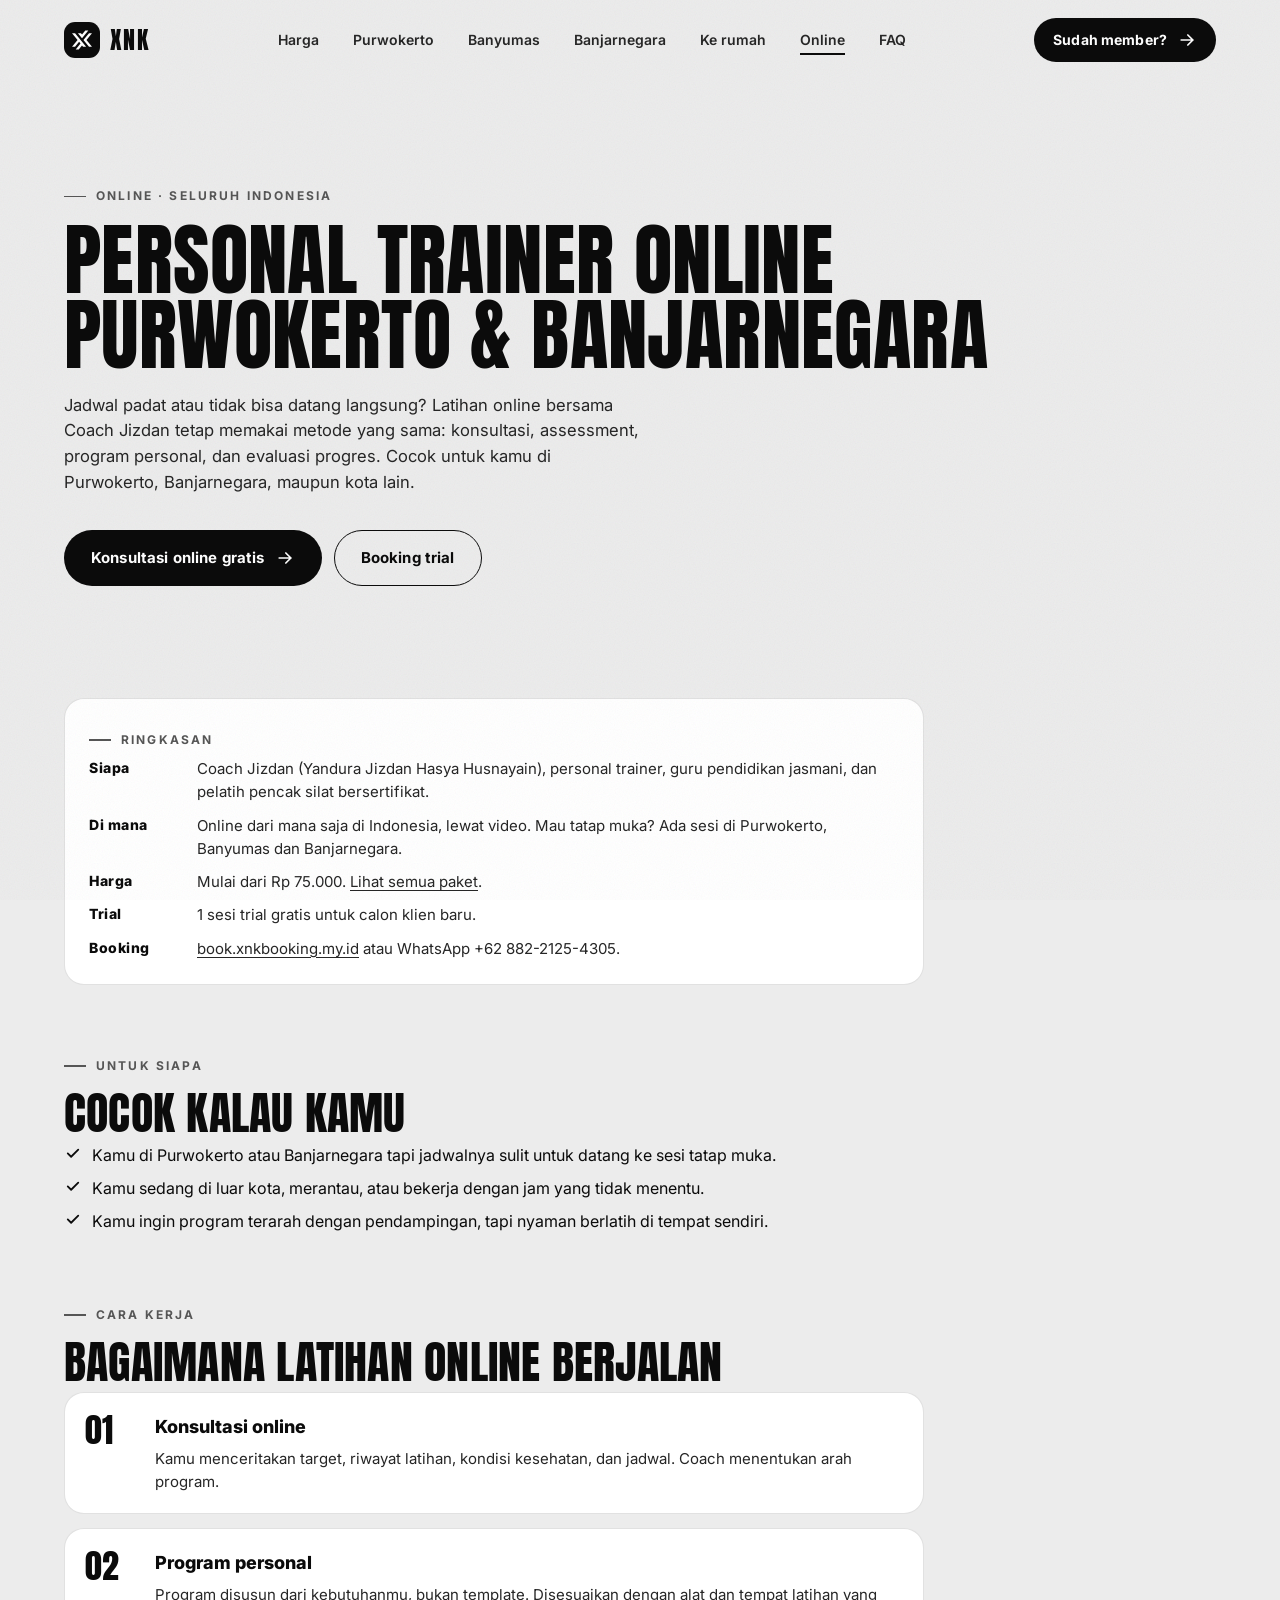
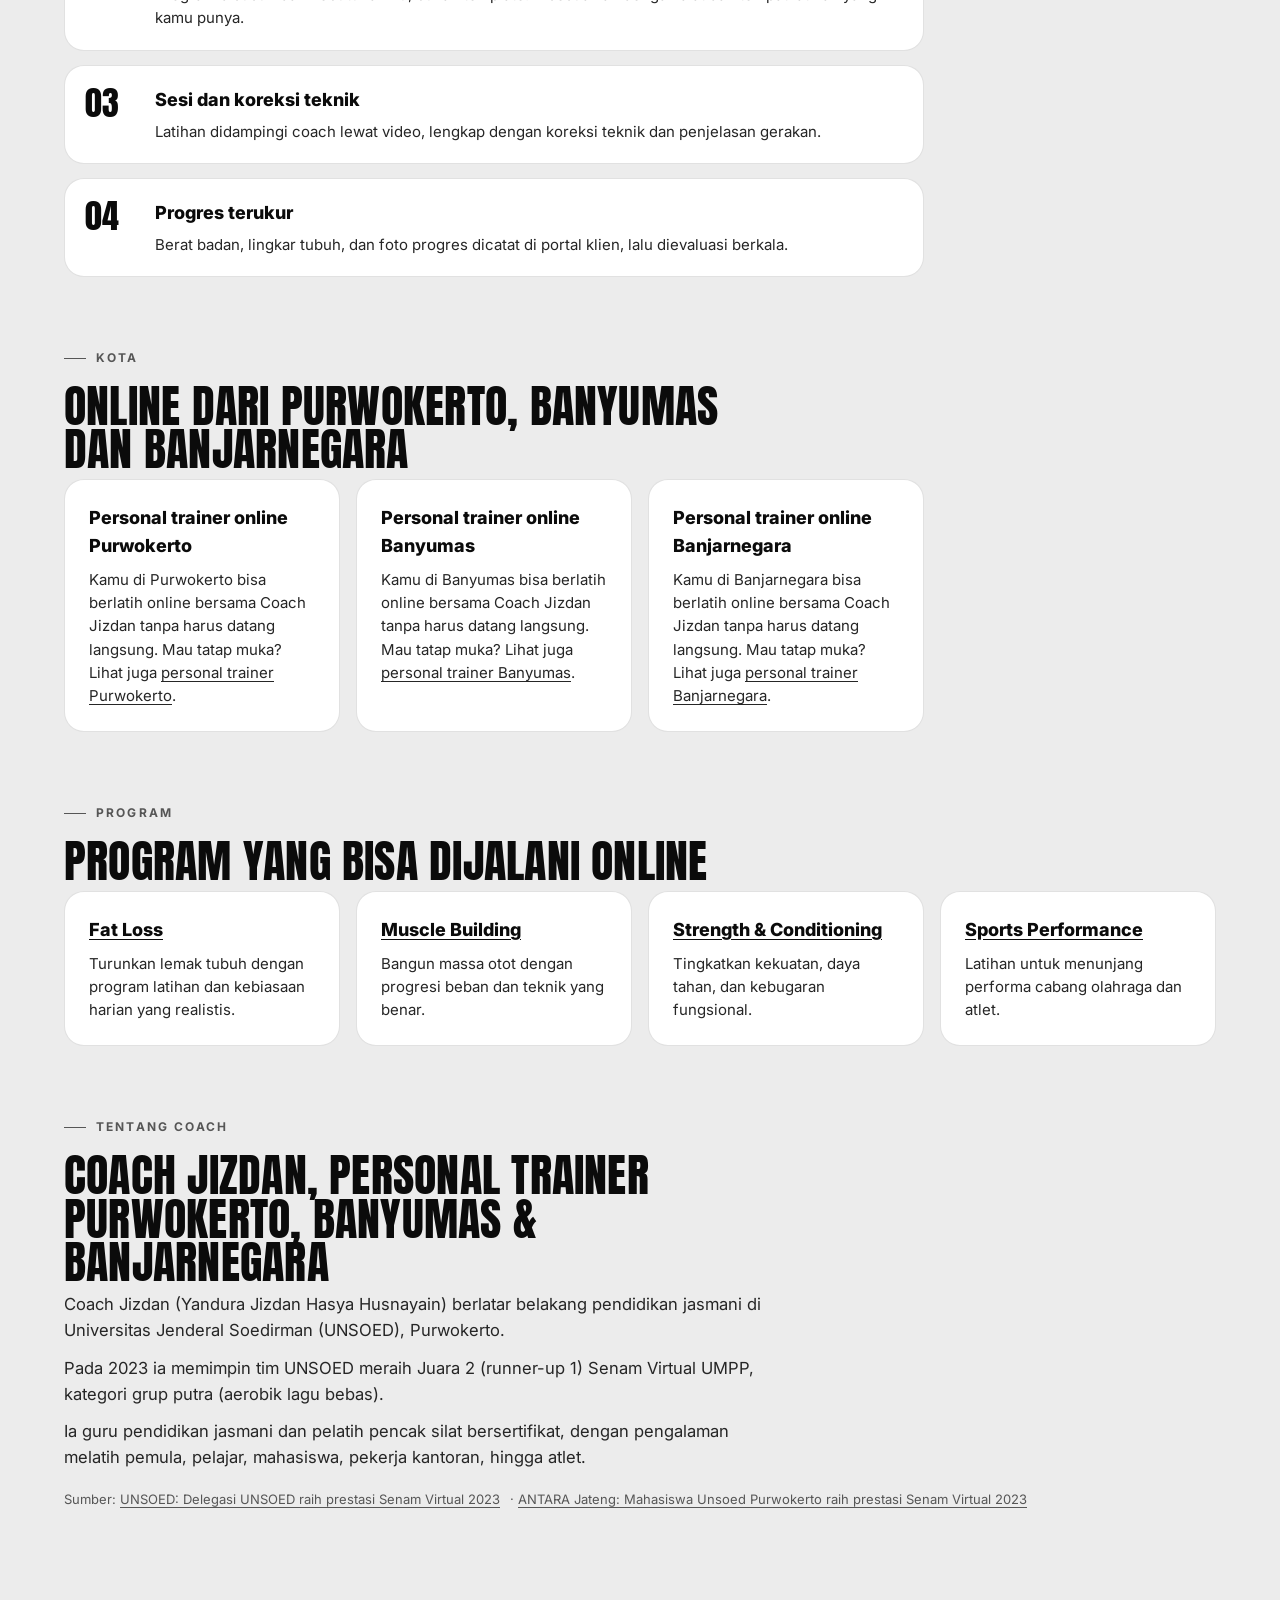
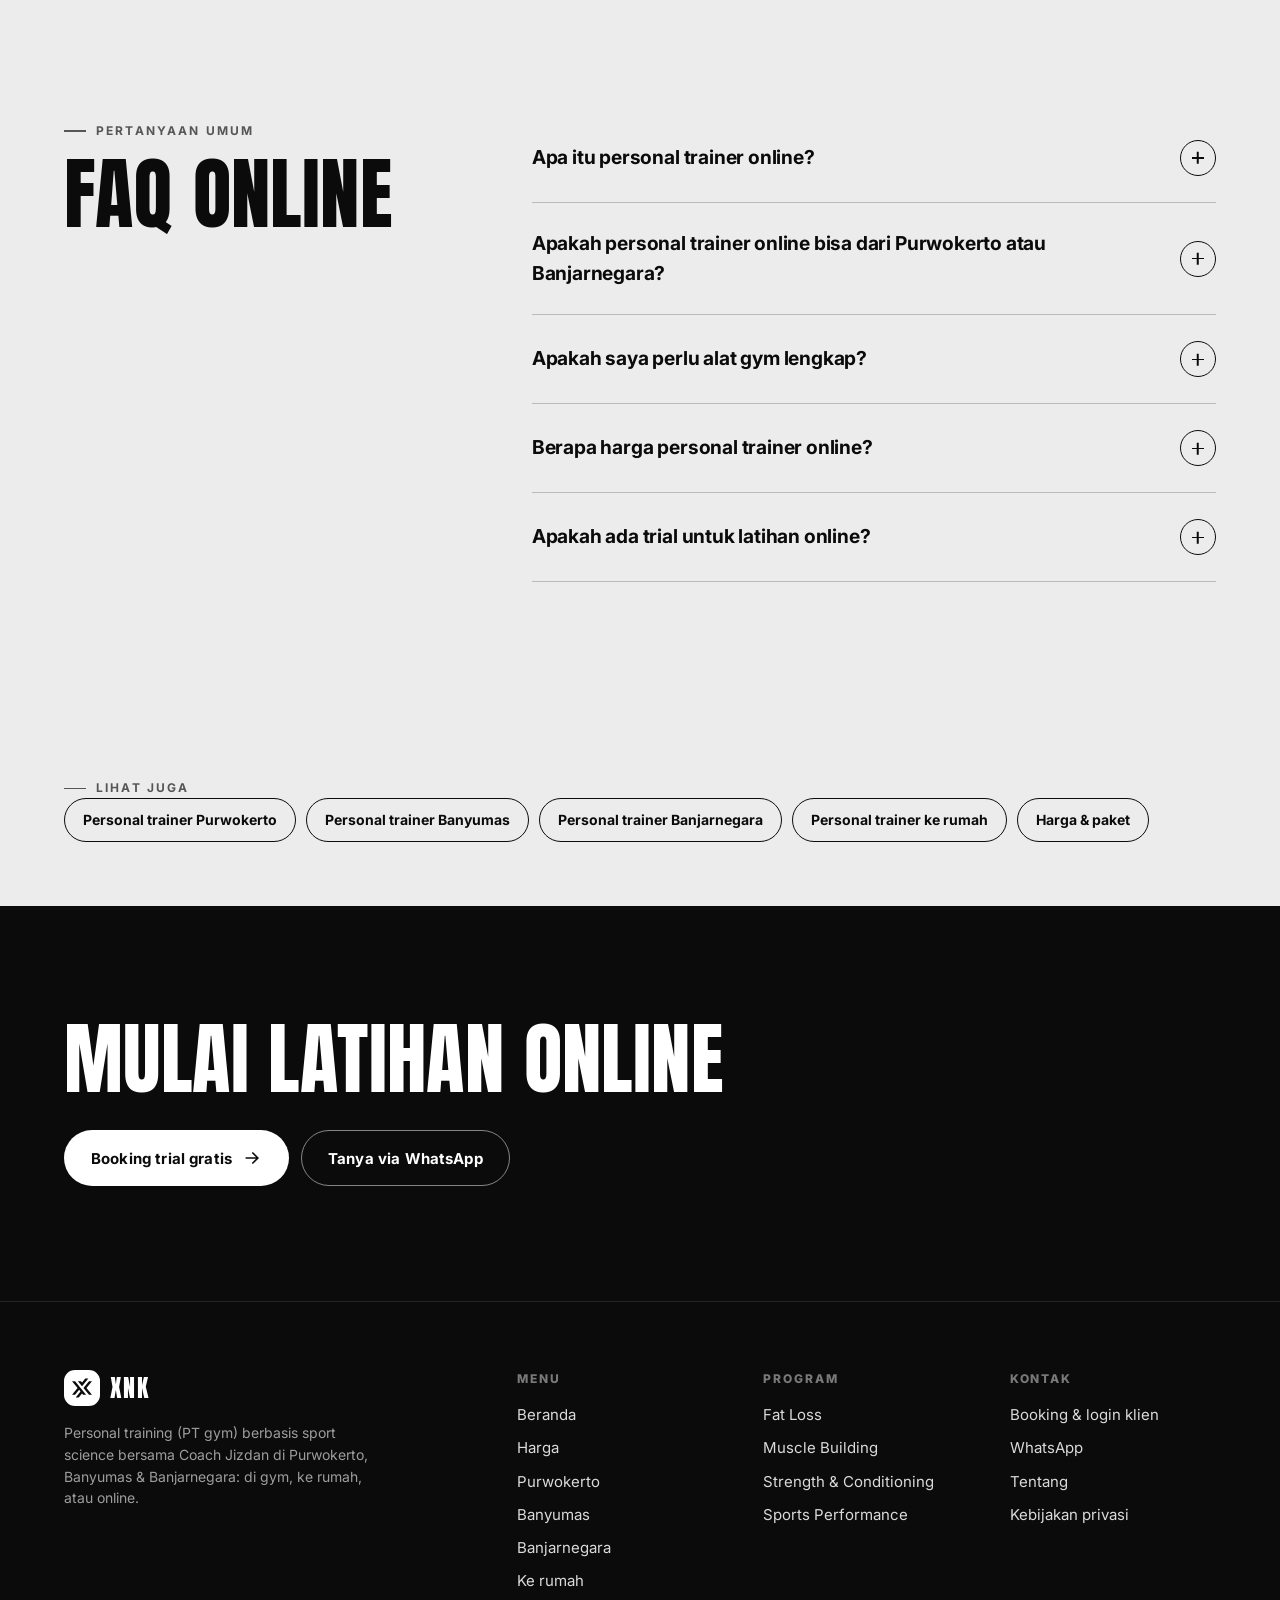
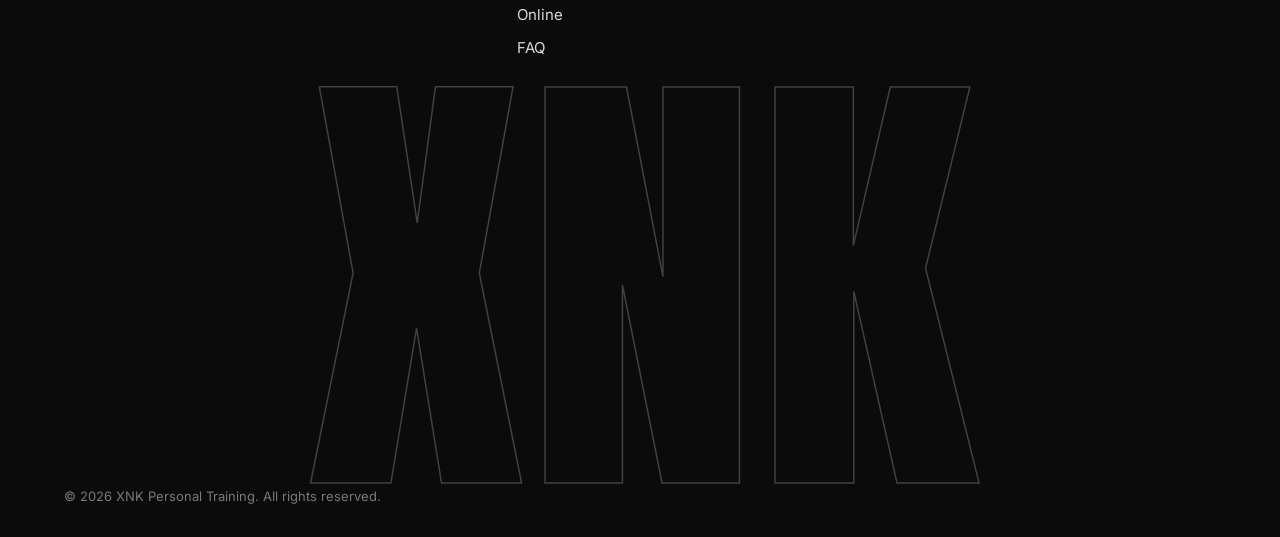
<file: personal-trainer-online/index.html>
<!DOCTYPE html>
<html lang="id">
<head>
<meta charset="UTF-8">
<meta name="viewport" content="width=device-width, initial-scale=1, viewport-fit=cover">
<title>Personal Trainer Online Purwokerto &amp; Banjarnegara · Coach Jizdan</title>
<meta name="description" content="Personal trainer online Coach Jizdan untuk Purwokerto, Banjarnegara, dan seluruh Indonesia: program personal, sesi video, progres terukur. Trial gratis.">
<link rel="canonical" href="https://xnkbooking.my.id/personal-trainer-online/">
<meta name="robots" content="index, follow, max-image-preview:large">
<meta name="theme-color" content="#ECECEC">
<meta property="og:type" content="website">
<meta property="og:site_name" content="XNK Personal Training">
<meta property="og:locale" content="id_ID">
<meta property="og:url" content="https://xnkbooking.my.id/personal-trainer-online/">
<meta property="og:title" content="Personal Trainer Online Purwokerto &amp; Banjarnegara · Coach Jizdan">
<meta property="og:description" content="Personal trainer online Coach Jizdan untuk Purwokerto, Banjarnegara, dan seluruh Indonesia: program personal, sesi video, progres terukur. Trial gratis.">
<meta property="og:image" content="https://xnkbooking.my.id/img/og.jpg">
<meta name="twitter:card" content="summary_large_image">
<link rel="icon" href="/favicon.svg" type="image/svg+xml">
<link rel="icon" href="/favicon.ico" sizes="16x16 32x32 48x48">
<link rel="icon" href="/favicon-32x32.png" type="image/png" sizes="32x32">
<link rel="icon" href="/favicon-16x16.png" type="image/png" sizes="16x16">
<link rel="icon" href="/icon-192.png" type="image/png" sizes="192x192">
<link rel="apple-touch-icon" href="/apple-touch-icon.png" sizes="180x180">
<link rel="mask-icon" href="/safari-pinned-tab.svg" color="#0B0B0B">
<link rel="manifest" href="/site.webmanifest">
<meta name="application-name" content="XNK Personal Training">
<meta name="apple-mobile-web-app-title" content="XNK">
<meta name="msapplication-config" content="/browserconfig.xml">
<meta name="msapplication-TileColor" content="#0B0B0B">
<link rel="preconnect" href="https://fonts.googleapis.com">
<link rel="preconnect" href="https://fonts.gstatic.com" crossorigin>
<link href="https://fonts.googleapis.com/css2?family=Anton&family=Inter:wght@400;500;600;700;800;900&display=swap" rel="stylesheet">
<link rel="stylesheet" href="/site.css">
<script type="application/ld+json">{"@context":"https://schema.org","@type":"ProfessionalService","@id":"https://xnkbooking.my.id/#business","name":"XNK Personal Training","alternateName":"Coach Jizdan · Personal Trainer","url":"https://xnkbooking.my.id/","image":["https://xnkbooking.my.id/img/og.jpg","https://xnkbooking.my.id/logo-512.png"],"logo":{"@type":"ImageObject","@id":"https://xnkbooking.my.id/#logo","url":"https://xnkbooking.my.id/logo-512.png","contentUrl":"https://xnkbooking.my.id/logo-512.png","width":512,"height":512,"caption":"XNK Personal Training"},"telephone":"+6288221254305","description":"Personal trainer (PT gym, coach gym) berbasis sport science di Purwokerto, Banyumas & Banjarnegara: latihan di gym, ke rumah, atau online. Fat loss, muscle building, strength & conditioning, sports performance. 1 sesi trial gratis.","areaServed":[{"@type":"City","name":"Purwokerto"},{"@type":"AdministrativeArea","name":"Kabupaten Banyumas"},{"@type":"City","name":"Sokaraja"},{"@type":"City","name":"Baturraden"},{"@type":"City","name":"Banjarnegara"}],"inLanguage":"id","priceRange":"Rp","keywords":"personal trainer, PT gym, coach gym, pelatih gym, pelatih fitness, private trainer, personal trainer ke rumah, fat loss, diet, muscle building, strength and conditioning, Purwokerto, Kabupaten Banyumas, Sokaraja, Baturraden, Banjarnegara","founder":{"@type":"Person","@id":"https://xnkbooking.my.id/#coach","name":"Coach Jizdan","legalName":"Yandura Jizdan Hasya Husnayain","alternateName":["Coach Jizdan","Jizdan"],"jobTitle":"Personal Trainer","knowsAbout":["Fat Loss","Muscle Building","Strength & Conditioning","Sports Performance","Personal training","Latihan beban","Penurunan berat badan","Pencak silat","Pendidikan jasmani"],"sameAs":["https://www.instagram.com/jiz.dan/"],"alumniOf":{"@type":"CollegeOrUniversity","name":"Universitas Jenderal Soedirman","sameAs":"https://www.unsoed.ac.id/"},"award":"Juara 2 Senam Virtual UMPP 2023, kategori grup putra (aerobik lagu bebas)","subjectOf":[{"@type":"WebPage","name":"UNSOED: Delegasi UNSOED raih prestasi Senam Virtual 2023","url":"https://old.unsoed.ac.id/id/delegasi-unsoed-raih-prestasi-senam-virtual-2023"},{"@type":"WebPage","name":"ANTARA Jateng: Mahasiswa Unsoed Purwokerto raih prestasi Senam Virtual 2023","url":"https://jateng.antaranews.co/berita/487353/mahaiswa-unsoed-purwokerto-raih-prestasi-senam-virtual-2023"}]},"makesOffer":[{"@type":"Offer","itemOffered":{"@type":"Service","name":"Fat Loss","url":"https://xnkbooking.my.id/program/fat-loss/"}},{"@type":"Offer","itemOffered":{"@type":"Service","name":"Muscle Building","url":"https://xnkbooking.my.id/program/muscle-building/"}},{"@type":"Offer","itemOffered":{"@type":"Service","name":"Strength & Conditioning","url":"https://xnkbooking.my.id/program/strength-conditioning/"}},{"@type":"Offer","itemOffered":{"@type":"Service","name":"Sports Performance","url":"https://xnkbooking.my.id/program/sports-performance/"}},{"@type":"Offer","itemOffered":{"@type":"Service","name":"Personal training ke rumah","url":"https://xnkbooking.my.id/personal-trainer-ke-rumah/"}},{"@type":"Offer","itemOffered":{"@type":"Service","name":"Personal training online","url":"https://xnkbooking.my.id/personal-trainer-online/"}}],"sameAs":["https://www.instagram.com/jiz.dan/"],"knowsLanguage":"id","contactPoint":{"@type":"ContactPoint","contactType":"customer service","telephone":"+6288221254305","availableLanguage":"id","areaServed":"ID"},"location":[{"@type":"Place","name":"Wellness Gym","address":{"@type":"PostalAddress","streetAddress":"Jl. Jatisari No.24, Karangmiri, Sumampir, Purwokerto Utara, Kabupaten Banyumas","addressLocality":"Purwokerto","addressRegion":"Jawa Tengah","addressCountry":"ID","postalCode":"53125"},"hasMap":"https://share.google/h8p1TyW3msOq0gavc"}],"hasOfferCatalog":{"@type":"OfferCatalog","name":"Paket Personal Training","url":"https://xnkbooking.my.id/harga/","itemListElement":[{"@type":"OfferCatalog","name":"Student","itemListElement":[{"@type":"Offer","name":"Student Basic","price":"250000","priceCurrency":"IDR","url":"https://xnkbooking.my.id/harga/#STUDENT_BASIC","availability":"https://schema.org/InStock","description":"Paket pelajar untuk memulai latihan dengan biaya terjangkau"},{"@type":"Offer","name":"Student Plus","price":"450000","priceCurrency":"IDR","url":"https://xnkbooking.my.id/harga/#STUDENT_PLUS","availability":"https://schema.org/InStock","description":"Paket pelajar dengan frekuensi latihan lebih tinggi"},{"@type":"Offer","name":"Student Pro","price":"500000","priceCurrency":"IDR","url":"https://xnkbooking.my.id/harga/#STUDENT_PRO","availability":"https://schema.org/InStock","description":"Paket pelajar untuk progres latihan yang lebih optimal"},{"@type":"Offer","name":"1 Sesi","price":"75000","priceCurrency":"IDR","url":"https://xnkbooking.my.id/harga/#STUDENT_1S","availability":"https://schema.org/InStock","description":"Hanya Pendampingan 1 Sesi"}]},{"@type":"OfferCatalog","name":"College","itemListElement":[{"@type":"Offer","name":"Mahasiswa Session Only","price":"250000","priceCurrency":"IDR","url":"https://xnkbooking.my.id/harga/#PT001","availability":"https://schema.org/InStock","description":"Sesi latihan fleksibel, simpel, hemat tanpa komitmen program"},{"@type":"Offer","name":"Mahasiswa Session Only","price":"450000","priceCurrency":"IDR","url":"https://xnkbooking.my.id/harga/#PT002","availability":"https://schema.org/InStock","description":"Sesi latihan fleksibel, simpel, hemat tanpa komitmen program"},{"@type":"Offer","name":"Mahasiswa Paket Pelatihan Core","price":"400000","priceCurrency":"IDR","url":"https://xnkbooking.my.id/harga/#PT005","availability":"https://schema.org/InStock","description":"Program latihan terstruktur dengan pendampingan langsung"},{"@type":"Offer","name":"Mahasiswa Paket Pelatihan Core","price":"700000","priceCurrency":"IDR","url":"https://xnkbooking.my.id/harga/#PT006","availability":"https://schema.org/InStock","description":"Program latihan terstruktur dengan pendampingan langsung"},{"@type":"Offer","name":"Mahasiswa Paket Pelatihan Core","price":"900000","priceCurrency":"IDR","url":"https://xnkbooking.my.id/harga/#PT007","availability":"https://schema.org/InStock","description":"Program latihan terstruktur dengan pendampingan langsung"},{"@type":"Offer","name":"1 Sesi","price":"75000","priceCurrency":"IDR","url":"https://xnkbooking.my.id/harga/#PT_1S","availability":"https://schema.org/InStock","description":"Hanya Pendampingan 1 Sesi"}]},{"@type":"OfferCatalog","name":"Regular","itemListElement":[{"@type":"Offer","name":"Umum Session Only","price":"350000","priceCurrency":"IDR","url":"https://xnkbooking.my.id/harga/#PT003","availability":"https://schema.org/InStock","description":"Sesi latihan fleksibel, simpel, hemat tanpa komitmen program"},{"@type":"Offer","name":"Umum Session Only","price":"650000","priceCurrency":"IDR","url":"https://xnkbooking.my.id/harga/#PT004","availability":"https://schema.org/InStock","description":"Sesi latihan fleksibel, simpel, hemat tanpa komitmen program"},{"@type":"Offer","name":"Umum Paket Pelatihan Core","price":"500000","priceCurrency":"IDR","url":"https://xnkbooking.my.id/harga/#PT008","availability":"https://schema.org/InStock","description":"Program latihan terstruktur dengan pendampingan langsung"},{"@type":"Offer","name":"Umum Paket Pelatihan Core","price":"900000","priceCurrency":"IDR","url":"https://xnkbooking.my.id/harga/#PT009","availability":"https://schema.org/InStock","description":"Program latihan terstruktur dengan pendampingan langsung"},{"@type":"Offer","name":"Umum Paket Pelatihan Core","price":"1200000","priceCurrency":"IDR","url":"https://xnkbooking.my.id/harga/#PT010","availability":"https://schema.org/InStock","description":"Program latihan terstruktur dengan pendampingan langsung"},{"@type":"Offer","name":"1 Sesi","price":"75000","priceCurrency":"IDR","url":"https://xnkbooking.my.id/harga/#PT_1SR","availability":"https://schema.org/InStock","description":"Hanya Pendampingan 1 Sesi"}]},{"@type":"OfferCatalog","name":"Premium","itemListElement":[{"@type":"Offer","name":"Mahasiswa Pelatihan Penuh Premium","price":"900000","priceCurrency":"IDR","url":"https://xnkbooking.my.id/harga/#PT011","availability":"https://schema.org/InStock","description":"All-in coaching dengan pendampingan prioritas"},{"@type":"Offer","name":"Mahasiswa Pelatihan Penuh Premium","price":"1200000","priceCurrency":"IDR","url":"https://xnkbooking.my.id/harga/#PT012","availability":"https://schema.org/InStock","description":"All-in coaching dengan pendampingan prioritas"},{"@type":"Offer","name":"Umum Pelatihan Penuh Premium","price":"1100000","priceCurrency":"IDR","url":"https://xnkbooking.my.id/harga/#PT013","availability":"https://schema.org/InStock","description":"All-in coaching dengan pendampingan prioritas"},{"@type":"Offer","name":"Umum Pelatihan Penuh Premium","price":"1500000","priceCurrency":"IDR","url":"https://xnkbooking.my.id/harga/#PT014","availability":"https://schema.org/InStock","description":"All-in coaching dengan pendampingan prioritas"},{"@type":"Offer","name":"1 Sesi","price":"75000","priceCurrency":"IDR","url":"https://xnkbooking.my.id/harga/#PT_1SP","availability":"https://schema.org/InStock","description":"Hanya Pendampingan 1 Sesi"},{"@type":"Offer","name":"Meal Plan Only","price":"400000","priceCurrency":"IDR","url":"https://xnkbooking.my.id/harga/#PKG-20261126-V4AI","availability":"https://schema.org/InStock"},{"@type":"Offer","name":"Meal Plan + Konsultasi Gizi","price":"1200000","priceCurrency":"IDR","url":"https://xnkbooking.my.id/harga/#PKG-20261126-SSW1","availability":"https://schema.org/InStock"}]},{"@type":"OfferCatalog","name":"Core","itemListElement":[{"@type":"Offer","name":"Couple - Program 8 Session","price":"2000000","priceCurrency":"IDR","url":"https://xnkbooking.my.id/harga/#PKG-20261001-CQF3","availability":"https://schema.org/InStock","description":"Paket personal training untuk dua orang dengan 8 sesi selama 1 bulan. Latihan terarah dengan jadwal fleksibel, disesuaikan dengan tujuan dan kemampuan masing-masing peserta."},{"@type":"Offer","name":"Couple - Program 4 Session","price":"1100000","priceCurrency":"IDR","url":"https://xnkbooking.my.id/harga/#PKG-20261011-S463","availability":"https://schema.org/InStock","description":"Paket personal training untuk dua orang dengan 4 sesi selama 1 bulan. Latihan terarah dengan jadwal fleksibel, disesuaikan dengan tujuan dan kemampuan masing-masing peserta."},{"@type":"Offer","name":"Trio - Program 4 Session","price":"1900000","priceCurrency":"IDR","url":"https://xnkbooking.my.id/harga/#PKG-20261011-VJOU","availability":"https://schema.org/InStock","description":"Paket personal training untuk tiga orang dengan 4 pertemuan dan program latihan bersama yang terstruktur. Berlatih bersama teman dengan pendampingan trainer serta penyesuaian beban dan tingkat kesulitan sesuai kemampuan masing-masing."},{"@type":"Offer","name":"Trio - Program 8 Session","price":"2800000","priceCurrency":"IDR","url":"https://xnkbooking.my.id/harga/#PKG-20261001-N3V5","availability":"https://schema.org/InStock","description":"Paket personal training untuk tiga orang dengan 8 pertemuan dan program latihan bersama yang terstruktur. Berlatih bersama teman dengan pendampingan trainer serta penyesuaian beban dan tingkat kesulitan sesuai kemampuan masing-masing."},{"@type":"Offer","name":"Program Only","price":"1000000","priceCurrency":"IDR","url":"https://xnkbooking.my.id/harga/#PKG-20261001-OQFB","availability":"https://schema.org/InStock","description":"Program latihan personal untuk kamu yang ingin berlatih mandiri dengan panduan terstruktur. Disusun berdasarkan tujuan, pengalaman latihan, jadwal, dan ketersediaan alat."},{"@type":"Offer","name":"ONLINE PERSONAL COACHING","price":"1500000","priceCurrency":"IDR","url":"https://xnkbooking.my.id/harga/#PKG-20261001-VMFO","availability":"https://schema.org/InStock","description":"Pendampingan latihan online untuk kamu yang ingin berlatih mandiri dengan arahan personal trainer. Dilengkapi program latihan personal, evaluasi mingguan, dan feedback teknik melalui video."},{"@type":"Offer","name":"FULL BODY CIRCUIT","price":"3000000","priceCurrency":"IDR","url":"https://xnkbooking.my.id/harga/#PKG-20261001-C9N9","availability":"https://schema.org/InStock","description":"Kelas workout berkelompok selama 45 menit yang menggabungkan bodyweight, dumbbell, dan latihan core untuk melatih daya tahan otot serta kebugaran umum. Dipandu personal trainer dengan koreksi teknik dan penyesuaian intensitas sesuai kemampuan. Maksimal 8 peserta per kelas. Harga berlaku per orang."}]}]}}</script>
<script type="application/ld+json">{"@context":"https://schema.org","@type":"Service","@id":"https://xnkbooking.my.id/personal-trainer-online/#service","name":"Personal Trainer Online","serviceType":"Personal training","url":"https://xnkbooking.my.id/personal-trainer-online/","provider":{"@id":"https://xnkbooking.my.id/#business"},"areaServed":[{"@type":"City","name":"Purwokerto"},{"@type":"City","name":"Banyumas"},{"@type":"City","name":"Banjarnegara"},{"@type":"City","name":"Indonesia"}],"inLanguage":"id","offers":{"@type":"AggregateOffer","priceCurrency":"IDR","lowPrice":"75000","highPrice":"3000000","offerCount":"30","url":"https://xnkbooking.my.id/harga/"}}</script>
<script type="application/ld+json">{"@context":"https://schema.org","@type":"FAQPage","mainEntity":[{"@type":"Question","name":"Apa itu personal trainer online?","acceptedAnswer":{"@type":"Answer","text":"Personal trainer online adalah pendampingan latihan 1-on-1 dari jarak jauh: program personal, sesi lewat video, koreksi teknik, dan evaluasi progres, tanpa harus bertemu langsung."}},{"@type":"Question","name":"Apakah personal trainer online bisa dari Purwokerto atau Banjarnegara?","acceptedAnswer":{"@type":"Answer","text":"Bisa. Kamu tetap berlatih di kotamu, dan coach mendampingi lewat sesi online. Kalau suatu saat ingin tatap muka, kamu bisa beralih ke sesi langsung."}},{"@type":"Question","name":"Apakah saya perlu alat gym lengkap?","acceptedAnswer":{"@type":"Answer","text":"Tidak harus. Program disesuaikan dengan alat dan tempat latihan yang kamu punya. Sampaikan kondisimu saat konsultasi."}},{"@type":"Question","name":"Berapa harga personal trainer online?","acceptedAnswer":{"@type":"Answer","text":"Harga paket online dikonfirmasi saat konsultasi, karena menyesuaikan target dan frekuensi sesi. Konsultasi awalnya gratis lewat WhatsApp."}},{"@type":"Question","name":"Apakah ada trial untuk latihan online?","acceptedAnswer":{"@type":"Answer","text":"Calon klien baru mendapat 1 sesi trial gratis. Tanyakan lewat WhatsApp untuk mengatur jadwal trial online."}}]}</script>
<script type="application/ld+json">{"@context":"https://schema.org","@type":"BreadcrumbList","itemListElement":[{"@type":"ListItem","position":1,"name":"Beranda","item":"https://xnkbooking.my.id/"},{"@type":"ListItem","position":2,"name":"Personal Trainer Online","item":"https://xnkbooking.my.id/personal-trainer-online/"}]}</script>
<script type="application/ld+json">{"@context":"https://schema.org","@type":"WebPage","@id":"https://xnkbooking.my.id/personal-trainer-online/#webpage","url":"https://xnkbooking.my.id/personal-trainer-online/","name":"Personal Trainer Online Purwokerto & Banjarnegara · Coach Jizdan","description":"Personal trainer online Coach Jizdan untuk Purwokerto, Banjarnegara, dan seluruh Indonesia: program personal, sesi video, progres terukur. Trial gratis.","inLanguage":"id","isPartOf":{"@id":"https://xnkbooking.my.id/#website"},"about":{"@id":"https://xnkbooking.my.id/#business"},"dateModified":"2026-11-26"}</script>
</head>
<body>
<header class="nav" id="nav"><a class="logo" href="/" aria-label="XNK, beranda"><span class="logo-mark"><svg viewBox="0 0 948 895" fill="#fff" aria-hidden="true" focusable="false"><path fill-rule="evenodd" d="M630 2L774 2L475 365L280 128L425 128L476 190ZM1 128L145 128L670 768L526 768L474 706L319 895L176 895L403 619L337 536L145 768L1 768L263 449ZM806 130L947 130L687 448L947 768L806 768L543 448Z"/></svg></span><span class="logo-word">XNK</span></a><nav class="nav-links" aria-label="Menu"><a class="nav-link" href="/harga/">Harga</a><a class="nav-link" href="/personal-trainer-purwokerto/">Purwokerto</a><a class="nav-link" href="/personal-trainer-banyumas/">Banyumas</a><a class="nav-link" href="/personal-trainer-banjarnegara/">Banjarnegara</a><a class="nav-link" href="/personal-trainer-ke-rumah/">Ke rumah</a><a class="nav-link" aria-current="page" href="/personal-trainer-online/">Online</a><a class="nav-link" href="/harga/#faq">FAQ</a></nav><a class="btn btn-dark btn-sm nav-cta" href="https://book.xnkbooking.my.id/">Sudah member?<svg class="icon arr" viewBox="0 0 24 24" fill="none" stroke="currentColor" stroke-width="2" stroke-linecap="round"><path d="M5 12h14M13 6l6 6-6 6"/></svg></a><button type="button" class="burger" id="burger" aria-label="Buka menu" aria-expanded="false" aria-controls="m-menu"><span></span><span></span></button></header>
<div class="m-menu" id="m-menu" aria-hidden="true"><nav class="m-menu-links" aria-label="Menu"><a href="/"><small>01</small>Beranda</a><a href="/harga/"><small>02</small>Harga</a><a href="/personal-trainer-purwokerto/"><small>03</small>Purwokerto</a><a href="/personal-trainer-banyumas/"><small>04</small>Banyumas</a><a href="/personal-trainer-banjarnegara/"><small>05</small>Banjarnegara</a><a href="/personal-trainer-ke-rumah/"><small>06</small>Ke rumah</a><a href="/personal-trainer-online/"><small>07</small>Online</a><a href="/harga/#faq"><small>08</small>FAQ</a></nav><div class="m-menu-foot"><a class="btn btn-light btn-block" href="https://book.xnkbooking.my.id/">Mulai Sekarang</a><a class="m-menu-wa" href="https://wa.me/6288221254305?text=Halo%20Coach%20Jizdan%2C%20saya%20mau%20tanya%20program%20personal%20training." rel="noopener">Chat WhatsApp →</a></div></div>
<main>
<section class="sec sec-hero"><div class="wrap"><p class="eyebrow">Online · Seluruh Indonesia</p><h1 class="h2">Personal Trainer Online Purwokerto &amp; Banjarnegara</h1><p class="lead">Jadwal padat atau tidak bisa datang langsung? Latihan online bersama Coach Jizdan tetap memakai metode yang sama: konsultasi, assessment, program personal, dan evaluasi progres. Cocok untuk kamu di Purwokerto, Banjarnegara, maupun kota lain.</p><div class="hero-actions"><a class="btn btn-dark" href="https://wa.me/6288221254305?text=Halo%20Coach%20Jizdan%2C%20saya%20tertarik%20personal%20training%20online." rel="noopener">Konsultasi online gratis<svg class="icon arr" viewBox="0 0 24 24" fill="none" stroke="currentColor" stroke-width="2" stroke-linecap="round"><path d="M5 12h14M13 6l6 6-6 6"/></svg></a><a class="btn btn-line" href="https://book.xnkbooking.my.id/">Booking trial</a></div></div></section><section class="sec sec-paket"><div class="wrap"><div class="facts"><p class="eyebrow">Ringkasan</p><dl><div><dt>Siapa</dt><dd>Coach Jizdan (Yandura Jizdan Hasya Husnayain), personal trainer, guru pendidikan jasmani, dan pelatih pencak silat bersertifikat.</dd></div><div><dt>Di mana</dt><dd>Online dari mana saja di Indonesia, lewat video. Mau tatap muka? Ada sesi di Purwokerto, Banyumas dan Banjarnegara.</dd></div><div><dt>Harga</dt><dd>Mulai dari Rp 75.000. <a href="/harga/">Lihat semua paket</a>.</dd></div><div><dt>Trial</dt><dd>1 sesi trial gratis untuk calon klien baru.</dd></div><div><dt>Booking</dt><dd><a href="https://book.xnkbooking.my.id/">book.xnkbooking.my.id</a> atau WhatsApp +62 882-2125-4305.</dd></div></dl></div></div></section><section class="sec sec-paket"><div class="wrap"><p class="eyebrow">Untuk siapa</p><h2 class="h2 h2-sm">Cocok kalau kamu</h2><ul class="price-list"><li><svg viewBox="0 0 24 24" fill="none" stroke="currentColor" stroke-width="2.4" stroke-linecap="round" stroke-linejoin="round"><path d="M5 12.5l4.5 4.5L19 7.5"/></svg><span>Kamu di Purwokerto atau Banjarnegara tapi jadwalnya sulit untuk datang ke sesi tatap muka.</span></li><li><svg viewBox="0 0 24 24" fill="none" stroke="currentColor" stroke-width="2.4" stroke-linecap="round" stroke-linejoin="round"><path d="M5 12.5l4.5 4.5L19 7.5"/></svg><span>Kamu sedang di luar kota, merantau, atau bekerja dengan jam yang tidak menentu.</span></li><li><svg viewBox="0 0 24 24" fill="none" stroke="currentColor" stroke-width="2.4" stroke-linecap="round" stroke-linejoin="round"><path d="M5 12.5l4.5 4.5L19 7.5"/></svg><span>Kamu ingin program terarah dengan pendampingan, tapi nyaman berlatih di tempat sendiri.</span></li></ul></div></section><section class="sec sec-paket"><div class="wrap"><p class="eyebrow">Cara kerja</p><h2 class="h2 h2-sm">Bagaimana latihan online berjalan</h2><ol class="steps"><li class="step"><span class="step-no">01</span><div><h3>Konsultasi online</h3><p>Kamu menceritakan target, riwayat latihan, kondisi kesehatan, dan jadwal. Coach menentukan arah program.</p></div></li><li class="step"><span class="step-no">02</span><div><h3>Program personal</h3><p>Program disusun dari kebutuhanmu, bukan template. Disesuaikan dengan alat dan tempat latihan yang kamu punya.</p></div></li><li class="step"><span class="step-no">03</span><div><h3>Sesi dan koreksi teknik</h3><p>Latihan didampingi coach lewat video, lengkap dengan koreksi teknik dan penjelasan gerakan.</p></div></li><li class="step"><span class="step-no">04</span><div><h3>Progres terukur</h3><p>Berat badan, lingkar tubuh, dan foto progres dicatat di portal klien, lalu dievaluasi berkala.</p></div></li></ol></div></section><section class="sec sec-paket"><div class="wrap"><p class="eyebrow">Kota</p><h2 class="h2 h2-sm">Online dari Purwokerto, Banyumas dan Banjarnegara</h2><div class="prog-grid"><div class="prog"><h3>Personal trainer online Purwokerto</h3><p>Kamu di Purwokerto bisa berlatih online bersama Coach Jizdan tanpa harus datang langsung. Mau tatap muka? Lihat juga <a href="/personal-trainer-purwokerto/">personal trainer Purwokerto</a>.</p></div><div class="prog"><h3>Personal trainer online Banyumas</h3><p>Kamu di Banyumas bisa berlatih online bersama Coach Jizdan tanpa harus datang langsung. Mau tatap muka? Lihat juga <a href="/personal-trainer-banyumas/">personal trainer Banyumas</a>.</p></div><div class="prog"><h3>Personal trainer online Banjarnegara</h3><p>Kamu di Banjarnegara bisa berlatih online bersama Coach Jizdan tanpa harus datang langsung. Mau tatap muka? Lihat juga <a href="/personal-trainer-banjarnegara/">personal trainer Banjarnegara</a>.</p></div></div></div></section><section class="sec sec-paket"><div class="wrap"><p class="eyebrow">Program</p><h2 class="h2 h2-sm">Program yang bisa dijalani online</h2><div class="prog-grid"><div class="prog"><h3><a href="/program/fat-loss/">Fat Loss</a></h3><p>Turunkan lemak tubuh dengan program latihan dan kebiasaan harian yang realistis.</p></div><div class="prog"><h3><a href="/program/muscle-building/">Muscle Building</a></h3><p>Bangun massa otot dengan progresi beban dan teknik yang benar.</p></div><div class="prog"><h3><a href="/program/strength-conditioning/">Strength &amp; Conditioning</a></h3><p>Tingkatkan kekuatan, daya tahan, dan kebugaran fungsional.</p></div><div class="prog"><h3><a href="/program/sports-performance/">Sports Performance</a></h3><p>Latihan untuk menunjang performa cabang olahraga dan atlet.</p></div></div></div></section><section class="sec sec-paket"><div class="wrap"><p class="eyebrow">Tentang coach</p><h2 class="h2 h2-sm">Coach Jizdan, personal trainer Purwokerto, Banyumas &amp; Banjarnegara</h2><div class="prose"><p>Coach Jizdan (Yandura Jizdan Hasya Husnayain) berlatar belakang pendidikan jasmani di Universitas Jenderal Soedirman (UNSOED), Purwokerto.</p><p>Pada 2023 ia memimpin tim UNSOED meraih Juara 2 (runner-up 1) Senam Virtual UMPP, kategori grup putra (aerobik lagu bebas).</p><p>Ia guru pendidikan jasmani dan pelatih pencak silat bersertifikat, dengan pengalaman melatih pemula, pelajar, mahasiswa, pekerja kantoran, hingga atlet.</p></div><p class="sources">Sumber: <a href="https://old.unsoed.ac.id/id/delegasi-unsoed-raih-prestasi-senam-virtual-2023" rel="noopener">UNSOED: Delegasi UNSOED raih prestasi Senam Virtual 2023</a> · <a href="https://jateng.antaranews.co/berita/487353/mahaiswa-unsoed-purwokerto-raih-prestasi-senam-virtual-2023" rel="noopener">ANTARA Jateng: Mahasiswa Unsoed Purwokerto raih prestasi Senam Virtual 2023</a></p></div></section><section class="sec sec-faq"><div class="wrap faq-grid"><div><p class="eyebrow">Pertanyaan umum</p><h2 class="h2">FAQ online</h2></div><div class="faq-list"><details class="faq-item"><summary class="faq-q">Apa itu personal trainer online?<span class="faq-icon" aria-hidden="true"></span></summary><p class="faq-a">Personal trainer online adalah pendampingan latihan 1-on-1 dari jarak jauh: program personal, sesi lewat video, koreksi teknik, dan evaluasi progres, tanpa harus bertemu langsung.</p></details><details class="faq-item"><summary class="faq-q">Apakah personal trainer online bisa dari Purwokerto atau Banjarnegara?<span class="faq-icon" aria-hidden="true"></span></summary><p class="faq-a">Bisa. Kamu tetap berlatih di kotamu, dan coach mendampingi lewat sesi online. Kalau suatu saat ingin tatap muka, kamu bisa beralih ke sesi langsung.</p></details><details class="faq-item"><summary class="faq-q">Apakah saya perlu alat gym lengkap?<span class="faq-icon" aria-hidden="true"></span></summary><p class="faq-a">Tidak harus. Program disesuaikan dengan alat dan tempat latihan yang kamu punya. Sampaikan kondisimu saat konsultasi.</p></details><details class="faq-item"><summary class="faq-q">Berapa harga personal trainer online?<span class="faq-icon" aria-hidden="true"></span></summary><p class="faq-a">Harga paket online dikonfirmasi saat konsultasi, karena menyesuaikan target dan frekuensi sesi. Konsultasi awalnya gratis lewat WhatsApp.</p></details><details class="faq-item"><summary class="faq-q">Apakah ada trial untuk latihan online?<span class="faq-icon" aria-hidden="true"></span></summary><p class="faq-a">Calon klien baru mendapat 1 sesi trial gratis. Tanyakan lewat WhatsApp untuk mengatur jadwal trial online.</p></details></div></div></section><section class="sec sec-paket"><div class="wrap"><p class="eyebrow">Lihat juga</p><p class="links-row"><a href="/personal-trainer-purwokerto/">Personal trainer Purwokerto</a><a href="/personal-trainer-banyumas/">Personal trainer Banyumas</a><a href="/personal-trainer-banjarnegara/">Personal trainer Banjarnegara</a><a href="/personal-trainer-ke-rumah/">Personal trainer ke rumah</a><a href="/harga/">Harga &amp; paket</a></p></div></section><section class="sec sec-cta"><div class="wrap"><h2 class="h2">Mulai latihan online</h2><div class="hero-actions"><a class="btn btn-light" href="https://book.xnkbooking.my.id/">Booking trial gratis<svg class="icon arr" viewBox="0 0 24 24" fill="none" stroke="currentColor" stroke-width="2" stroke-linecap="round"><path d="M5 12h14M13 6l6 6-6 6"/></svg></a><a class="btn btn-ghost" href="https://wa.me/6288221254305?text=Halo%20Coach%20Jizdan%2C%20saya%20mau%20tanya%20program%20personal%20training." rel="noopener">Tanya via WhatsApp</a></div></div></section>
</main>
<footer class="footer"><div class="wrap footer-grid"><div class="footer-brand"><span class="logo"><span class="logo-mark logo-mark-light"><svg viewBox="0 0 948 895" fill="#0B0B0B" aria-hidden="true" focusable="false"><path fill-rule="evenodd" d="M630 2L774 2L475 365L280 128L425 128L476 190ZM1 128L145 128L670 768L526 768L474 706L319 895L176 895L403 619L337 536L145 768L1 768L263 449ZM806 130L947 130L687 448L947 768L806 768L543 448Z"/></svg></span><span class="logo-word">XNK</span></span><p>Personal training (PT gym) berbasis sport science bersama Coach Jizdan di Purwokerto, Banyumas &amp; Banjarnegara: di gym, ke rumah, atau online.</p></div><div class="footer-col"><p class="footer-h">Menu</p><a href="/">Beranda</a><a href="/harga/">Harga</a><a href="/personal-trainer-purwokerto/">Purwokerto</a><a href="/personal-trainer-banyumas/">Banyumas</a><a href="/personal-trainer-banjarnegara/">Banjarnegara</a><a href="/personal-trainer-ke-rumah/">Ke rumah</a><a href="/personal-trainer-online/">Online</a><a href="/harga/#faq">FAQ</a></div><div class="footer-col"><p class="footer-h">Program</p><a href="/program/fat-loss/">Fat Loss</a><a href="/program/muscle-building/">Muscle Building</a><a href="/program/strength-conditioning/">Strength &amp; Conditioning</a><a href="/program/sports-performance/">Sports Performance</a></div><div class="footer-col"><p class="footer-h">Kontak</p><a href="https://book.xnkbooking.my.id/">Booking &amp; login klien</a><a href="https://wa.me/6288221254305?text=Halo%20Coach%20Jizdan%2C%20saya%20mau%20tanya%20program%20personal%20training." rel="noopener">WhatsApp</a><a href="/tentang/">Tentang</a><a href="/privasi/">Kebijakan privasi</a></div></div><div class="footer-giant" aria-hidden="true">XNK</div><p class="wrap footer-copy">&copy; 2026 XNK Personal Training. All rights reserved.</p></footer>
<script>(function(){var b=document.getElementById("burger"),n=document.getElementById("nav"),m=document.getElementById("m-menu");function t(o){document.body.classList.toggle("menu-open",o);b.setAttribute("aria-expanded",o);m.setAttribute("aria-hidden",!o);}b.addEventListener("click",function(){t(!document.body.classList.contains("menu-open"));});m.addEventListener("click",function(e){if(e.target.closest("a"))t(false);});function s(){n.classList.toggle("scrolled",window.pageYOffset>20);}window.addEventListener("scroll",s,{passive:true});s();var seg=document.querySelector(".seg");if(seg)seg.addEventListener("click",function(e){var a=e.target.closest(".toggle-btn");if(!a)return;[].forEach.call(seg.children,function(x){x.classList.toggle("active",x===a);});});document.addEventListener("pointermove",function(e){var c=e.target.closest&&e.target.closest(".price");if(!c)return;var r=c.getBoundingClientRect();c.style.setProperty("--mx",(e.clientX-r.left)+"px");c.style.setProperty("--my",(e.clientY-r.top)+"px");});})();</script>
</body>
</html>
</file>
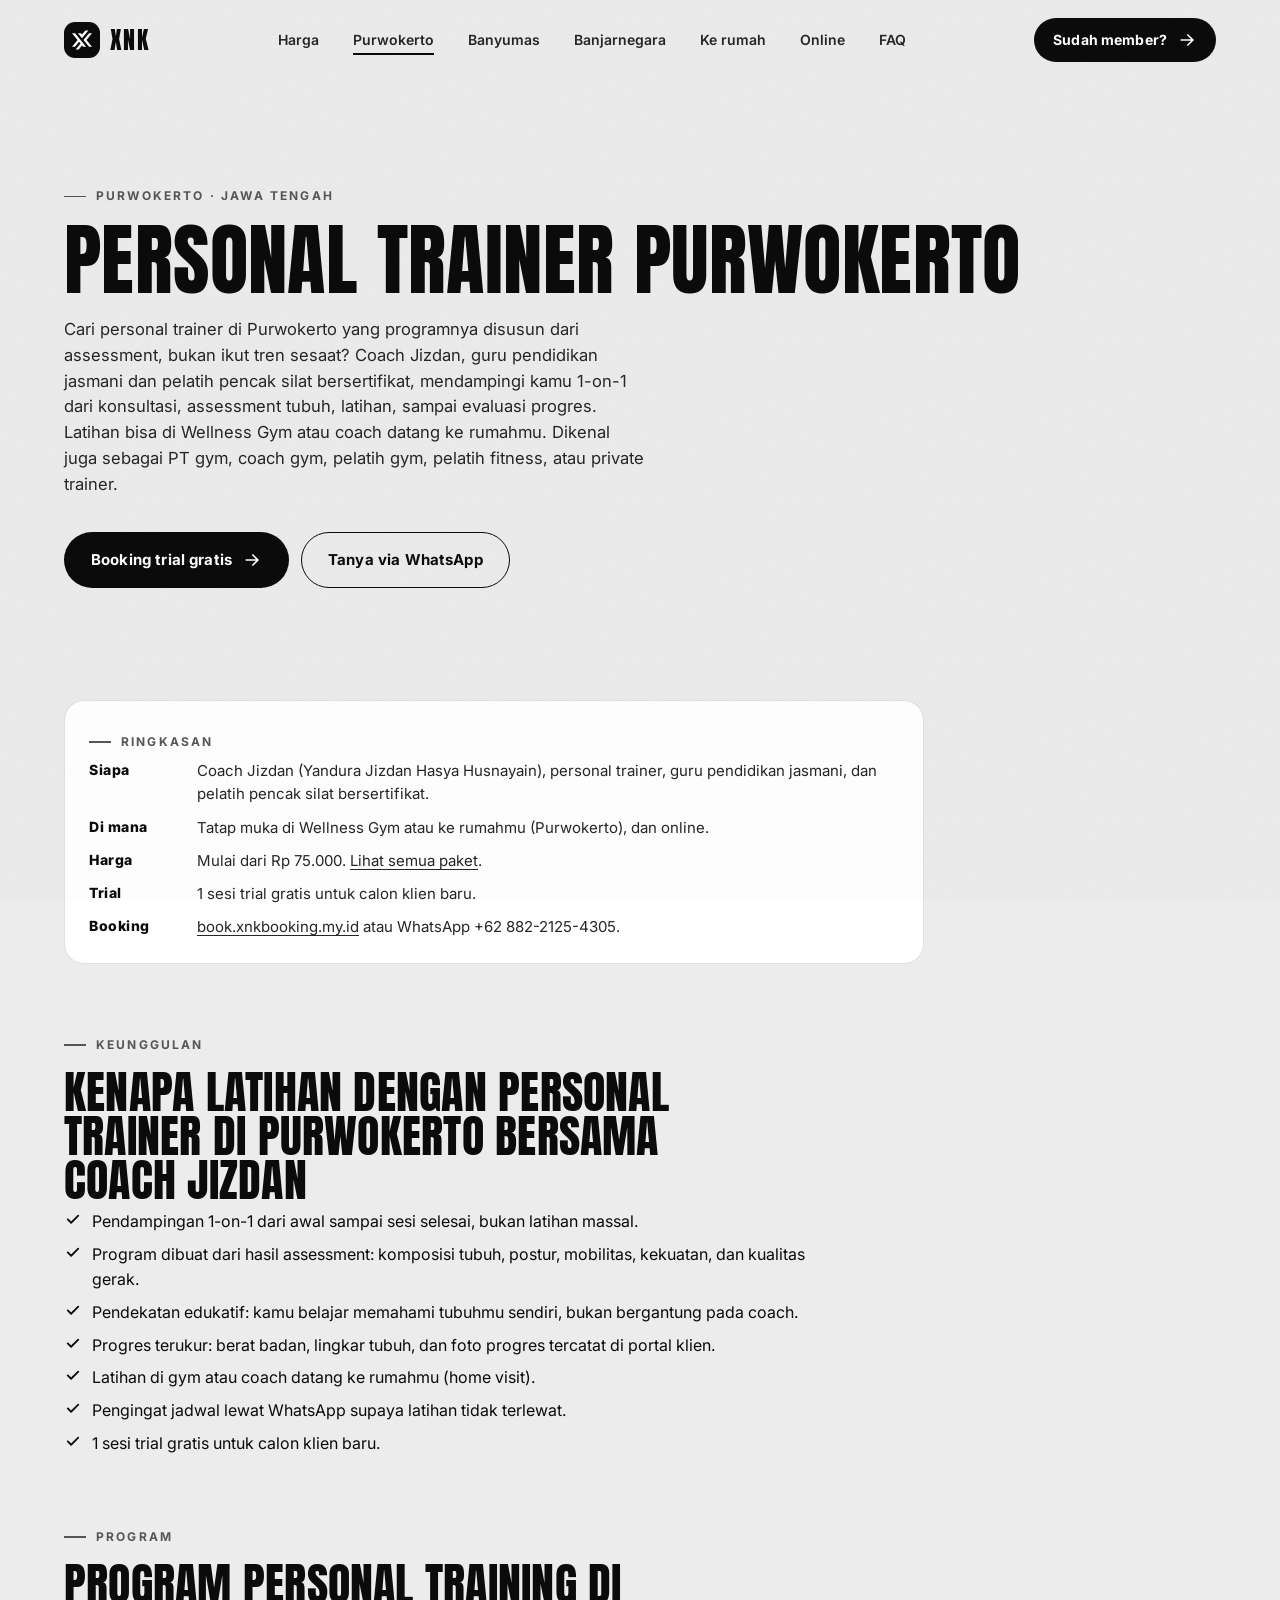
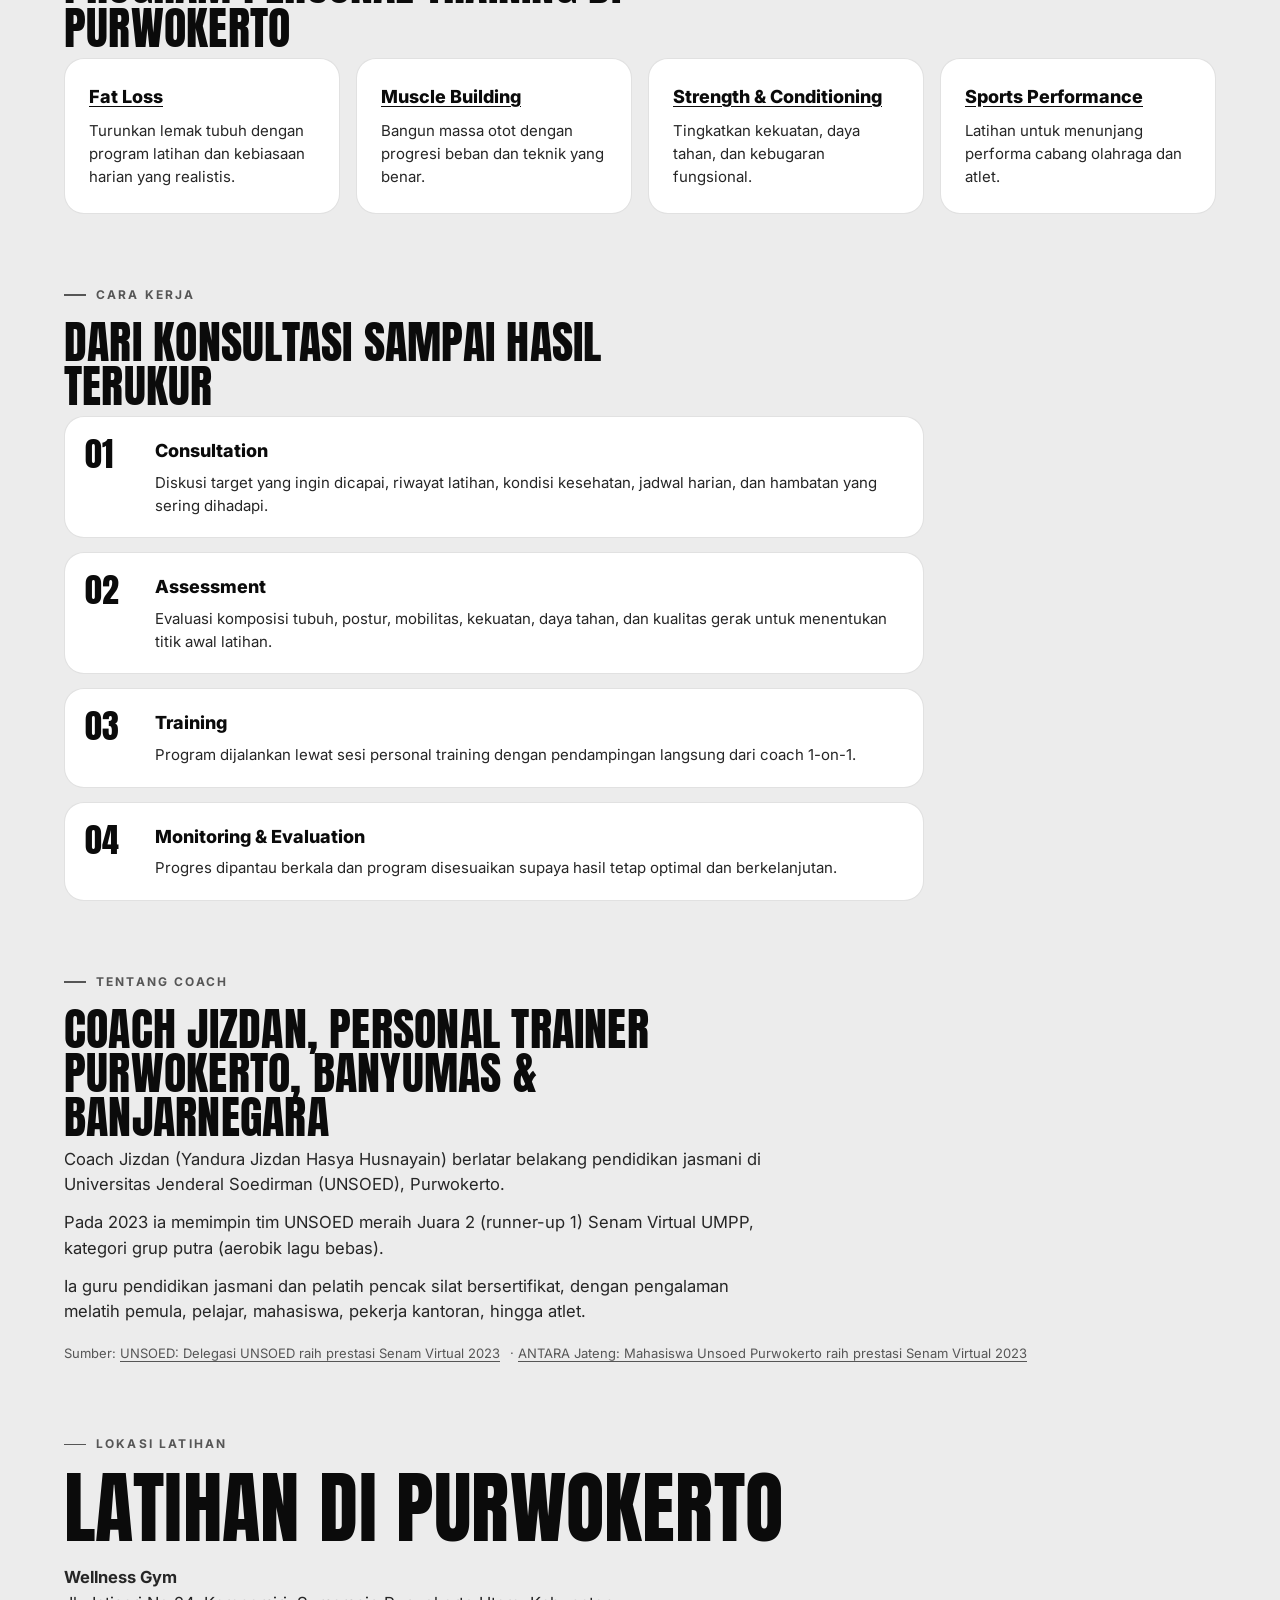
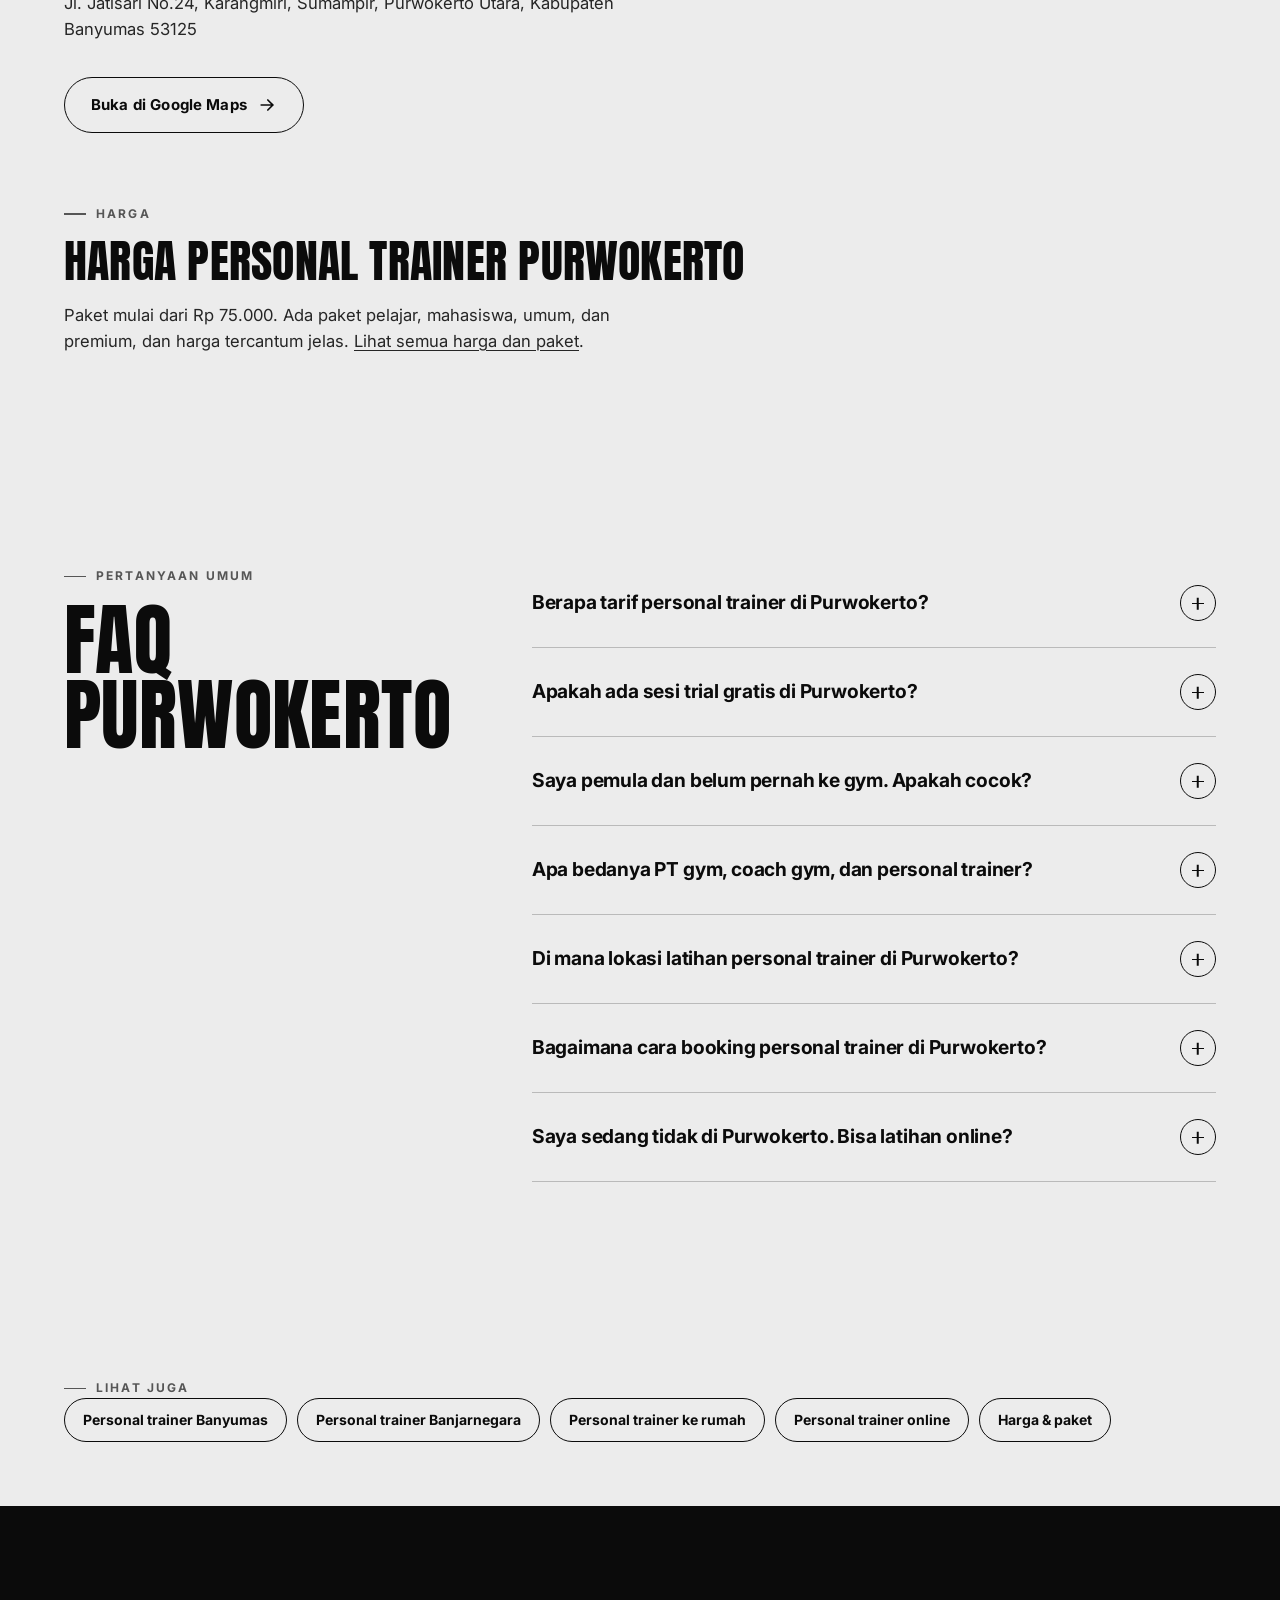
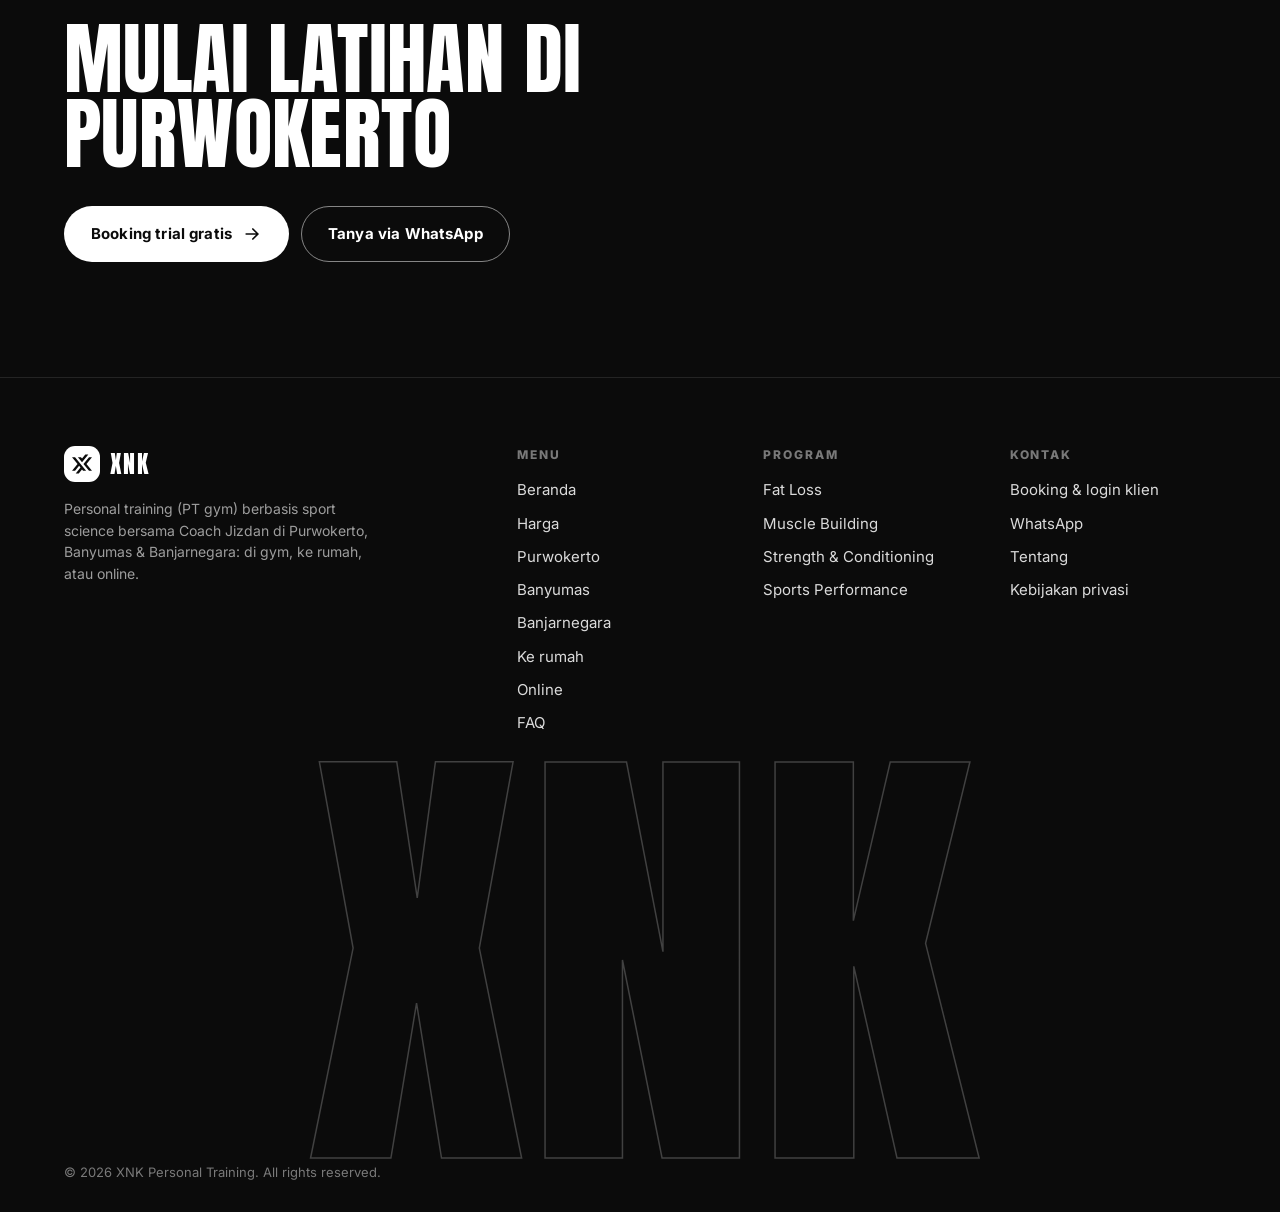
<file: personal-trainer-purwokerto/index.html>
<!DOCTYPE html>
<html lang="id">
<head>
<meta charset="UTF-8">
<meta name="viewport" content="width=device-width, initial-scale=1, viewport-fit=cover">
<title>Personal Trainer Purwokerto (PT Gym) · Coach Jizdan | Trial Gratis</title>
<meta name="description" content="PT gym &amp; personal trainer Purwokerto: Coach Jizdan, guru PJOK &amp; pelatih pencak silat. Latihan di gym atau ke rumah. Fat loss, otot, strength. Trial gratis.">
<link rel="canonical" href="https://xnkbooking.my.id/personal-trainer-purwokerto/">
<meta name="robots" content="index, follow, max-image-preview:large">
<meta name="theme-color" content="#ECECEC">
<meta property="og:type" content="website">
<meta property="og:site_name" content="XNK Personal Training">
<meta property="og:locale" content="id_ID">
<meta property="og:url" content="https://xnkbooking.my.id/personal-trainer-purwokerto/">
<meta property="og:title" content="Personal Trainer Purwokerto (PT Gym) · Coach Jizdan | Trial Gratis">
<meta property="og:description" content="PT gym &amp; personal trainer Purwokerto: Coach Jizdan, guru PJOK &amp; pelatih pencak silat. Latihan di gym atau ke rumah. Fat loss, otot, strength. Trial gratis.">
<meta property="og:image" content="https://xnkbooking.my.id/img/og.jpg">
<meta name="twitter:card" content="summary_large_image">
<link rel="icon" href="/favicon.svg" type="image/svg+xml">
<link rel="icon" href="/favicon.ico" sizes="16x16 32x32 48x48">
<link rel="icon" href="/favicon-32x32.png" type="image/png" sizes="32x32">
<link rel="icon" href="/favicon-16x16.png" type="image/png" sizes="16x16">
<link rel="icon" href="/icon-192.png" type="image/png" sizes="192x192">
<link rel="apple-touch-icon" href="/apple-touch-icon.png" sizes="180x180">
<link rel="mask-icon" href="/safari-pinned-tab.svg" color="#0B0B0B">
<link rel="manifest" href="/site.webmanifest">
<meta name="application-name" content="XNK Personal Training">
<meta name="apple-mobile-web-app-title" content="XNK">
<meta name="msapplication-config" content="/browserconfig.xml">
<meta name="msapplication-TileColor" content="#0B0B0B">
<link rel="preconnect" href="https://fonts.googleapis.com">
<link rel="preconnect" href="https://fonts.gstatic.com" crossorigin>
<link href="https://fonts.googleapis.com/css2?family=Anton&family=Inter:wght@400;500;600;700;800;900&display=swap" rel="stylesheet">
<link rel="stylesheet" href="/site.css">
<script type="application/ld+json">{"@context":"https://schema.org","@type":"ProfessionalService","@id":"https://xnkbooking.my.id/#business","name":"XNK Personal Training","alternateName":"Coach Jizdan · Personal Trainer","url":"https://xnkbooking.my.id/","image":["https://xnkbooking.my.id/img/og.jpg","https://xnkbooking.my.id/logo-512.png"],"logo":{"@type":"ImageObject","@id":"https://xnkbooking.my.id/#logo","url":"https://xnkbooking.my.id/logo-512.png","contentUrl":"https://xnkbooking.my.id/logo-512.png","width":512,"height":512,"caption":"XNK Personal Training"},"telephone":"+6288221254305","description":"Personal trainer (PT gym, coach gym) berbasis sport science di Purwokerto, Banyumas & Banjarnegara: latihan di gym, ke rumah, atau online. Fat loss, muscle building, strength & conditioning, sports performance. 1 sesi trial gratis.","areaServed":[{"@type":"City","name":"Purwokerto"},{"@type":"AdministrativeArea","name":"Kabupaten Banyumas"},{"@type":"City","name":"Sokaraja"},{"@type":"City","name":"Baturraden"},{"@type":"City","name":"Banjarnegara"}],"inLanguage":"id","priceRange":"Rp","keywords":"personal trainer, PT gym, coach gym, pelatih gym, pelatih fitness, private trainer, personal trainer ke rumah, fat loss, diet, muscle building, strength and conditioning, Purwokerto, Kabupaten Banyumas, Sokaraja, Baturraden, Banjarnegara","founder":{"@type":"Person","@id":"https://xnkbooking.my.id/#coach","name":"Coach Jizdan","legalName":"Yandura Jizdan Hasya Husnayain","alternateName":["Coach Jizdan","Jizdan"],"jobTitle":"Personal Trainer","knowsAbout":["Fat Loss","Muscle Building","Strength & Conditioning","Sports Performance","Personal training","Latihan beban","Penurunan berat badan","Pencak silat","Pendidikan jasmani"],"sameAs":["https://www.instagram.com/jiz.dan/"],"alumniOf":{"@type":"CollegeOrUniversity","name":"Universitas Jenderal Soedirman","sameAs":"https://www.unsoed.ac.id/"},"award":"Juara 2 Senam Virtual UMPP 2023, kategori grup putra (aerobik lagu bebas)","subjectOf":[{"@type":"WebPage","name":"UNSOED: Delegasi UNSOED raih prestasi Senam Virtual 2023","url":"https://old.unsoed.ac.id/id/delegasi-unsoed-raih-prestasi-senam-virtual-2023"},{"@type":"WebPage","name":"ANTARA Jateng: Mahasiswa Unsoed Purwokerto raih prestasi Senam Virtual 2023","url":"https://jateng.antaranews.co/berita/487353/mahaiswa-unsoed-purwokerto-raih-prestasi-senam-virtual-2023"}]},"makesOffer":[{"@type":"Offer","itemOffered":{"@type":"Service","name":"Fat Loss","url":"https://xnkbooking.my.id/program/fat-loss/"}},{"@type":"Offer","itemOffered":{"@type":"Service","name":"Muscle Building","url":"https://xnkbooking.my.id/program/muscle-building/"}},{"@type":"Offer","itemOffered":{"@type":"Service","name":"Strength & Conditioning","url":"https://xnkbooking.my.id/program/strength-conditioning/"}},{"@type":"Offer","itemOffered":{"@type":"Service","name":"Sports Performance","url":"https://xnkbooking.my.id/program/sports-performance/"}},{"@type":"Offer","itemOffered":{"@type":"Service","name":"Personal training ke rumah","url":"https://xnkbooking.my.id/personal-trainer-ke-rumah/"}},{"@type":"Offer","itemOffered":{"@type":"Service","name":"Personal training online","url":"https://xnkbooking.my.id/personal-trainer-online/"}}],"sameAs":["https://www.instagram.com/jiz.dan/"],"knowsLanguage":"id","contactPoint":{"@type":"ContactPoint","contactType":"customer service","telephone":"+6288221254305","availableLanguage":"id","areaServed":"ID"},"location":[{"@type":"Place","name":"Wellness Gym","address":{"@type":"PostalAddress","streetAddress":"Jl. Jatisari No.24, Karangmiri, Sumampir, Purwokerto Utara, Kabupaten Banyumas","addressLocality":"Purwokerto","addressRegion":"Jawa Tengah","addressCountry":"ID","postalCode":"53125"},"hasMap":"https://share.google/h8p1TyW3msOq0gavc"}],"hasOfferCatalog":{"@type":"OfferCatalog","name":"Paket Personal Training","url":"https://xnkbooking.my.id/harga/","itemListElement":[{"@type":"OfferCatalog","name":"Student","itemListElement":[{"@type":"Offer","name":"Student Basic","price":"250000","priceCurrency":"IDR","url":"https://xnkbooking.my.id/harga/#STUDENT_BASIC","availability":"https://schema.org/InStock","description":"Paket pelajar untuk memulai latihan dengan biaya terjangkau"},{"@type":"Offer","name":"Student Plus","price":"450000","priceCurrency":"IDR","url":"https://xnkbooking.my.id/harga/#STUDENT_PLUS","availability":"https://schema.org/InStock","description":"Paket pelajar dengan frekuensi latihan lebih tinggi"},{"@type":"Offer","name":"Student Pro","price":"500000","priceCurrency":"IDR","url":"https://xnkbooking.my.id/harga/#STUDENT_PRO","availability":"https://schema.org/InStock","description":"Paket pelajar untuk progres latihan yang lebih optimal"},{"@type":"Offer","name":"1 Sesi","price":"75000","priceCurrency":"IDR","url":"https://xnkbooking.my.id/harga/#STUDENT_1S","availability":"https://schema.org/InStock","description":"Hanya Pendampingan 1 Sesi"}]},{"@type":"OfferCatalog","name":"College","itemListElement":[{"@type":"Offer","name":"Mahasiswa Session Only","price":"250000","priceCurrency":"IDR","url":"https://xnkbooking.my.id/harga/#PT001","availability":"https://schema.org/InStock","description":"Sesi latihan fleksibel, simpel, hemat tanpa komitmen program"},{"@type":"Offer","name":"Mahasiswa Session Only","price":"450000","priceCurrency":"IDR","url":"https://xnkbooking.my.id/harga/#PT002","availability":"https://schema.org/InStock","description":"Sesi latihan fleksibel, simpel, hemat tanpa komitmen program"},{"@type":"Offer","name":"Mahasiswa Paket Pelatihan Core","price":"400000","priceCurrency":"IDR","url":"https://xnkbooking.my.id/harga/#PT005","availability":"https://schema.org/InStock","description":"Program latihan terstruktur dengan pendampingan langsung"},{"@type":"Offer","name":"Mahasiswa Paket Pelatihan Core","price":"700000","priceCurrency":"IDR","url":"https://xnkbooking.my.id/harga/#PT006","availability":"https://schema.org/InStock","description":"Program latihan terstruktur dengan pendampingan langsung"},{"@type":"Offer","name":"Mahasiswa Paket Pelatihan Core","price":"900000","priceCurrency":"IDR","url":"https://xnkbooking.my.id/harga/#PT007","availability":"https://schema.org/InStock","description":"Program latihan terstruktur dengan pendampingan langsung"},{"@type":"Offer","name":"1 Sesi","price":"75000","priceCurrency":"IDR","url":"https://xnkbooking.my.id/harga/#PT_1S","availability":"https://schema.org/InStock","description":"Hanya Pendampingan 1 Sesi"}]},{"@type":"OfferCatalog","name":"Regular","itemListElement":[{"@type":"Offer","name":"Umum Session Only","price":"350000","priceCurrency":"IDR","url":"https://xnkbooking.my.id/harga/#PT003","availability":"https://schema.org/InStock","description":"Sesi latihan fleksibel, simpel, hemat tanpa komitmen program"},{"@type":"Offer","name":"Umum Session Only","price":"650000","priceCurrency":"IDR","url":"https://xnkbooking.my.id/harga/#PT004","availability":"https://schema.org/InStock","description":"Sesi latihan fleksibel, simpel, hemat tanpa komitmen program"},{"@type":"Offer","name":"Umum Paket Pelatihan Core","price":"500000","priceCurrency":"IDR","url":"https://xnkbooking.my.id/harga/#PT008","availability":"https://schema.org/InStock","description":"Program latihan terstruktur dengan pendampingan langsung"},{"@type":"Offer","name":"Umum Paket Pelatihan Core","price":"900000","priceCurrency":"IDR","url":"https://xnkbooking.my.id/harga/#PT009","availability":"https://schema.org/InStock","description":"Program latihan terstruktur dengan pendampingan langsung"},{"@type":"Offer","name":"Umum Paket Pelatihan Core","price":"1200000","priceCurrency":"IDR","url":"https://xnkbooking.my.id/harga/#PT010","availability":"https://schema.org/InStock","description":"Program latihan terstruktur dengan pendampingan langsung"},{"@type":"Offer","name":"1 Sesi","price":"75000","priceCurrency":"IDR","url":"https://xnkbooking.my.id/harga/#PT_1SR","availability":"https://schema.org/InStock","description":"Hanya Pendampingan 1 Sesi"}]},{"@type":"OfferCatalog","name":"Premium","itemListElement":[{"@type":"Offer","name":"Mahasiswa Pelatihan Penuh Premium","price":"900000","priceCurrency":"IDR","url":"https://xnkbooking.my.id/harga/#PT011","availability":"https://schema.org/InStock","description":"All-in coaching dengan pendampingan prioritas"},{"@type":"Offer","name":"Mahasiswa Pelatihan Penuh Premium","price":"1200000","priceCurrency":"IDR","url":"https://xnkbooking.my.id/harga/#PT012","availability":"https://schema.org/InStock","description":"All-in coaching dengan pendampingan prioritas"},{"@type":"Offer","name":"Umum Pelatihan Penuh Premium","price":"1100000","priceCurrency":"IDR","url":"https://xnkbooking.my.id/harga/#PT013","availability":"https://schema.org/InStock","description":"All-in coaching dengan pendampingan prioritas"},{"@type":"Offer","name":"Umum Pelatihan Penuh Premium","price":"1500000","priceCurrency":"IDR","url":"https://xnkbooking.my.id/harga/#PT014","availability":"https://schema.org/InStock","description":"All-in coaching dengan pendampingan prioritas"},{"@type":"Offer","name":"1 Sesi","price":"75000","priceCurrency":"IDR","url":"https://xnkbooking.my.id/harga/#PT_1SP","availability":"https://schema.org/InStock","description":"Hanya Pendampingan 1 Sesi"},{"@type":"Offer","name":"Meal Plan Only","price":"400000","priceCurrency":"IDR","url":"https://xnkbooking.my.id/harga/#PKG-20261126-V4AI","availability":"https://schema.org/InStock"},{"@type":"Offer","name":"Meal Plan + Konsultasi Gizi","price":"1200000","priceCurrency":"IDR","url":"https://xnkbooking.my.id/harga/#PKG-20261126-SSW1","availability":"https://schema.org/InStock"}]},{"@type":"OfferCatalog","name":"Core","itemListElement":[{"@type":"Offer","name":"Couple - Program 8 Session","price":"2000000","priceCurrency":"IDR","url":"https://xnkbooking.my.id/harga/#PKG-20261001-CQF3","availability":"https://schema.org/InStock","description":"Paket personal training untuk dua orang dengan 8 sesi selama 1 bulan. Latihan terarah dengan jadwal fleksibel, disesuaikan dengan tujuan dan kemampuan masing-masing peserta."},{"@type":"Offer","name":"Couple - Program 4 Session","price":"1100000","priceCurrency":"IDR","url":"https://xnkbooking.my.id/harga/#PKG-20261011-S463","availability":"https://schema.org/InStock","description":"Paket personal training untuk dua orang dengan 4 sesi selama 1 bulan. Latihan terarah dengan jadwal fleksibel, disesuaikan dengan tujuan dan kemampuan masing-masing peserta."},{"@type":"Offer","name":"Trio - Program 4 Session","price":"1900000","priceCurrency":"IDR","url":"https://xnkbooking.my.id/harga/#PKG-20261011-VJOU","availability":"https://schema.org/InStock","description":"Paket personal training untuk tiga orang dengan 4 pertemuan dan program latihan bersama yang terstruktur. Berlatih bersama teman dengan pendampingan trainer serta penyesuaian beban dan tingkat kesulitan sesuai kemampuan masing-masing."},{"@type":"Offer","name":"Trio - Program 8 Session","price":"2800000","priceCurrency":"IDR","url":"https://xnkbooking.my.id/harga/#PKG-20261001-N3V5","availability":"https://schema.org/InStock","description":"Paket personal training untuk tiga orang dengan 8 pertemuan dan program latihan bersama yang terstruktur. Berlatih bersama teman dengan pendampingan trainer serta penyesuaian beban dan tingkat kesulitan sesuai kemampuan masing-masing."},{"@type":"Offer","name":"Program Only","price":"1000000","priceCurrency":"IDR","url":"https://xnkbooking.my.id/harga/#PKG-20261001-OQFB","availability":"https://schema.org/InStock","description":"Program latihan personal untuk kamu yang ingin berlatih mandiri dengan panduan terstruktur. Disusun berdasarkan tujuan, pengalaman latihan, jadwal, dan ketersediaan alat."},{"@type":"Offer","name":"ONLINE PERSONAL COACHING","price":"1500000","priceCurrency":"IDR","url":"https://xnkbooking.my.id/harga/#PKG-20261001-VMFO","availability":"https://schema.org/InStock","description":"Pendampingan latihan online untuk kamu yang ingin berlatih mandiri dengan arahan personal trainer. Dilengkapi program latihan personal, evaluasi mingguan, dan feedback teknik melalui video."},{"@type":"Offer","name":"FULL BODY CIRCUIT","price":"3000000","priceCurrency":"IDR","url":"https://xnkbooking.my.id/harga/#PKG-20261001-C9N9","availability":"https://schema.org/InStock","description":"Kelas workout berkelompok selama 45 menit yang menggabungkan bodyweight, dumbbell, dan latihan core untuk melatih daya tahan otot serta kebugaran umum. Dipandu personal trainer dengan koreksi teknik dan penyesuaian intensitas sesuai kemampuan. Maksimal 8 peserta per kelas. Harga berlaku per orang."}]}]}}</script>
<script type="application/ld+json">{"@context":"https://schema.org","@type":"Service","@id":"https://xnkbooking.my.id/personal-trainer-purwokerto/#service","name":"Personal Trainer Purwokerto","serviceType":"Personal training","url":"https://xnkbooking.my.id/personal-trainer-purwokerto/","provider":{"@id":"https://xnkbooking.my.id/#business"},"areaServed":[{"@type":"City","name":"Purwokerto"}],"inLanguage":"id","offers":{"@type":"AggregateOffer","priceCurrency":"IDR","lowPrice":"75000","highPrice":"3000000","offerCount":"30","url":"https://xnkbooking.my.id/harga/"}}</script>
<script type="application/ld+json">{"@context":"https://schema.org","@type":"FAQPage","mainEntity":[{"@type":"Question","name":"Berapa tarif personal trainer di Purwokerto?","acceptedAnswer":{"@type":"Answer","text":"Tarif mengikuti paket latihan, mulai dari Rp 75.000. Ada paket pelajar, mahasiswa, umum, dan premium. Semua harga tercantum di halaman harga, tanpa biaya tersembunyi."}},{"@type":"Question","name":"Apakah ada sesi trial gratis di Purwokerto?","acceptedAnswer":{"@type":"Answer","text":"Ada. Calon klien baru mendapat 1 sesi trial gratis untuk merasakan latihan bersama coach sebelum memutuskan memilih paket."}},{"@type":"Question","name":"Saya pemula dan belum pernah ke gym. Apakah cocok?","acceptedAnswer":{"@type":"Answer","text":"Cocok. Program dirancang untuk semua level, dari pemula total sampai atlet. Intensitas dan kompleksitas latihan disesuaikan dengan kemampuanmu."}},{"@type":"Question","name":"Apa bedanya PT gym, coach gym, dan personal trainer?","acceptedAnswer":{"@type":"Answer","text":"Sama saja. PT adalah singkatan dari personal trainer, yang juga sering disebut coach gym, pelatih gym, pelatih fitness, atau private trainer: pelatih yang mendampingi latihanmu secara pribadi (1-on-1) dengan program yang disusun khusus untukmu."}},{"@type":"Question","name":"Di mana lokasi latihan personal trainer di Purwokerto?","acceptedAnswer":{"@type":"Answer","text":"Latihan tatap muka di Purwokerto berlangsung di Wellness Gym, Jl. Jatisari No.24, Karangmiri, Sumampir, Purwokerto Utara, Kabupaten Banyumas. Coach juga bisa datang ke rumahmu di Purwokerto dan sekitarnya; area dan jadwalnya dikonfirmasi lewat WhatsApp."}},{"@type":"Question","name":"Bagaimana cara booking personal trainer di Purwokerto?","acceptedAnswer":{"@type":"Answer","text":"Daftar atau masuk dengan nomor WhatsApp di halaman booking, pilih jam yang masih kosong, lalu sesi tercatat. Jam kosong ditampilkan langsung dari jadwal coach."}},{"@type":"Question","name":"Saya sedang tidak di Purwokerto. Bisa latihan online?","acceptedAnswer":{"@type":"Answer","text":"Bisa. Coach Jizdan juga melayani personal training online. Lihat halaman personal trainer online untuk cara kerjanya."}}]}</script>
<script type="application/ld+json">{"@context":"https://schema.org","@type":"BreadcrumbList","itemListElement":[{"@type":"ListItem","position":1,"name":"Beranda","item":"https://xnkbooking.my.id/"},{"@type":"ListItem","position":2,"name":"Personal Trainer Purwokerto","item":"https://xnkbooking.my.id/personal-trainer-purwokerto/"}]}</script>
<script type="application/ld+json">{"@context":"https://schema.org","@type":"WebPage","@id":"https://xnkbooking.my.id/personal-trainer-purwokerto/#webpage","url":"https://xnkbooking.my.id/personal-trainer-purwokerto/","name":"Personal Trainer Purwokerto (PT Gym) · Coach Jizdan | Trial Gratis","description":"PT gym & personal trainer Purwokerto: Coach Jizdan, guru PJOK & pelatih pencak silat. Latihan di gym atau ke rumah. Fat loss, otot, strength. Trial gratis.","inLanguage":"id","isPartOf":{"@id":"https://xnkbooking.my.id/#website"},"about":{"@id":"https://xnkbooking.my.id/#business"},"dateModified":"2026-11-26"}</script>
</head>
<body>
<header class="nav" id="nav"><a class="logo" href="/" aria-label="XNK, beranda"><span class="logo-mark"><svg viewBox="0 0 948 895" fill="#fff" aria-hidden="true" focusable="false"><path fill-rule="evenodd" d="M630 2L774 2L475 365L280 128L425 128L476 190ZM1 128L145 128L670 768L526 768L474 706L319 895L176 895L403 619L337 536L145 768L1 768L263 449ZM806 130L947 130L687 448L947 768L806 768L543 448Z"/></svg></span><span class="logo-word">XNK</span></a><nav class="nav-links" aria-label="Menu"><a class="nav-link" href="/harga/">Harga</a><a class="nav-link" aria-current="page" href="/personal-trainer-purwokerto/">Purwokerto</a><a class="nav-link" href="/personal-trainer-banyumas/">Banyumas</a><a class="nav-link" href="/personal-trainer-banjarnegara/">Banjarnegara</a><a class="nav-link" href="/personal-trainer-ke-rumah/">Ke rumah</a><a class="nav-link" href="/personal-trainer-online/">Online</a><a class="nav-link" href="/harga/#faq">FAQ</a></nav><a class="btn btn-dark btn-sm nav-cta" href="https://book.xnkbooking.my.id/">Sudah member?<svg class="icon arr" viewBox="0 0 24 24" fill="none" stroke="currentColor" stroke-width="2" stroke-linecap="round"><path d="M5 12h14M13 6l6 6-6 6"/></svg></a><button type="button" class="burger" id="burger" aria-label="Buka menu" aria-expanded="false" aria-controls="m-menu"><span></span><span></span></button></header>
<div class="m-menu" id="m-menu" aria-hidden="true"><nav class="m-menu-links" aria-label="Menu"><a href="/"><small>01</small>Beranda</a><a href="/harga/"><small>02</small>Harga</a><a href="/personal-trainer-purwokerto/"><small>03</small>Purwokerto</a><a href="/personal-trainer-banyumas/"><small>04</small>Banyumas</a><a href="/personal-trainer-banjarnegara/"><small>05</small>Banjarnegara</a><a href="/personal-trainer-ke-rumah/"><small>06</small>Ke rumah</a><a href="/personal-trainer-online/"><small>07</small>Online</a><a href="/harga/#faq"><small>08</small>FAQ</a></nav><div class="m-menu-foot"><a class="btn btn-light btn-block" href="https://book.xnkbooking.my.id/">Mulai Sekarang</a><a class="m-menu-wa" href="https://wa.me/6288221254305?text=Halo%20Coach%20Jizdan%2C%20saya%20mau%20tanya%20program%20personal%20training." rel="noopener">Chat WhatsApp →</a></div></div>
<main>
<section class="sec sec-hero"><div class="wrap"><p class="eyebrow">Purwokerto · Jawa Tengah</p><h1 class="h2">Personal Trainer Purwokerto</h1><p class="lead">Cari personal trainer di Purwokerto yang programnya disusun dari assessment, bukan ikut tren sesaat? Coach Jizdan, guru pendidikan jasmani dan pelatih pencak silat bersertifikat, mendampingi kamu 1-on-1 dari konsultasi, assessment tubuh, latihan, sampai evaluasi progres. Latihan bisa di Wellness Gym atau coach datang ke rumahmu. Dikenal juga sebagai PT gym, coach gym, pelatih gym, pelatih fitness, atau private trainer.</p><div class="hero-actions"><a class="btn btn-dark" href="https://book.xnkbooking.my.id/">Booking trial gratis<svg class="icon arr" viewBox="0 0 24 24" fill="none" stroke="currentColor" stroke-width="2" stroke-linecap="round"><path d="M5 12h14M13 6l6 6-6 6"/></svg></a><a class="btn btn-line" href="https://wa.me/6288221254305?text=Halo%20Coach%20Jizdan%2C%20saya%20mau%20tanya%20personal%20training%20di%20Purwokerto." rel="noopener">Tanya via WhatsApp</a></div></div></section><section class="sec sec-paket"><div class="wrap"><div class="facts"><p class="eyebrow">Ringkasan</p><dl><div><dt>Siapa</dt><dd>Coach Jizdan (Yandura Jizdan Hasya Husnayain), personal trainer, guru pendidikan jasmani, dan pelatih pencak silat bersertifikat.</dd></div><div><dt>Di mana</dt><dd>Tatap muka di Wellness Gym atau ke rumahmu (Purwokerto), dan online.</dd></div><div><dt>Harga</dt><dd>Mulai dari Rp 75.000. <a href="/harga/">Lihat semua paket</a>.</dd></div><div><dt>Trial</dt><dd>1 sesi trial gratis untuk calon klien baru.</dd></div><div><dt>Booking</dt><dd><a href="https://book.xnkbooking.my.id/">book.xnkbooking.my.id</a> atau WhatsApp +62 882-2125-4305.</dd></div></dl></div></div></section><section class="sec sec-paket"><div class="wrap"><p class="eyebrow">Keunggulan</p><h2 class="h2 h2-sm">Kenapa latihan dengan personal trainer di Purwokerto bersama Coach Jizdan</h2><ul class="price-list"><li><svg viewBox="0 0 24 24" fill="none" stroke="currentColor" stroke-width="2.4" stroke-linecap="round" stroke-linejoin="round"><path d="M5 12.5l4.5 4.5L19 7.5"/></svg><span>Pendampingan 1-on-1 dari awal sampai sesi selesai, bukan latihan massal.</span></li><li><svg viewBox="0 0 24 24" fill="none" stroke="currentColor" stroke-width="2.4" stroke-linecap="round" stroke-linejoin="round"><path d="M5 12.5l4.5 4.5L19 7.5"/></svg><span>Program dibuat dari hasil assessment: komposisi tubuh, postur, mobilitas, kekuatan, dan kualitas gerak.</span></li><li><svg viewBox="0 0 24 24" fill="none" stroke="currentColor" stroke-width="2.4" stroke-linecap="round" stroke-linejoin="round"><path d="M5 12.5l4.5 4.5L19 7.5"/></svg><span>Pendekatan edukatif: kamu belajar memahami tubuhmu sendiri, bukan bergantung pada coach.</span></li><li><svg viewBox="0 0 24 24" fill="none" stroke="currentColor" stroke-width="2.4" stroke-linecap="round" stroke-linejoin="round"><path d="M5 12.5l4.5 4.5L19 7.5"/></svg><span>Progres terukur: berat badan, lingkar tubuh, dan foto progres tercatat di portal klien.</span></li><li><svg viewBox="0 0 24 24" fill="none" stroke="currentColor" stroke-width="2.4" stroke-linecap="round" stroke-linejoin="round"><path d="M5 12.5l4.5 4.5L19 7.5"/></svg><span>Latihan di gym atau coach datang ke rumahmu (home visit).</span></li><li><svg viewBox="0 0 24 24" fill="none" stroke="currentColor" stroke-width="2.4" stroke-linecap="round" stroke-linejoin="round"><path d="M5 12.5l4.5 4.5L19 7.5"/></svg><span>Pengingat jadwal lewat WhatsApp supaya latihan tidak terlewat.</span></li><li><svg viewBox="0 0 24 24" fill="none" stroke="currentColor" stroke-width="2.4" stroke-linecap="round" stroke-linejoin="round"><path d="M5 12.5l4.5 4.5L19 7.5"/></svg><span>1 sesi trial gratis untuk calon klien baru.</span></li></ul></div></section><section class="sec sec-paket"><div class="wrap"><p class="eyebrow">Program</p><h2 class="h2 h2-sm">Program personal training di Purwokerto</h2><div class="prog-grid"><div class="prog"><h3><a href="/program/fat-loss/">Fat Loss</a></h3><p>Turunkan lemak tubuh dengan program latihan dan kebiasaan harian yang realistis.</p></div><div class="prog"><h3><a href="/program/muscle-building/">Muscle Building</a></h3><p>Bangun massa otot dengan progresi beban dan teknik yang benar.</p></div><div class="prog"><h3><a href="/program/strength-conditioning/">Strength &amp; Conditioning</a></h3><p>Tingkatkan kekuatan, daya tahan, dan kebugaran fungsional.</p></div><div class="prog"><h3><a href="/program/sports-performance/">Sports Performance</a></h3><p>Latihan untuk menunjang performa cabang olahraga dan atlet.</p></div></div></div></section><section class="sec sec-paket"><div class="wrap"><p class="eyebrow">Cara kerja</p><h2 class="h2 h2-sm">Dari konsultasi sampai hasil terukur</h2><ol class="steps"><li class="step"><span class="step-no">01</span><div><h3>Consultation</h3><p>Diskusi target yang ingin dicapai, riwayat latihan, kondisi kesehatan, jadwal harian, dan hambatan yang sering dihadapi.</p></div></li><li class="step"><span class="step-no">02</span><div><h3>Assessment</h3><p>Evaluasi komposisi tubuh, postur, mobilitas, kekuatan, daya tahan, dan kualitas gerak untuk menentukan titik awal latihan.</p></div></li><li class="step"><span class="step-no">03</span><div><h3>Training</h3><p>Program dijalankan lewat sesi personal training dengan pendampingan langsung dari coach 1-on-1.</p></div></li><li class="step"><span class="step-no">04</span><div><h3>Monitoring &amp; Evaluation</h3><p>Progres dipantau berkala dan program disesuaikan supaya hasil tetap optimal dan berkelanjutan.</p></div></li></ol></div></section><section class="sec sec-paket"><div class="wrap"><p class="eyebrow">Tentang coach</p><h2 class="h2 h2-sm">Coach Jizdan, personal trainer Purwokerto, Banyumas &amp; Banjarnegara</h2><div class="prose"><p>Coach Jizdan (Yandura Jizdan Hasya Husnayain) berlatar belakang pendidikan jasmani di Universitas Jenderal Soedirman (UNSOED), Purwokerto.</p><p>Pada 2023 ia memimpin tim UNSOED meraih Juara 2 (runner-up 1) Senam Virtual UMPP, kategori grup putra (aerobik lagu bebas).</p><p>Ia guru pendidikan jasmani dan pelatih pencak silat bersertifikat, dengan pengalaman melatih pemula, pelajar, mahasiswa, pekerja kantoran, hingga atlet.</p></div><p class="sources">Sumber: <a href="https://old.unsoed.ac.id/id/delegasi-unsoed-raih-prestasi-senam-virtual-2023" rel="noopener">UNSOED: Delegasi UNSOED raih prestasi Senam Virtual 2023</a> · <a href="https://jateng.antaranews.co/berita/487353/mahaiswa-unsoed-purwokerto-raih-prestasi-senam-virtual-2023" rel="noopener">ANTARA Jateng: Mahasiswa Unsoed Purwokerto raih prestasi Senam Virtual 2023</a></p></div></section><section class="sec sec-paket"><div class="wrap"><p class="eyebrow">Lokasi latihan</p><h2 class="h2">Latihan di Purwokerto</h2><p class="lead"><b>Wellness Gym</b><br>Jl. Jatisari No.24, Karangmiri, Sumampir, Purwokerto Utara, Kabupaten Banyumas 53125</p><div class="hero-actions"><a class="btn btn-line" href="https://share.google/h8p1TyW3msOq0gavc" rel="noopener">Buka di Google Maps<svg class="icon arr" viewBox="0 0 24 24" fill="none" stroke="currentColor" stroke-width="2" stroke-linecap="round"><path d="M5 12h14M13 6l6 6-6 6"/></svg></a></div></div></section><section class="sec sec-paket"><div class="wrap"><p class="eyebrow">Harga</p><h2 class="h2 h2-sm">Harga personal trainer Purwokerto</h2><p class="lead">Paket mulai dari Rp 75.000. Ada paket pelajar, mahasiswa, umum, dan premium, dan harga tercantum jelas. <a href="/harga/">Lihat semua harga dan paket</a>.</p></div></section><section class="sec sec-faq"><div class="wrap faq-grid"><div><p class="eyebrow">Pertanyaan umum</p><h2 class="h2">FAQ Purwokerto</h2></div><div class="faq-list"><details class="faq-item"><summary class="faq-q">Berapa tarif personal trainer di Purwokerto?<span class="faq-icon" aria-hidden="true"></span></summary><p class="faq-a">Tarif mengikuti paket latihan, mulai dari Rp 75.000. Ada paket pelajar, mahasiswa, umum, dan premium. Semua harga tercantum di halaman harga, tanpa biaya tersembunyi.</p></details><details class="faq-item"><summary class="faq-q">Apakah ada sesi trial gratis di Purwokerto?<span class="faq-icon" aria-hidden="true"></span></summary><p class="faq-a">Ada. Calon klien baru mendapat 1 sesi trial gratis untuk merasakan latihan bersama coach sebelum memutuskan memilih paket.</p></details><details class="faq-item"><summary class="faq-q">Saya pemula dan belum pernah ke gym. Apakah cocok?<span class="faq-icon" aria-hidden="true"></span></summary><p class="faq-a">Cocok. Program dirancang untuk semua level, dari pemula total sampai atlet. Intensitas dan kompleksitas latihan disesuaikan dengan kemampuanmu.</p></details><details class="faq-item"><summary class="faq-q">Apa bedanya PT gym, coach gym, dan personal trainer?<span class="faq-icon" aria-hidden="true"></span></summary><p class="faq-a">Sama saja. PT adalah singkatan dari personal trainer, yang juga sering disebut coach gym, pelatih gym, pelatih fitness, atau private trainer: pelatih yang mendampingi latihanmu secara pribadi (1-on-1) dengan program yang disusun khusus untukmu.</p></details><details class="faq-item"><summary class="faq-q">Di mana lokasi latihan personal trainer di Purwokerto?<span class="faq-icon" aria-hidden="true"></span></summary><p class="faq-a">Latihan tatap muka di Purwokerto berlangsung di Wellness Gym, Jl. Jatisari No.24, Karangmiri, Sumampir, Purwokerto Utara, Kabupaten Banyumas. Coach juga bisa datang ke rumahmu di Purwokerto dan sekitarnya; area dan jadwalnya dikonfirmasi lewat WhatsApp.</p></details><details class="faq-item"><summary class="faq-q">Bagaimana cara booking personal trainer di Purwokerto?<span class="faq-icon" aria-hidden="true"></span></summary><p class="faq-a">Daftar atau masuk dengan nomor WhatsApp di halaman booking, pilih jam yang masih kosong, lalu sesi tercatat. Jam kosong ditampilkan langsung dari jadwal coach.</p></details><details class="faq-item"><summary class="faq-q">Saya sedang tidak di Purwokerto. Bisa latihan online?<span class="faq-icon" aria-hidden="true"></span></summary><p class="faq-a">Bisa. Coach Jizdan juga melayani personal training online. Lihat halaman personal trainer online untuk cara kerjanya.</p></details></div></div></section><section class="sec sec-paket"><div class="wrap"><p class="eyebrow">Lihat juga</p><p class="links-row"><a href="/personal-trainer-banyumas/">Personal trainer Banyumas</a><a href="/personal-trainer-banjarnegara/">Personal trainer Banjarnegara</a><a href="/personal-trainer-ke-rumah/">Personal trainer ke rumah</a><a href="/personal-trainer-online/">Personal trainer online</a><a href="/harga/">Harga &amp; paket</a></p></div></section><section class="sec sec-cta"><div class="wrap"><h2 class="h2">Mulai latihan di Purwokerto</h2><div class="hero-actions"><a class="btn btn-light" href="https://book.xnkbooking.my.id/">Booking trial gratis<svg class="icon arr" viewBox="0 0 24 24" fill="none" stroke="currentColor" stroke-width="2" stroke-linecap="round"><path d="M5 12h14M13 6l6 6-6 6"/></svg></a><a class="btn btn-ghost" href="https://wa.me/6288221254305?text=Halo%20Coach%20Jizdan%2C%20saya%20mau%20tanya%20program%20personal%20training." rel="noopener">Tanya via WhatsApp</a></div></div></section>
</main>
<footer class="footer"><div class="wrap footer-grid"><div class="footer-brand"><span class="logo"><span class="logo-mark logo-mark-light"><svg viewBox="0 0 948 895" fill="#0B0B0B" aria-hidden="true" focusable="false"><path fill-rule="evenodd" d="M630 2L774 2L475 365L280 128L425 128L476 190ZM1 128L145 128L670 768L526 768L474 706L319 895L176 895L403 619L337 536L145 768L1 768L263 449ZM806 130L947 130L687 448L947 768L806 768L543 448Z"/></svg></span><span class="logo-word">XNK</span></span><p>Personal training (PT gym) berbasis sport science bersama Coach Jizdan di Purwokerto, Banyumas &amp; Banjarnegara: di gym, ke rumah, atau online.</p></div><div class="footer-col"><p class="footer-h">Menu</p><a href="/">Beranda</a><a href="/harga/">Harga</a><a href="/personal-trainer-purwokerto/">Purwokerto</a><a href="/personal-trainer-banyumas/">Banyumas</a><a href="/personal-trainer-banjarnegara/">Banjarnegara</a><a href="/personal-trainer-ke-rumah/">Ke rumah</a><a href="/personal-trainer-online/">Online</a><a href="/harga/#faq">FAQ</a></div><div class="footer-col"><p class="footer-h">Program</p><a href="/program/fat-loss/">Fat Loss</a><a href="/program/muscle-building/">Muscle Building</a><a href="/program/strength-conditioning/">Strength &amp; Conditioning</a><a href="/program/sports-performance/">Sports Performance</a></div><div class="footer-col"><p class="footer-h">Kontak</p><a href="https://book.xnkbooking.my.id/">Booking &amp; login klien</a><a href="https://wa.me/6288221254305?text=Halo%20Coach%20Jizdan%2C%20saya%20mau%20tanya%20program%20personal%20training." rel="noopener">WhatsApp</a><a href="/tentang/">Tentang</a><a href="/privasi/">Kebijakan privasi</a></div></div><div class="footer-giant" aria-hidden="true">XNK</div><p class="wrap footer-copy">&copy; 2026 XNK Personal Training. All rights reserved.</p></footer>
<script>(function(){var b=document.getElementById("burger"),n=document.getElementById("nav"),m=document.getElementById("m-menu");function t(o){document.body.classList.toggle("menu-open",o);b.setAttribute("aria-expanded",o);m.setAttribute("aria-hidden",!o);}b.addEventListener("click",function(){t(!document.body.classList.contains("menu-open"));});m.addEventListener("click",function(e){if(e.target.closest("a"))t(false);});function s(){n.classList.toggle("scrolled",window.pageYOffset>20);}window.addEventListener("scroll",s,{passive:true});s();var seg=document.querySelector(".seg");if(seg)seg.addEventListener("click",function(e){var a=e.target.closest(".toggle-btn");if(!a)return;[].forEach.call(seg.children,function(x){x.classList.toggle("active",x===a);});});document.addEventListener("pointermove",function(e){var c=e.target.closest&&e.target.closest(".price");if(!c)return;var r=c.getBoundingClientRect();c.style.setProperty("--mx",(e.clientX-r.left)+"px");c.style.setProperty("--my",(e.clientY-r.top)+"px");});})();</script>
</body>
</html>
</file>
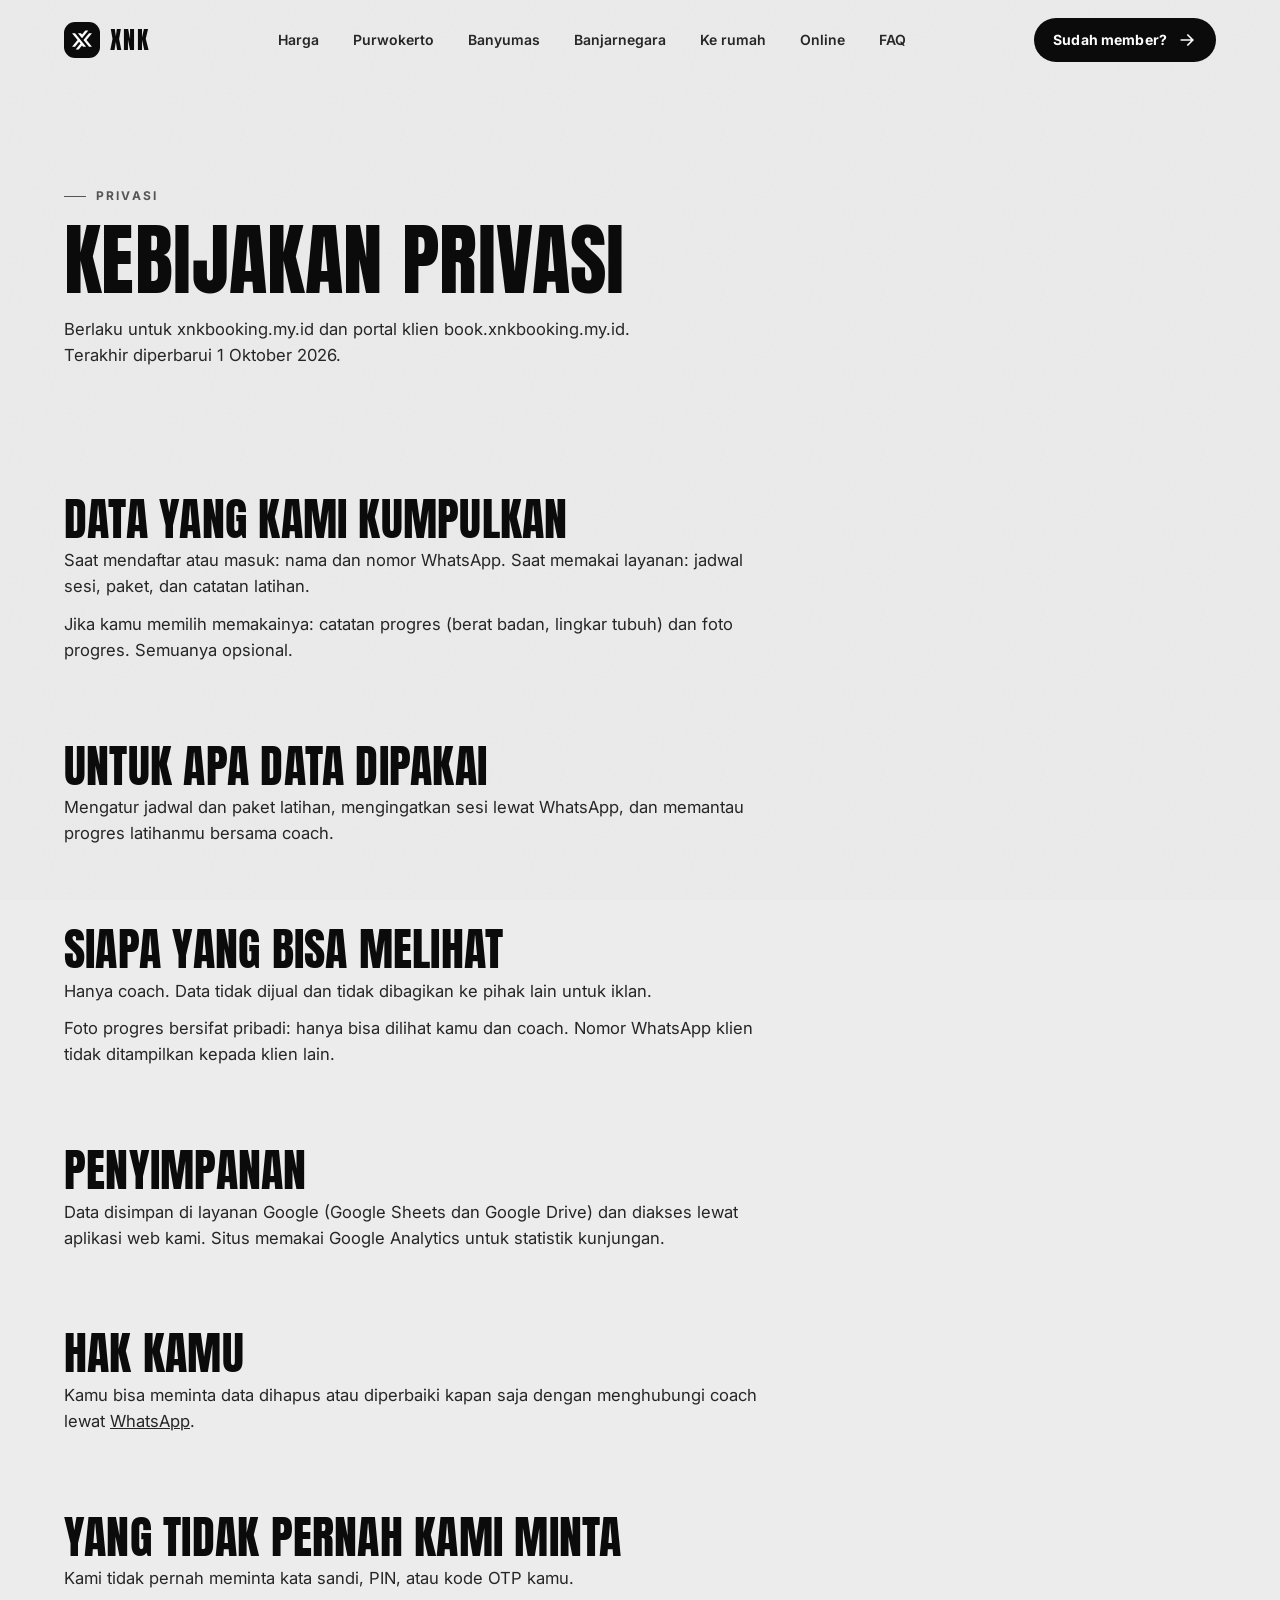
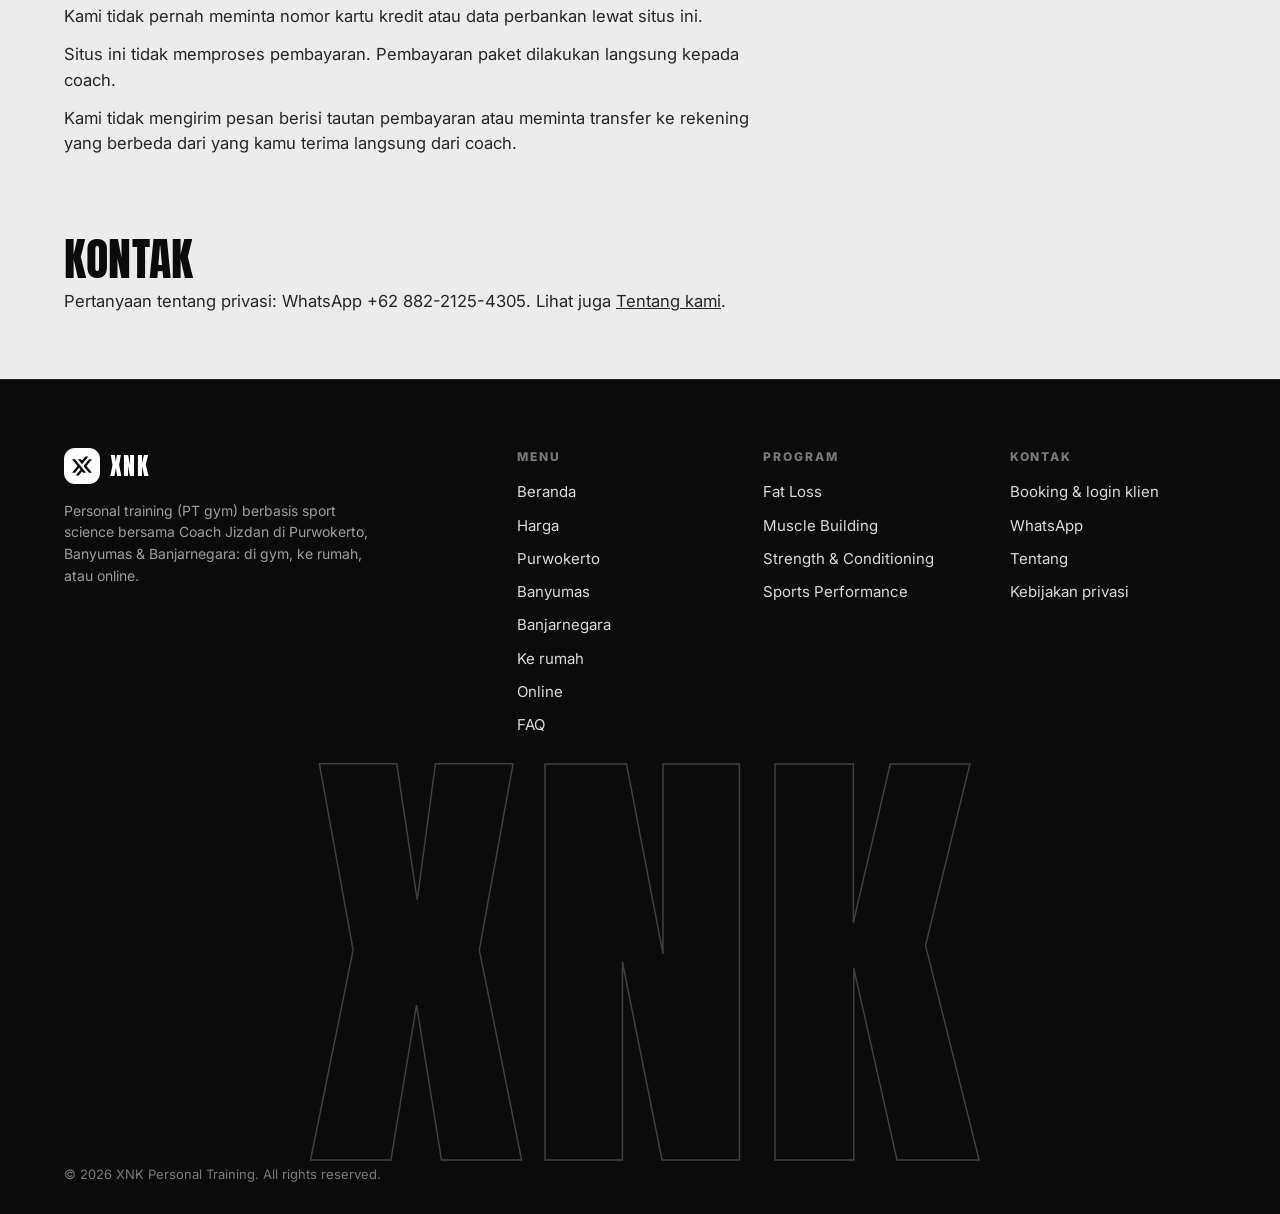
<file: privasi/index.html>
<!DOCTYPE html>
<html lang="id">
<head>
<meta charset="UTF-8">
<meta name="viewport" content="width=device-width, initial-scale=1, viewport-fit=cover">
<title>Kebijakan Privasi · XNK Personal Training</title>
<meta name="description" content="Data apa yang dikumpulkan xnkbooking.my.id dan portal klien, untuk apa dipakai, siapa yang bisa melihat, dan cara meminta penghapusan.">
<link rel="canonical" href="https://xnkbooking.my.id/privasi/">
<meta name="robots" content="index, follow, max-image-preview:large">
<meta name="theme-color" content="#ECECEC">
<meta property="og:type" content="website">
<meta property="og:site_name" content="XNK Personal Training">
<meta property="og:locale" content="id_ID">
<meta property="og:url" content="https://xnkbooking.my.id/privasi/">
<meta property="og:title" content="Kebijakan Privasi · XNK Personal Training">
<meta property="og:description" content="Data apa yang dikumpulkan xnkbooking.my.id dan portal klien, untuk apa dipakai, siapa yang bisa melihat, dan cara meminta penghapusan.">
<meta property="og:image" content="https://xnkbooking.my.id/img/og.jpg">
<meta name="twitter:card" content="summary_large_image">
<link rel="icon" href="/favicon.svg" type="image/svg+xml">
<link rel="icon" href="/favicon.ico" sizes="16x16 32x32 48x48">
<link rel="icon" href="/favicon-32x32.png" type="image/png" sizes="32x32">
<link rel="icon" href="/favicon-16x16.png" type="image/png" sizes="16x16">
<link rel="icon" href="/icon-192.png" type="image/png" sizes="192x192">
<link rel="apple-touch-icon" href="/apple-touch-icon.png" sizes="180x180">
<link rel="mask-icon" href="/safari-pinned-tab.svg" color="#0B0B0B">
<link rel="manifest" href="/site.webmanifest">
<meta name="application-name" content="XNK Personal Training">
<meta name="apple-mobile-web-app-title" content="XNK">
<meta name="msapplication-config" content="/browserconfig.xml">
<meta name="msapplication-TileColor" content="#0B0B0B">
<link rel="preconnect" href="https://fonts.googleapis.com">
<link rel="preconnect" href="https://fonts.gstatic.com" crossorigin>
<link href="https://fonts.googleapis.com/css2?family=Anton&family=Inter:wght@400;500;600;700;800;900&display=swap" rel="stylesheet">
<link rel="stylesheet" href="/site.css">
<script type="application/ld+json">{"@context":"https://schema.org","@type":"BreadcrumbList","itemListElement":[{"@type":"ListItem","position":1,"name":"Beranda","item":"https://xnkbooking.my.id/"},{"@type":"ListItem","position":2,"name":"Kebijakan privasi","item":"https://xnkbooking.my.id/privasi/"}]}</script>
<script type="application/ld+json">{"@context":"https://schema.org","@type":"WebPage","@id":"https://xnkbooking.my.id/privasi/#webpage","url":"https://xnkbooking.my.id/privasi/","name":"Kebijakan Privasi · XNK Personal Training","description":"Data apa yang dikumpulkan xnkbooking.my.id dan portal klien, untuk apa dipakai, siapa yang bisa melihat, dan cara meminta penghapusan.","inLanguage":"id","isPartOf":{"@id":"https://xnkbooking.my.id/#website"},"about":{"@id":"https://xnkbooking.my.id/#business"},"dateModified":"2026-11-26"}</script>
</head>
<body>
<header class="nav" id="nav"><a class="logo" href="/" aria-label="XNK, beranda"><span class="logo-mark"><svg viewBox="0 0 948 895" fill="#fff" aria-hidden="true" focusable="false"><path fill-rule="evenodd" d="M630 2L774 2L475 365L280 128L425 128L476 190ZM1 128L145 128L670 768L526 768L474 706L319 895L176 895L403 619L337 536L145 768L1 768L263 449ZM806 130L947 130L687 448L947 768L806 768L543 448Z"/></svg></span><span class="logo-word">XNK</span></a><nav class="nav-links" aria-label="Menu"><a class="nav-link" href="/harga/">Harga</a><a class="nav-link" href="/personal-trainer-purwokerto/">Purwokerto</a><a class="nav-link" href="/personal-trainer-banyumas/">Banyumas</a><a class="nav-link" href="/personal-trainer-banjarnegara/">Banjarnegara</a><a class="nav-link" href="/personal-trainer-ke-rumah/">Ke rumah</a><a class="nav-link" href="/personal-trainer-online/">Online</a><a class="nav-link" href="/harga/#faq">FAQ</a></nav><a class="btn btn-dark btn-sm nav-cta" href="https://book.xnkbooking.my.id/">Sudah member?<svg class="icon arr" viewBox="0 0 24 24" fill="none" stroke="currentColor" stroke-width="2" stroke-linecap="round"><path d="M5 12h14M13 6l6 6-6 6"/></svg></a><button type="button" class="burger" id="burger" aria-label="Buka menu" aria-expanded="false" aria-controls="m-menu"><span></span><span></span></button></header>
<div class="m-menu" id="m-menu" aria-hidden="true"><nav class="m-menu-links" aria-label="Menu"><a href="/"><small>01</small>Beranda</a><a href="/harga/"><small>02</small>Harga</a><a href="/personal-trainer-purwokerto/"><small>03</small>Purwokerto</a><a href="/personal-trainer-banyumas/"><small>04</small>Banyumas</a><a href="/personal-trainer-banjarnegara/"><small>05</small>Banjarnegara</a><a href="/personal-trainer-ke-rumah/"><small>06</small>Ke rumah</a><a href="/personal-trainer-online/"><small>07</small>Online</a><a href="/harga/#faq"><small>08</small>FAQ</a></nav><div class="m-menu-foot"><a class="btn btn-light btn-block" href="https://book.xnkbooking.my.id/">Mulai Sekarang</a><a class="m-menu-wa" href="https://wa.me/6288221254305?text=Halo%20Coach%20Jizdan%2C%20saya%20mau%20tanya%20program%20personal%20training." rel="noopener">Chat WhatsApp →</a></div></div>
<main>
<section class="sec sec-hero"><div class="wrap"><p class="eyebrow">Privasi</p><h1 class="h2">Kebijakan privasi</h1><p class="lead">Berlaku untuk xnkbooking.my.id dan portal klien book.xnkbooking.my.id. Terakhir diperbarui 1 Oktober 2026.</p></div></section><section class="sec sec-paket"><div class="wrap"><h2 class="h2 h2-sm">Data yang kami kumpulkan</h2><div class="prose"><p>Saat mendaftar atau masuk: nama dan nomor WhatsApp. Saat memakai layanan: jadwal sesi, paket, dan catatan latihan.</p><p>Jika kamu memilih memakainya: catatan progres (berat badan, lingkar tubuh) dan foto progres. Semuanya opsional.</p></div></div></section><section class="sec sec-paket"><div class="wrap"><h2 class="h2 h2-sm">Untuk apa data dipakai</h2><div class="prose"><p>Mengatur jadwal dan paket latihan, mengingatkan sesi lewat WhatsApp, dan memantau progres latihanmu bersama coach.</p></div></div></section><section class="sec sec-paket"><div class="wrap"><h2 class="h2 h2-sm">Siapa yang bisa melihat</h2><div class="prose"><p>Hanya coach. Data tidak dijual dan tidak dibagikan ke pihak lain untuk iklan.</p><p>Foto progres bersifat pribadi: hanya bisa dilihat kamu dan coach. Nomor WhatsApp klien tidak ditampilkan kepada klien lain.</p></div></div></section><section class="sec sec-paket"><div class="wrap"><h2 class="h2 h2-sm">Penyimpanan</h2><div class="prose"><p>Data disimpan di layanan Google (Google Sheets dan Google Drive) dan diakses lewat aplikasi web kami. Situs memakai Google Analytics untuk statistik kunjungan.</p></div></div></section><section class="sec sec-paket"><div class="wrap"><h2 class="h2 h2-sm">Hak kamu</h2><div class="prose"><p>Kamu bisa meminta data dihapus atau diperbaiki kapan saja dengan menghubungi coach lewat <a href="https://wa.me/6288221254305?text=Halo%20Coach%20Jizdan%2C%20saya%20ingin%20meminta%20penghapusan%20atau%20perbaikan%20data%20saya." rel="noopener">WhatsApp</a>.</p></div></div></section><section class="sec sec-paket"><div class="wrap"><h2 class="h2 h2-sm">Yang tidak pernah kami minta</h2><div class="prose"><p>Kami tidak pernah meminta kata sandi, PIN, atau kode OTP kamu.</p><p>Kami tidak pernah meminta nomor kartu kredit atau data perbankan lewat situs ini.</p><p>Situs ini tidak memproses pembayaran. Pembayaran paket dilakukan langsung kepada coach.</p><p>Kami tidak mengirim pesan berisi tautan pembayaran atau meminta transfer ke rekening yang berbeda dari yang kamu terima langsung dari coach.</p></div></div></section><section class="sec sec-paket"><div class="wrap"><h2 class="h2 h2-sm">Kontak</h2><div class="prose"><p>Pertanyaan tentang privasi: WhatsApp +62 882-2125-4305. Lihat juga <a href="/tentang/">Tentang kami</a>.</p></div></div></section>
</main>
<footer class="footer"><div class="wrap footer-grid"><div class="footer-brand"><span class="logo"><span class="logo-mark logo-mark-light"><svg viewBox="0 0 948 895" fill="#0B0B0B" aria-hidden="true" focusable="false"><path fill-rule="evenodd" d="M630 2L774 2L475 365L280 128L425 128L476 190ZM1 128L145 128L670 768L526 768L474 706L319 895L176 895L403 619L337 536L145 768L1 768L263 449ZM806 130L947 130L687 448L947 768L806 768L543 448Z"/></svg></span><span class="logo-word">XNK</span></span><p>Personal training (PT gym) berbasis sport science bersama Coach Jizdan di Purwokerto, Banyumas &amp; Banjarnegara: di gym, ke rumah, atau online.</p></div><div class="footer-col"><p class="footer-h">Menu</p><a href="/">Beranda</a><a href="/harga/">Harga</a><a href="/personal-trainer-purwokerto/">Purwokerto</a><a href="/personal-trainer-banyumas/">Banyumas</a><a href="/personal-trainer-banjarnegara/">Banjarnegara</a><a href="/personal-trainer-ke-rumah/">Ke rumah</a><a href="/personal-trainer-online/">Online</a><a href="/harga/#faq">FAQ</a></div><div class="footer-col"><p class="footer-h">Program</p><a href="/program/fat-loss/">Fat Loss</a><a href="/program/muscle-building/">Muscle Building</a><a href="/program/strength-conditioning/">Strength &amp; Conditioning</a><a href="/program/sports-performance/">Sports Performance</a></div><div class="footer-col"><p class="footer-h">Kontak</p><a href="https://book.xnkbooking.my.id/">Booking &amp; login klien</a><a href="https://wa.me/6288221254305?text=Halo%20Coach%20Jizdan%2C%20saya%20mau%20tanya%20program%20personal%20training." rel="noopener">WhatsApp</a><a href="/tentang/">Tentang</a><a href="/privasi/">Kebijakan privasi</a></div></div><div class="footer-giant" aria-hidden="true">XNK</div><p class="wrap footer-copy">&copy; 2026 XNK Personal Training. All rights reserved.</p></footer>
<script>(function(){var b=document.getElementById("burger"),n=document.getElementById("nav"),m=document.getElementById("m-menu");function t(o){document.body.classList.toggle("menu-open",o);b.setAttribute("aria-expanded",o);m.setAttribute("aria-hidden",!o);}b.addEventListener("click",function(){t(!document.body.classList.contains("menu-open"));});m.addEventListener("click",function(e){if(e.target.closest("a"))t(false);});function s(){n.classList.toggle("scrolled",window.pageYOffset>20);}window.addEventListener("scroll",s,{passive:true});s();var seg=document.querySelector(".seg");if(seg)seg.addEventListener("click",function(e){var a=e.target.closest(".toggle-btn");if(!a)return;[].forEach.call(seg.children,function(x){x.classList.toggle("active",x===a);});});document.addEventListener("pointermove",function(e){var c=e.target.closest&&e.target.closest(".price");if(!c)return;var r=c.getBoundingClientRect();c.style.setProperty("--mx",(e.clientX-r.left)+"px");c.style.setProperty("--my",(e.clientY-r.top)+"px");});})();</script>
</body>
</html>
</file>
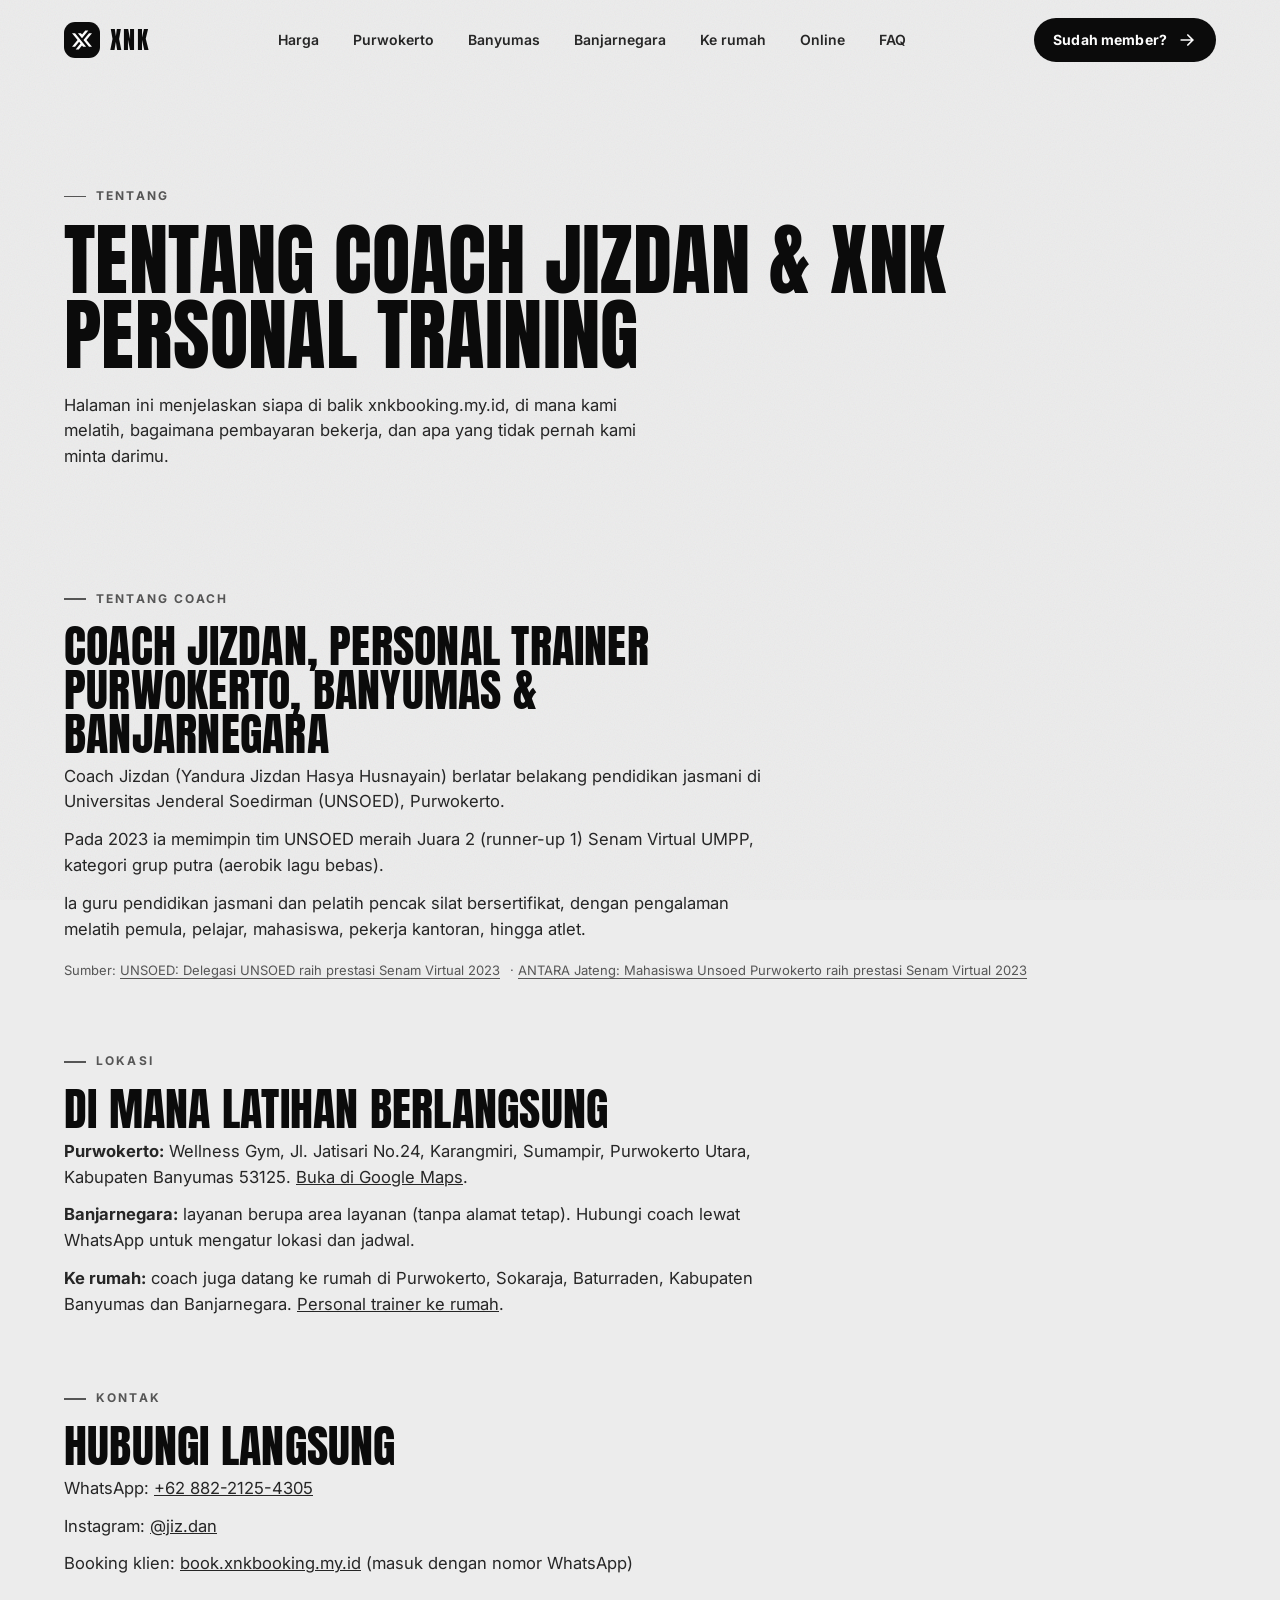
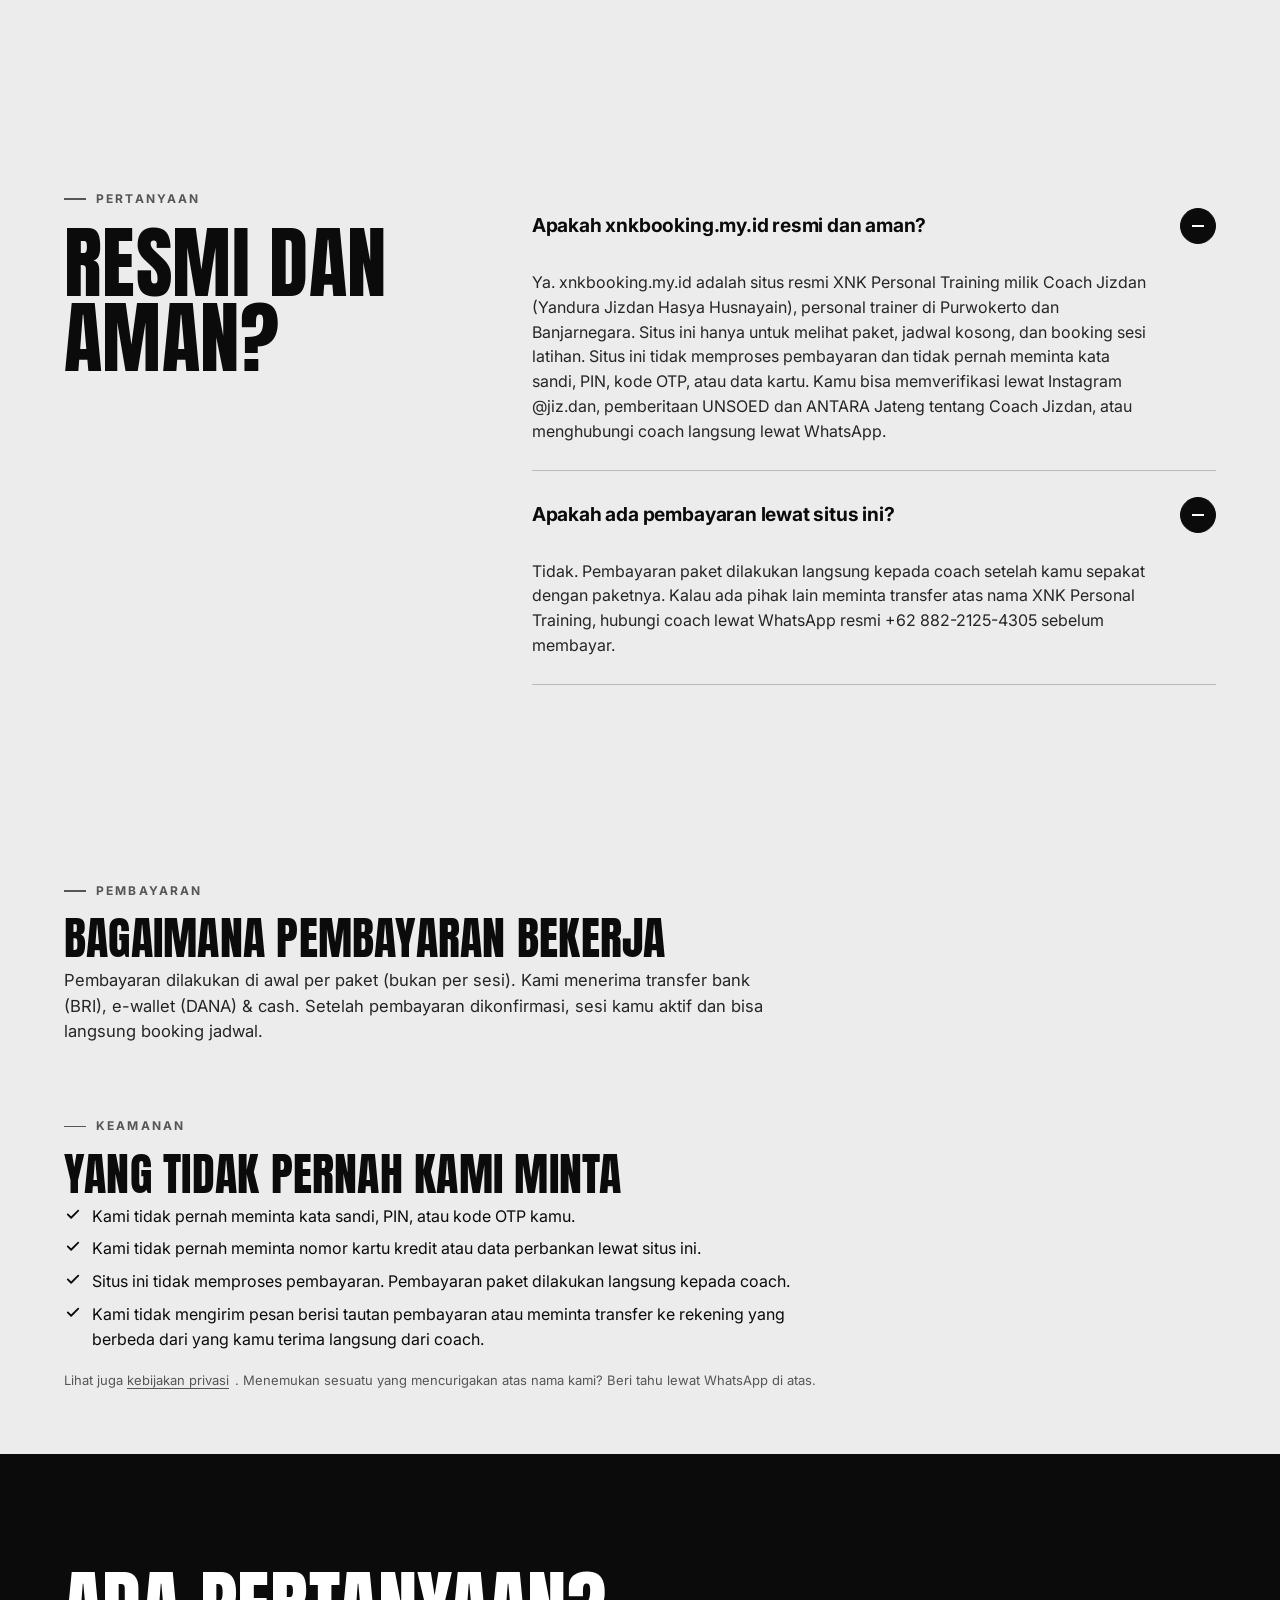
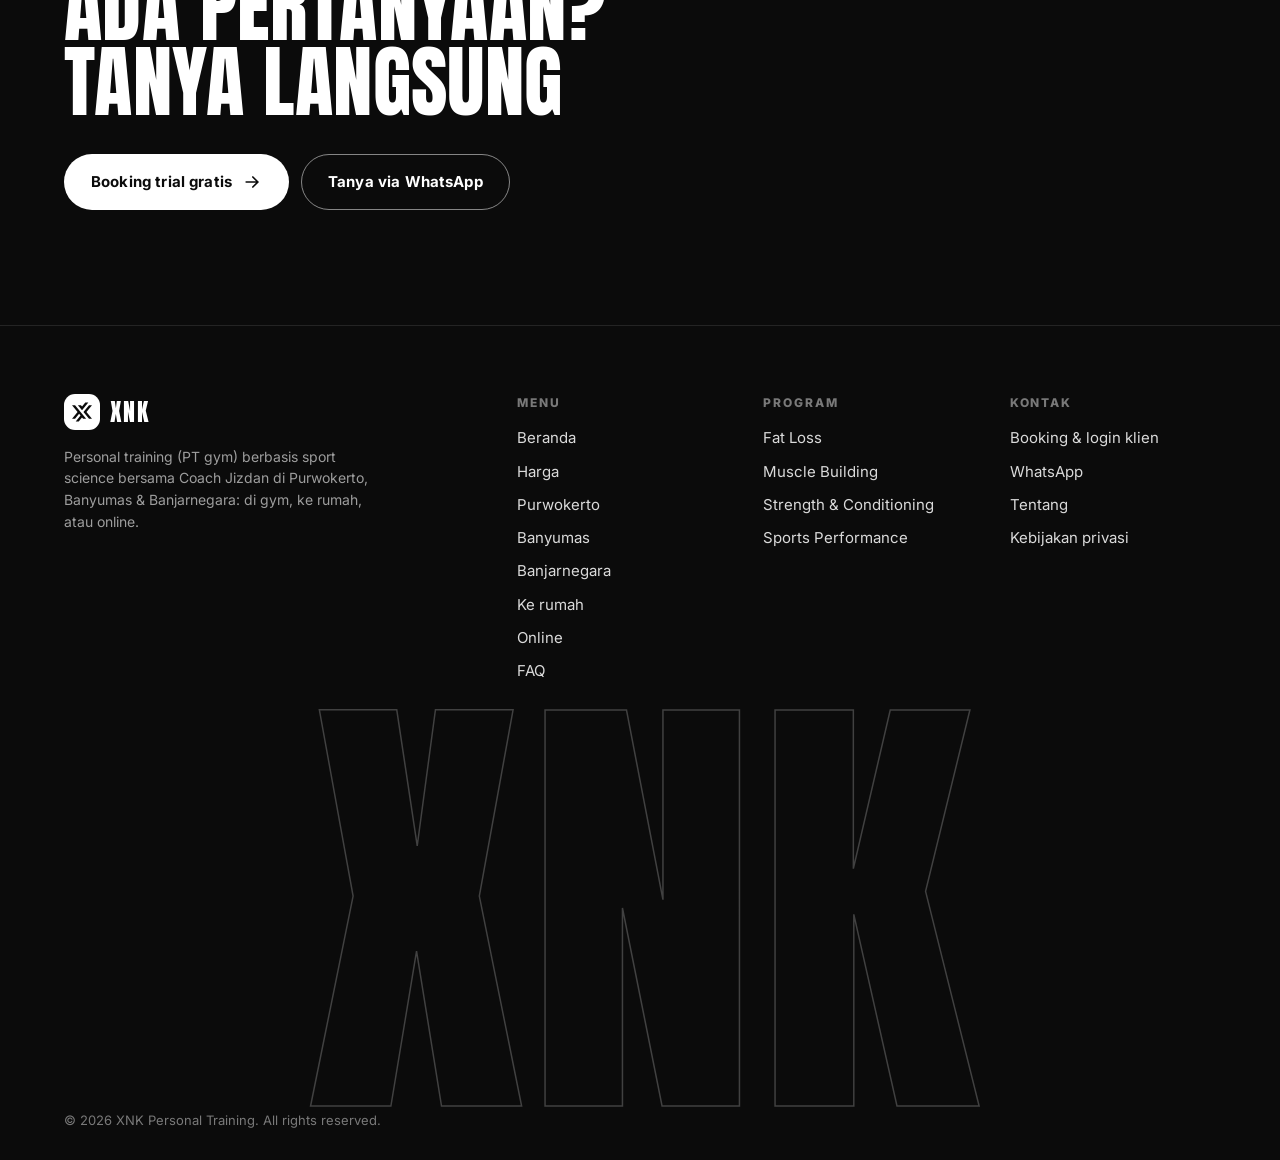
<file: tentang/index.html>
<!DOCTYPE html>
<html lang="id">
<head>
<meta charset="UTF-8">
<meta name="viewport" content="width=device-width, initial-scale=1, viewport-fit=cover">
<title>Tentang Coach Jizdan &amp; XNK Personal Training</title>
<meta name="description" content="Siapa di balik xnkbooking.my.id: Coach Jizdan, personal trainer di Purwokerto, Banyumas, dan Banjarnegara. Lokasi, kontak, cara pembayaran, dan yang tidak pernah kami minta.">
<link rel="canonical" href="https://xnkbooking.my.id/tentang/">
<meta name="robots" content="index, follow, max-image-preview:large">
<meta name="theme-color" content="#ECECEC">
<meta property="og:type" content="website">
<meta property="og:site_name" content="XNK Personal Training">
<meta property="og:locale" content="id_ID">
<meta property="og:url" content="https://xnkbooking.my.id/tentang/">
<meta property="og:title" content="Tentang Coach Jizdan &amp; XNK Personal Training">
<meta property="og:description" content="Siapa di balik xnkbooking.my.id: Coach Jizdan, personal trainer di Purwokerto, Banyumas, dan Banjarnegara. Lokasi, kontak, cara pembayaran, dan yang tidak pernah kami minta.">
<meta property="og:image" content="https://xnkbooking.my.id/img/og.jpg">
<meta name="twitter:card" content="summary_large_image">
<link rel="icon" href="/favicon.svg" type="image/svg+xml">
<link rel="icon" href="/favicon.ico" sizes="16x16 32x32 48x48">
<link rel="icon" href="/favicon-32x32.png" type="image/png" sizes="32x32">
<link rel="icon" href="/favicon-16x16.png" type="image/png" sizes="16x16">
<link rel="icon" href="/icon-192.png" type="image/png" sizes="192x192">
<link rel="apple-touch-icon" href="/apple-touch-icon.png" sizes="180x180">
<link rel="mask-icon" href="/safari-pinned-tab.svg" color="#0B0B0B">
<link rel="manifest" href="/site.webmanifest">
<meta name="application-name" content="XNK Personal Training">
<meta name="apple-mobile-web-app-title" content="XNK">
<meta name="msapplication-config" content="/browserconfig.xml">
<meta name="msapplication-TileColor" content="#0B0B0B">
<link rel="preconnect" href="https://fonts.googleapis.com">
<link rel="preconnect" href="https://fonts.gstatic.com" crossorigin>
<link href="https://fonts.googleapis.com/css2?family=Anton&family=Inter:wght@400;500;600;700;800;900&display=swap" rel="stylesheet">
<link rel="stylesheet" href="/site.css">
<script type="application/ld+json">{"@context":"https://schema.org","@type":"ProfessionalService","@id":"https://xnkbooking.my.id/#business","name":"XNK Personal Training","alternateName":"Coach Jizdan · Personal Trainer","url":"https://xnkbooking.my.id/","image":["https://xnkbooking.my.id/img/og.jpg","https://xnkbooking.my.id/logo-512.png"],"logo":{"@type":"ImageObject","@id":"https://xnkbooking.my.id/#logo","url":"https://xnkbooking.my.id/logo-512.png","contentUrl":"https://xnkbooking.my.id/logo-512.png","width":512,"height":512,"caption":"XNK Personal Training"},"telephone":"+6288221254305","description":"Personal trainer (PT gym, coach gym) berbasis sport science di Purwokerto, Banyumas & Banjarnegara: latihan di gym, ke rumah, atau online. Fat loss, muscle building, strength & conditioning, sports performance. 1 sesi trial gratis.","areaServed":[{"@type":"City","name":"Purwokerto"},{"@type":"AdministrativeArea","name":"Kabupaten Banyumas"},{"@type":"City","name":"Sokaraja"},{"@type":"City","name":"Baturraden"},{"@type":"City","name":"Banjarnegara"}],"inLanguage":"id","priceRange":"Rp","keywords":"personal trainer, PT gym, coach gym, pelatih gym, pelatih fitness, private trainer, personal trainer ke rumah, fat loss, diet, muscle building, strength and conditioning, Purwokerto, Kabupaten Banyumas, Sokaraja, Baturraden, Banjarnegara","founder":{"@type":"Person","@id":"https://xnkbooking.my.id/#coach","name":"Coach Jizdan","legalName":"Yandura Jizdan Hasya Husnayain","alternateName":["Coach Jizdan","Jizdan"],"jobTitle":"Personal Trainer","knowsAbout":["Fat Loss","Muscle Building","Strength & Conditioning","Sports Performance","Personal training","Latihan beban","Penurunan berat badan","Pencak silat","Pendidikan jasmani"],"sameAs":["https://www.instagram.com/jiz.dan/"],"alumniOf":{"@type":"CollegeOrUniversity","name":"Universitas Jenderal Soedirman","sameAs":"https://www.unsoed.ac.id/"},"award":"Juara 2 Senam Virtual UMPP 2023, kategori grup putra (aerobik lagu bebas)","subjectOf":[{"@type":"WebPage","name":"UNSOED: Delegasi UNSOED raih prestasi Senam Virtual 2023","url":"https://old.unsoed.ac.id/id/delegasi-unsoed-raih-prestasi-senam-virtual-2023"},{"@type":"WebPage","name":"ANTARA Jateng: Mahasiswa Unsoed Purwokerto raih prestasi Senam Virtual 2023","url":"https://jateng.antaranews.co/berita/487353/mahaiswa-unsoed-purwokerto-raih-prestasi-senam-virtual-2023"}]},"makesOffer":[{"@type":"Offer","itemOffered":{"@type":"Service","name":"Fat Loss","url":"https://xnkbooking.my.id/program/fat-loss/"}},{"@type":"Offer","itemOffered":{"@type":"Service","name":"Muscle Building","url":"https://xnkbooking.my.id/program/muscle-building/"}},{"@type":"Offer","itemOffered":{"@type":"Service","name":"Strength & Conditioning","url":"https://xnkbooking.my.id/program/strength-conditioning/"}},{"@type":"Offer","itemOffered":{"@type":"Service","name":"Sports Performance","url":"https://xnkbooking.my.id/program/sports-performance/"}},{"@type":"Offer","itemOffered":{"@type":"Service","name":"Personal training ke rumah","url":"https://xnkbooking.my.id/personal-trainer-ke-rumah/"}},{"@type":"Offer","itemOffered":{"@type":"Service","name":"Personal training online","url":"https://xnkbooking.my.id/personal-trainer-online/"}}],"sameAs":["https://www.instagram.com/jiz.dan/"],"knowsLanguage":"id","contactPoint":{"@type":"ContactPoint","contactType":"customer service","telephone":"+6288221254305","availableLanguage":"id","areaServed":"ID"},"location":[{"@type":"Place","name":"Wellness Gym","address":{"@type":"PostalAddress","streetAddress":"Jl. Jatisari No.24, Karangmiri, Sumampir, Purwokerto Utara, Kabupaten Banyumas","addressLocality":"Purwokerto","addressRegion":"Jawa Tengah","addressCountry":"ID","postalCode":"53125"},"hasMap":"https://share.google/h8p1TyW3msOq0gavc"}],"hasOfferCatalog":{"@type":"OfferCatalog","name":"Paket Personal Training","url":"https://xnkbooking.my.id/harga/","itemListElement":[{"@type":"OfferCatalog","name":"Student","itemListElement":[{"@type":"Offer","name":"Student Basic","price":"250000","priceCurrency":"IDR","url":"https://xnkbooking.my.id/harga/#STUDENT_BASIC","availability":"https://schema.org/InStock","description":"Paket pelajar untuk memulai latihan dengan biaya terjangkau"},{"@type":"Offer","name":"Student Plus","price":"450000","priceCurrency":"IDR","url":"https://xnkbooking.my.id/harga/#STUDENT_PLUS","availability":"https://schema.org/InStock","description":"Paket pelajar dengan frekuensi latihan lebih tinggi"},{"@type":"Offer","name":"Student Pro","price":"500000","priceCurrency":"IDR","url":"https://xnkbooking.my.id/harga/#STUDENT_PRO","availability":"https://schema.org/InStock","description":"Paket pelajar untuk progres latihan yang lebih optimal"},{"@type":"Offer","name":"1 Sesi","price":"75000","priceCurrency":"IDR","url":"https://xnkbooking.my.id/harga/#STUDENT_1S","availability":"https://schema.org/InStock","description":"Hanya Pendampingan 1 Sesi"}]},{"@type":"OfferCatalog","name":"College","itemListElement":[{"@type":"Offer","name":"Mahasiswa Session Only","price":"250000","priceCurrency":"IDR","url":"https://xnkbooking.my.id/harga/#PT001","availability":"https://schema.org/InStock","description":"Sesi latihan fleksibel, simpel, hemat tanpa komitmen program"},{"@type":"Offer","name":"Mahasiswa Session Only","price":"450000","priceCurrency":"IDR","url":"https://xnkbooking.my.id/harga/#PT002","availability":"https://schema.org/InStock","description":"Sesi latihan fleksibel, simpel, hemat tanpa komitmen program"},{"@type":"Offer","name":"Mahasiswa Paket Pelatihan Core","price":"400000","priceCurrency":"IDR","url":"https://xnkbooking.my.id/harga/#PT005","availability":"https://schema.org/InStock","description":"Program latihan terstruktur dengan pendampingan langsung"},{"@type":"Offer","name":"Mahasiswa Paket Pelatihan Core","price":"700000","priceCurrency":"IDR","url":"https://xnkbooking.my.id/harga/#PT006","availability":"https://schema.org/InStock","description":"Program latihan terstruktur dengan pendampingan langsung"},{"@type":"Offer","name":"Mahasiswa Paket Pelatihan Core","price":"900000","priceCurrency":"IDR","url":"https://xnkbooking.my.id/harga/#PT007","availability":"https://schema.org/InStock","description":"Program latihan terstruktur dengan pendampingan langsung"},{"@type":"Offer","name":"1 Sesi","price":"75000","priceCurrency":"IDR","url":"https://xnkbooking.my.id/harga/#PT_1S","availability":"https://schema.org/InStock","description":"Hanya Pendampingan 1 Sesi"}]},{"@type":"OfferCatalog","name":"Regular","itemListElement":[{"@type":"Offer","name":"Umum Session Only","price":"350000","priceCurrency":"IDR","url":"https://xnkbooking.my.id/harga/#PT003","availability":"https://schema.org/InStock","description":"Sesi latihan fleksibel, simpel, hemat tanpa komitmen program"},{"@type":"Offer","name":"Umum Session Only","price":"650000","priceCurrency":"IDR","url":"https://xnkbooking.my.id/harga/#PT004","availability":"https://schema.org/InStock","description":"Sesi latihan fleksibel, simpel, hemat tanpa komitmen program"},{"@type":"Offer","name":"Umum Paket Pelatihan Core","price":"500000","priceCurrency":"IDR","url":"https://xnkbooking.my.id/harga/#PT008","availability":"https://schema.org/InStock","description":"Program latihan terstruktur dengan pendampingan langsung"},{"@type":"Offer","name":"Umum Paket Pelatihan Core","price":"900000","priceCurrency":"IDR","url":"https://xnkbooking.my.id/harga/#PT009","availability":"https://schema.org/InStock","description":"Program latihan terstruktur dengan pendampingan langsung"},{"@type":"Offer","name":"Umum Paket Pelatihan Core","price":"1200000","priceCurrency":"IDR","url":"https://xnkbooking.my.id/harga/#PT010","availability":"https://schema.org/InStock","description":"Program latihan terstruktur dengan pendampingan langsung"},{"@type":"Offer","name":"1 Sesi","price":"75000","priceCurrency":"IDR","url":"https://xnkbooking.my.id/harga/#PT_1SR","availability":"https://schema.org/InStock","description":"Hanya Pendampingan 1 Sesi"}]},{"@type":"OfferCatalog","name":"Premium","itemListElement":[{"@type":"Offer","name":"Mahasiswa Pelatihan Penuh Premium","price":"900000","priceCurrency":"IDR","url":"https://xnkbooking.my.id/harga/#PT011","availability":"https://schema.org/InStock","description":"All-in coaching dengan pendampingan prioritas"},{"@type":"Offer","name":"Mahasiswa Pelatihan Penuh Premium","price":"1200000","priceCurrency":"IDR","url":"https://xnkbooking.my.id/harga/#PT012","availability":"https://schema.org/InStock","description":"All-in coaching dengan pendampingan prioritas"},{"@type":"Offer","name":"Umum Pelatihan Penuh Premium","price":"1100000","priceCurrency":"IDR","url":"https://xnkbooking.my.id/harga/#PT013","availability":"https://schema.org/InStock","description":"All-in coaching dengan pendampingan prioritas"},{"@type":"Offer","name":"Umum Pelatihan Penuh Premium","price":"1500000","priceCurrency":"IDR","url":"https://xnkbooking.my.id/harga/#PT014","availability":"https://schema.org/InStock","description":"All-in coaching dengan pendampingan prioritas"},{"@type":"Offer","name":"1 Sesi","price":"75000","priceCurrency":"IDR","url":"https://xnkbooking.my.id/harga/#PT_1SP","availability":"https://schema.org/InStock","description":"Hanya Pendampingan 1 Sesi"},{"@type":"Offer","name":"Meal Plan Only","price":"400000","priceCurrency":"IDR","url":"https://xnkbooking.my.id/harga/#PKG-20261126-V4AI","availability":"https://schema.org/InStock"},{"@type":"Offer","name":"Meal Plan + Konsultasi Gizi","price":"1200000","priceCurrency":"IDR","url":"https://xnkbooking.my.id/harga/#PKG-20261126-SSW1","availability":"https://schema.org/InStock"}]},{"@type":"OfferCatalog","name":"Core","itemListElement":[{"@type":"Offer","name":"Couple - Program 8 Session","price":"2000000","priceCurrency":"IDR","url":"https://xnkbooking.my.id/harga/#PKG-20261001-CQF3","availability":"https://schema.org/InStock","description":"Paket personal training untuk dua orang dengan 8 sesi selama 1 bulan. Latihan terarah dengan jadwal fleksibel, disesuaikan dengan tujuan dan kemampuan masing-masing peserta."},{"@type":"Offer","name":"Couple - Program 4 Session","price":"1100000","priceCurrency":"IDR","url":"https://xnkbooking.my.id/harga/#PKG-20261011-S463","availability":"https://schema.org/InStock","description":"Paket personal training untuk dua orang dengan 4 sesi selama 1 bulan. Latihan terarah dengan jadwal fleksibel, disesuaikan dengan tujuan dan kemampuan masing-masing peserta."},{"@type":"Offer","name":"Trio - Program 4 Session","price":"1900000","priceCurrency":"IDR","url":"https://xnkbooking.my.id/harga/#PKG-20261011-VJOU","availability":"https://schema.org/InStock","description":"Paket personal training untuk tiga orang dengan 4 pertemuan dan program latihan bersama yang terstruktur. Berlatih bersama teman dengan pendampingan trainer serta penyesuaian beban dan tingkat kesulitan sesuai kemampuan masing-masing."},{"@type":"Offer","name":"Trio - Program 8 Session","price":"2800000","priceCurrency":"IDR","url":"https://xnkbooking.my.id/harga/#PKG-20261001-N3V5","availability":"https://schema.org/InStock","description":"Paket personal training untuk tiga orang dengan 8 pertemuan dan program latihan bersama yang terstruktur. Berlatih bersama teman dengan pendampingan trainer serta penyesuaian beban dan tingkat kesulitan sesuai kemampuan masing-masing."},{"@type":"Offer","name":"Program Only","price":"1000000","priceCurrency":"IDR","url":"https://xnkbooking.my.id/harga/#PKG-20261001-OQFB","availability":"https://schema.org/InStock","description":"Program latihan personal untuk kamu yang ingin berlatih mandiri dengan panduan terstruktur. Disusun berdasarkan tujuan, pengalaman latihan, jadwal, dan ketersediaan alat."},{"@type":"Offer","name":"ONLINE PERSONAL COACHING","price":"1500000","priceCurrency":"IDR","url":"https://xnkbooking.my.id/harga/#PKG-20261001-VMFO","availability":"https://schema.org/InStock","description":"Pendampingan latihan online untuk kamu yang ingin berlatih mandiri dengan arahan personal trainer. Dilengkapi program latihan personal, evaluasi mingguan, dan feedback teknik melalui video."},{"@type":"Offer","name":"FULL BODY CIRCUIT","price":"3000000","priceCurrency":"IDR","url":"https://xnkbooking.my.id/harga/#PKG-20261001-C9N9","availability":"https://schema.org/InStock","description":"Kelas workout berkelompok selama 45 menit yang menggabungkan bodyweight, dumbbell, dan latihan core untuk melatih daya tahan otot serta kebugaran umum. Dipandu personal trainer dengan koreksi teknik dan penyesuaian intensitas sesuai kemampuan. Maksimal 8 peserta per kelas. Harga berlaku per orang."}]}]}}</script>
<script type="application/ld+json">{"@context":"https://schema.org","@type":"AboutPage","url":"https://xnkbooking.my.id/tentang/","name":"Tentang XNK Personal Training","about":{"@id":"https://xnkbooking.my.id/#business"},"inLanguage":"id"}</script>
<script type="application/ld+json">{"@context":"https://schema.org","@type":"FAQPage","mainEntity":[{"@type":"Question","name":"Apakah xnkbooking.my.id resmi dan aman?","acceptedAnswer":{"@type":"Answer","text":"Ya. xnkbooking.my.id adalah situs resmi XNK Personal Training milik Coach Jizdan (Yandura Jizdan Hasya Husnayain), personal trainer di Purwokerto dan Banjarnegara. Situs ini hanya untuk melihat paket, jadwal kosong, dan booking sesi latihan. Situs ini tidak memproses pembayaran dan tidak pernah meminta kata sandi, PIN, kode OTP, atau data kartu. Kamu bisa memverifikasi lewat Instagram @jiz.dan, pemberitaan UNSOED dan ANTARA Jateng tentang Coach Jizdan, atau menghubungi coach langsung lewat WhatsApp."}},{"@type":"Question","name":"Apakah ada pembayaran lewat situs ini?","acceptedAnswer":{"@type":"Answer","text":"Tidak. Pembayaran paket dilakukan langsung kepada coach setelah kamu sepakat dengan paketnya. Kalau ada pihak lain meminta transfer atas nama XNK Personal Training, hubungi coach lewat WhatsApp resmi +62 882-2125-4305 sebelum membayar."}}]}</script>
<script type="application/ld+json">{"@context":"https://schema.org","@type":"BreadcrumbList","itemListElement":[{"@type":"ListItem","position":1,"name":"Beranda","item":"https://xnkbooking.my.id/"},{"@type":"ListItem","position":2,"name":"Tentang","item":"https://xnkbooking.my.id/tentang/"}]}</script>
<script type="application/ld+json">{"@context":"https://schema.org","@type":"WebPage","@id":"https://xnkbooking.my.id/tentang/#webpage","url":"https://xnkbooking.my.id/tentang/","name":"Tentang Coach Jizdan & XNK Personal Training","description":"Siapa di balik xnkbooking.my.id: Coach Jizdan, personal trainer di Purwokerto, Banyumas, dan Banjarnegara. Lokasi, kontak, cara pembayaran, dan yang tidak pernah kami minta.","inLanguage":"id","isPartOf":{"@id":"https://xnkbooking.my.id/#website"},"about":{"@id":"https://xnkbooking.my.id/#business"},"dateModified":"2026-11-26"}</script>
</head>
<body>
<header class="nav" id="nav"><a class="logo" href="/" aria-label="XNK, beranda"><span class="logo-mark"><svg viewBox="0 0 948 895" fill="#fff" aria-hidden="true" focusable="false"><path fill-rule="evenodd" d="M630 2L774 2L475 365L280 128L425 128L476 190ZM1 128L145 128L670 768L526 768L474 706L319 895L176 895L403 619L337 536L145 768L1 768L263 449ZM806 130L947 130L687 448L947 768L806 768L543 448Z"/></svg></span><span class="logo-word">XNK</span></a><nav class="nav-links" aria-label="Menu"><a class="nav-link" href="/harga/">Harga</a><a class="nav-link" href="/personal-trainer-purwokerto/">Purwokerto</a><a class="nav-link" href="/personal-trainer-banyumas/">Banyumas</a><a class="nav-link" href="/personal-trainer-banjarnegara/">Banjarnegara</a><a class="nav-link" href="/personal-trainer-ke-rumah/">Ke rumah</a><a class="nav-link" href="/personal-trainer-online/">Online</a><a class="nav-link" href="/harga/#faq">FAQ</a></nav><a class="btn btn-dark btn-sm nav-cta" href="https://book.xnkbooking.my.id/">Sudah member?<svg class="icon arr" viewBox="0 0 24 24" fill="none" stroke="currentColor" stroke-width="2" stroke-linecap="round"><path d="M5 12h14M13 6l6 6-6 6"/></svg></a><button type="button" class="burger" id="burger" aria-label="Buka menu" aria-expanded="false" aria-controls="m-menu"><span></span><span></span></button></header>
<div class="m-menu" id="m-menu" aria-hidden="true"><nav class="m-menu-links" aria-label="Menu"><a href="/"><small>01</small>Beranda</a><a href="/harga/"><small>02</small>Harga</a><a href="/personal-trainer-purwokerto/"><small>03</small>Purwokerto</a><a href="/personal-trainer-banyumas/"><small>04</small>Banyumas</a><a href="/personal-trainer-banjarnegara/"><small>05</small>Banjarnegara</a><a href="/personal-trainer-ke-rumah/"><small>06</small>Ke rumah</a><a href="/personal-trainer-online/"><small>07</small>Online</a><a href="/harga/#faq"><small>08</small>FAQ</a></nav><div class="m-menu-foot"><a class="btn btn-light btn-block" href="https://book.xnkbooking.my.id/">Mulai Sekarang</a><a class="m-menu-wa" href="https://wa.me/6288221254305?text=Halo%20Coach%20Jizdan%2C%20saya%20mau%20tanya%20program%20personal%20training." rel="noopener">Chat WhatsApp →</a></div></div>
<main>
<section class="sec sec-hero"><div class="wrap"><p class="eyebrow">Tentang</p><h1 class="h2">Tentang Coach Jizdan &amp; XNK Personal Training</h1><p class="lead">Halaman ini menjelaskan siapa di balik xnkbooking.my.id, di mana kami melatih, bagaimana pembayaran bekerja, dan apa yang tidak pernah kami minta darimu.</p></div></section><section class="sec sec-paket"><div class="wrap"><p class="eyebrow">Tentang coach</p><h2 class="h2 h2-sm">Coach Jizdan, personal trainer Purwokerto, Banyumas &amp; Banjarnegara</h2><div class="prose"><p>Coach Jizdan (Yandura Jizdan Hasya Husnayain) berlatar belakang pendidikan jasmani di Universitas Jenderal Soedirman (UNSOED), Purwokerto.</p><p>Pada 2023 ia memimpin tim UNSOED meraih Juara 2 (runner-up 1) Senam Virtual UMPP, kategori grup putra (aerobik lagu bebas).</p><p>Ia guru pendidikan jasmani dan pelatih pencak silat bersertifikat, dengan pengalaman melatih pemula, pelajar, mahasiswa, pekerja kantoran, hingga atlet.</p></div><p class="sources">Sumber: <a href="https://old.unsoed.ac.id/id/delegasi-unsoed-raih-prestasi-senam-virtual-2023" rel="noopener">UNSOED: Delegasi UNSOED raih prestasi Senam Virtual 2023</a> · <a href="https://jateng.antaranews.co/berita/487353/mahaiswa-unsoed-purwokerto-raih-prestasi-senam-virtual-2023" rel="noopener">ANTARA Jateng: Mahasiswa Unsoed Purwokerto raih prestasi Senam Virtual 2023</a></p></div></section><section class="sec sec-paket"><div class="wrap"><p class="eyebrow">Lokasi</p><h2 class="h2 h2-sm">Di mana latihan berlangsung</h2><div class="prose"><p><b>Purwokerto:</b> Wellness Gym, Jl. Jatisari No.24, Karangmiri, Sumampir, Purwokerto Utara, Kabupaten Banyumas 53125. <a href="https://share.google/h8p1TyW3msOq0gavc" rel="noopener">Buka di Google Maps</a>.</p><p><b>Banjarnegara:</b> layanan berupa area layanan (tanpa alamat tetap). Hubungi coach lewat WhatsApp untuk mengatur lokasi dan jadwal.</p><p><b>Ke rumah:</b> coach juga datang ke rumah di Purwokerto, Sokaraja, Baturraden, Kabupaten Banyumas dan Banjarnegara. <a href="/personal-trainer-ke-rumah/">Personal trainer ke rumah</a>.</p></div></div></section><section class="sec sec-paket"><div class="wrap"><p class="eyebrow">Kontak</p><h2 class="h2 h2-sm">Hubungi langsung</h2><div class="prose"><p>WhatsApp: <a href="https://wa.me/6288221254305?text=Halo%20Coach%20Jizdan%2C%20saya%20mau%20tanya%20program%20personal%20training." rel="noopener">+62 882-2125-4305</a></p><p>Instagram: <a href="https://www.instagram.com/jiz.dan/" rel="noopener">@jiz.dan</a></p><p>Booking klien: <a href="https://book.xnkbooking.my.id/">book.xnkbooking.my.id</a> (masuk dengan nomor WhatsApp)</p></div></div></section><section class="sec sec-faq"><div class="wrap faq-grid"><div><p class="eyebrow">Pertanyaan</p><h2 class="h2">Resmi dan aman?</h2></div><div class="faq-list"><details class="faq-item" open><summary class="faq-q">Apakah xnkbooking.my.id resmi dan aman?<span class="faq-icon" aria-hidden="true"></span></summary><p class="faq-a">Ya. xnkbooking.my.id adalah situs resmi XNK Personal Training milik Coach Jizdan (Yandura Jizdan Hasya Husnayain), personal trainer di Purwokerto dan Banjarnegara. Situs ini hanya untuk melihat paket, jadwal kosong, dan booking sesi latihan. Situs ini tidak memproses pembayaran dan tidak pernah meminta kata sandi, PIN, kode OTP, atau data kartu. Kamu bisa memverifikasi lewat Instagram @jiz.dan, pemberitaan UNSOED dan ANTARA Jateng tentang Coach Jizdan, atau menghubungi coach langsung lewat WhatsApp.</p></details><details class="faq-item" open><summary class="faq-q">Apakah ada pembayaran lewat situs ini?<span class="faq-icon" aria-hidden="true"></span></summary><p class="faq-a">Tidak. Pembayaran paket dilakukan langsung kepada coach setelah kamu sepakat dengan paketnya. Kalau ada pihak lain meminta transfer atas nama XNK Personal Training, hubungi coach lewat WhatsApp resmi +62 882-2125-4305 sebelum membayar.</p></details></div></div></section><section class="sec sec-paket"><div class="wrap"><p class="eyebrow">Pembayaran</p><h2 class="h2 h2-sm">Bagaimana pembayaran bekerja</h2><div class="prose"><p>Pembayaran dilakukan di awal per paket (bukan per sesi). Kami menerima transfer bank (BRI), e-wallet (DANA) &amp; cash. Setelah pembayaran dikonfirmasi, sesi kamu aktif dan bisa langsung booking jadwal.</p></div></div></section><section class="sec sec-paket"><div class="wrap"><p class="eyebrow">Keamanan</p><h2 class="h2 h2-sm">Yang tidak pernah kami minta</h2><ul class="price-list"><li><svg viewBox="0 0 24 24" fill="none" stroke="currentColor" stroke-width="2.4" stroke-linecap="round" stroke-linejoin="round"><path d="M5 12.5l4.5 4.5L19 7.5"/></svg><span>Kami tidak pernah meminta kata sandi, PIN, atau kode OTP kamu.</span></li><li><svg viewBox="0 0 24 24" fill="none" stroke="currentColor" stroke-width="2.4" stroke-linecap="round" stroke-linejoin="round"><path d="M5 12.5l4.5 4.5L19 7.5"/></svg><span>Kami tidak pernah meminta nomor kartu kredit atau data perbankan lewat situs ini.</span></li><li><svg viewBox="0 0 24 24" fill="none" stroke="currentColor" stroke-width="2.4" stroke-linecap="round" stroke-linejoin="round"><path d="M5 12.5l4.5 4.5L19 7.5"/></svg><span>Situs ini tidak memproses pembayaran. Pembayaran paket dilakukan langsung kepada coach.</span></li><li><svg viewBox="0 0 24 24" fill="none" stroke="currentColor" stroke-width="2.4" stroke-linecap="round" stroke-linejoin="round"><path d="M5 12.5l4.5 4.5L19 7.5"/></svg><span>Kami tidak mengirim pesan berisi tautan pembayaran atau meminta transfer ke rekening yang berbeda dari yang kamu terima langsung dari coach.</span></li></ul><p class="sources">Lihat juga <a href="/privasi/">kebijakan privasi</a>. Menemukan sesuatu yang mencurigakan atas nama kami? Beri tahu lewat WhatsApp di atas.</p></div></section><section class="sec sec-cta"><div class="wrap"><h2 class="h2">Ada pertanyaan? Tanya langsung</h2><div class="hero-actions"><a class="btn btn-light" href="https://book.xnkbooking.my.id/">Booking trial gratis<svg class="icon arr" viewBox="0 0 24 24" fill="none" stroke="currentColor" stroke-width="2" stroke-linecap="round"><path d="M5 12h14M13 6l6 6-6 6"/></svg></a><a class="btn btn-ghost" href="https://wa.me/6288221254305?text=Halo%20Coach%20Jizdan%2C%20saya%20mau%20tanya%20program%20personal%20training." rel="noopener">Tanya via WhatsApp</a></div></div></section>
</main>
<footer class="footer"><div class="wrap footer-grid"><div class="footer-brand"><span class="logo"><span class="logo-mark logo-mark-light"><svg viewBox="0 0 948 895" fill="#0B0B0B" aria-hidden="true" focusable="false"><path fill-rule="evenodd" d="M630 2L774 2L475 365L280 128L425 128L476 190ZM1 128L145 128L670 768L526 768L474 706L319 895L176 895L403 619L337 536L145 768L1 768L263 449ZM806 130L947 130L687 448L947 768L806 768L543 448Z"/></svg></span><span class="logo-word">XNK</span></span><p>Personal training (PT gym) berbasis sport science bersama Coach Jizdan di Purwokerto, Banyumas &amp; Banjarnegara: di gym, ke rumah, atau online.</p></div><div class="footer-col"><p class="footer-h">Menu</p><a href="/">Beranda</a><a href="/harga/">Harga</a><a href="/personal-trainer-purwokerto/">Purwokerto</a><a href="/personal-trainer-banyumas/">Banyumas</a><a href="/personal-trainer-banjarnegara/">Banjarnegara</a><a href="/personal-trainer-ke-rumah/">Ke rumah</a><a href="/personal-trainer-online/">Online</a><a href="/harga/#faq">FAQ</a></div><div class="footer-col"><p class="footer-h">Program</p><a href="/program/fat-loss/">Fat Loss</a><a href="/program/muscle-building/">Muscle Building</a><a href="/program/strength-conditioning/">Strength &amp; Conditioning</a><a href="/program/sports-performance/">Sports Performance</a></div><div class="footer-col"><p class="footer-h">Kontak</p><a href="https://book.xnkbooking.my.id/">Booking &amp; login klien</a><a href="https://wa.me/6288221254305?text=Halo%20Coach%20Jizdan%2C%20saya%20mau%20tanya%20program%20personal%20training." rel="noopener">WhatsApp</a><a href="/tentang/">Tentang</a><a href="/privasi/">Kebijakan privasi</a></div></div><div class="footer-giant" aria-hidden="true">XNK</div><p class="wrap footer-copy">&copy; 2026 XNK Personal Training. All rights reserved.</p></footer>
<script>(function(){var b=document.getElementById("burger"),n=document.getElementById("nav"),m=document.getElementById("m-menu");function t(o){document.body.classList.toggle("menu-open",o);b.setAttribute("aria-expanded",o);m.setAttribute("aria-hidden",!o);}b.addEventListener("click",function(){t(!document.body.classList.contains("menu-open"));});m.addEventListener("click",function(e){if(e.target.closest("a"))t(false);});function s(){n.classList.toggle("scrolled",window.pageYOffset>20);}window.addEventListener("scroll",s,{passive:true});s();var seg=document.querySelector(".seg");if(seg)seg.addEventListener("click",function(e){var a=e.target.closest(".toggle-btn");if(!a)return;[].forEach.call(seg.children,function(x){x.classList.toggle("active",x===a);});});document.addEventListener("pointermove",function(e){var c=e.target.closest&&e.target.closest(".price");if(!c)return;var r=c.getBoundingClientRect();c.style.setProperty("--mx",(e.clientX-r.left)+"px");c.style.setProperty("--my",(e.clientY-r.top)+"px");});})();</script>
</body>
</html>
</file>
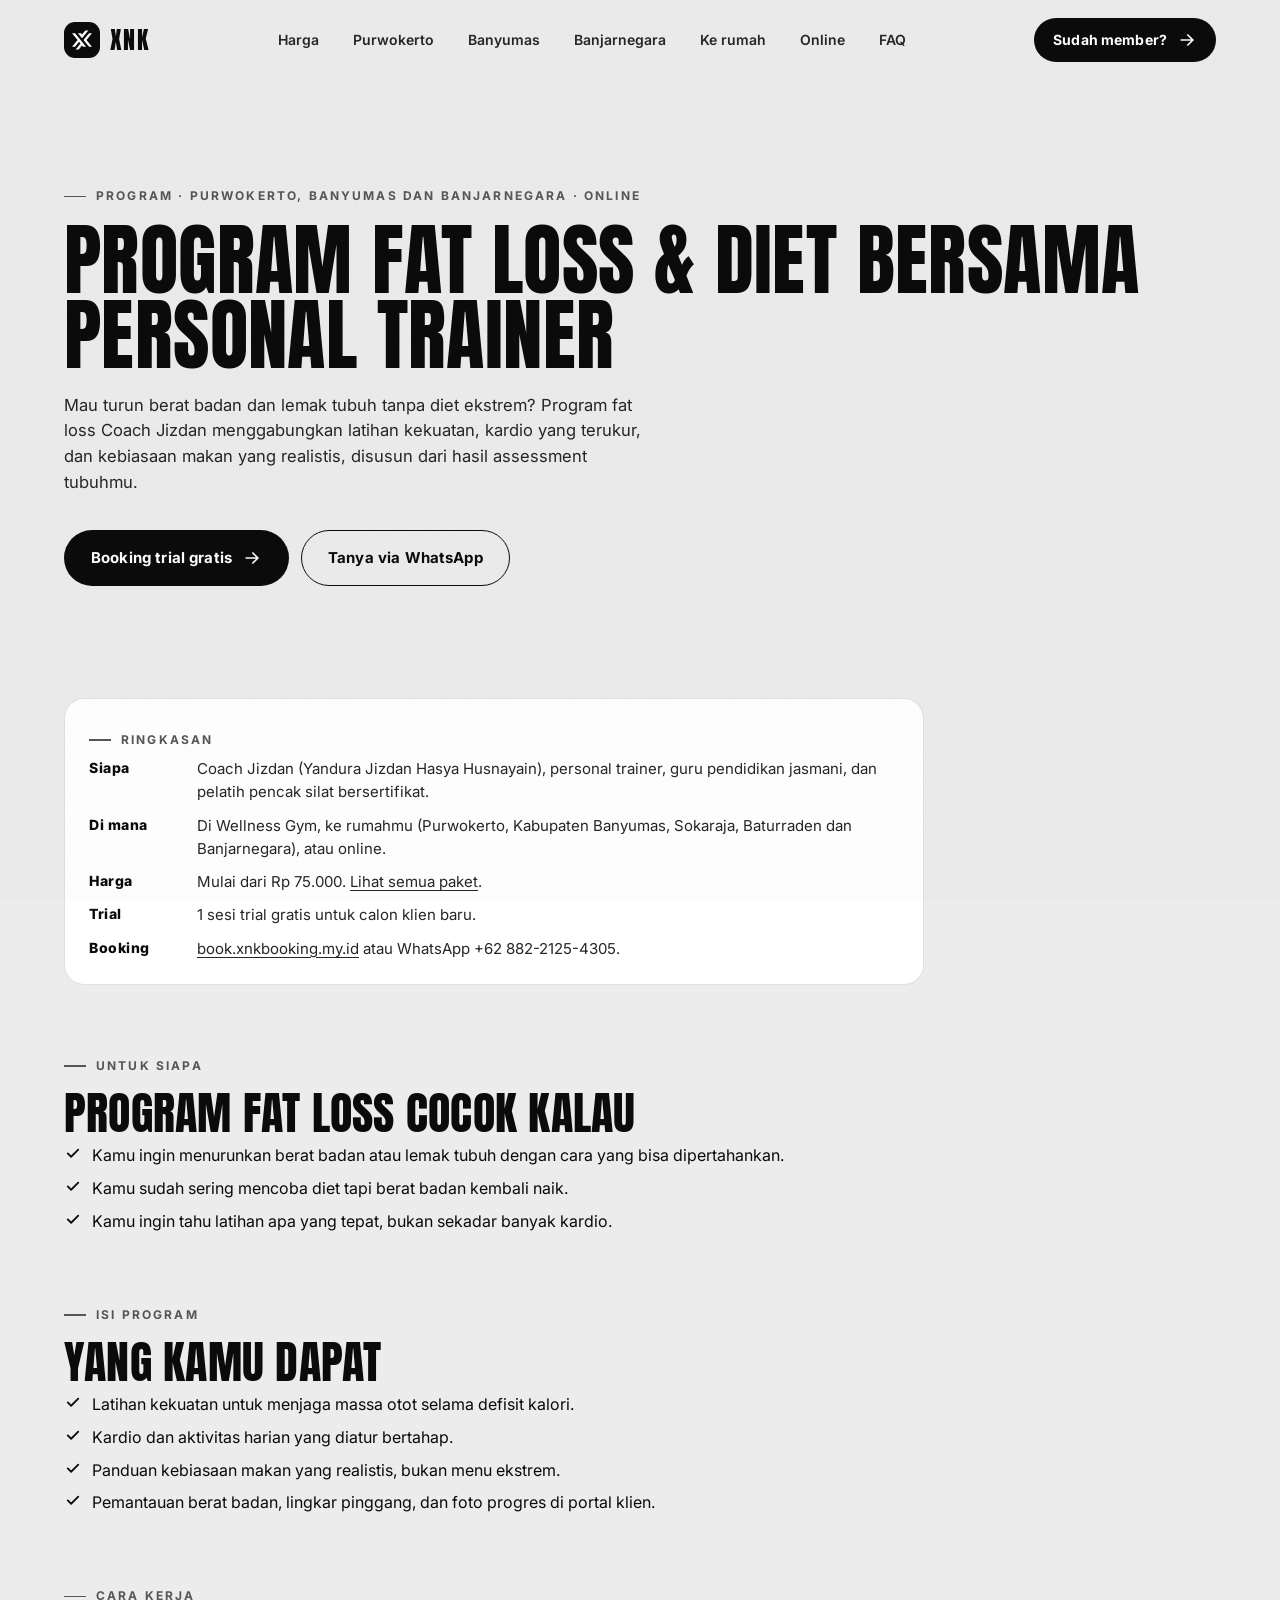
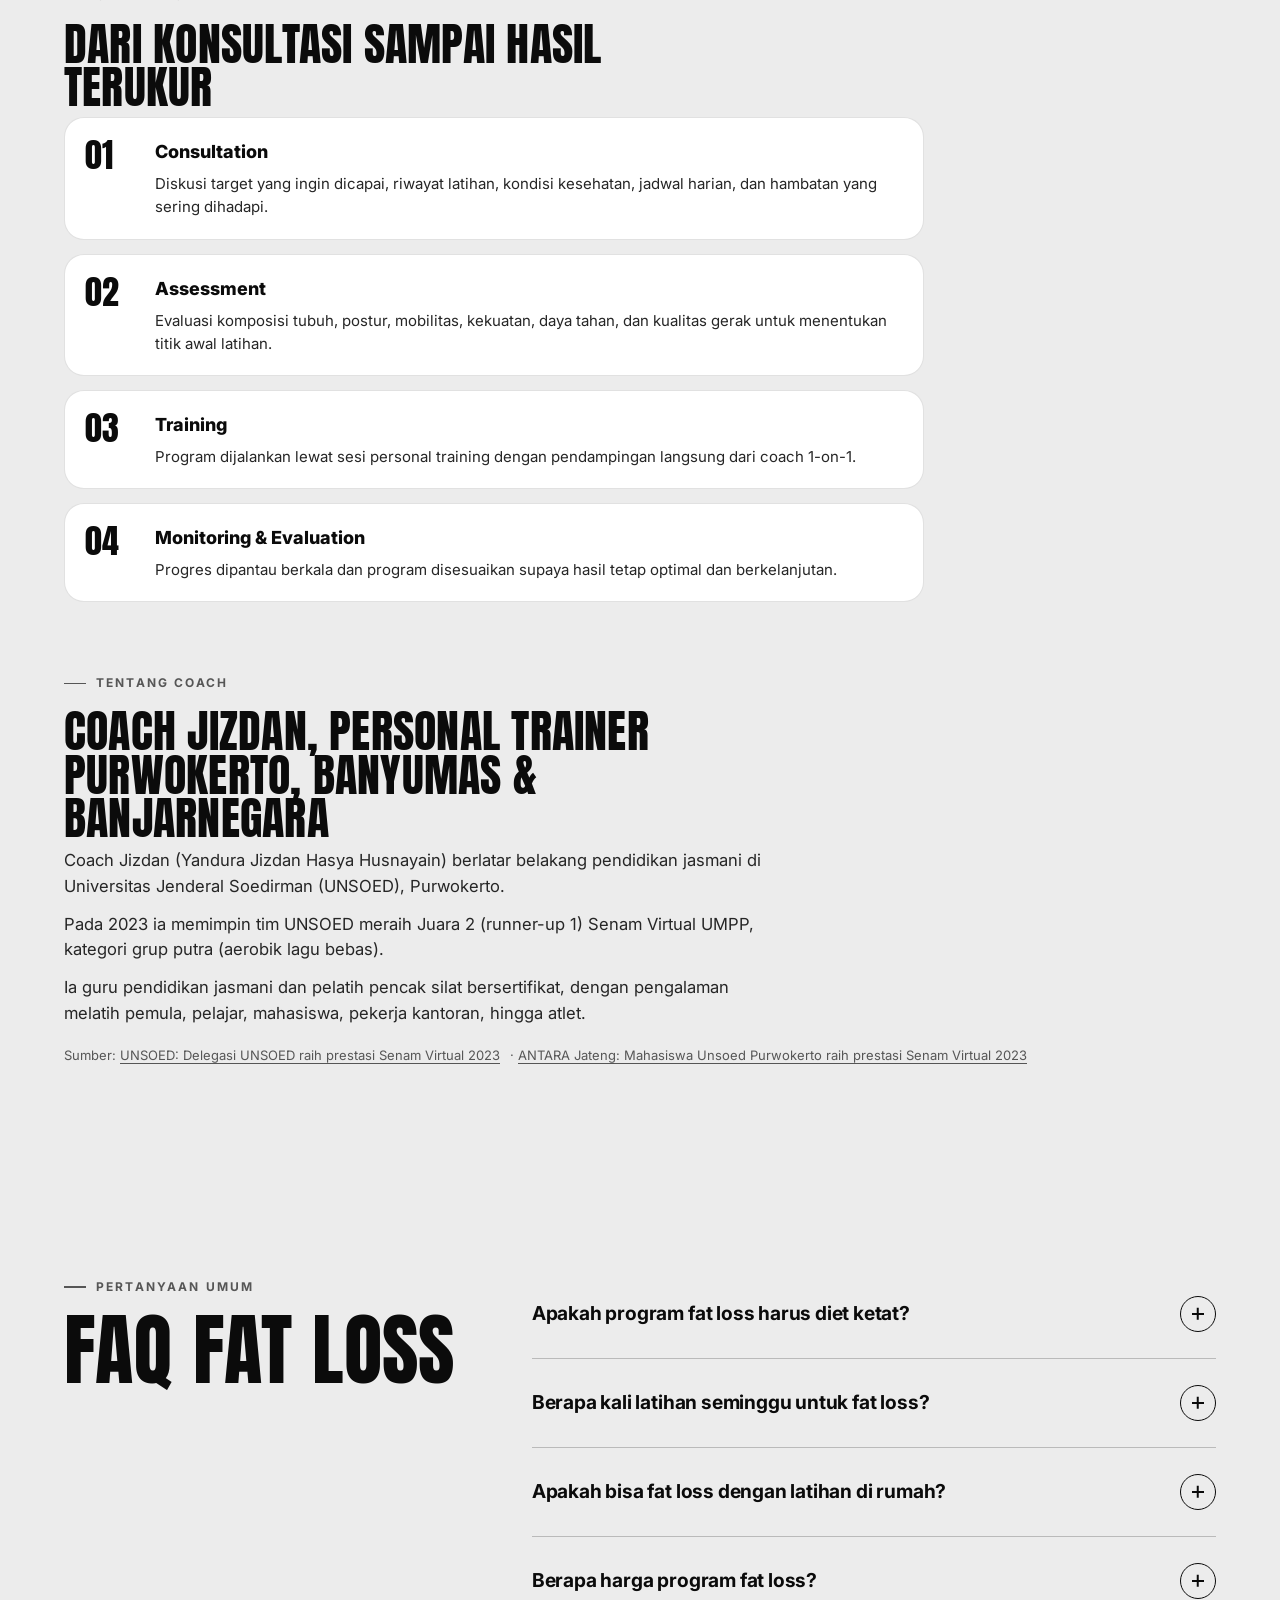
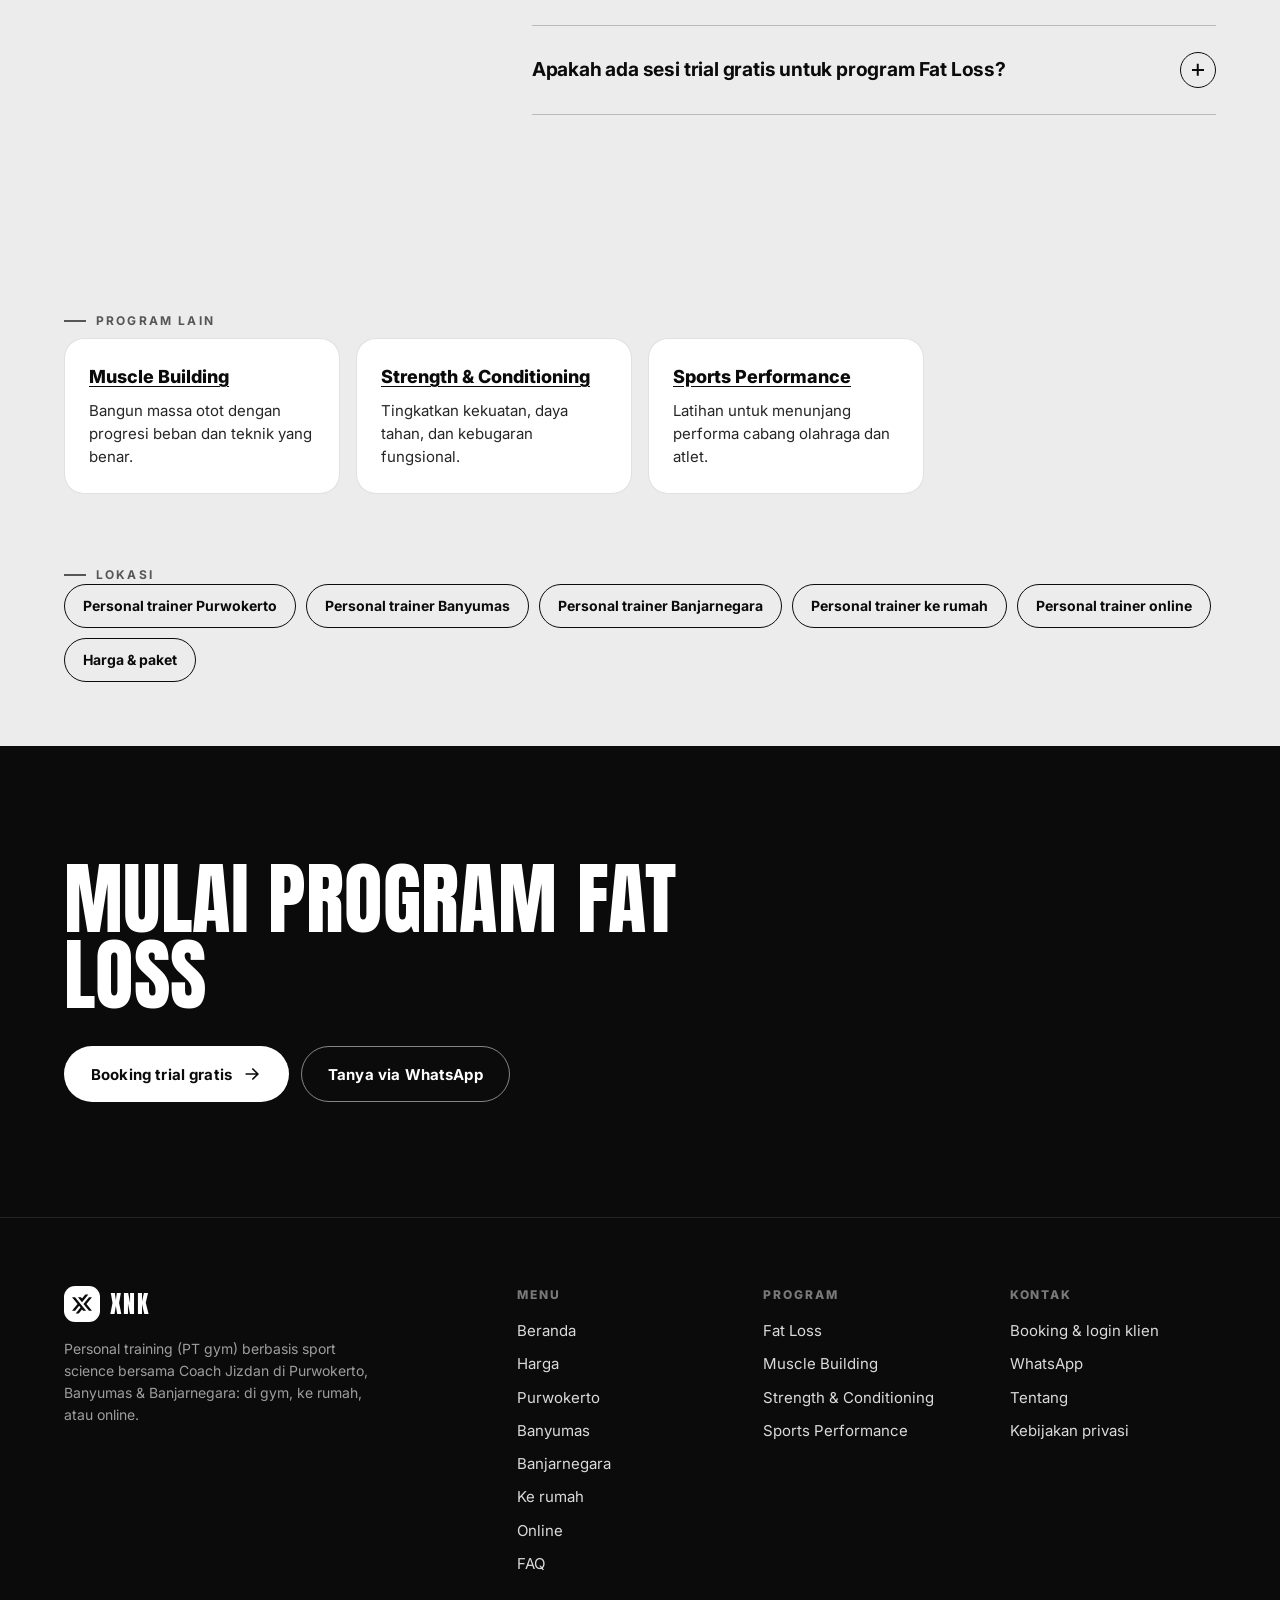
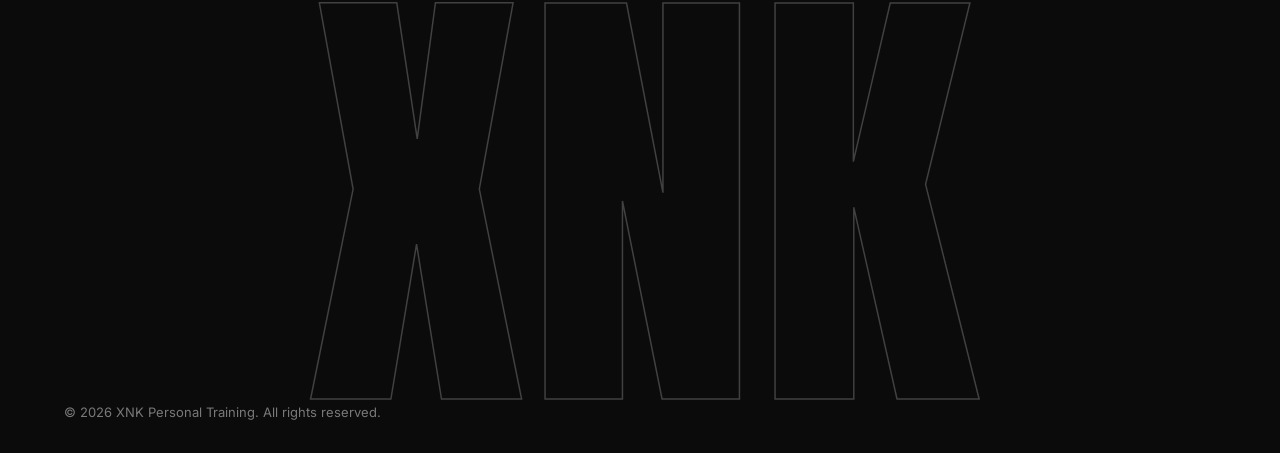
<file: program/fat-loss/index.html>
<!DOCTYPE html>
<html lang="id">
<head>
<meta charset="UTF-8">
<meta name="viewport" content="width=device-width, initial-scale=1, viewport-fit=cover">
<title>Program Fat Loss &amp; Diet Purwokerto · Personal Trainer | XNK</title>
<meta name="description" content="Program fat loss &amp; diet bersama personal trainer di Purwokerto, Banyumas &amp; Banjarnegara: latihan terarah, pola makan realistis, progres terukur. Trial gratis.">
<link rel="canonical" href="https://xnkbooking.my.id/program/fat-loss/">
<meta name="robots" content="index, follow, max-image-preview:large">
<meta name="theme-color" content="#ECECEC">
<meta property="og:type" content="website">
<meta property="og:site_name" content="XNK Personal Training">
<meta property="og:locale" content="id_ID">
<meta property="og:url" content="https://xnkbooking.my.id/program/fat-loss/">
<meta property="og:title" content="Program Fat Loss &amp; Diet Purwokerto · Personal Trainer | XNK">
<meta property="og:description" content="Program fat loss &amp; diet bersama personal trainer di Purwokerto, Banyumas &amp; Banjarnegara: latihan terarah, pola makan realistis, progres terukur. Trial gratis.">
<meta property="og:image" content="https://xnkbooking.my.id/img/og.jpg">
<meta name="twitter:card" content="summary_large_image">
<link rel="icon" href="/favicon.svg" type="image/svg+xml">
<link rel="icon" href="/favicon.ico" sizes="16x16 32x32 48x48">
<link rel="icon" href="/favicon-32x32.png" type="image/png" sizes="32x32">
<link rel="icon" href="/favicon-16x16.png" type="image/png" sizes="16x16">
<link rel="icon" href="/icon-192.png" type="image/png" sizes="192x192">
<link rel="apple-touch-icon" href="/apple-touch-icon.png" sizes="180x180">
<link rel="mask-icon" href="/safari-pinned-tab.svg" color="#0B0B0B">
<link rel="manifest" href="/site.webmanifest">
<meta name="application-name" content="XNK Personal Training">
<meta name="apple-mobile-web-app-title" content="XNK">
<meta name="msapplication-config" content="/browserconfig.xml">
<meta name="msapplication-TileColor" content="#0B0B0B">
<link rel="preconnect" href="https://fonts.googleapis.com">
<link rel="preconnect" href="https://fonts.gstatic.com" crossorigin>
<link href="https://fonts.googleapis.com/css2?family=Anton&family=Inter:wght@400;500;600;700;800;900&display=swap" rel="stylesheet">
<link rel="stylesheet" href="/site.css">
<script type="application/ld+json">{"@context":"https://schema.org","@type":"ProfessionalService","@id":"https://xnkbooking.my.id/#business","name":"XNK Personal Training","alternateName":"Coach Jizdan · Personal Trainer","url":"https://xnkbooking.my.id/","image":["https://xnkbooking.my.id/img/og.jpg","https://xnkbooking.my.id/logo-512.png"],"logo":{"@type":"ImageObject","@id":"https://xnkbooking.my.id/#logo","url":"https://xnkbooking.my.id/logo-512.png","contentUrl":"https://xnkbooking.my.id/logo-512.png","width":512,"height":512,"caption":"XNK Personal Training"},"telephone":"+6288221254305","description":"Personal trainer (PT gym, coach gym) berbasis sport science di Purwokerto, Banyumas & Banjarnegara: latihan di gym, ke rumah, atau online. Fat loss, muscle building, strength & conditioning, sports performance. 1 sesi trial gratis.","areaServed":[{"@type":"City","name":"Purwokerto"},{"@type":"AdministrativeArea","name":"Kabupaten Banyumas"},{"@type":"City","name":"Sokaraja"},{"@type":"City","name":"Baturraden"},{"@type":"City","name":"Banjarnegara"}],"inLanguage":"id","priceRange":"Rp","keywords":"personal trainer, PT gym, coach gym, pelatih gym, pelatih fitness, private trainer, personal trainer ke rumah, fat loss, diet, muscle building, strength and conditioning, Purwokerto, Kabupaten Banyumas, Sokaraja, Baturraden, Banjarnegara","founder":{"@type":"Person","@id":"https://xnkbooking.my.id/#coach","name":"Coach Jizdan","legalName":"Yandura Jizdan Hasya Husnayain","alternateName":["Coach Jizdan","Jizdan"],"jobTitle":"Personal Trainer","knowsAbout":["Fat Loss","Muscle Building","Strength & Conditioning","Sports Performance","Personal training","Latihan beban","Penurunan berat badan","Pencak silat","Pendidikan jasmani"],"sameAs":["https://www.instagram.com/jiz.dan/"],"alumniOf":{"@type":"CollegeOrUniversity","name":"Universitas Jenderal Soedirman","sameAs":"https://www.unsoed.ac.id/"},"award":"Juara 2 Senam Virtual UMPP 2023, kategori grup putra (aerobik lagu bebas)","subjectOf":[{"@type":"WebPage","name":"UNSOED: Delegasi UNSOED raih prestasi Senam Virtual 2023","url":"https://old.unsoed.ac.id/id/delegasi-unsoed-raih-prestasi-senam-virtual-2023"},{"@type":"WebPage","name":"ANTARA Jateng: Mahasiswa Unsoed Purwokerto raih prestasi Senam Virtual 2023","url":"https://jateng.antaranews.co/berita/487353/mahaiswa-unsoed-purwokerto-raih-prestasi-senam-virtual-2023"}]},"makesOffer":[{"@type":"Offer","itemOffered":{"@type":"Service","name":"Fat Loss","url":"https://xnkbooking.my.id/program/fat-loss/"}},{"@type":"Offer","itemOffered":{"@type":"Service","name":"Muscle Building","url":"https://xnkbooking.my.id/program/muscle-building/"}},{"@type":"Offer","itemOffered":{"@type":"Service","name":"Strength & Conditioning","url":"https://xnkbooking.my.id/program/strength-conditioning/"}},{"@type":"Offer","itemOffered":{"@type":"Service","name":"Sports Performance","url":"https://xnkbooking.my.id/program/sports-performance/"}},{"@type":"Offer","itemOffered":{"@type":"Service","name":"Personal training ke rumah","url":"https://xnkbooking.my.id/personal-trainer-ke-rumah/"}},{"@type":"Offer","itemOffered":{"@type":"Service","name":"Personal training online","url":"https://xnkbooking.my.id/personal-trainer-online/"}}],"sameAs":["https://www.instagram.com/jiz.dan/"],"knowsLanguage":"id","contactPoint":{"@type":"ContactPoint","contactType":"customer service","telephone":"+6288221254305","availableLanguage":"id","areaServed":"ID"},"location":[{"@type":"Place","name":"Wellness Gym","address":{"@type":"PostalAddress","streetAddress":"Jl. Jatisari No.24, Karangmiri, Sumampir, Purwokerto Utara, Kabupaten Banyumas","addressLocality":"Purwokerto","addressRegion":"Jawa Tengah","addressCountry":"ID","postalCode":"53125"},"hasMap":"https://share.google/h8p1TyW3msOq0gavc"}],"hasOfferCatalog":{"@type":"OfferCatalog","name":"Paket Personal Training","url":"https://xnkbooking.my.id/harga/","itemListElement":[{"@type":"OfferCatalog","name":"Student","itemListElement":[{"@type":"Offer","name":"Student Basic","price":"250000","priceCurrency":"IDR","url":"https://xnkbooking.my.id/harga/#STUDENT_BASIC","availability":"https://schema.org/InStock","description":"Paket pelajar untuk memulai latihan dengan biaya terjangkau"},{"@type":"Offer","name":"Student Plus","price":"450000","priceCurrency":"IDR","url":"https://xnkbooking.my.id/harga/#STUDENT_PLUS","availability":"https://schema.org/InStock","description":"Paket pelajar dengan frekuensi latihan lebih tinggi"},{"@type":"Offer","name":"Student Pro","price":"500000","priceCurrency":"IDR","url":"https://xnkbooking.my.id/harga/#STUDENT_PRO","availability":"https://schema.org/InStock","description":"Paket pelajar untuk progres latihan yang lebih optimal"},{"@type":"Offer","name":"1 Sesi","price":"75000","priceCurrency":"IDR","url":"https://xnkbooking.my.id/harga/#STUDENT_1S","availability":"https://schema.org/InStock","description":"Hanya Pendampingan 1 Sesi"}]},{"@type":"OfferCatalog","name":"College","itemListElement":[{"@type":"Offer","name":"Mahasiswa Session Only","price":"250000","priceCurrency":"IDR","url":"https://xnkbooking.my.id/harga/#PT001","availability":"https://schema.org/InStock","description":"Sesi latihan fleksibel, simpel, hemat tanpa komitmen program"},{"@type":"Offer","name":"Mahasiswa Session Only","price":"450000","priceCurrency":"IDR","url":"https://xnkbooking.my.id/harga/#PT002","availability":"https://schema.org/InStock","description":"Sesi latihan fleksibel, simpel, hemat tanpa komitmen program"},{"@type":"Offer","name":"Mahasiswa Paket Pelatihan Core","price":"400000","priceCurrency":"IDR","url":"https://xnkbooking.my.id/harga/#PT005","availability":"https://schema.org/InStock","description":"Program latihan terstruktur dengan pendampingan langsung"},{"@type":"Offer","name":"Mahasiswa Paket Pelatihan Core","price":"700000","priceCurrency":"IDR","url":"https://xnkbooking.my.id/harga/#PT006","availability":"https://schema.org/InStock","description":"Program latihan terstruktur dengan pendampingan langsung"},{"@type":"Offer","name":"Mahasiswa Paket Pelatihan Core","price":"900000","priceCurrency":"IDR","url":"https://xnkbooking.my.id/harga/#PT007","availability":"https://schema.org/InStock","description":"Program latihan terstruktur dengan pendampingan langsung"},{"@type":"Offer","name":"1 Sesi","price":"75000","priceCurrency":"IDR","url":"https://xnkbooking.my.id/harga/#PT_1S","availability":"https://schema.org/InStock","description":"Hanya Pendampingan 1 Sesi"}]},{"@type":"OfferCatalog","name":"Regular","itemListElement":[{"@type":"Offer","name":"Umum Session Only","price":"350000","priceCurrency":"IDR","url":"https://xnkbooking.my.id/harga/#PT003","availability":"https://schema.org/InStock","description":"Sesi latihan fleksibel, simpel, hemat tanpa komitmen program"},{"@type":"Offer","name":"Umum Session Only","price":"650000","priceCurrency":"IDR","url":"https://xnkbooking.my.id/harga/#PT004","availability":"https://schema.org/InStock","description":"Sesi latihan fleksibel, simpel, hemat tanpa komitmen program"},{"@type":"Offer","name":"Umum Paket Pelatihan Core","price":"500000","priceCurrency":"IDR","url":"https://xnkbooking.my.id/harga/#PT008","availability":"https://schema.org/InStock","description":"Program latihan terstruktur dengan pendampingan langsung"},{"@type":"Offer","name":"Umum Paket Pelatihan Core","price":"900000","priceCurrency":"IDR","url":"https://xnkbooking.my.id/harga/#PT009","availability":"https://schema.org/InStock","description":"Program latihan terstruktur dengan pendampingan langsung"},{"@type":"Offer","name":"Umum Paket Pelatihan Core","price":"1200000","priceCurrency":"IDR","url":"https://xnkbooking.my.id/harga/#PT010","availability":"https://schema.org/InStock","description":"Program latihan terstruktur dengan pendampingan langsung"},{"@type":"Offer","name":"1 Sesi","price":"75000","priceCurrency":"IDR","url":"https://xnkbooking.my.id/harga/#PT_1SR","availability":"https://schema.org/InStock","description":"Hanya Pendampingan 1 Sesi"}]},{"@type":"OfferCatalog","name":"Premium","itemListElement":[{"@type":"Offer","name":"Mahasiswa Pelatihan Penuh Premium","price":"900000","priceCurrency":"IDR","url":"https://xnkbooking.my.id/harga/#PT011","availability":"https://schema.org/InStock","description":"All-in coaching dengan pendampingan prioritas"},{"@type":"Offer","name":"Mahasiswa Pelatihan Penuh Premium","price":"1200000","priceCurrency":"IDR","url":"https://xnkbooking.my.id/harga/#PT012","availability":"https://schema.org/InStock","description":"All-in coaching dengan pendampingan prioritas"},{"@type":"Offer","name":"Umum Pelatihan Penuh Premium","price":"1100000","priceCurrency":"IDR","url":"https://xnkbooking.my.id/harga/#PT013","availability":"https://schema.org/InStock","description":"All-in coaching dengan pendampingan prioritas"},{"@type":"Offer","name":"Umum Pelatihan Penuh Premium","price":"1500000","priceCurrency":"IDR","url":"https://xnkbooking.my.id/harga/#PT014","availability":"https://schema.org/InStock","description":"All-in coaching dengan pendampingan prioritas"},{"@type":"Offer","name":"1 Sesi","price":"75000","priceCurrency":"IDR","url":"https://xnkbooking.my.id/harga/#PT_1SP","availability":"https://schema.org/InStock","description":"Hanya Pendampingan 1 Sesi"},{"@type":"Offer","name":"Meal Plan Only","price":"400000","priceCurrency":"IDR","url":"https://xnkbooking.my.id/harga/#PKG-20261126-V4AI","availability":"https://schema.org/InStock"},{"@type":"Offer","name":"Meal Plan + Konsultasi Gizi","price":"1200000","priceCurrency":"IDR","url":"https://xnkbooking.my.id/harga/#PKG-20261126-SSW1","availability":"https://schema.org/InStock"}]},{"@type":"OfferCatalog","name":"Core","itemListElement":[{"@type":"Offer","name":"Couple - Program 8 Session","price":"2000000","priceCurrency":"IDR","url":"https://xnkbooking.my.id/harga/#PKG-20261001-CQF3","availability":"https://schema.org/InStock","description":"Paket personal training untuk dua orang dengan 8 sesi selama 1 bulan. Latihan terarah dengan jadwal fleksibel, disesuaikan dengan tujuan dan kemampuan masing-masing peserta."},{"@type":"Offer","name":"Couple - Program 4 Session","price":"1100000","priceCurrency":"IDR","url":"https://xnkbooking.my.id/harga/#PKG-20261011-S463","availability":"https://schema.org/InStock","description":"Paket personal training untuk dua orang dengan 4 sesi selama 1 bulan. Latihan terarah dengan jadwal fleksibel, disesuaikan dengan tujuan dan kemampuan masing-masing peserta."},{"@type":"Offer","name":"Trio - Program 4 Session","price":"1900000","priceCurrency":"IDR","url":"https://xnkbooking.my.id/harga/#PKG-20261011-VJOU","availability":"https://schema.org/InStock","description":"Paket personal training untuk tiga orang dengan 4 pertemuan dan program latihan bersama yang terstruktur. Berlatih bersama teman dengan pendampingan trainer serta penyesuaian beban dan tingkat kesulitan sesuai kemampuan masing-masing."},{"@type":"Offer","name":"Trio - Program 8 Session","price":"2800000","priceCurrency":"IDR","url":"https://xnkbooking.my.id/harga/#PKG-20261001-N3V5","availability":"https://schema.org/InStock","description":"Paket personal training untuk tiga orang dengan 8 pertemuan dan program latihan bersama yang terstruktur. Berlatih bersama teman dengan pendampingan trainer serta penyesuaian beban dan tingkat kesulitan sesuai kemampuan masing-masing."},{"@type":"Offer","name":"Program Only","price":"1000000","priceCurrency":"IDR","url":"https://xnkbooking.my.id/harga/#PKG-20261001-OQFB","availability":"https://schema.org/InStock","description":"Program latihan personal untuk kamu yang ingin berlatih mandiri dengan panduan terstruktur. Disusun berdasarkan tujuan, pengalaman latihan, jadwal, dan ketersediaan alat."},{"@type":"Offer","name":"ONLINE PERSONAL COACHING","price":"1500000","priceCurrency":"IDR","url":"https://xnkbooking.my.id/harga/#PKG-20261001-VMFO","availability":"https://schema.org/InStock","description":"Pendampingan latihan online untuk kamu yang ingin berlatih mandiri dengan arahan personal trainer. Dilengkapi program latihan personal, evaluasi mingguan, dan feedback teknik melalui video."},{"@type":"Offer","name":"FULL BODY CIRCUIT","price":"3000000","priceCurrency":"IDR","url":"https://xnkbooking.my.id/harga/#PKG-20261001-C9N9","availability":"https://schema.org/InStock","description":"Kelas workout berkelompok selama 45 menit yang menggabungkan bodyweight, dumbbell, dan latihan core untuk melatih daya tahan otot serta kebugaran umum. Dipandu personal trainer dengan koreksi teknik dan penyesuaian intensitas sesuai kemampuan. Maksimal 8 peserta per kelas. Harga berlaku per orang."}]}]}}</script>
<script type="application/ld+json">{"@context":"https://schema.org","@type":"Service","@id":"https://xnkbooking.my.id/program/fat-loss/#service","name":"Program Fat Loss","serviceType":"Personal training","url":"https://xnkbooking.my.id/program/fat-loss/","provider":{"@id":"https://xnkbooking.my.id/#business"},"areaServed":[{"@type":"City","name":"Purwokerto"},{"@type":"AdministrativeArea","name":"Kabupaten Banyumas"},{"@type":"City","name":"Sokaraja"},{"@type":"City","name":"Baturraden"},{"@type":"City","name":"Banjarnegara"}],"inLanguage":"id","offers":{"@type":"AggregateOffer","priceCurrency":"IDR","lowPrice":"75000","highPrice":"3000000","offerCount":"30","url":"https://xnkbooking.my.id/harga/"}}</script>
<script type="application/ld+json">{"@context":"https://schema.org","@type":"FAQPage","mainEntity":[{"@type":"Question","name":"Apakah program fat loss harus diet ketat?","acceptedAnswer":{"@type":"Answer","text":"Tidak. Fokusnya kebiasaan makan yang realistis dan bisa dijalani lama, dipadukan dengan latihan. Diet ekstrem cenderung sulit dipertahankan."}},{"@type":"Question","name":"Berapa kali latihan seminggu untuk fat loss?","acceptedAnswer":{"@type":"Answer","text":"Frekuensinya disesuaikan dengan jadwal dan kondisimu saat konsultasi. Jumlah sesi per bulan mengikuti paket yang kamu pilih."}},{"@type":"Question","name":"Apakah bisa fat loss dengan latihan di rumah?","acceptedAnswer":{"@type":"Answer","text":"Bisa. Coach bisa datang ke rumahmu atau mendampingi secara online, dan program disesuaikan dengan alat yang kamu punya."}},{"@type":"Question","name":"Berapa harga program fat loss?","acceptedAnswer":{"@type":"Answer","text":"Program fat loss memakai paket personal training biasa, mulai dari Rp 75.000. Lihat halaman harga untuk daftar lengkapnya."}},{"@type":"Question","name":"Apakah ada sesi trial gratis untuk program Fat Loss?","acceptedAnswer":{"@type":"Answer","text":"Ada. Calon klien baru mendapat 1 sesi trial gratis untuk merasakan latihan bersama coach sebelum memilih paket."}}]}</script>
<script type="application/ld+json">{"@context":"https://schema.org","@type":"BreadcrumbList","itemListElement":[{"@type":"ListItem","position":1,"name":"Beranda","item":"https://xnkbooking.my.id/"},{"@type":"ListItem","position":2,"name":"Program Fat Loss","item":"https://xnkbooking.my.id/program/fat-loss/"}]}</script>
<script type="application/ld+json">{"@context":"https://schema.org","@type":"WebPage","@id":"https://xnkbooking.my.id/program/fat-loss/#webpage","url":"https://xnkbooking.my.id/program/fat-loss/","name":"Program Fat Loss & Diet Purwokerto · Personal Trainer | XNK","description":"Program fat loss & diet bersama personal trainer di Purwokerto, Banyumas & Banjarnegara: latihan terarah, pola makan realistis, progres terukur. Trial gratis.","inLanguage":"id","isPartOf":{"@id":"https://xnkbooking.my.id/#website"},"about":{"@id":"https://xnkbooking.my.id/#business"},"dateModified":"2026-11-26"}</script>
</head>
<body>
<header class="nav" id="nav"><a class="logo" href="/" aria-label="XNK, beranda"><span class="logo-mark"><svg viewBox="0 0 948 895" fill="#fff" aria-hidden="true" focusable="false"><path fill-rule="evenodd" d="M630 2L774 2L475 365L280 128L425 128L476 190ZM1 128L145 128L670 768L526 768L474 706L319 895L176 895L403 619L337 536L145 768L1 768L263 449ZM806 130L947 130L687 448L947 768L806 768L543 448Z"/></svg></span><span class="logo-word">XNK</span></a><nav class="nav-links" aria-label="Menu"><a class="nav-link" href="/harga/">Harga</a><a class="nav-link" href="/personal-trainer-purwokerto/">Purwokerto</a><a class="nav-link" href="/personal-trainer-banyumas/">Banyumas</a><a class="nav-link" href="/personal-trainer-banjarnegara/">Banjarnegara</a><a class="nav-link" href="/personal-trainer-ke-rumah/">Ke rumah</a><a class="nav-link" href="/personal-trainer-online/">Online</a><a class="nav-link" href="/harga/#faq">FAQ</a></nav><a class="btn btn-dark btn-sm nav-cta" href="https://book.xnkbooking.my.id/">Sudah member?<svg class="icon arr" viewBox="0 0 24 24" fill="none" stroke="currentColor" stroke-width="2" stroke-linecap="round"><path d="M5 12h14M13 6l6 6-6 6"/></svg></a><button type="button" class="burger" id="burger" aria-label="Buka menu" aria-expanded="false" aria-controls="m-menu"><span></span><span></span></button></header>
<div class="m-menu" id="m-menu" aria-hidden="true"><nav class="m-menu-links" aria-label="Menu"><a href="/"><small>01</small>Beranda</a><a href="/harga/"><small>02</small>Harga</a><a href="/personal-trainer-purwokerto/"><small>03</small>Purwokerto</a><a href="/personal-trainer-banyumas/"><small>04</small>Banyumas</a><a href="/personal-trainer-banjarnegara/"><small>05</small>Banjarnegara</a><a href="/personal-trainer-ke-rumah/"><small>06</small>Ke rumah</a><a href="/personal-trainer-online/"><small>07</small>Online</a><a href="/harga/#faq"><small>08</small>FAQ</a></nav><div class="m-menu-foot"><a class="btn btn-light btn-block" href="https://book.xnkbooking.my.id/">Mulai Sekarang</a><a class="m-menu-wa" href="https://wa.me/6288221254305?text=Halo%20Coach%20Jizdan%2C%20saya%20mau%20tanya%20program%20personal%20training." rel="noopener">Chat WhatsApp →</a></div></div>
<main>
<section class="sec sec-hero"><div class="wrap"><p class="eyebrow">Program · Purwokerto, Banyumas dan Banjarnegara · Online</p><h1 class="h2">Program Fat Loss &amp; Diet bersama Personal Trainer</h1><p class="lead">Mau turun berat badan dan lemak tubuh tanpa diet ekstrem? Program fat loss Coach Jizdan menggabungkan latihan kekuatan, kardio yang terukur, dan kebiasaan makan yang realistis, disusun dari hasil assessment tubuhmu.</p><div class="hero-actions"><a class="btn btn-dark" href="https://book.xnkbooking.my.id/">Booking trial gratis<svg class="icon arr" viewBox="0 0 24 24" fill="none" stroke="currentColor" stroke-width="2" stroke-linecap="round"><path d="M5 12h14M13 6l6 6-6 6"/></svg></a><a class="btn btn-line" href="https://wa.me/6288221254305?text=Halo%20Coach%20Jizdan%2C%20saya%20tertarik%20program%20Fat%20Loss." rel="noopener">Tanya via WhatsApp</a></div></div></section><section class="sec sec-paket"><div class="wrap"><div class="facts"><p class="eyebrow">Ringkasan</p><dl><div><dt>Siapa</dt><dd>Coach Jizdan (Yandura Jizdan Hasya Husnayain), personal trainer, guru pendidikan jasmani, dan pelatih pencak silat bersertifikat.</dd></div><div><dt>Di mana</dt><dd>Di Wellness Gym, ke rumahmu (Purwokerto, Kabupaten Banyumas, Sokaraja, Baturraden dan Banjarnegara), atau online.</dd></div><div><dt>Harga</dt><dd>Mulai dari Rp 75.000. <a href="/harga/">Lihat semua paket</a>.</dd></div><div><dt>Trial</dt><dd>1 sesi trial gratis untuk calon klien baru.</dd></div><div><dt>Booking</dt><dd><a href="https://book.xnkbooking.my.id/">book.xnkbooking.my.id</a> atau WhatsApp +62 882-2125-4305.</dd></div></dl></div></div></section><section class="sec sec-paket"><div class="wrap"><p class="eyebrow">Untuk siapa</p><h2 class="h2 h2-sm">Program Fat Loss cocok kalau</h2><ul class="price-list"><li><svg viewBox="0 0 24 24" fill="none" stroke="currentColor" stroke-width="2.4" stroke-linecap="round" stroke-linejoin="round"><path d="M5 12.5l4.5 4.5L19 7.5"/></svg><span>Kamu ingin menurunkan berat badan atau lemak tubuh dengan cara yang bisa dipertahankan.</span></li><li><svg viewBox="0 0 24 24" fill="none" stroke="currentColor" stroke-width="2.4" stroke-linecap="round" stroke-linejoin="round"><path d="M5 12.5l4.5 4.5L19 7.5"/></svg><span>Kamu sudah sering mencoba diet tapi berat badan kembali naik.</span></li><li><svg viewBox="0 0 24 24" fill="none" stroke="currentColor" stroke-width="2.4" stroke-linecap="round" stroke-linejoin="round"><path d="M5 12.5l4.5 4.5L19 7.5"/></svg><span>Kamu ingin tahu latihan apa yang tepat, bukan sekadar banyak kardio.</span></li></ul></div></section><section class="sec sec-paket"><div class="wrap"><p class="eyebrow">Isi program</p><h2 class="h2 h2-sm">Yang kamu dapat</h2><ul class="price-list"><li><svg viewBox="0 0 24 24" fill="none" stroke="currentColor" stroke-width="2.4" stroke-linecap="round" stroke-linejoin="round"><path d="M5 12.5l4.5 4.5L19 7.5"/></svg><span>Latihan kekuatan untuk menjaga massa otot selama defisit kalori.</span></li><li><svg viewBox="0 0 24 24" fill="none" stroke="currentColor" stroke-width="2.4" stroke-linecap="round" stroke-linejoin="round"><path d="M5 12.5l4.5 4.5L19 7.5"/></svg><span>Kardio dan aktivitas harian yang diatur bertahap.</span></li><li><svg viewBox="0 0 24 24" fill="none" stroke="currentColor" stroke-width="2.4" stroke-linecap="round" stroke-linejoin="round"><path d="M5 12.5l4.5 4.5L19 7.5"/></svg><span>Panduan kebiasaan makan yang realistis, bukan menu ekstrem.</span></li><li><svg viewBox="0 0 24 24" fill="none" stroke="currentColor" stroke-width="2.4" stroke-linecap="round" stroke-linejoin="round"><path d="M5 12.5l4.5 4.5L19 7.5"/></svg><span>Pemantauan berat badan, lingkar pinggang, dan foto progres di portal klien.</span></li></ul></div></section><section class="sec sec-paket"><div class="wrap"><p class="eyebrow">Cara kerja</p><h2 class="h2 h2-sm">Dari konsultasi sampai hasil terukur</h2><ol class="steps"><li class="step"><span class="step-no">01</span><div><h3>Consultation</h3><p>Diskusi target yang ingin dicapai, riwayat latihan, kondisi kesehatan, jadwal harian, dan hambatan yang sering dihadapi.</p></div></li><li class="step"><span class="step-no">02</span><div><h3>Assessment</h3><p>Evaluasi komposisi tubuh, postur, mobilitas, kekuatan, daya tahan, dan kualitas gerak untuk menentukan titik awal latihan.</p></div></li><li class="step"><span class="step-no">03</span><div><h3>Training</h3><p>Program dijalankan lewat sesi personal training dengan pendampingan langsung dari coach 1-on-1.</p></div></li><li class="step"><span class="step-no">04</span><div><h3>Monitoring &amp; Evaluation</h3><p>Progres dipantau berkala dan program disesuaikan supaya hasil tetap optimal dan berkelanjutan.</p></div></li></ol></div></section><section class="sec sec-paket"><div class="wrap"><p class="eyebrow">Tentang coach</p><h2 class="h2 h2-sm">Coach Jizdan, personal trainer Purwokerto, Banyumas &amp; Banjarnegara</h2><div class="prose"><p>Coach Jizdan (Yandura Jizdan Hasya Husnayain) berlatar belakang pendidikan jasmani di Universitas Jenderal Soedirman (UNSOED), Purwokerto.</p><p>Pada 2023 ia memimpin tim UNSOED meraih Juara 2 (runner-up 1) Senam Virtual UMPP, kategori grup putra (aerobik lagu bebas).</p><p>Ia guru pendidikan jasmani dan pelatih pencak silat bersertifikat, dengan pengalaman melatih pemula, pelajar, mahasiswa, pekerja kantoran, hingga atlet.</p></div><p class="sources">Sumber: <a href="https://old.unsoed.ac.id/id/delegasi-unsoed-raih-prestasi-senam-virtual-2023" rel="noopener">UNSOED: Delegasi UNSOED raih prestasi Senam Virtual 2023</a> · <a href="https://jateng.antaranews.co/berita/487353/mahaiswa-unsoed-purwokerto-raih-prestasi-senam-virtual-2023" rel="noopener">ANTARA Jateng: Mahasiswa Unsoed Purwokerto raih prestasi Senam Virtual 2023</a></p></div></section><section class="sec sec-faq"><div class="wrap faq-grid"><div><p class="eyebrow">Pertanyaan umum</p><h2 class="h2">FAQ Fat Loss</h2></div><div class="faq-list"><details class="faq-item"><summary class="faq-q">Apakah program fat loss harus diet ketat?<span class="faq-icon" aria-hidden="true"></span></summary><p class="faq-a">Tidak. Fokusnya kebiasaan makan yang realistis dan bisa dijalani lama, dipadukan dengan latihan. Diet ekstrem cenderung sulit dipertahankan.</p></details><details class="faq-item"><summary class="faq-q">Berapa kali latihan seminggu untuk fat loss?<span class="faq-icon" aria-hidden="true"></span></summary><p class="faq-a">Frekuensinya disesuaikan dengan jadwal dan kondisimu saat konsultasi. Jumlah sesi per bulan mengikuti paket yang kamu pilih.</p></details><details class="faq-item"><summary class="faq-q">Apakah bisa fat loss dengan latihan di rumah?<span class="faq-icon" aria-hidden="true"></span></summary><p class="faq-a">Bisa. Coach bisa datang ke rumahmu atau mendampingi secara online, dan program disesuaikan dengan alat yang kamu punya.</p></details><details class="faq-item"><summary class="faq-q">Berapa harga program fat loss?<span class="faq-icon" aria-hidden="true"></span></summary><p class="faq-a">Program fat loss memakai paket personal training biasa, mulai dari Rp 75.000. Lihat halaman harga untuk daftar lengkapnya.</p></details><details class="faq-item"><summary class="faq-q">Apakah ada sesi trial gratis untuk program Fat Loss?<span class="faq-icon" aria-hidden="true"></span></summary><p class="faq-a">Ada. Calon klien baru mendapat 1 sesi trial gratis untuk merasakan latihan bersama coach sebelum memilih paket.</p></details></div></div></section><section class="sec sec-paket"><div class="wrap"><p class="eyebrow">Program lain</p><div class="prog-grid"><div class="prog"><h3><a href="/program/muscle-building/">Muscle Building</a></h3><p>Bangun massa otot dengan progresi beban dan teknik yang benar.</p></div><div class="prog"><h3><a href="/program/strength-conditioning/">Strength &amp; Conditioning</a></h3><p>Tingkatkan kekuatan, daya tahan, dan kebugaran fungsional.</p></div><div class="prog"><h3><a href="/program/sports-performance/">Sports Performance</a></h3><p>Latihan untuk menunjang performa cabang olahraga dan atlet.</p></div></div></div></section><section class="sec sec-paket"><div class="wrap"><p class="eyebrow">Lokasi</p><p class="links-row"><a href="/personal-trainer-purwokerto/">Personal trainer Purwokerto</a><a href="/personal-trainer-banyumas/">Personal trainer Banyumas</a><a href="/personal-trainer-banjarnegara/">Personal trainer Banjarnegara</a><a href="/personal-trainer-ke-rumah/">Personal trainer ke rumah</a><a href="/personal-trainer-online/">Personal trainer online</a><a href="/harga/">Harga &amp; paket</a></p></div></section><section class="sec sec-cta"><div class="wrap"><h2 class="h2">Mulai program Fat Loss</h2><div class="hero-actions"><a class="btn btn-light" href="https://book.xnkbooking.my.id/">Booking trial gratis<svg class="icon arr" viewBox="0 0 24 24" fill="none" stroke="currentColor" stroke-width="2" stroke-linecap="round"><path d="M5 12h14M13 6l6 6-6 6"/></svg></a><a class="btn btn-ghost" href="https://wa.me/6288221254305?text=Halo%20Coach%20Jizdan%2C%20saya%20mau%20tanya%20program%20personal%20training." rel="noopener">Tanya via WhatsApp</a></div></div></section>
</main>
<footer class="footer"><div class="wrap footer-grid"><div class="footer-brand"><span class="logo"><span class="logo-mark logo-mark-light"><svg viewBox="0 0 948 895" fill="#0B0B0B" aria-hidden="true" focusable="false"><path fill-rule="evenodd" d="M630 2L774 2L475 365L280 128L425 128L476 190ZM1 128L145 128L670 768L526 768L474 706L319 895L176 895L403 619L337 536L145 768L1 768L263 449ZM806 130L947 130L687 448L947 768L806 768L543 448Z"/></svg></span><span class="logo-word">XNK</span></span><p>Personal training (PT gym) berbasis sport science bersama Coach Jizdan di Purwokerto, Banyumas &amp; Banjarnegara: di gym, ke rumah, atau online.</p></div><div class="footer-col"><p class="footer-h">Menu</p><a href="/">Beranda</a><a href="/harga/">Harga</a><a href="/personal-trainer-purwokerto/">Purwokerto</a><a href="/personal-trainer-banyumas/">Banyumas</a><a href="/personal-trainer-banjarnegara/">Banjarnegara</a><a href="/personal-trainer-ke-rumah/">Ke rumah</a><a href="/personal-trainer-online/">Online</a><a href="/harga/#faq">FAQ</a></div><div class="footer-col"><p class="footer-h">Program</p><a href="/program/fat-loss/">Fat Loss</a><a href="/program/muscle-building/">Muscle Building</a><a href="/program/strength-conditioning/">Strength &amp; Conditioning</a><a href="/program/sports-performance/">Sports Performance</a></div><div class="footer-col"><p class="footer-h">Kontak</p><a href="https://book.xnkbooking.my.id/">Booking &amp; login klien</a><a href="https://wa.me/6288221254305?text=Halo%20Coach%20Jizdan%2C%20saya%20mau%20tanya%20program%20personal%20training." rel="noopener">WhatsApp</a><a href="/tentang/">Tentang</a><a href="/privasi/">Kebijakan privasi</a></div></div><div class="footer-giant" aria-hidden="true">XNK</div><p class="wrap footer-copy">&copy; 2026 XNK Personal Training. All rights reserved.</p></footer>
<script>(function(){var b=document.getElementById("burger"),n=document.getElementById("nav"),m=document.getElementById("m-menu");function t(o){document.body.classList.toggle("menu-open",o);b.setAttribute("aria-expanded",o);m.setAttribute("aria-hidden",!o);}b.addEventListener("click",function(){t(!document.body.classList.contains("menu-open"));});m.addEventListener("click",function(e){if(e.target.closest("a"))t(false);});function s(){n.classList.toggle("scrolled",window.pageYOffset>20);}window.addEventListener("scroll",s,{passive:true});s();var seg=document.querySelector(".seg");if(seg)seg.addEventListener("click",function(e){var a=e.target.closest(".toggle-btn");if(!a)return;[].forEach.call(seg.children,function(x){x.classList.toggle("active",x===a);});});document.addEventListener("pointermove",function(e){var c=e.target.closest&&e.target.closest(".price");if(!c)return;var r=c.getBoundingClientRect();c.style.setProperty("--mx",(e.clientX-r.left)+"px");c.style.setProperty("--my",(e.clientY-r.top)+"px");});})();</script>
</body>
</html>
</file>
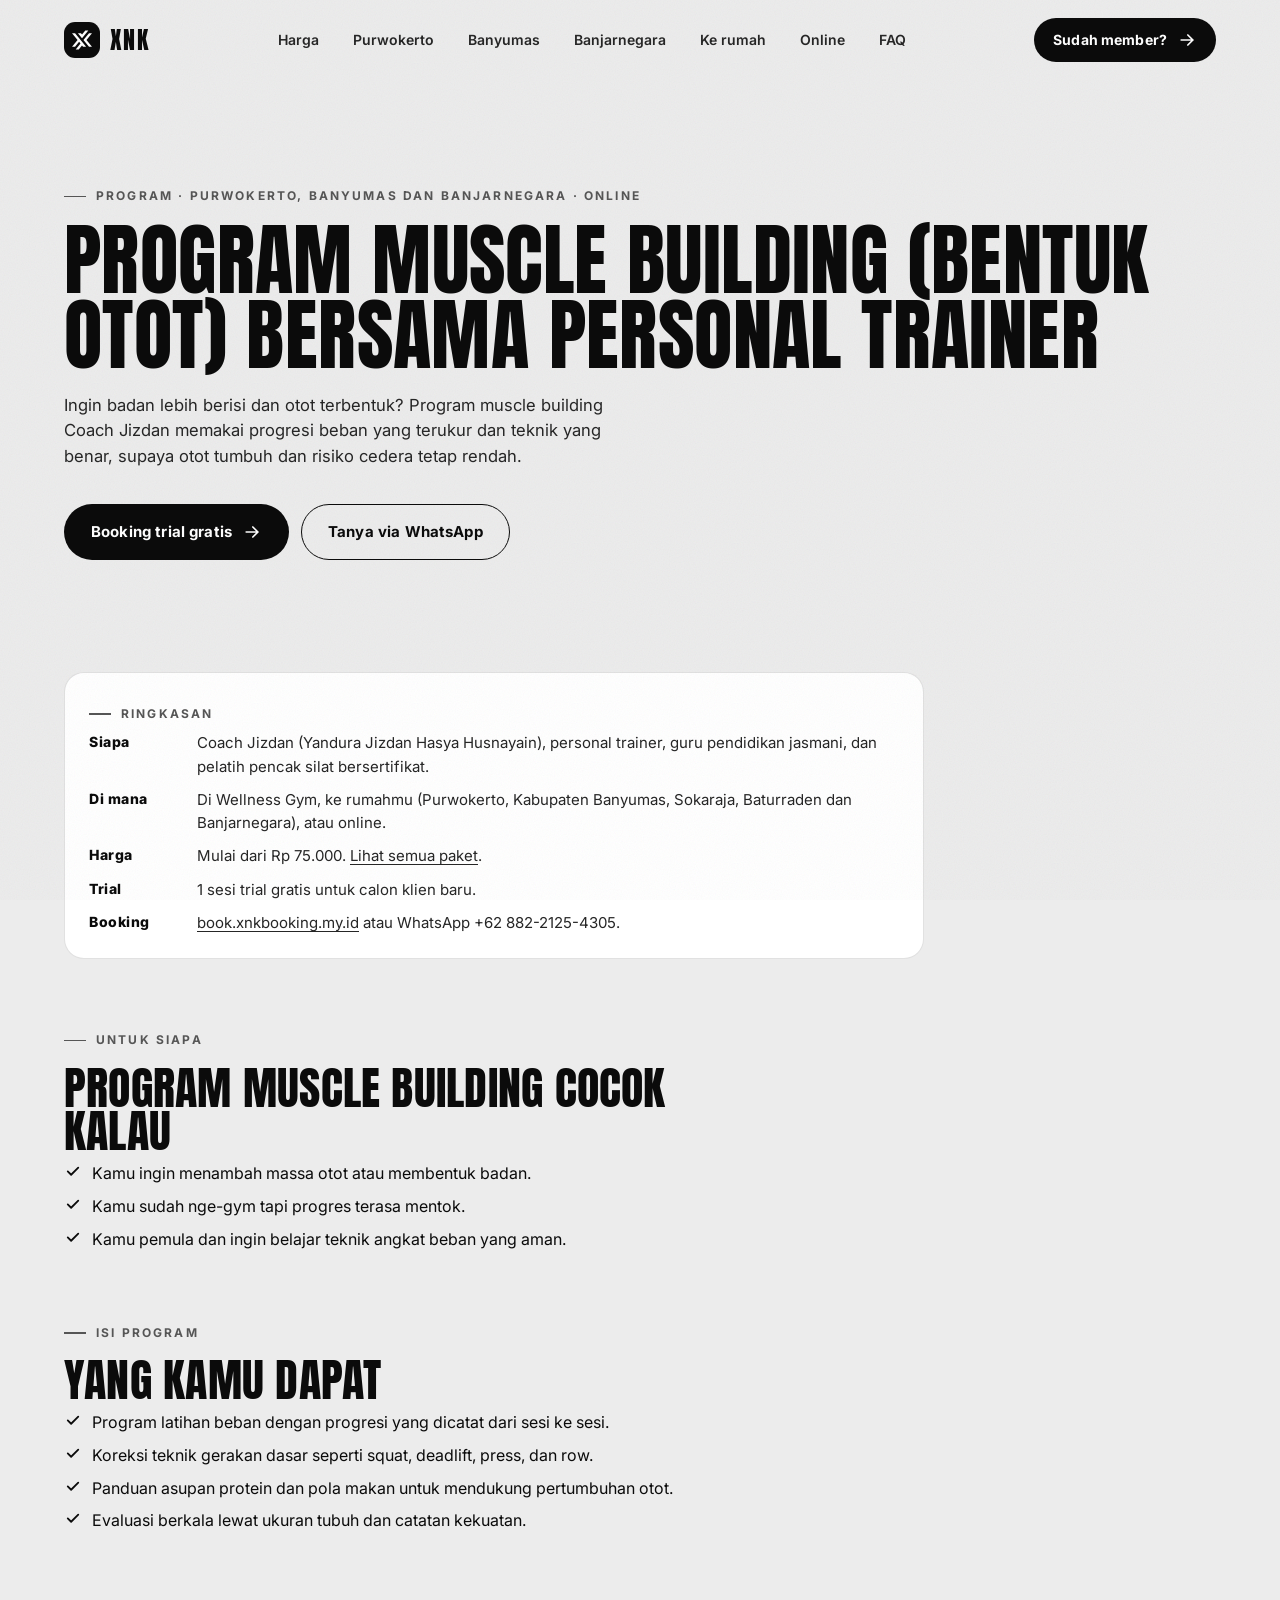
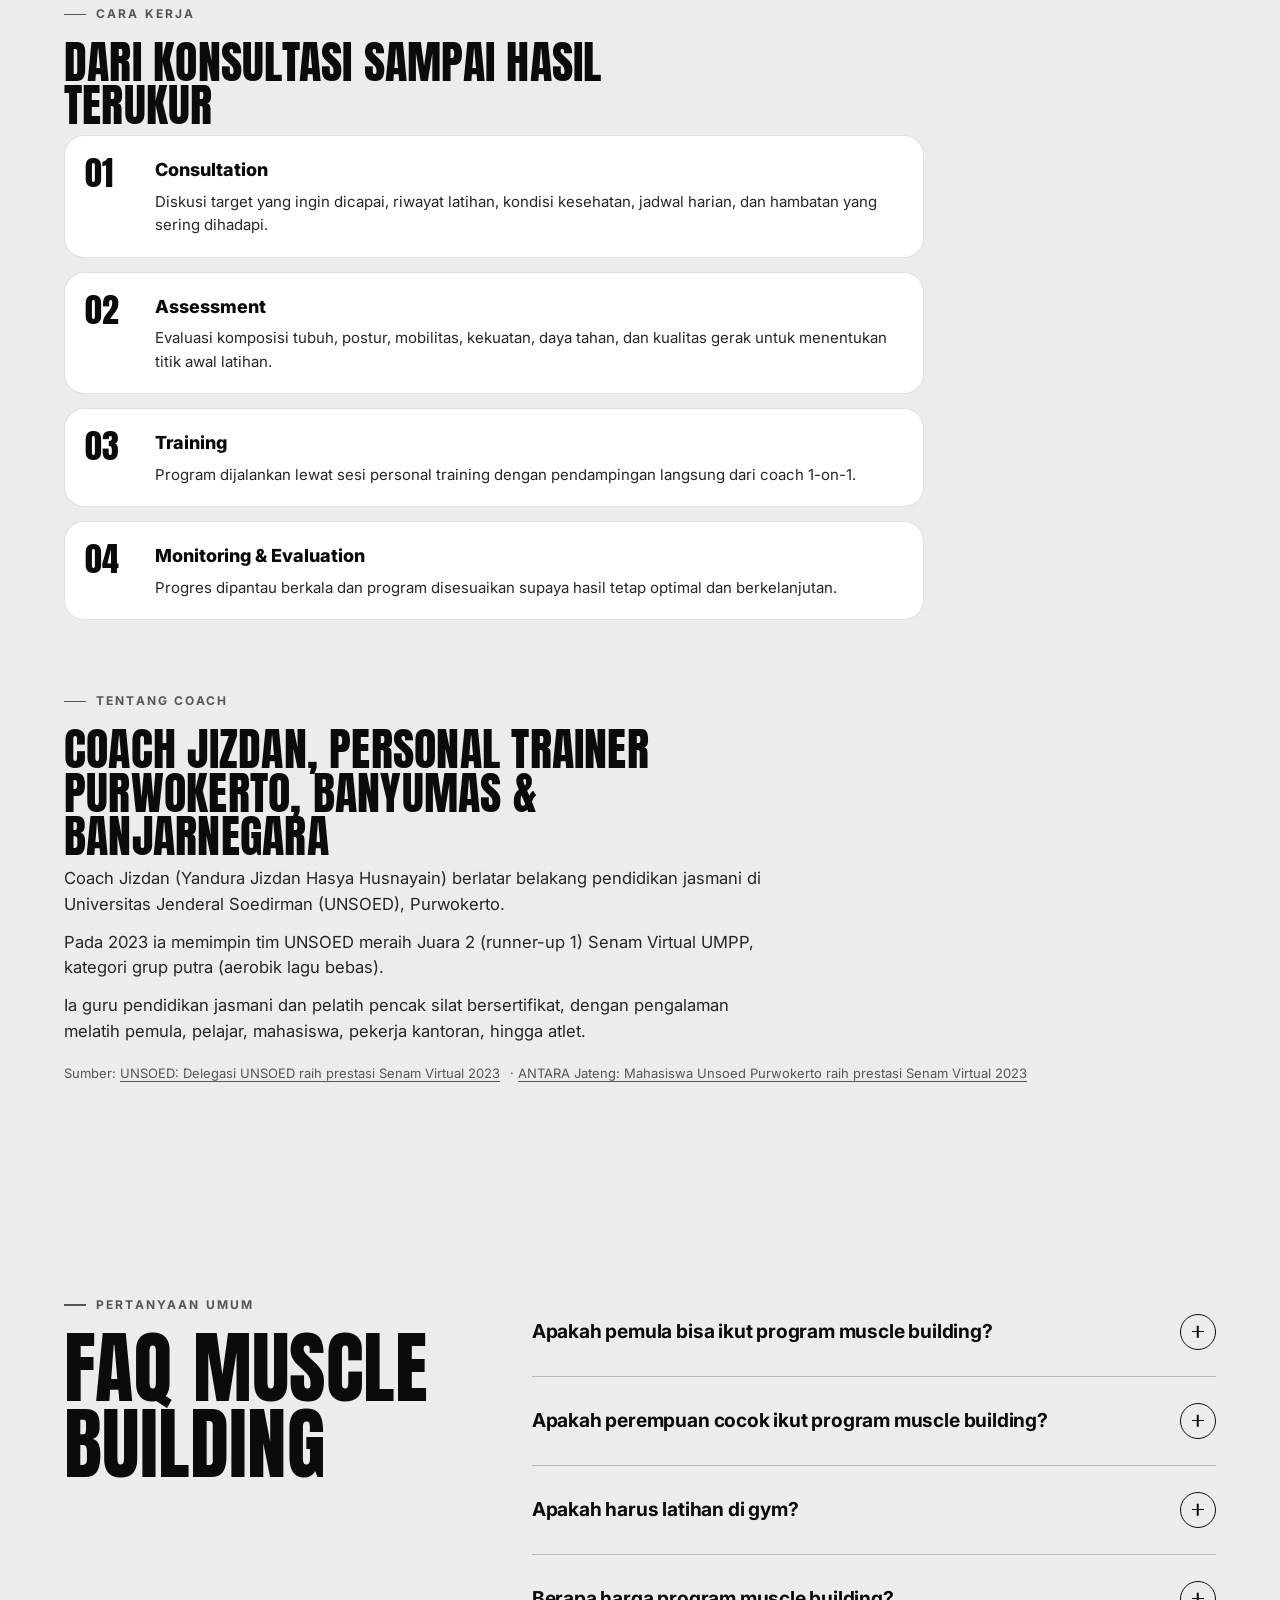
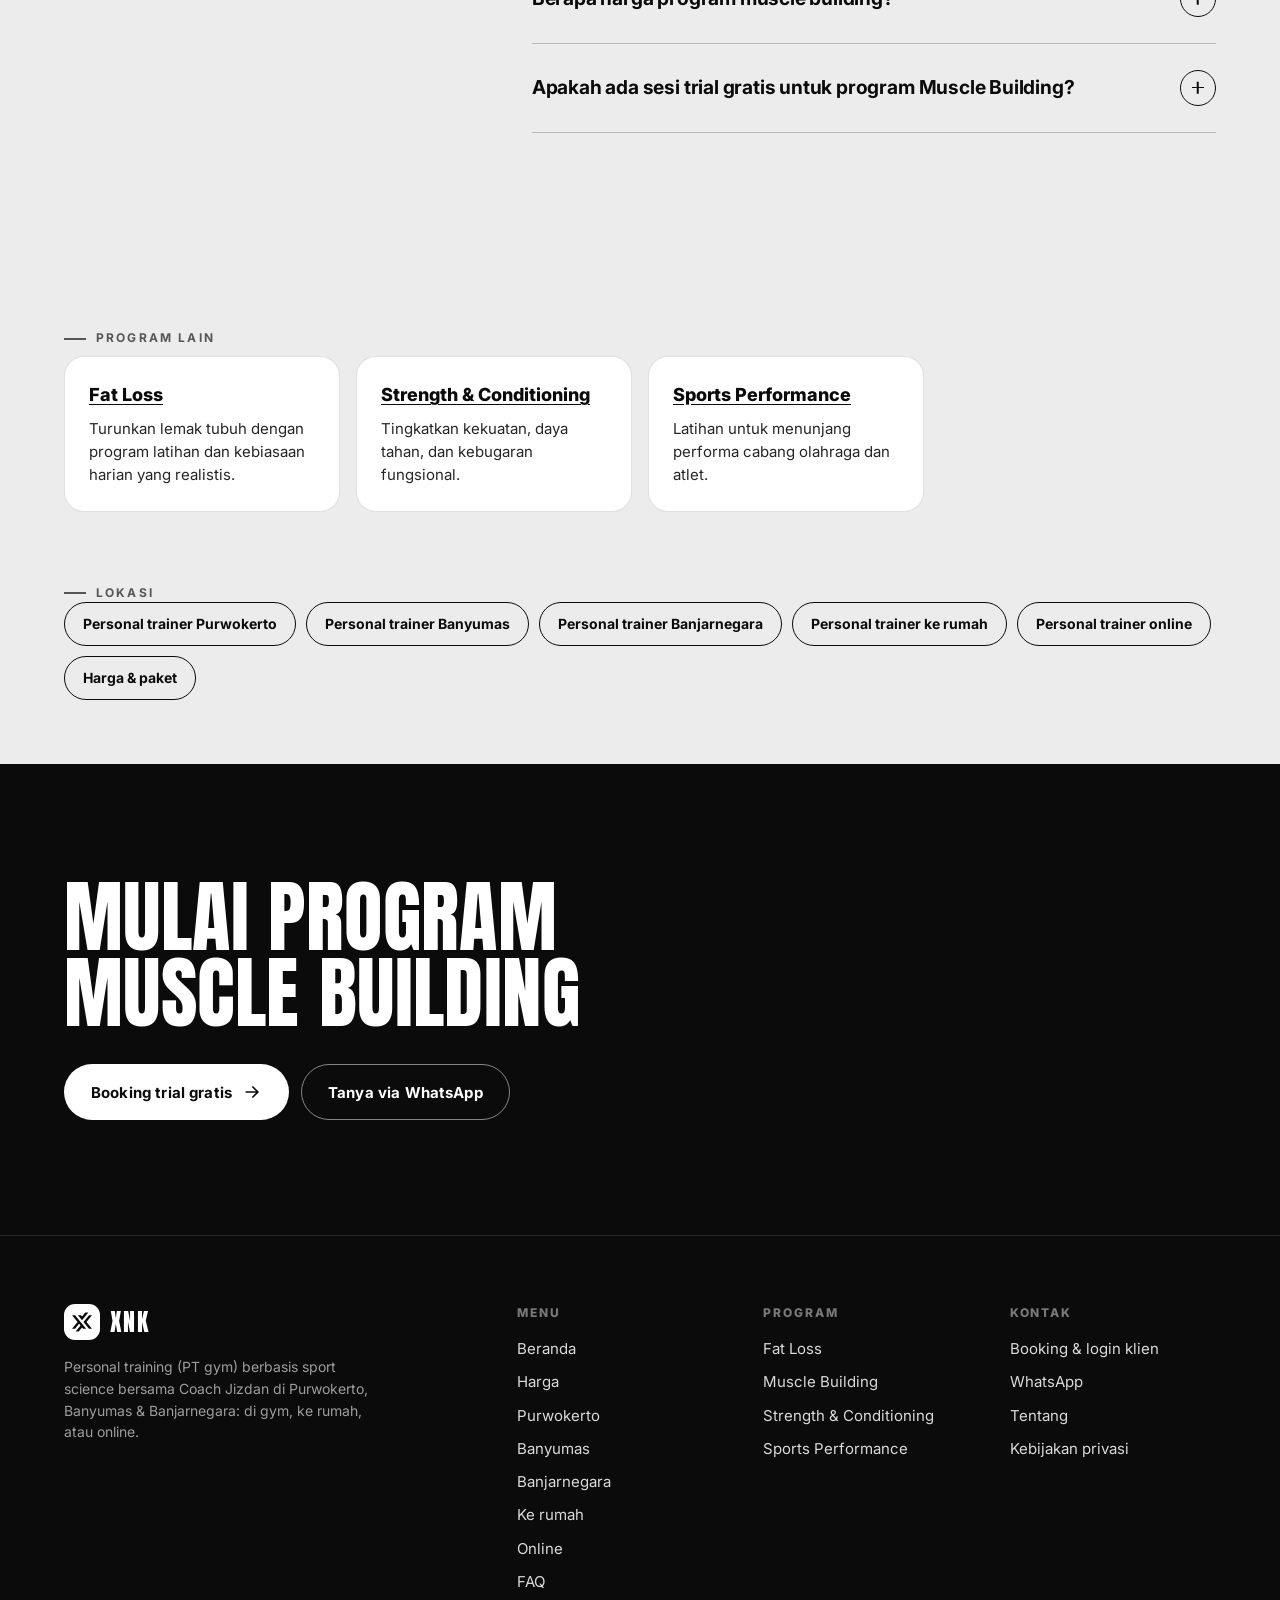
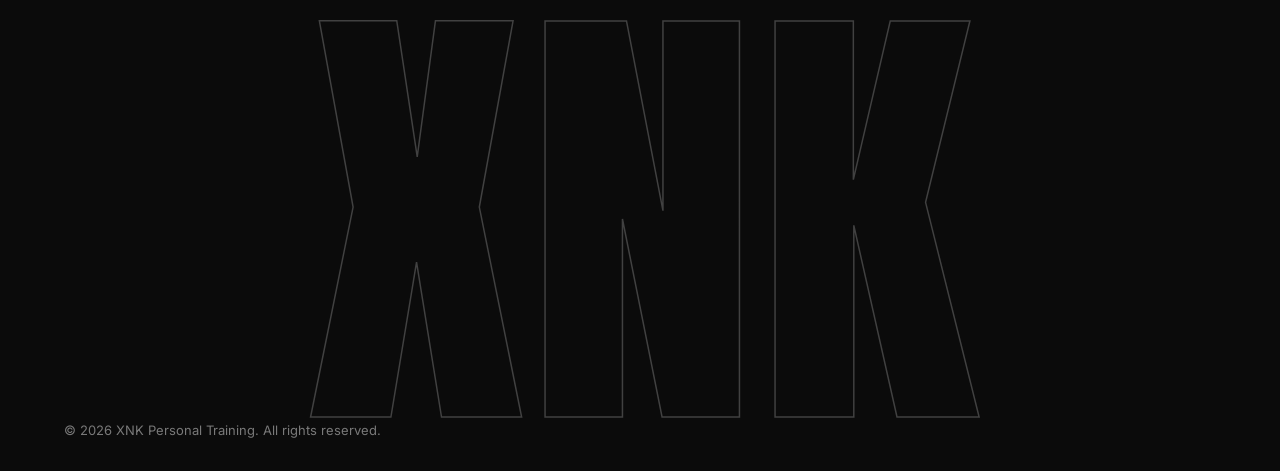
<file: program/muscle-building/index.html>
<!DOCTYPE html>
<html lang="id">
<head>
<meta charset="UTF-8">
<meta name="viewport" content="width=device-width, initial-scale=1, viewport-fit=cover">
<title>Program Muscle Building Purwokerto · Bentuk Otot | XNK</title>
<meta name="description" content="Program muscle building di Purwokerto, Banyumas &amp; Banjarnegara: bentuk otot dan naik massa dengan progresi beban dan teknik benar, 1-on-1. Trial gratis.">
<link rel="canonical" href="https://xnkbooking.my.id/program/muscle-building/">
<meta name="robots" content="index, follow, max-image-preview:large">
<meta name="theme-color" content="#ECECEC">
<meta property="og:type" content="website">
<meta property="og:site_name" content="XNK Personal Training">
<meta property="og:locale" content="id_ID">
<meta property="og:url" content="https://xnkbooking.my.id/program/muscle-building/">
<meta property="og:title" content="Program Muscle Building Purwokerto · Bentuk Otot | XNK">
<meta property="og:description" content="Program muscle building di Purwokerto, Banyumas &amp; Banjarnegara: bentuk otot dan naik massa dengan progresi beban dan teknik benar, 1-on-1. Trial gratis.">
<meta property="og:image" content="https://xnkbooking.my.id/img/og.jpg">
<meta name="twitter:card" content="summary_large_image">
<link rel="icon" href="/favicon.svg" type="image/svg+xml">
<link rel="icon" href="/favicon.ico" sizes="16x16 32x32 48x48">
<link rel="icon" href="/favicon-32x32.png" type="image/png" sizes="32x32">
<link rel="icon" href="/favicon-16x16.png" type="image/png" sizes="16x16">
<link rel="icon" href="/icon-192.png" type="image/png" sizes="192x192">
<link rel="apple-touch-icon" href="/apple-touch-icon.png" sizes="180x180">
<link rel="mask-icon" href="/safari-pinned-tab.svg" color="#0B0B0B">
<link rel="manifest" href="/site.webmanifest">
<meta name="application-name" content="XNK Personal Training">
<meta name="apple-mobile-web-app-title" content="XNK">
<meta name="msapplication-config" content="/browserconfig.xml">
<meta name="msapplication-TileColor" content="#0B0B0B">
<link rel="preconnect" href="https://fonts.googleapis.com">
<link rel="preconnect" href="https://fonts.gstatic.com" crossorigin>
<link href="https://fonts.googleapis.com/css2?family=Anton&family=Inter:wght@400;500;600;700;800;900&display=swap" rel="stylesheet">
<link rel="stylesheet" href="/site.css">
<script type="application/ld+json">{"@context":"https://schema.org","@type":"ProfessionalService","@id":"https://xnkbooking.my.id/#business","name":"XNK Personal Training","alternateName":"Coach Jizdan · Personal Trainer","url":"https://xnkbooking.my.id/","image":["https://xnkbooking.my.id/img/og.jpg","https://xnkbooking.my.id/logo-512.png"],"logo":{"@type":"ImageObject","@id":"https://xnkbooking.my.id/#logo","url":"https://xnkbooking.my.id/logo-512.png","contentUrl":"https://xnkbooking.my.id/logo-512.png","width":512,"height":512,"caption":"XNK Personal Training"},"telephone":"+6288221254305","description":"Personal trainer (PT gym, coach gym) berbasis sport science di Purwokerto, Banyumas & Banjarnegara: latihan di gym, ke rumah, atau online. Fat loss, muscle building, strength & conditioning, sports performance. 1 sesi trial gratis.","areaServed":[{"@type":"City","name":"Purwokerto"},{"@type":"AdministrativeArea","name":"Kabupaten Banyumas"},{"@type":"City","name":"Sokaraja"},{"@type":"City","name":"Baturraden"},{"@type":"City","name":"Banjarnegara"}],"inLanguage":"id","priceRange":"Rp","keywords":"personal trainer, PT gym, coach gym, pelatih gym, pelatih fitness, private trainer, personal trainer ke rumah, fat loss, diet, muscle building, strength and conditioning, Purwokerto, Kabupaten Banyumas, Sokaraja, Baturraden, Banjarnegara","founder":{"@type":"Person","@id":"https://xnkbooking.my.id/#coach","name":"Coach Jizdan","legalName":"Yandura Jizdan Hasya Husnayain","alternateName":["Coach Jizdan","Jizdan"],"jobTitle":"Personal Trainer","knowsAbout":["Fat Loss","Muscle Building","Strength & Conditioning","Sports Performance","Personal training","Latihan beban","Penurunan berat badan","Pencak silat","Pendidikan jasmani"],"sameAs":["https://www.instagram.com/jiz.dan/"],"alumniOf":{"@type":"CollegeOrUniversity","name":"Universitas Jenderal Soedirman","sameAs":"https://www.unsoed.ac.id/"},"award":"Juara 2 Senam Virtual UMPP 2023, kategori grup putra (aerobik lagu bebas)","subjectOf":[{"@type":"WebPage","name":"UNSOED: Delegasi UNSOED raih prestasi Senam Virtual 2023","url":"https://old.unsoed.ac.id/id/delegasi-unsoed-raih-prestasi-senam-virtual-2023"},{"@type":"WebPage","name":"ANTARA Jateng: Mahasiswa Unsoed Purwokerto raih prestasi Senam Virtual 2023","url":"https://jateng.antaranews.co/berita/487353/mahaiswa-unsoed-purwokerto-raih-prestasi-senam-virtual-2023"}]},"makesOffer":[{"@type":"Offer","itemOffered":{"@type":"Service","name":"Fat Loss","url":"https://xnkbooking.my.id/program/fat-loss/"}},{"@type":"Offer","itemOffered":{"@type":"Service","name":"Muscle Building","url":"https://xnkbooking.my.id/program/muscle-building/"}},{"@type":"Offer","itemOffered":{"@type":"Service","name":"Strength & Conditioning","url":"https://xnkbooking.my.id/program/strength-conditioning/"}},{"@type":"Offer","itemOffered":{"@type":"Service","name":"Sports Performance","url":"https://xnkbooking.my.id/program/sports-performance/"}},{"@type":"Offer","itemOffered":{"@type":"Service","name":"Personal training ke rumah","url":"https://xnkbooking.my.id/personal-trainer-ke-rumah/"}},{"@type":"Offer","itemOffered":{"@type":"Service","name":"Personal training online","url":"https://xnkbooking.my.id/personal-trainer-online/"}}],"sameAs":["https://www.instagram.com/jiz.dan/"],"knowsLanguage":"id","contactPoint":{"@type":"ContactPoint","contactType":"customer service","telephone":"+6288221254305","availableLanguage":"id","areaServed":"ID"},"location":[{"@type":"Place","name":"Wellness Gym","address":{"@type":"PostalAddress","streetAddress":"Jl. Jatisari No.24, Karangmiri, Sumampir, Purwokerto Utara, Kabupaten Banyumas","addressLocality":"Purwokerto","addressRegion":"Jawa Tengah","addressCountry":"ID","postalCode":"53125"},"hasMap":"https://share.google/h8p1TyW3msOq0gavc"}],"hasOfferCatalog":{"@type":"OfferCatalog","name":"Paket Personal Training","url":"https://xnkbooking.my.id/harga/","itemListElement":[{"@type":"OfferCatalog","name":"Student","itemListElement":[{"@type":"Offer","name":"Student Basic","price":"250000","priceCurrency":"IDR","url":"https://xnkbooking.my.id/harga/#STUDENT_BASIC","availability":"https://schema.org/InStock","description":"Paket pelajar untuk memulai latihan dengan biaya terjangkau"},{"@type":"Offer","name":"Student Plus","price":"450000","priceCurrency":"IDR","url":"https://xnkbooking.my.id/harga/#STUDENT_PLUS","availability":"https://schema.org/InStock","description":"Paket pelajar dengan frekuensi latihan lebih tinggi"},{"@type":"Offer","name":"Student Pro","price":"500000","priceCurrency":"IDR","url":"https://xnkbooking.my.id/harga/#STUDENT_PRO","availability":"https://schema.org/InStock","description":"Paket pelajar untuk progres latihan yang lebih optimal"},{"@type":"Offer","name":"1 Sesi","price":"75000","priceCurrency":"IDR","url":"https://xnkbooking.my.id/harga/#STUDENT_1S","availability":"https://schema.org/InStock","description":"Hanya Pendampingan 1 Sesi"}]},{"@type":"OfferCatalog","name":"College","itemListElement":[{"@type":"Offer","name":"Mahasiswa Session Only","price":"250000","priceCurrency":"IDR","url":"https://xnkbooking.my.id/harga/#PT001","availability":"https://schema.org/InStock","description":"Sesi latihan fleksibel, simpel, hemat tanpa komitmen program"},{"@type":"Offer","name":"Mahasiswa Session Only","price":"450000","priceCurrency":"IDR","url":"https://xnkbooking.my.id/harga/#PT002","availability":"https://schema.org/InStock","description":"Sesi latihan fleksibel, simpel, hemat tanpa komitmen program"},{"@type":"Offer","name":"Mahasiswa Paket Pelatihan Core","price":"400000","priceCurrency":"IDR","url":"https://xnkbooking.my.id/harga/#PT005","availability":"https://schema.org/InStock","description":"Program latihan terstruktur dengan pendampingan langsung"},{"@type":"Offer","name":"Mahasiswa Paket Pelatihan Core","price":"700000","priceCurrency":"IDR","url":"https://xnkbooking.my.id/harga/#PT006","availability":"https://schema.org/InStock","description":"Program latihan terstruktur dengan pendampingan langsung"},{"@type":"Offer","name":"Mahasiswa Paket Pelatihan Core","price":"900000","priceCurrency":"IDR","url":"https://xnkbooking.my.id/harga/#PT007","availability":"https://schema.org/InStock","description":"Program latihan terstruktur dengan pendampingan langsung"},{"@type":"Offer","name":"1 Sesi","price":"75000","priceCurrency":"IDR","url":"https://xnkbooking.my.id/harga/#PT_1S","availability":"https://schema.org/InStock","description":"Hanya Pendampingan 1 Sesi"}]},{"@type":"OfferCatalog","name":"Regular","itemListElement":[{"@type":"Offer","name":"Umum Session Only","price":"350000","priceCurrency":"IDR","url":"https://xnkbooking.my.id/harga/#PT003","availability":"https://schema.org/InStock","description":"Sesi latihan fleksibel, simpel, hemat tanpa komitmen program"},{"@type":"Offer","name":"Umum Session Only","price":"650000","priceCurrency":"IDR","url":"https://xnkbooking.my.id/harga/#PT004","availability":"https://schema.org/InStock","description":"Sesi latihan fleksibel, simpel, hemat tanpa komitmen program"},{"@type":"Offer","name":"Umum Paket Pelatihan Core","price":"500000","priceCurrency":"IDR","url":"https://xnkbooking.my.id/harga/#PT008","availability":"https://schema.org/InStock","description":"Program latihan terstruktur dengan pendampingan langsung"},{"@type":"Offer","name":"Umum Paket Pelatihan Core","price":"900000","priceCurrency":"IDR","url":"https://xnkbooking.my.id/harga/#PT009","availability":"https://schema.org/InStock","description":"Program latihan terstruktur dengan pendampingan langsung"},{"@type":"Offer","name":"Umum Paket Pelatihan Core","price":"1200000","priceCurrency":"IDR","url":"https://xnkbooking.my.id/harga/#PT010","availability":"https://schema.org/InStock","description":"Program latihan terstruktur dengan pendampingan langsung"},{"@type":"Offer","name":"1 Sesi","price":"75000","priceCurrency":"IDR","url":"https://xnkbooking.my.id/harga/#PT_1SR","availability":"https://schema.org/InStock","description":"Hanya Pendampingan 1 Sesi"}]},{"@type":"OfferCatalog","name":"Premium","itemListElement":[{"@type":"Offer","name":"Mahasiswa Pelatihan Penuh Premium","price":"900000","priceCurrency":"IDR","url":"https://xnkbooking.my.id/harga/#PT011","availability":"https://schema.org/InStock","description":"All-in coaching dengan pendampingan prioritas"},{"@type":"Offer","name":"Mahasiswa Pelatihan Penuh Premium","price":"1200000","priceCurrency":"IDR","url":"https://xnkbooking.my.id/harga/#PT012","availability":"https://schema.org/InStock","description":"All-in coaching dengan pendampingan prioritas"},{"@type":"Offer","name":"Umum Pelatihan Penuh Premium","price":"1100000","priceCurrency":"IDR","url":"https://xnkbooking.my.id/harga/#PT013","availability":"https://schema.org/InStock","description":"All-in coaching dengan pendampingan prioritas"},{"@type":"Offer","name":"Umum Pelatihan Penuh Premium","price":"1500000","priceCurrency":"IDR","url":"https://xnkbooking.my.id/harga/#PT014","availability":"https://schema.org/InStock","description":"All-in coaching dengan pendampingan prioritas"},{"@type":"Offer","name":"1 Sesi","price":"75000","priceCurrency":"IDR","url":"https://xnkbooking.my.id/harga/#PT_1SP","availability":"https://schema.org/InStock","description":"Hanya Pendampingan 1 Sesi"},{"@type":"Offer","name":"Meal Plan Only","price":"400000","priceCurrency":"IDR","url":"https://xnkbooking.my.id/harga/#PKG-20261126-V4AI","availability":"https://schema.org/InStock"},{"@type":"Offer","name":"Meal Plan + Konsultasi Gizi","price":"1200000","priceCurrency":"IDR","url":"https://xnkbooking.my.id/harga/#PKG-20261126-SSW1","availability":"https://schema.org/InStock"}]},{"@type":"OfferCatalog","name":"Core","itemListElement":[{"@type":"Offer","name":"Couple - Program 8 Session","price":"2000000","priceCurrency":"IDR","url":"https://xnkbooking.my.id/harga/#PKG-20261001-CQF3","availability":"https://schema.org/InStock","description":"Paket personal training untuk dua orang dengan 8 sesi selama 1 bulan. Latihan terarah dengan jadwal fleksibel, disesuaikan dengan tujuan dan kemampuan masing-masing peserta."},{"@type":"Offer","name":"Couple - Program 4 Session","price":"1100000","priceCurrency":"IDR","url":"https://xnkbooking.my.id/harga/#PKG-20261011-S463","availability":"https://schema.org/InStock","description":"Paket personal training untuk dua orang dengan 4 sesi selama 1 bulan. Latihan terarah dengan jadwal fleksibel, disesuaikan dengan tujuan dan kemampuan masing-masing peserta."},{"@type":"Offer","name":"Trio - Program 4 Session","price":"1900000","priceCurrency":"IDR","url":"https://xnkbooking.my.id/harga/#PKG-20261011-VJOU","availability":"https://schema.org/InStock","description":"Paket personal training untuk tiga orang dengan 4 pertemuan dan program latihan bersama yang terstruktur. Berlatih bersama teman dengan pendampingan trainer serta penyesuaian beban dan tingkat kesulitan sesuai kemampuan masing-masing."},{"@type":"Offer","name":"Trio - Program 8 Session","price":"2800000","priceCurrency":"IDR","url":"https://xnkbooking.my.id/harga/#PKG-20261001-N3V5","availability":"https://schema.org/InStock","description":"Paket personal training untuk tiga orang dengan 8 pertemuan dan program latihan bersama yang terstruktur. Berlatih bersama teman dengan pendampingan trainer serta penyesuaian beban dan tingkat kesulitan sesuai kemampuan masing-masing."},{"@type":"Offer","name":"Program Only","price":"1000000","priceCurrency":"IDR","url":"https://xnkbooking.my.id/harga/#PKG-20261001-OQFB","availability":"https://schema.org/InStock","description":"Program latihan personal untuk kamu yang ingin berlatih mandiri dengan panduan terstruktur. Disusun berdasarkan tujuan, pengalaman latihan, jadwal, dan ketersediaan alat."},{"@type":"Offer","name":"ONLINE PERSONAL COACHING","price":"1500000","priceCurrency":"IDR","url":"https://xnkbooking.my.id/harga/#PKG-20261001-VMFO","availability":"https://schema.org/InStock","description":"Pendampingan latihan online untuk kamu yang ingin berlatih mandiri dengan arahan personal trainer. Dilengkapi program latihan personal, evaluasi mingguan, dan feedback teknik melalui video."},{"@type":"Offer","name":"FULL BODY CIRCUIT","price":"3000000","priceCurrency":"IDR","url":"https://xnkbooking.my.id/harga/#PKG-20261001-C9N9","availability":"https://schema.org/InStock","description":"Kelas workout berkelompok selama 45 menit yang menggabungkan bodyweight, dumbbell, dan latihan core untuk melatih daya tahan otot serta kebugaran umum. Dipandu personal trainer dengan koreksi teknik dan penyesuaian intensitas sesuai kemampuan. Maksimal 8 peserta per kelas. Harga berlaku per orang."}]}]}}</script>
<script type="application/ld+json">{"@context":"https://schema.org","@type":"Service","@id":"https://xnkbooking.my.id/program/muscle-building/#service","name":"Program Muscle Building","serviceType":"Personal training","url":"https://xnkbooking.my.id/program/muscle-building/","provider":{"@id":"https://xnkbooking.my.id/#business"},"areaServed":[{"@type":"City","name":"Purwokerto"},{"@type":"AdministrativeArea","name":"Kabupaten Banyumas"},{"@type":"City","name":"Sokaraja"},{"@type":"City","name":"Baturraden"},{"@type":"City","name":"Banjarnegara"}],"inLanguage":"id","offers":{"@type":"AggregateOffer","priceCurrency":"IDR","lowPrice":"75000","highPrice":"3000000","offerCount":"30","url":"https://xnkbooking.my.id/harga/"}}</script>
<script type="application/ld+json">{"@context":"https://schema.org","@type":"FAQPage","mainEntity":[{"@type":"Question","name":"Apakah pemula bisa ikut program muscle building?","acceptedAnswer":{"@type":"Answer","text":"Bisa. Program dimulai dari teknik dasar dan beban yang sesuai, lalu dinaikkan bertahap."}},{"@type":"Question","name":"Apakah perempuan cocok ikut program muscle building?","acceptedAnswer":{"@type":"Answer","text":"Cocok. Latihan beban membantu membentuk tubuh, memperkuat otot dan tulang, dan tidak otomatis membuat badan terlihat besar."}},{"@type":"Question","name":"Apakah harus latihan di gym?","acceptedAnswer":{"@type":"Answer","text":"Hasil terbaik untuk menambah massa otot biasanya di gym karena alat bebannya lengkap. Latihan di rumah tetap bisa, dengan program yang disesuaikan alat yang ada."}},{"@type":"Question","name":"Berapa harga program muscle building?","acceptedAnswer":{"@type":"Answer","text":"Program ini memakai paket personal training biasa, mulai dari Rp 75.000. Lihat halaman harga."}},{"@type":"Question","name":"Apakah ada sesi trial gratis untuk program Muscle Building?","acceptedAnswer":{"@type":"Answer","text":"Ada. Calon klien baru mendapat 1 sesi trial gratis untuk merasakan latihan bersama coach sebelum memilih paket."}}]}</script>
<script type="application/ld+json">{"@context":"https://schema.org","@type":"BreadcrumbList","itemListElement":[{"@type":"ListItem","position":1,"name":"Beranda","item":"https://xnkbooking.my.id/"},{"@type":"ListItem","position":2,"name":"Program Muscle Building","item":"https://xnkbooking.my.id/program/muscle-building/"}]}</script>
<script type="application/ld+json">{"@context":"https://schema.org","@type":"WebPage","@id":"https://xnkbooking.my.id/program/muscle-building/#webpage","url":"https://xnkbooking.my.id/program/muscle-building/","name":"Program Muscle Building Purwokerto · Bentuk Otot | XNK","description":"Program muscle building di Purwokerto, Banyumas & Banjarnegara: bentuk otot dan naik massa dengan progresi beban dan teknik benar, 1-on-1. Trial gratis.","inLanguage":"id","isPartOf":{"@id":"https://xnkbooking.my.id/#website"},"about":{"@id":"https://xnkbooking.my.id/#business"},"dateModified":"2026-11-26"}</script>
</head>
<body>
<header class="nav" id="nav"><a class="logo" href="/" aria-label="XNK, beranda"><span class="logo-mark"><svg viewBox="0 0 948 895" fill="#fff" aria-hidden="true" focusable="false"><path fill-rule="evenodd" d="M630 2L774 2L475 365L280 128L425 128L476 190ZM1 128L145 128L670 768L526 768L474 706L319 895L176 895L403 619L337 536L145 768L1 768L263 449ZM806 130L947 130L687 448L947 768L806 768L543 448Z"/></svg></span><span class="logo-word">XNK</span></a><nav class="nav-links" aria-label="Menu"><a class="nav-link" href="/harga/">Harga</a><a class="nav-link" href="/personal-trainer-purwokerto/">Purwokerto</a><a class="nav-link" href="/personal-trainer-banyumas/">Banyumas</a><a class="nav-link" href="/personal-trainer-banjarnegara/">Banjarnegara</a><a class="nav-link" href="/personal-trainer-ke-rumah/">Ke rumah</a><a class="nav-link" href="/personal-trainer-online/">Online</a><a class="nav-link" href="/harga/#faq">FAQ</a></nav><a class="btn btn-dark btn-sm nav-cta" href="https://book.xnkbooking.my.id/">Sudah member?<svg class="icon arr" viewBox="0 0 24 24" fill="none" stroke="currentColor" stroke-width="2" stroke-linecap="round"><path d="M5 12h14M13 6l6 6-6 6"/></svg></a><button type="button" class="burger" id="burger" aria-label="Buka menu" aria-expanded="false" aria-controls="m-menu"><span></span><span></span></button></header>
<div class="m-menu" id="m-menu" aria-hidden="true"><nav class="m-menu-links" aria-label="Menu"><a href="/"><small>01</small>Beranda</a><a href="/harga/"><small>02</small>Harga</a><a href="/personal-trainer-purwokerto/"><small>03</small>Purwokerto</a><a href="/personal-trainer-banyumas/"><small>04</small>Banyumas</a><a href="/personal-trainer-banjarnegara/"><small>05</small>Banjarnegara</a><a href="/personal-trainer-ke-rumah/"><small>06</small>Ke rumah</a><a href="/personal-trainer-online/"><small>07</small>Online</a><a href="/harga/#faq"><small>08</small>FAQ</a></nav><div class="m-menu-foot"><a class="btn btn-light btn-block" href="https://book.xnkbooking.my.id/">Mulai Sekarang</a><a class="m-menu-wa" href="https://wa.me/6288221254305?text=Halo%20Coach%20Jizdan%2C%20saya%20mau%20tanya%20program%20personal%20training." rel="noopener">Chat WhatsApp →</a></div></div>
<main>
<section class="sec sec-hero"><div class="wrap"><p class="eyebrow">Program · Purwokerto, Banyumas dan Banjarnegara · Online</p><h1 class="h2">Program Muscle Building (Bentuk Otot) bersama Personal Trainer</h1><p class="lead">Ingin badan lebih berisi dan otot terbentuk? Program muscle building Coach Jizdan memakai progresi beban yang terukur dan teknik yang benar, supaya otot tumbuh dan risiko cedera tetap rendah.</p><div class="hero-actions"><a class="btn btn-dark" href="https://book.xnkbooking.my.id/">Booking trial gratis<svg class="icon arr" viewBox="0 0 24 24" fill="none" stroke="currentColor" stroke-width="2" stroke-linecap="round"><path d="M5 12h14M13 6l6 6-6 6"/></svg></a><a class="btn btn-line" href="https://wa.me/6288221254305?text=Halo%20Coach%20Jizdan%2C%20saya%20tertarik%20program%20Muscle%20Building." rel="noopener">Tanya via WhatsApp</a></div></div></section><section class="sec sec-paket"><div class="wrap"><div class="facts"><p class="eyebrow">Ringkasan</p><dl><div><dt>Siapa</dt><dd>Coach Jizdan (Yandura Jizdan Hasya Husnayain), personal trainer, guru pendidikan jasmani, dan pelatih pencak silat bersertifikat.</dd></div><div><dt>Di mana</dt><dd>Di Wellness Gym, ke rumahmu (Purwokerto, Kabupaten Banyumas, Sokaraja, Baturraden dan Banjarnegara), atau online.</dd></div><div><dt>Harga</dt><dd>Mulai dari Rp 75.000. <a href="/harga/">Lihat semua paket</a>.</dd></div><div><dt>Trial</dt><dd>1 sesi trial gratis untuk calon klien baru.</dd></div><div><dt>Booking</dt><dd><a href="https://book.xnkbooking.my.id/">book.xnkbooking.my.id</a> atau WhatsApp +62 882-2125-4305.</dd></div></dl></div></div></section><section class="sec sec-paket"><div class="wrap"><p class="eyebrow">Untuk siapa</p><h2 class="h2 h2-sm">Program Muscle Building cocok kalau</h2><ul class="price-list"><li><svg viewBox="0 0 24 24" fill="none" stroke="currentColor" stroke-width="2.4" stroke-linecap="round" stroke-linejoin="round"><path d="M5 12.5l4.5 4.5L19 7.5"/></svg><span>Kamu ingin menambah massa otot atau membentuk badan.</span></li><li><svg viewBox="0 0 24 24" fill="none" stroke="currentColor" stroke-width="2.4" stroke-linecap="round" stroke-linejoin="round"><path d="M5 12.5l4.5 4.5L19 7.5"/></svg><span>Kamu sudah nge-gym tapi progres terasa mentok.</span></li><li><svg viewBox="0 0 24 24" fill="none" stroke="currentColor" stroke-width="2.4" stroke-linecap="round" stroke-linejoin="round"><path d="M5 12.5l4.5 4.5L19 7.5"/></svg><span>Kamu pemula dan ingin belajar teknik angkat beban yang aman.</span></li></ul></div></section><section class="sec sec-paket"><div class="wrap"><p class="eyebrow">Isi program</p><h2 class="h2 h2-sm">Yang kamu dapat</h2><ul class="price-list"><li><svg viewBox="0 0 24 24" fill="none" stroke="currentColor" stroke-width="2.4" stroke-linecap="round" stroke-linejoin="round"><path d="M5 12.5l4.5 4.5L19 7.5"/></svg><span>Program latihan beban dengan progresi yang dicatat dari sesi ke sesi.</span></li><li><svg viewBox="0 0 24 24" fill="none" stroke="currentColor" stroke-width="2.4" stroke-linecap="round" stroke-linejoin="round"><path d="M5 12.5l4.5 4.5L19 7.5"/></svg><span>Koreksi teknik gerakan dasar seperti squat, deadlift, press, dan row.</span></li><li><svg viewBox="0 0 24 24" fill="none" stroke="currentColor" stroke-width="2.4" stroke-linecap="round" stroke-linejoin="round"><path d="M5 12.5l4.5 4.5L19 7.5"/></svg><span>Panduan asupan protein dan pola makan untuk mendukung pertumbuhan otot.</span></li><li><svg viewBox="0 0 24 24" fill="none" stroke="currentColor" stroke-width="2.4" stroke-linecap="round" stroke-linejoin="round"><path d="M5 12.5l4.5 4.5L19 7.5"/></svg><span>Evaluasi berkala lewat ukuran tubuh dan catatan kekuatan.</span></li></ul></div></section><section class="sec sec-paket"><div class="wrap"><p class="eyebrow">Cara kerja</p><h2 class="h2 h2-sm">Dari konsultasi sampai hasil terukur</h2><ol class="steps"><li class="step"><span class="step-no">01</span><div><h3>Consultation</h3><p>Diskusi target yang ingin dicapai, riwayat latihan, kondisi kesehatan, jadwal harian, dan hambatan yang sering dihadapi.</p></div></li><li class="step"><span class="step-no">02</span><div><h3>Assessment</h3><p>Evaluasi komposisi tubuh, postur, mobilitas, kekuatan, daya tahan, dan kualitas gerak untuk menentukan titik awal latihan.</p></div></li><li class="step"><span class="step-no">03</span><div><h3>Training</h3><p>Program dijalankan lewat sesi personal training dengan pendampingan langsung dari coach 1-on-1.</p></div></li><li class="step"><span class="step-no">04</span><div><h3>Monitoring &amp; Evaluation</h3><p>Progres dipantau berkala dan program disesuaikan supaya hasil tetap optimal dan berkelanjutan.</p></div></li></ol></div></section><section class="sec sec-paket"><div class="wrap"><p class="eyebrow">Tentang coach</p><h2 class="h2 h2-sm">Coach Jizdan, personal trainer Purwokerto, Banyumas &amp; Banjarnegara</h2><div class="prose"><p>Coach Jizdan (Yandura Jizdan Hasya Husnayain) berlatar belakang pendidikan jasmani di Universitas Jenderal Soedirman (UNSOED), Purwokerto.</p><p>Pada 2023 ia memimpin tim UNSOED meraih Juara 2 (runner-up 1) Senam Virtual UMPP, kategori grup putra (aerobik lagu bebas).</p><p>Ia guru pendidikan jasmani dan pelatih pencak silat bersertifikat, dengan pengalaman melatih pemula, pelajar, mahasiswa, pekerja kantoran, hingga atlet.</p></div><p class="sources">Sumber: <a href="https://old.unsoed.ac.id/id/delegasi-unsoed-raih-prestasi-senam-virtual-2023" rel="noopener">UNSOED: Delegasi UNSOED raih prestasi Senam Virtual 2023</a> · <a href="https://jateng.antaranews.co/berita/487353/mahaiswa-unsoed-purwokerto-raih-prestasi-senam-virtual-2023" rel="noopener">ANTARA Jateng: Mahasiswa Unsoed Purwokerto raih prestasi Senam Virtual 2023</a></p></div></section><section class="sec sec-faq"><div class="wrap faq-grid"><div><p class="eyebrow">Pertanyaan umum</p><h2 class="h2">FAQ Muscle Building</h2></div><div class="faq-list"><details class="faq-item"><summary class="faq-q">Apakah pemula bisa ikut program muscle building?<span class="faq-icon" aria-hidden="true"></span></summary><p class="faq-a">Bisa. Program dimulai dari teknik dasar dan beban yang sesuai, lalu dinaikkan bertahap.</p></details><details class="faq-item"><summary class="faq-q">Apakah perempuan cocok ikut program muscle building?<span class="faq-icon" aria-hidden="true"></span></summary><p class="faq-a">Cocok. Latihan beban membantu membentuk tubuh, memperkuat otot dan tulang, dan tidak otomatis membuat badan terlihat besar.</p></details><details class="faq-item"><summary class="faq-q">Apakah harus latihan di gym?<span class="faq-icon" aria-hidden="true"></span></summary><p class="faq-a">Hasil terbaik untuk menambah massa otot biasanya di gym karena alat bebannya lengkap. Latihan di rumah tetap bisa, dengan program yang disesuaikan alat yang ada.</p></details><details class="faq-item"><summary class="faq-q">Berapa harga program muscle building?<span class="faq-icon" aria-hidden="true"></span></summary><p class="faq-a">Program ini memakai paket personal training biasa, mulai dari Rp 75.000. Lihat halaman harga.</p></details><details class="faq-item"><summary class="faq-q">Apakah ada sesi trial gratis untuk program Muscle Building?<span class="faq-icon" aria-hidden="true"></span></summary><p class="faq-a">Ada. Calon klien baru mendapat 1 sesi trial gratis untuk merasakan latihan bersama coach sebelum memilih paket.</p></details></div></div></section><section class="sec sec-paket"><div class="wrap"><p class="eyebrow">Program lain</p><div class="prog-grid"><div class="prog"><h3><a href="/program/fat-loss/">Fat Loss</a></h3><p>Turunkan lemak tubuh dengan program latihan dan kebiasaan harian yang realistis.</p></div><div class="prog"><h3><a href="/program/strength-conditioning/">Strength &amp; Conditioning</a></h3><p>Tingkatkan kekuatan, daya tahan, dan kebugaran fungsional.</p></div><div class="prog"><h3><a href="/program/sports-performance/">Sports Performance</a></h3><p>Latihan untuk menunjang performa cabang olahraga dan atlet.</p></div></div></div></section><section class="sec sec-paket"><div class="wrap"><p class="eyebrow">Lokasi</p><p class="links-row"><a href="/personal-trainer-purwokerto/">Personal trainer Purwokerto</a><a href="/personal-trainer-banyumas/">Personal trainer Banyumas</a><a href="/personal-trainer-banjarnegara/">Personal trainer Banjarnegara</a><a href="/personal-trainer-ke-rumah/">Personal trainer ke rumah</a><a href="/personal-trainer-online/">Personal trainer online</a><a href="/harga/">Harga &amp; paket</a></p></div></section><section class="sec sec-cta"><div class="wrap"><h2 class="h2">Mulai program Muscle Building</h2><div class="hero-actions"><a class="btn btn-light" href="https://book.xnkbooking.my.id/">Booking trial gratis<svg class="icon arr" viewBox="0 0 24 24" fill="none" stroke="currentColor" stroke-width="2" stroke-linecap="round"><path d="M5 12h14M13 6l6 6-6 6"/></svg></a><a class="btn btn-ghost" href="https://wa.me/6288221254305?text=Halo%20Coach%20Jizdan%2C%20saya%20mau%20tanya%20program%20personal%20training." rel="noopener">Tanya via WhatsApp</a></div></div></section>
</main>
<footer class="footer"><div class="wrap footer-grid"><div class="footer-brand"><span class="logo"><span class="logo-mark logo-mark-light"><svg viewBox="0 0 948 895" fill="#0B0B0B" aria-hidden="true" focusable="false"><path fill-rule="evenodd" d="M630 2L774 2L475 365L280 128L425 128L476 190ZM1 128L145 128L670 768L526 768L474 706L319 895L176 895L403 619L337 536L145 768L1 768L263 449ZM806 130L947 130L687 448L947 768L806 768L543 448Z"/></svg></span><span class="logo-word">XNK</span></span><p>Personal training (PT gym) berbasis sport science bersama Coach Jizdan di Purwokerto, Banyumas &amp; Banjarnegara: di gym, ke rumah, atau online.</p></div><div class="footer-col"><p class="footer-h">Menu</p><a href="/">Beranda</a><a href="/harga/">Harga</a><a href="/personal-trainer-purwokerto/">Purwokerto</a><a href="/personal-trainer-banyumas/">Banyumas</a><a href="/personal-trainer-banjarnegara/">Banjarnegara</a><a href="/personal-trainer-ke-rumah/">Ke rumah</a><a href="/personal-trainer-online/">Online</a><a href="/harga/#faq">FAQ</a></div><div class="footer-col"><p class="footer-h">Program</p><a href="/program/fat-loss/">Fat Loss</a><a href="/program/muscle-building/">Muscle Building</a><a href="/program/strength-conditioning/">Strength &amp; Conditioning</a><a href="/program/sports-performance/">Sports Performance</a></div><div class="footer-col"><p class="footer-h">Kontak</p><a href="https://book.xnkbooking.my.id/">Booking &amp; login klien</a><a href="https://wa.me/6288221254305?text=Halo%20Coach%20Jizdan%2C%20saya%20mau%20tanya%20program%20personal%20training." rel="noopener">WhatsApp</a><a href="/tentang/">Tentang</a><a href="/privasi/">Kebijakan privasi</a></div></div><div class="footer-giant" aria-hidden="true">XNK</div><p class="wrap footer-copy">&copy; 2026 XNK Personal Training. All rights reserved.</p></footer>
<script>(function(){var b=document.getElementById("burger"),n=document.getElementById("nav"),m=document.getElementById("m-menu");function t(o){document.body.classList.toggle("menu-open",o);b.setAttribute("aria-expanded",o);m.setAttribute("aria-hidden",!o);}b.addEventListener("click",function(){t(!document.body.classList.contains("menu-open"));});m.addEventListener("click",function(e){if(e.target.closest("a"))t(false);});function s(){n.classList.toggle("scrolled",window.pageYOffset>20);}window.addEventListener("scroll",s,{passive:true});s();var seg=document.querySelector(".seg");if(seg)seg.addEventListener("click",function(e){var a=e.target.closest(".toggle-btn");if(!a)return;[].forEach.call(seg.children,function(x){x.classList.toggle("active",x===a);});});document.addEventListener("pointermove",function(e){var c=e.target.closest&&e.target.closest(".price");if(!c)return;var r=c.getBoundingClientRect();c.style.setProperty("--mx",(e.clientX-r.left)+"px");c.style.setProperty("--my",(e.clientY-r.top)+"px");});})();</script>
</body>
</html>
</file>
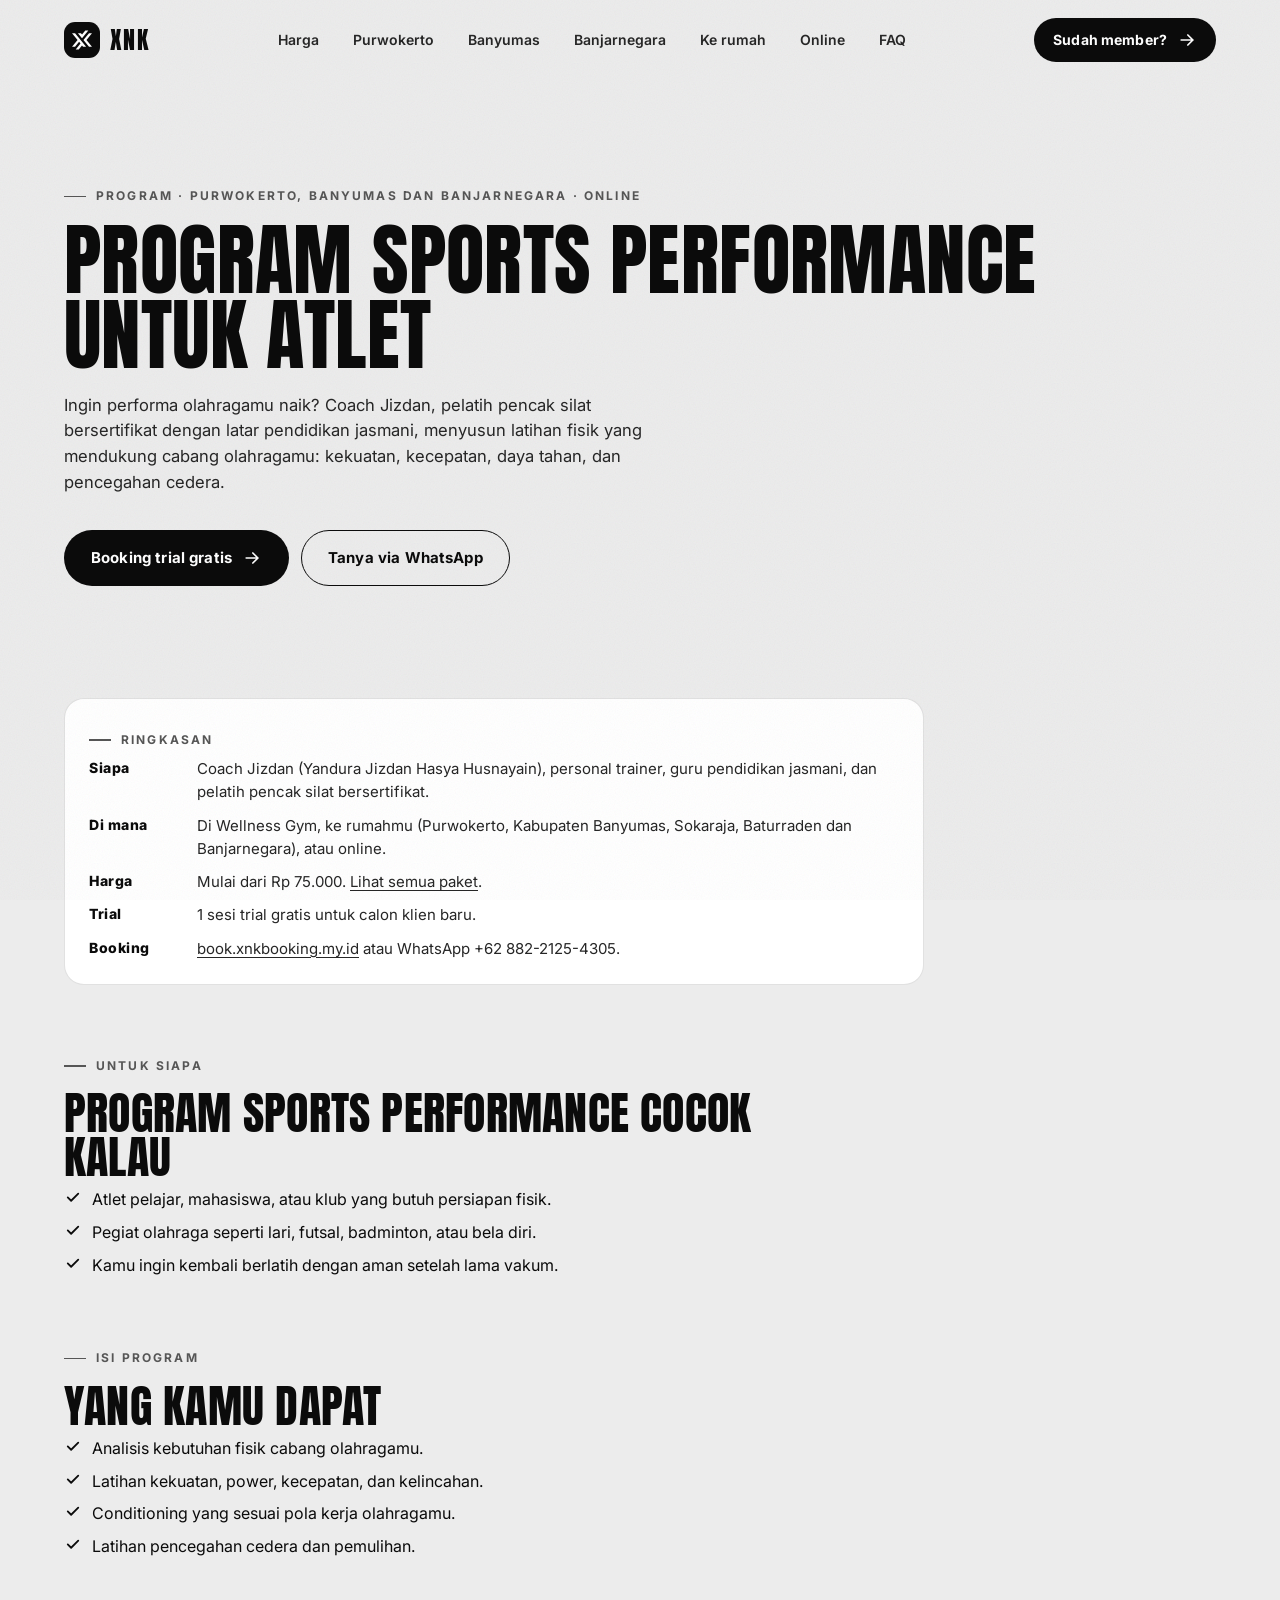
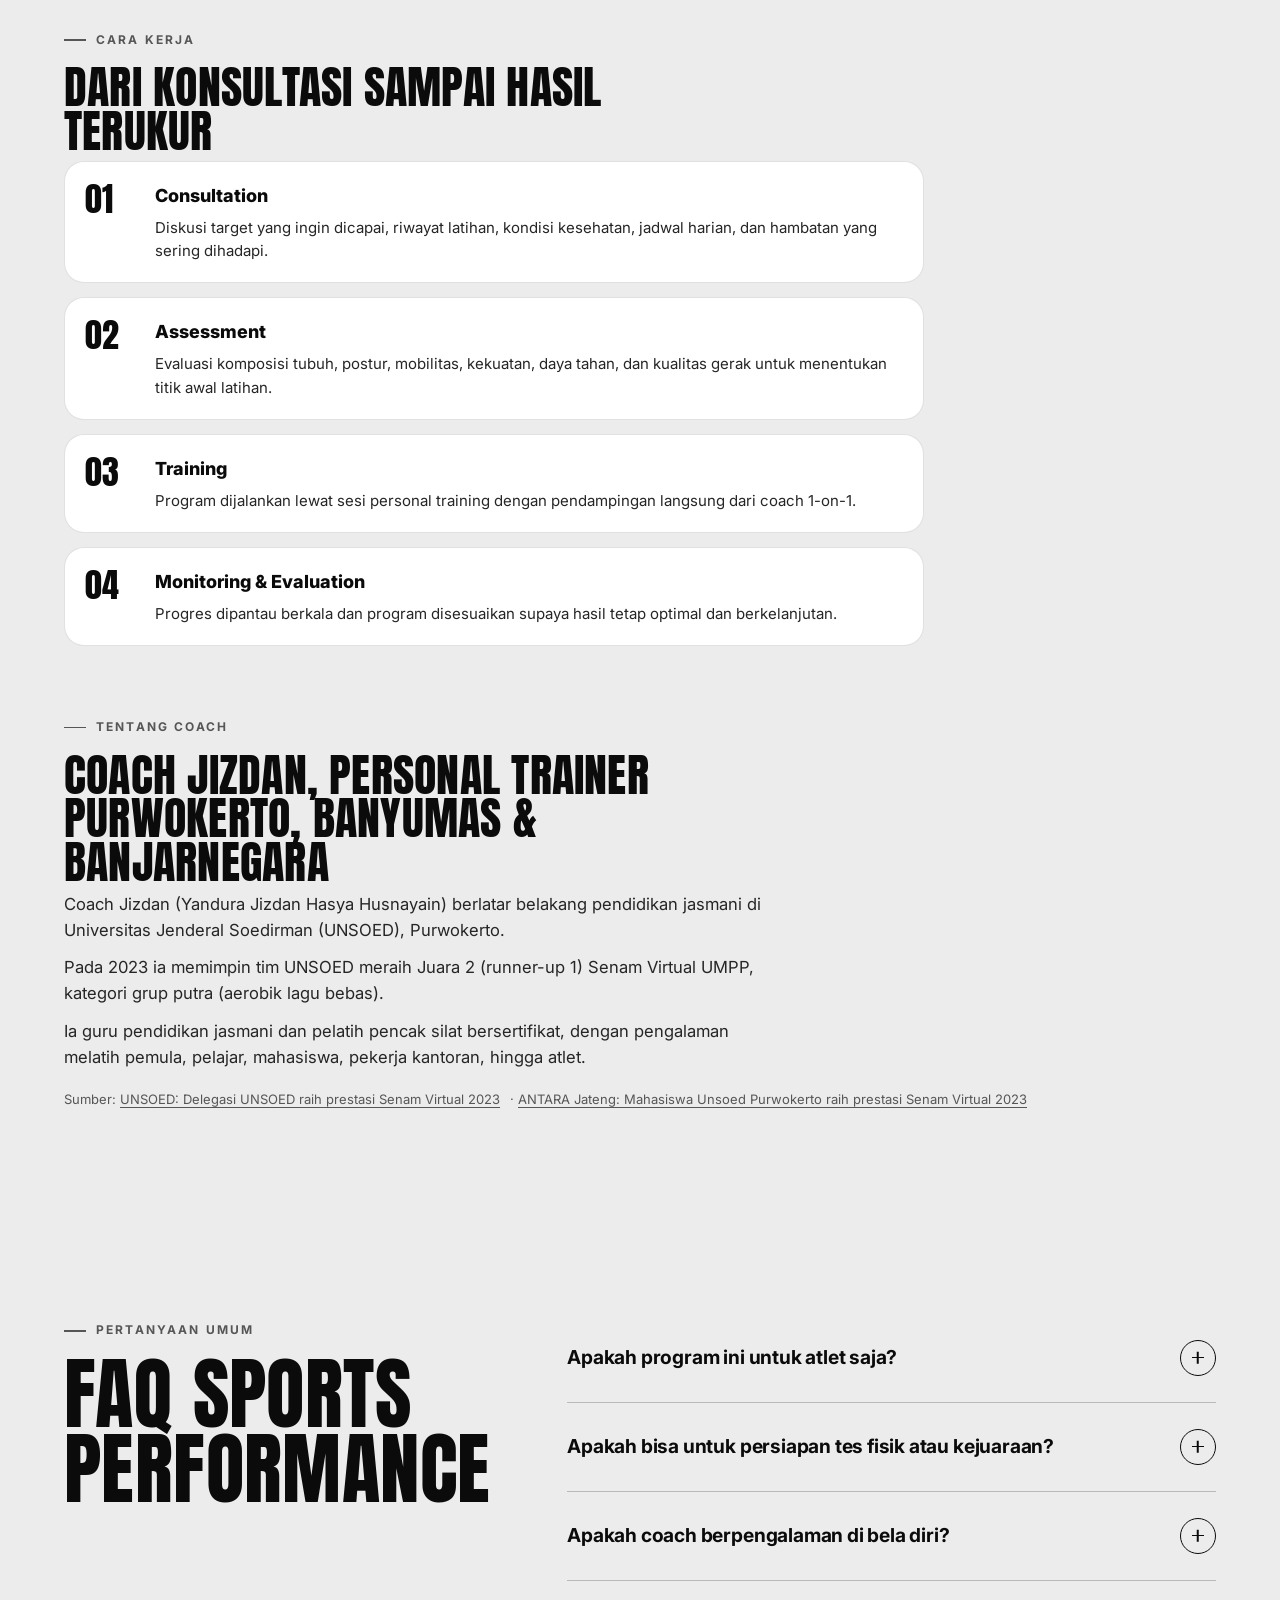
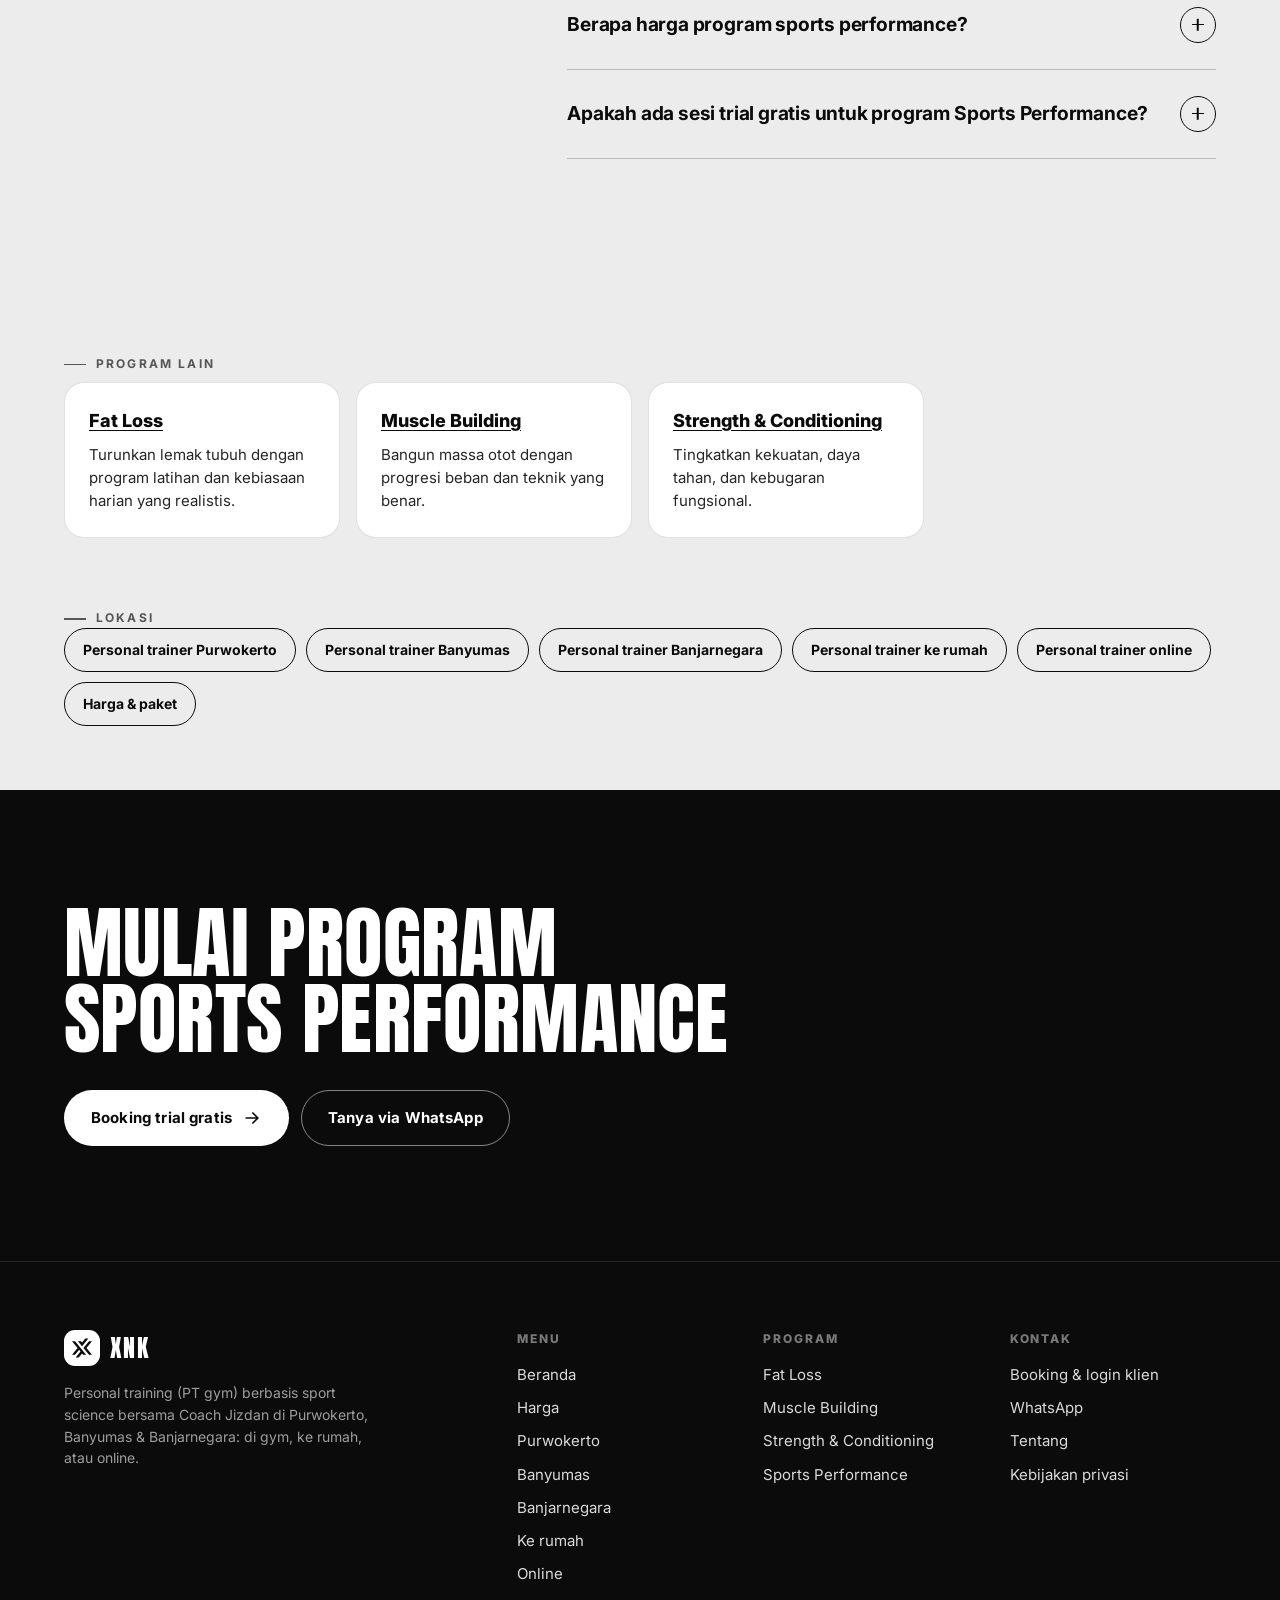
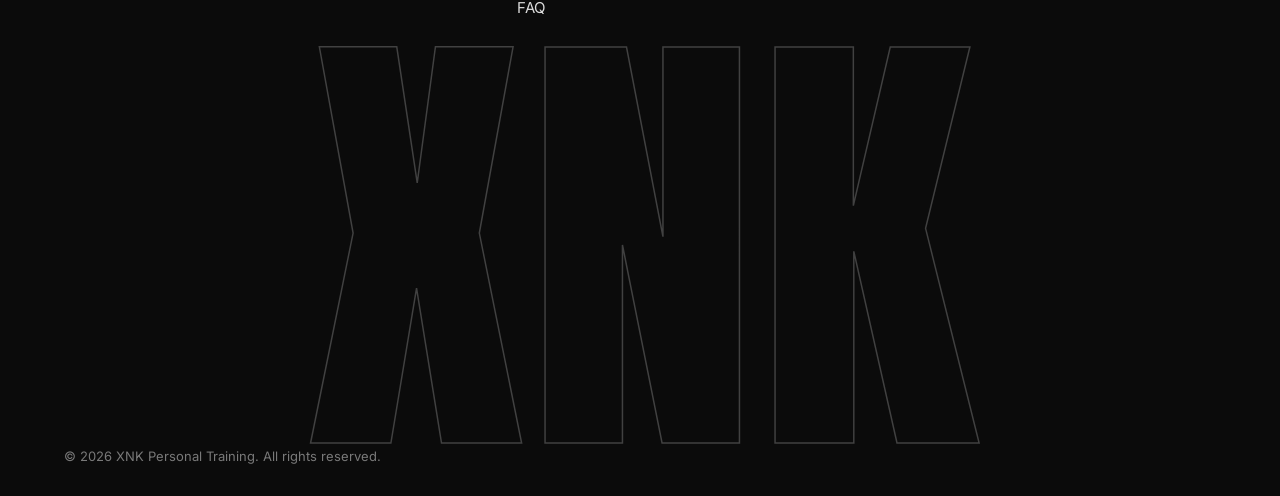
<file: program/sports-performance/index.html>
<!DOCTYPE html>
<html lang="id">
<head>
<meta charset="UTF-8">
<meta name="viewport" content="width=device-width, initial-scale=1, viewport-fit=cover">
<title>Latihan Sports Performance &amp; Atlet Purwokerto | XNK</title>
<meta name="description" content="Latihan fisik untuk atlet dan pegiat olahraga di Purwokerto, Banyumas &amp; Banjarnegara: kekuatan, kecepatan, daya tahan, pencegahan cedera. Bersama Coach Jizdan.">
<link rel="canonical" href="https://xnkbooking.my.id/program/sports-performance/">
<meta name="robots" content="index, follow, max-image-preview:large">
<meta name="theme-color" content="#ECECEC">
<meta property="og:type" content="website">
<meta property="og:site_name" content="XNK Personal Training">
<meta property="og:locale" content="id_ID">
<meta property="og:url" content="https://xnkbooking.my.id/program/sports-performance/">
<meta property="og:title" content="Latihan Sports Performance &amp; Atlet Purwokerto | XNK">
<meta property="og:description" content="Latihan fisik untuk atlet dan pegiat olahraga di Purwokerto, Banyumas &amp; Banjarnegara: kekuatan, kecepatan, daya tahan, pencegahan cedera. Bersama Coach Jizdan.">
<meta property="og:image" content="https://xnkbooking.my.id/img/og.jpg">
<meta name="twitter:card" content="summary_large_image">
<link rel="icon" href="/favicon.svg" type="image/svg+xml">
<link rel="icon" href="/favicon.ico" sizes="16x16 32x32 48x48">
<link rel="icon" href="/favicon-32x32.png" type="image/png" sizes="32x32">
<link rel="icon" href="/favicon-16x16.png" type="image/png" sizes="16x16">
<link rel="icon" href="/icon-192.png" type="image/png" sizes="192x192">
<link rel="apple-touch-icon" href="/apple-touch-icon.png" sizes="180x180">
<link rel="mask-icon" href="/safari-pinned-tab.svg" color="#0B0B0B">
<link rel="manifest" href="/site.webmanifest">
<meta name="application-name" content="XNK Personal Training">
<meta name="apple-mobile-web-app-title" content="XNK">
<meta name="msapplication-config" content="/browserconfig.xml">
<meta name="msapplication-TileColor" content="#0B0B0B">
<link rel="preconnect" href="https://fonts.googleapis.com">
<link rel="preconnect" href="https://fonts.gstatic.com" crossorigin>
<link href="https://fonts.googleapis.com/css2?family=Anton&family=Inter:wght@400;500;600;700;800;900&display=swap" rel="stylesheet">
<link rel="stylesheet" href="/site.css">
<script type="application/ld+json">{"@context":"https://schema.org","@type":"ProfessionalService","@id":"https://xnkbooking.my.id/#business","name":"XNK Personal Training","alternateName":"Coach Jizdan · Personal Trainer","url":"https://xnkbooking.my.id/","image":["https://xnkbooking.my.id/img/og.jpg","https://xnkbooking.my.id/logo-512.png"],"logo":{"@type":"ImageObject","@id":"https://xnkbooking.my.id/#logo","url":"https://xnkbooking.my.id/logo-512.png","contentUrl":"https://xnkbooking.my.id/logo-512.png","width":512,"height":512,"caption":"XNK Personal Training"},"telephone":"+6288221254305","description":"Personal trainer (PT gym, coach gym) berbasis sport science di Purwokerto, Banyumas & Banjarnegara: latihan di gym, ke rumah, atau online. Fat loss, muscle building, strength & conditioning, sports performance. 1 sesi trial gratis.","areaServed":[{"@type":"City","name":"Purwokerto"},{"@type":"AdministrativeArea","name":"Kabupaten Banyumas"},{"@type":"City","name":"Sokaraja"},{"@type":"City","name":"Baturraden"},{"@type":"City","name":"Banjarnegara"}],"inLanguage":"id","priceRange":"Rp","keywords":"personal trainer, PT gym, coach gym, pelatih gym, pelatih fitness, private trainer, personal trainer ke rumah, fat loss, diet, muscle building, strength and conditioning, Purwokerto, Kabupaten Banyumas, Sokaraja, Baturraden, Banjarnegara","founder":{"@type":"Person","@id":"https://xnkbooking.my.id/#coach","name":"Coach Jizdan","legalName":"Yandura Jizdan Hasya Husnayain","alternateName":["Coach Jizdan","Jizdan"],"jobTitle":"Personal Trainer","knowsAbout":["Fat Loss","Muscle Building","Strength & Conditioning","Sports Performance","Personal training","Latihan beban","Penurunan berat badan","Pencak silat","Pendidikan jasmani"],"sameAs":["https://www.instagram.com/jiz.dan/"],"alumniOf":{"@type":"CollegeOrUniversity","name":"Universitas Jenderal Soedirman","sameAs":"https://www.unsoed.ac.id/"},"award":"Juara 2 Senam Virtual UMPP 2023, kategori grup putra (aerobik lagu bebas)","subjectOf":[{"@type":"WebPage","name":"UNSOED: Delegasi UNSOED raih prestasi Senam Virtual 2023","url":"https://old.unsoed.ac.id/id/delegasi-unsoed-raih-prestasi-senam-virtual-2023"},{"@type":"WebPage","name":"ANTARA Jateng: Mahasiswa Unsoed Purwokerto raih prestasi Senam Virtual 2023","url":"https://jateng.antaranews.co/berita/487353/mahaiswa-unsoed-purwokerto-raih-prestasi-senam-virtual-2023"}]},"makesOffer":[{"@type":"Offer","itemOffered":{"@type":"Service","name":"Fat Loss","url":"https://xnkbooking.my.id/program/fat-loss/"}},{"@type":"Offer","itemOffered":{"@type":"Service","name":"Muscle Building","url":"https://xnkbooking.my.id/program/muscle-building/"}},{"@type":"Offer","itemOffered":{"@type":"Service","name":"Strength & Conditioning","url":"https://xnkbooking.my.id/program/strength-conditioning/"}},{"@type":"Offer","itemOffered":{"@type":"Service","name":"Sports Performance","url":"https://xnkbooking.my.id/program/sports-performance/"}},{"@type":"Offer","itemOffered":{"@type":"Service","name":"Personal training ke rumah","url":"https://xnkbooking.my.id/personal-trainer-ke-rumah/"}},{"@type":"Offer","itemOffered":{"@type":"Service","name":"Personal training online","url":"https://xnkbooking.my.id/personal-trainer-online/"}}],"sameAs":["https://www.instagram.com/jiz.dan/"],"knowsLanguage":"id","contactPoint":{"@type":"ContactPoint","contactType":"customer service","telephone":"+6288221254305","availableLanguage":"id","areaServed":"ID"},"location":[{"@type":"Place","name":"Wellness Gym","address":{"@type":"PostalAddress","streetAddress":"Jl. Jatisari No.24, Karangmiri, Sumampir, Purwokerto Utara, Kabupaten Banyumas","addressLocality":"Purwokerto","addressRegion":"Jawa Tengah","addressCountry":"ID","postalCode":"53125"},"hasMap":"https://share.google/h8p1TyW3msOq0gavc"}],"hasOfferCatalog":{"@type":"OfferCatalog","name":"Paket Personal Training","url":"https://xnkbooking.my.id/harga/","itemListElement":[{"@type":"OfferCatalog","name":"Student","itemListElement":[{"@type":"Offer","name":"Student Basic","price":"250000","priceCurrency":"IDR","url":"https://xnkbooking.my.id/harga/#STUDENT_BASIC","availability":"https://schema.org/InStock","description":"Paket pelajar untuk memulai latihan dengan biaya terjangkau"},{"@type":"Offer","name":"Student Plus","price":"450000","priceCurrency":"IDR","url":"https://xnkbooking.my.id/harga/#STUDENT_PLUS","availability":"https://schema.org/InStock","description":"Paket pelajar dengan frekuensi latihan lebih tinggi"},{"@type":"Offer","name":"Student Pro","price":"500000","priceCurrency":"IDR","url":"https://xnkbooking.my.id/harga/#STUDENT_PRO","availability":"https://schema.org/InStock","description":"Paket pelajar untuk progres latihan yang lebih optimal"},{"@type":"Offer","name":"1 Sesi","price":"75000","priceCurrency":"IDR","url":"https://xnkbooking.my.id/harga/#STUDENT_1S","availability":"https://schema.org/InStock","description":"Hanya Pendampingan 1 Sesi"}]},{"@type":"OfferCatalog","name":"College","itemListElement":[{"@type":"Offer","name":"Mahasiswa Session Only","price":"250000","priceCurrency":"IDR","url":"https://xnkbooking.my.id/harga/#PT001","availability":"https://schema.org/InStock","description":"Sesi latihan fleksibel, simpel, hemat tanpa komitmen program"},{"@type":"Offer","name":"Mahasiswa Session Only","price":"450000","priceCurrency":"IDR","url":"https://xnkbooking.my.id/harga/#PT002","availability":"https://schema.org/InStock","description":"Sesi latihan fleksibel, simpel, hemat tanpa komitmen program"},{"@type":"Offer","name":"Mahasiswa Paket Pelatihan Core","price":"400000","priceCurrency":"IDR","url":"https://xnkbooking.my.id/harga/#PT005","availability":"https://schema.org/InStock","description":"Program latihan terstruktur dengan pendampingan langsung"},{"@type":"Offer","name":"Mahasiswa Paket Pelatihan Core","price":"700000","priceCurrency":"IDR","url":"https://xnkbooking.my.id/harga/#PT006","availability":"https://schema.org/InStock","description":"Program latihan terstruktur dengan pendampingan langsung"},{"@type":"Offer","name":"Mahasiswa Paket Pelatihan Core","price":"900000","priceCurrency":"IDR","url":"https://xnkbooking.my.id/harga/#PT007","availability":"https://schema.org/InStock","description":"Program latihan terstruktur dengan pendampingan langsung"},{"@type":"Offer","name":"1 Sesi","price":"75000","priceCurrency":"IDR","url":"https://xnkbooking.my.id/harga/#PT_1S","availability":"https://schema.org/InStock","description":"Hanya Pendampingan 1 Sesi"}]},{"@type":"OfferCatalog","name":"Regular","itemListElement":[{"@type":"Offer","name":"Umum Session Only","price":"350000","priceCurrency":"IDR","url":"https://xnkbooking.my.id/harga/#PT003","availability":"https://schema.org/InStock","description":"Sesi latihan fleksibel, simpel, hemat tanpa komitmen program"},{"@type":"Offer","name":"Umum Session Only","price":"650000","priceCurrency":"IDR","url":"https://xnkbooking.my.id/harga/#PT004","availability":"https://schema.org/InStock","description":"Sesi latihan fleksibel, simpel, hemat tanpa komitmen program"},{"@type":"Offer","name":"Umum Paket Pelatihan Core","price":"500000","priceCurrency":"IDR","url":"https://xnkbooking.my.id/harga/#PT008","availability":"https://schema.org/InStock","description":"Program latihan terstruktur dengan pendampingan langsung"},{"@type":"Offer","name":"Umum Paket Pelatihan Core","price":"900000","priceCurrency":"IDR","url":"https://xnkbooking.my.id/harga/#PT009","availability":"https://schema.org/InStock","description":"Program latihan terstruktur dengan pendampingan langsung"},{"@type":"Offer","name":"Umum Paket Pelatihan Core","price":"1200000","priceCurrency":"IDR","url":"https://xnkbooking.my.id/harga/#PT010","availability":"https://schema.org/InStock","description":"Program latihan terstruktur dengan pendampingan langsung"},{"@type":"Offer","name":"1 Sesi","price":"75000","priceCurrency":"IDR","url":"https://xnkbooking.my.id/harga/#PT_1SR","availability":"https://schema.org/InStock","description":"Hanya Pendampingan 1 Sesi"}]},{"@type":"OfferCatalog","name":"Premium","itemListElement":[{"@type":"Offer","name":"Mahasiswa Pelatihan Penuh Premium","price":"900000","priceCurrency":"IDR","url":"https://xnkbooking.my.id/harga/#PT011","availability":"https://schema.org/InStock","description":"All-in coaching dengan pendampingan prioritas"},{"@type":"Offer","name":"Mahasiswa Pelatihan Penuh Premium","price":"1200000","priceCurrency":"IDR","url":"https://xnkbooking.my.id/harga/#PT012","availability":"https://schema.org/InStock","description":"All-in coaching dengan pendampingan prioritas"},{"@type":"Offer","name":"Umum Pelatihan Penuh Premium","price":"1100000","priceCurrency":"IDR","url":"https://xnkbooking.my.id/harga/#PT013","availability":"https://schema.org/InStock","description":"All-in coaching dengan pendampingan prioritas"},{"@type":"Offer","name":"Umum Pelatihan Penuh Premium","price":"1500000","priceCurrency":"IDR","url":"https://xnkbooking.my.id/harga/#PT014","availability":"https://schema.org/InStock","description":"All-in coaching dengan pendampingan prioritas"},{"@type":"Offer","name":"1 Sesi","price":"75000","priceCurrency":"IDR","url":"https://xnkbooking.my.id/harga/#PT_1SP","availability":"https://schema.org/InStock","description":"Hanya Pendampingan 1 Sesi"},{"@type":"Offer","name":"Meal Plan Only","price":"400000","priceCurrency":"IDR","url":"https://xnkbooking.my.id/harga/#PKG-20261126-V4AI","availability":"https://schema.org/InStock"},{"@type":"Offer","name":"Meal Plan + Konsultasi Gizi","price":"1200000","priceCurrency":"IDR","url":"https://xnkbooking.my.id/harga/#PKG-20261126-SSW1","availability":"https://schema.org/InStock"}]},{"@type":"OfferCatalog","name":"Core","itemListElement":[{"@type":"Offer","name":"Couple - Program 8 Session","price":"2000000","priceCurrency":"IDR","url":"https://xnkbooking.my.id/harga/#PKG-20261001-CQF3","availability":"https://schema.org/InStock","description":"Paket personal training untuk dua orang dengan 8 sesi selama 1 bulan. Latihan terarah dengan jadwal fleksibel, disesuaikan dengan tujuan dan kemampuan masing-masing peserta."},{"@type":"Offer","name":"Couple - Program 4 Session","price":"1100000","priceCurrency":"IDR","url":"https://xnkbooking.my.id/harga/#PKG-20261011-S463","availability":"https://schema.org/InStock","description":"Paket personal training untuk dua orang dengan 4 sesi selama 1 bulan. Latihan terarah dengan jadwal fleksibel, disesuaikan dengan tujuan dan kemampuan masing-masing peserta."},{"@type":"Offer","name":"Trio - Program 4 Session","price":"1900000","priceCurrency":"IDR","url":"https://xnkbooking.my.id/harga/#PKG-20261011-VJOU","availability":"https://schema.org/InStock","description":"Paket personal training untuk tiga orang dengan 4 pertemuan dan program latihan bersama yang terstruktur. Berlatih bersama teman dengan pendampingan trainer serta penyesuaian beban dan tingkat kesulitan sesuai kemampuan masing-masing."},{"@type":"Offer","name":"Trio - Program 8 Session","price":"2800000","priceCurrency":"IDR","url":"https://xnkbooking.my.id/harga/#PKG-20261001-N3V5","availability":"https://schema.org/InStock","description":"Paket personal training untuk tiga orang dengan 8 pertemuan dan program latihan bersama yang terstruktur. Berlatih bersama teman dengan pendampingan trainer serta penyesuaian beban dan tingkat kesulitan sesuai kemampuan masing-masing."},{"@type":"Offer","name":"Program Only","price":"1000000","priceCurrency":"IDR","url":"https://xnkbooking.my.id/harga/#PKG-20261001-OQFB","availability":"https://schema.org/InStock","description":"Program latihan personal untuk kamu yang ingin berlatih mandiri dengan panduan terstruktur. Disusun berdasarkan tujuan, pengalaman latihan, jadwal, dan ketersediaan alat."},{"@type":"Offer","name":"ONLINE PERSONAL COACHING","price":"1500000","priceCurrency":"IDR","url":"https://xnkbooking.my.id/harga/#PKG-20261001-VMFO","availability":"https://schema.org/InStock","description":"Pendampingan latihan online untuk kamu yang ingin berlatih mandiri dengan arahan personal trainer. Dilengkapi program latihan personal, evaluasi mingguan, dan feedback teknik melalui video."},{"@type":"Offer","name":"FULL BODY CIRCUIT","price":"3000000","priceCurrency":"IDR","url":"https://xnkbooking.my.id/harga/#PKG-20261001-C9N9","availability":"https://schema.org/InStock","description":"Kelas workout berkelompok selama 45 menit yang menggabungkan bodyweight, dumbbell, dan latihan core untuk melatih daya tahan otot serta kebugaran umum. Dipandu personal trainer dengan koreksi teknik dan penyesuaian intensitas sesuai kemampuan. Maksimal 8 peserta per kelas. Harga berlaku per orang."}]}]}}</script>
<script type="application/ld+json">{"@context":"https://schema.org","@type":"Service","@id":"https://xnkbooking.my.id/program/sports-performance/#service","name":"Program Sports Performance","serviceType":"Personal training","url":"https://xnkbooking.my.id/program/sports-performance/","provider":{"@id":"https://xnkbooking.my.id/#business"},"areaServed":[{"@type":"City","name":"Purwokerto"},{"@type":"AdministrativeArea","name":"Kabupaten Banyumas"},{"@type":"City","name":"Sokaraja"},{"@type":"City","name":"Baturraden"},{"@type":"City","name":"Banjarnegara"}],"inLanguage":"id","offers":{"@type":"AggregateOffer","priceCurrency":"IDR","lowPrice":"75000","highPrice":"3000000","offerCount":"30","url":"https://xnkbooking.my.id/harga/"}}</script>
<script type="application/ld+json">{"@context":"https://schema.org","@type":"FAQPage","mainEntity":[{"@type":"Question","name":"Apakah program ini untuk atlet saja?","acceptedAnswer":{"@type":"Answer","text":"Tidak. Program ini cocok untuk siapa saja yang ingin performa olahraganya meningkat, dari pemula sampai atlet."}},{"@type":"Question","name":"Apakah bisa untuk persiapan tes fisik atau kejuaraan?","acceptedAnswer":{"@type":"Answer","text":"Bisa. Ceritakan jadwal dan jenis tesnya saat konsultasi, lalu program disusun mundur dari tanggal itu."}},{"@type":"Question","name":"Apakah coach berpengalaman di bela diri?","acceptedAnswer":{"@type":"Answer","text":"Ya. Coach Jizdan adalah pelatih pencak silat bersertifikat dan guru pendidikan jasmani."}},{"@type":"Question","name":"Berapa harga program sports performance?","acceptedAnswer":{"@type":"Answer","text":"Program ini memakai paket personal training biasa, mulai dari Rp 75.000. Lihat halaman harga."}},{"@type":"Question","name":"Apakah ada sesi trial gratis untuk program Sports Performance?","acceptedAnswer":{"@type":"Answer","text":"Ada. Calon klien baru mendapat 1 sesi trial gratis untuk merasakan latihan bersama coach sebelum memilih paket."}}]}</script>
<script type="application/ld+json">{"@context":"https://schema.org","@type":"BreadcrumbList","itemListElement":[{"@type":"ListItem","position":1,"name":"Beranda","item":"https://xnkbooking.my.id/"},{"@type":"ListItem","position":2,"name":"Program Sports Performance","item":"https://xnkbooking.my.id/program/sports-performance/"}]}</script>
<script type="application/ld+json">{"@context":"https://schema.org","@type":"WebPage","@id":"https://xnkbooking.my.id/program/sports-performance/#webpage","url":"https://xnkbooking.my.id/program/sports-performance/","name":"Latihan Sports Performance & Atlet Purwokerto | XNK","description":"Latihan fisik untuk atlet dan pegiat olahraga di Purwokerto, Banyumas & Banjarnegara: kekuatan, kecepatan, daya tahan, pencegahan cedera. Bersama Coach Jizdan.","inLanguage":"id","isPartOf":{"@id":"https://xnkbooking.my.id/#website"},"about":{"@id":"https://xnkbooking.my.id/#business"},"dateModified":"2026-11-26"}</script>
</head>
<body>
<header class="nav" id="nav"><a class="logo" href="/" aria-label="XNK, beranda"><span class="logo-mark"><svg viewBox="0 0 948 895" fill="#fff" aria-hidden="true" focusable="false"><path fill-rule="evenodd" d="M630 2L774 2L475 365L280 128L425 128L476 190ZM1 128L145 128L670 768L526 768L474 706L319 895L176 895L403 619L337 536L145 768L1 768L263 449ZM806 130L947 130L687 448L947 768L806 768L543 448Z"/></svg></span><span class="logo-word">XNK</span></a><nav class="nav-links" aria-label="Menu"><a class="nav-link" href="/harga/">Harga</a><a class="nav-link" href="/personal-trainer-purwokerto/">Purwokerto</a><a class="nav-link" href="/personal-trainer-banyumas/">Banyumas</a><a class="nav-link" href="/personal-trainer-banjarnegara/">Banjarnegara</a><a class="nav-link" href="/personal-trainer-ke-rumah/">Ke rumah</a><a class="nav-link" href="/personal-trainer-online/">Online</a><a class="nav-link" href="/harga/#faq">FAQ</a></nav><a class="btn btn-dark btn-sm nav-cta" href="https://book.xnkbooking.my.id/">Sudah member?<svg class="icon arr" viewBox="0 0 24 24" fill="none" stroke="currentColor" stroke-width="2" stroke-linecap="round"><path d="M5 12h14M13 6l6 6-6 6"/></svg></a><button type="button" class="burger" id="burger" aria-label="Buka menu" aria-expanded="false" aria-controls="m-menu"><span></span><span></span></button></header>
<div class="m-menu" id="m-menu" aria-hidden="true"><nav class="m-menu-links" aria-label="Menu"><a href="/"><small>01</small>Beranda</a><a href="/harga/"><small>02</small>Harga</a><a href="/personal-trainer-purwokerto/"><small>03</small>Purwokerto</a><a href="/personal-trainer-banyumas/"><small>04</small>Banyumas</a><a href="/personal-trainer-banjarnegara/"><small>05</small>Banjarnegara</a><a href="/personal-trainer-ke-rumah/"><small>06</small>Ke rumah</a><a href="/personal-trainer-online/"><small>07</small>Online</a><a href="/harga/#faq"><small>08</small>FAQ</a></nav><div class="m-menu-foot"><a class="btn btn-light btn-block" href="https://book.xnkbooking.my.id/">Mulai Sekarang</a><a class="m-menu-wa" href="https://wa.me/6288221254305?text=Halo%20Coach%20Jizdan%2C%20saya%20mau%20tanya%20program%20personal%20training." rel="noopener">Chat WhatsApp →</a></div></div>
<main>
<section class="sec sec-hero"><div class="wrap"><p class="eyebrow">Program · Purwokerto, Banyumas dan Banjarnegara · Online</p><h1 class="h2">Program Sports Performance untuk Atlet</h1><p class="lead">Ingin performa olahragamu naik? Coach Jizdan, pelatih pencak silat bersertifikat dengan latar pendidikan jasmani, menyusun latihan fisik yang mendukung cabang olahragamu: kekuatan, kecepatan, daya tahan, dan pencegahan cedera.</p><div class="hero-actions"><a class="btn btn-dark" href="https://book.xnkbooking.my.id/">Booking trial gratis<svg class="icon arr" viewBox="0 0 24 24" fill="none" stroke="currentColor" stroke-width="2" stroke-linecap="round"><path d="M5 12h14M13 6l6 6-6 6"/></svg></a><a class="btn btn-line" href="https://wa.me/6288221254305?text=Halo%20Coach%20Jizdan%2C%20saya%20tertarik%20program%20Sports%20Performance." rel="noopener">Tanya via WhatsApp</a></div></div></section><section class="sec sec-paket"><div class="wrap"><div class="facts"><p class="eyebrow">Ringkasan</p><dl><div><dt>Siapa</dt><dd>Coach Jizdan (Yandura Jizdan Hasya Husnayain), personal trainer, guru pendidikan jasmani, dan pelatih pencak silat bersertifikat.</dd></div><div><dt>Di mana</dt><dd>Di Wellness Gym, ke rumahmu (Purwokerto, Kabupaten Banyumas, Sokaraja, Baturraden dan Banjarnegara), atau online.</dd></div><div><dt>Harga</dt><dd>Mulai dari Rp 75.000. <a href="/harga/">Lihat semua paket</a>.</dd></div><div><dt>Trial</dt><dd>1 sesi trial gratis untuk calon klien baru.</dd></div><div><dt>Booking</dt><dd><a href="https://book.xnkbooking.my.id/">book.xnkbooking.my.id</a> atau WhatsApp +62 882-2125-4305.</dd></div></dl></div></div></section><section class="sec sec-paket"><div class="wrap"><p class="eyebrow">Untuk siapa</p><h2 class="h2 h2-sm">Program Sports Performance cocok kalau</h2><ul class="price-list"><li><svg viewBox="0 0 24 24" fill="none" stroke="currentColor" stroke-width="2.4" stroke-linecap="round" stroke-linejoin="round"><path d="M5 12.5l4.5 4.5L19 7.5"/></svg><span>Atlet pelajar, mahasiswa, atau klub yang butuh persiapan fisik.</span></li><li><svg viewBox="0 0 24 24" fill="none" stroke="currentColor" stroke-width="2.4" stroke-linecap="round" stroke-linejoin="round"><path d="M5 12.5l4.5 4.5L19 7.5"/></svg><span>Pegiat olahraga seperti lari, futsal, badminton, atau bela diri.</span></li><li><svg viewBox="0 0 24 24" fill="none" stroke="currentColor" stroke-width="2.4" stroke-linecap="round" stroke-linejoin="round"><path d="M5 12.5l4.5 4.5L19 7.5"/></svg><span>Kamu ingin kembali berlatih dengan aman setelah lama vakum.</span></li></ul></div></section><section class="sec sec-paket"><div class="wrap"><p class="eyebrow">Isi program</p><h2 class="h2 h2-sm">Yang kamu dapat</h2><ul class="price-list"><li><svg viewBox="0 0 24 24" fill="none" stroke="currentColor" stroke-width="2.4" stroke-linecap="round" stroke-linejoin="round"><path d="M5 12.5l4.5 4.5L19 7.5"/></svg><span>Analisis kebutuhan fisik cabang olahragamu.</span></li><li><svg viewBox="0 0 24 24" fill="none" stroke="currentColor" stroke-width="2.4" stroke-linecap="round" stroke-linejoin="round"><path d="M5 12.5l4.5 4.5L19 7.5"/></svg><span>Latihan kekuatan, power, kecepatan, dan kelincahan.</span></li><li><svg viewBox="0 0 24 24" fill="none" stroke="currentColor" stroke-width="2.4" stroke-linecap="round" stroke-linejoin="round"><path d="M5 12.5l4.5 4.5L19 7.5"/></svg><span>Conditioning yang sesuai pola kerja olahragamu.</span></li><li><svg viewBox="0 0 24 24" fill="none" stroke="currentColor" stroke-width="2.4" stroke-linecap="round" stroke-linejoin="round"><path d="M5 12.5l4.5 4.5L19 7.5"/></svg><span>Latihan pencegahan cedera dan pemulihan.</span></li></ul></div></section><section class="sec sec-paket"><div class="wrap"><p class="eyebrow">Cara kerja</p><h2 class="h2 h2-sm">Dari konsultasi sampai hasil terukur</h2><ol class="steps"><li class="step"><span class="step-no">01</span><div><h3>Consultation</h3><p>Diskusi target yang ingin dicapai, riwayat latihan, kondisi kesehatan, jadwal harian, dan hambatan yang sering dihadapi.</p></div></li><li class="step"><span class="step-no">02</span><div><h3>Assessment</h3><p>Evaluasi komposisi tubuh, postur, mobilitas, kekuatan, daya tahan, dan kualitas gerak untuk menentukan titik awal latihan.</p></div></li><li class="step"><span class="step-no">03</span><div><h3>Training</h3><p>Program dijalankan lewat sesi personal training dengan pendampingan langsung dari coach 1-on-1.</p></div></li><li class="step"><span class="step-no">04</span><div><h3>Monitoring &amp; Evaluation</h3><p>Progres dipantau berkala dan program disesuaikan supaya hasil tetap optimal dan berkelanjutan.</p></div></li></ol></div></section><section class="sec sec-paket"><div class="wrap"><p class="eyebrow">Tentang coach</p><h2 class="h2 h2-sm">Coach Jizdan, personal trainer Purwokerto, Banyumas &amp; Banjarnegara</h2><div class="prose"><p>Coach Jizdan (Yandura Jizdan Hasya Husnayain) berlatar belakang pendidikan jasmani di Universitas Jenderal Soedirman (UNSOED), Purwokerto.</p><p>Pada 2023 ia memimpin tim UNSOED meraih Juara 2 (runner-up 1) Senam Virtual UMPP, kategori grup putra (aerobik lagu bebas).</p><p>Ia guru pendidikan jasmani dan pelatih pencak silat bersertifikat, dengan pengalaman melatih pemula, pelajar, mahasiswa, pekerja kantoran, hingga atlet.</p></div><p class="sources">Sumber: <a href="https://old.unsoed.ac.id/id/delegasi-unsoed-raih-prestasi-senam-virtual-2023" rel="noopener">UNSOED: Delegasi UNSOED raih prestasi Senam Virtual 2023</a> · <a href="https://jateng.antaranews.co/berita/487353/mahaiswa-unsoed-purwokerto-raih-prestasi-senam-virtual-2023" rel="noopener">ANTARA Jateng: Mahasiswa Unsoed Purwokerto raih prestasi Senam Virtual 2023</a></p></div></section><section class="sec sec-faq"><div class="wrap faq-grid"><div><p class="eyebrow">Pertanyaan umum</p><h2 class="h2">FAQ Sports Performance</h2></div><div class="faq-list"><details class="faq-item"><summary class="faq-q">Apakah program ini untuk atlet saja?<span class="faq-icon" aria-hidden="true"></span></summary><p class="faq-a">Tidak. Program ini cocok untuk siapa saja yang ingin performa olahraganya meningkat, dari pemula sampai atlet.</p></details><details class="faq-item"><summary class="faq-q">Apakah bisa untuk persiapan tes fisik atau kejuaraan?<span class="faq-icon" aria-hidden="true"></span></summary><p class="faq-a">Bisa. Ceritakan jadwal dan jenis tesnya saat konsultasi, lalu program disusun mundur dari tanggal itu.</p></details><details class="faq-item"><summary class="faq-q">Apakah coach berpengalaman di bela diri?<span class="faq-icon" aria-hidden="true"></span></summary><p class="faq-a">Ya. Coach Jizdan adalah pelatih pencak silat bersertifikat dan guru pendidikan jasmani.</p></details><details class="faq-item"><summary class="faq-q">Berapa harga program sports performance?<span class="faq-icon" aria-hidden="true"></span></summary><p class="faq-a">Program ini memakai paket personal training biasa, mulai dari Rp 75.000. Lihat halaman harga.</p></details><details class="faq-item"><summary class="faq-q">Apakah ada sesi trial gratis untuk program Sports Performance?<span class="faq-icon" aria-hidden="true"></span></summary><p class="faq-a">Ada. Calon klien baru mendapat 1 sesi trial gratis untuk merasakan latihan bersama coach sebelum memilih paket.</p></details></div></div></section><section class="sec sec-paket"><div class="wrap"><p class="eyebrow">Program lain</p><div class="prog-grid"><div class="prog"><h3><a href="/program/fat-loss/">Fat Loss</a></h3><p>Turunkan lemak tubuh dengan program latihan dan kebiasaan harian yang realistis.</p></div><div class="prog"><h3><a href="/program/muscle-building/">Muscle Building</a></h3><p>Bangun massa otot dengan progresi beban dan teknik yang benar.</p></div><div class="prog"><h3><a href="/program/strength-conditioning/">Strength &amp; Conditioning</a></h3><p>Tingkatkan kekuatan, daya tahan, dan kebugaran fungsional.</p></div></div></div></section><section class="sec sec-paket"><div class="wrap"><p class="eyebrow">Lokasi</p><p class="links-row"><a href="/personal-trainer-purwokerto/">Personal trainer Purwokerto</a><a href="/personal-trainer-banyumas/">Personal trainer Banyumas</a><a href="/personal-trainer-banjarnegara/">Personal trainer Banjarnegara</a><a href="/personal-trainer-ke-rumah/">Personal trainer ke rumah</a><a href="/personal-trainer-online/">Personal trainer online</a><a href="/harga/">Harga &amp; paket</a></p></div></section><section class="sec sec-cta"><div class="wrap"><h2 class="h2">Mulai program Sports Performance</h2><div class="hero-actions"><a class="btn btn-light" href="https://book.xnkbooking.my.id/">Booking trial gratis<svg class="icon arr" viewBox="0 0 24 24" fill="none" stroke="currentColor" stroke-width="2" stroke-linecap="round"><path d="M5 12h14M13 6l6 6-6 6"/></svg></a><a class="btn btn-ghost" href="https://wa.me/6288221254305?text=Halo%20Coach%20Jizdan%2C%20saya%20mau%20tanya%20program%20personal%20training." rel="noopener">Tanya via WhatsApp</a></div></div></section>
</main>
<footer class="footer"><div class="wrap footer-grid"><div class="footer-brand"><span class="logo"><span class="logo-mark logo-mark-light"><svg viewBox="0 0 948 895" fill="#0B0B0B" aria-hidden="true" focusable="false"><path fill-rule="evenodd" d="M630 2L774 2L475 365L280 128L425 128L476 190ZM1 128L145 128L670 768L526 768L474 706L319 895L176 895L403 619L337 536L145 768L1 768L263 449ZM806 130L947 130L687 448L947 768L806 768L543 448Z"/></svg></span><span class="logo-word">XNK</span></span><p>Personal training (PT gym) berbasis sport science bersama Coach Jizdan di Purwokerto, Banyumas &amp; Banjarnegara: di gym, ke rumah, atau online.</p></div><div class="footer-col"><p class="footer-h">Menu</p><a href="/">Beranda</a><a href="/harga/">Harga</a><a href="/personal-trainer-purwokerto/">Purwokerto</a><a href="/personal-trainer-banyumas/">Banyumas</a><a href="/personal-trainer-banjarnegara/">Banjarnegara</a><a href="/personal-trainer-ke-rumah/">Ke rumah</a><a href="/personal-trainer-online/">Online</a><a href="/harga/#faq">FAQ</a></div><div class="footer-col"><p class="footer-h">Program</p><a href="/program/fat-loss/">Fat Loss</a><a href="/program/muscle-building/">Muscle Building</a><a href="/program/strength-conditioning/">Strength &amp; Conditioning</a><a href="/program/sports-performance/">Sports Performance</a></div><div class="footer-col"><p class="footer-h">Kontak</p><a href="https://book.xnkbooking.my.id/">Booking &amp; login klien</a><a href="https://wa.me/6288221254305?text=Halo%20Coach%20Jizdan%2C%20saya%20mau%20tanya%20program%20personal%20training." rel="noopener">WhatsApp</a><a href="/tentang/">Tentang</a><a href="/privasi/">Kebijakan privasi</a></div></div><div class="footer-giant" aria-hidden="true">XNK</div><p class="wrap footer-copy">&copy; 2026 XNK Personal Training. All rights reserved.</p></footer>
<script>(function(){var b=document.getElementById("burger"),n=document.getElementById("nav"),m=document.getElementById("m-menu");function t(o){document.body.classList.toggle("menu-open",o);b.setAttribute("aria-expanded",o);m.setAttribute("aria-hidden",!o);}b.addEventListener("click",function(){t(!document.body.classList.contains("menu-open"));});m.addEventListener("click",function(e){if(e.target.closest("a"))t(false);});function s(){n.classList.toggle("scrolled",window.pageYOffset>20);}window.addEventListener("scroll",s,{passive:true});s();var seg=document.querySelector(".seg");if(seg)seg.addEventListener("click",function(e){var a=e.target.closest(".toggle-btn");if(!a)return;[].forEach.call(seg.children,function(x){x.classList.toggle("active",x===a);});});document.addEventListener("pointermove",function(e){var c=e.target.closest&&e.target.closest(".price");if(!c)return;var r=c.getBoundingClientRect();c.style.setProperty("--mx",(e.clientX-r.left)+"px");c.style.setProperty("--my",(e.clientY-r.top)+"px");});})();</script>
</body>
</html>
</file>
<file: site.css>
/* =============================================================================
   /harga and /kelas: same look as the landing ("terang galeri", monochrome).
   Tokens and components are copied from LandingStyle.html (repo XNK). Keep them in step.
   ============================================================================= */
:root {
  --bg: #ECECEC;
  --bg-2: #F4F4F3;
  --paper: #FFFFFF;
  --ink: #0B0B0B;
  --ink-2: #262626;
  --muted: #565656;
  --line: rgba(11, 11, 11, .12);
  --line-2: rgba(11, 11, 11, .22);
  --display: 'Anton', 'Impact', 'Haettenschweiler', 'Arial Narrow Bold', sans-serif;
  --sans: 'Inter', system-ui, -apple-system, 'Segoe UI', Roboto, sans-serif;
  --ease: cubic-bezier(.22, 1, .36, 1);
  --ease-io: cubic-bezier(.76, 0, .24, 1);
  --pad: clamp(20px, 5vw, 72px);
  --maxw: 1320px;
  --r-lg: 28px;
  --r-md: 20px;
  --r-sm: 14px;
  --shadow: 0 30px 60px -30px rgba(11, 11, 11, .35);
}
*, *::before, *::after { box-sizing: border-box; }
html { -webkit-text-size-adjust: 100%; scroll-behavior: smooth; scroll-padding-top: 90px; }
/* Scrollbar halaman tidak terlihat (scroll tetap jalan lewat roda, sentuh, dan keyboard). */
html { scrollbar-width: none; -ms-overflow-style: none; }
html::-webkit-scrollbar, body::-webkit-scrollbar { display: none; width: 0; height: 0; }
body {
  margin: 0; background: var(--bg); color: var(--ink);
  font-family: var(--sans); font-size: 16px; line-height: 1.55;
  -webkit-font-smoothing: antialiased; overflow-x: hidden;
}
@supports (overflow: clip) { html, body { overflow-x: clip; } }
@media (min-width: 1024px) {
  body::after {
    content: ''; position: fixed; inset: 0; pointer-events: none; z-index: 90; opacity: .07; mix-blend-mode: multiply;
    background-image: url("data:image/svg+xml,%3Csvg xmlns='http://www.w3.org/2000/svg' width='160' height='160'%3E%3Cfilter id='n'%3E%3CfeTurbulence type='fractalNoise' baseFrequency='.85' numOctaves='2' stitchTiles='stitch'/%3E%3C/filter%3E%3Crect width='100%25' height='100%25' filter='url(%23n)'/%3E%3C/svg%3E");
  }
}
img { max-width: 100%; display: block; }
button { font: inherit; color: inherit; }
a { color: inherit; }
h1, h2, h3, p, ul, ol, figure { margin: 0; }
ul, ol { padding: 0; list-style: none; }
:focus-visible { outline: 2px solid var(--ink); outline-offset: 3px; }
.wrap { width: 100%; max-width: var(--maxw); margin: 0 auto; padding: 0 var(--pad); }
.icon { width: 20px; height: 20px; flex: none; }

/* ---------- Tipografi ---------- */
.eyebrow {
  display: inline-flex; align-items: center; gap: 10px;
  font-size: 12px; font-weight: 700; letter-spacing: .18em; text-transform: uppercase; color: var(--muted);
}
.eyebrow::before { content: ''; width: 22px; height: 1.5px; background: currentColor; }
.h2 {
  font-family: var(--display); font-weight: 400; text-transform: uppercase;
  font-size: clamp(42px, 6.2vw, 92px); line-height: .95; letter-spacing: .005em; margin-top: 16px;
}
.lead { font-size: clamp(16px, 1.3vw, 19px); color: var(--ink-2); max-width: 58ch; margin-top: 20px; }

/* ---------- Tombol ---------- */
.btn {
  position: relative; display: inline-flex; align-items: center; justify-content: center; gap: 10px;
  height: 56px; padding: 0 26px; border-radius: 999px; border: 1.5px solid transparent;
  font-weight: 700; font-size: 15px; letter-spacing: .01em; cursor: pointer; text-decoration: none; white-space: nowrap;
  transition: background .25s, color .25s, border-color .25s, transform .25s var(--ease);
}
.btn:active { transform: scale(.97); }
.btn .arr { transition: transform .35s var(--ease); }
.btn:hover .arr { transform: translateX(4px); }
.btn-sm { height: 44px; padding: 0 18px; font-size: 14px; }
.btn-dark { background: var(--ink); color: #fff; }
.btn-dark:hover { background: #2a2a2a; }
.btn-line { border-color: var(--ink); color: var(--ink); background: transparent; }
.btn-line:hover { background: var(--ink); color: #fff; }
.btn-light { background: #fff; color: var(--ink); }
.btn-light:hover { background: #e9e9e9; }
.btn-block { width: 100%; }

/* ---------- Logo ---------- */
.logo { display: inline-flex; align-items: center; gap: 10px; background: none; border: 0; padding: 0; text-decoration: none; }
.logo-word { font-family: var(--display); font-size: 24px; letter-spacing: .06em; line-height: 1; }
.logo-mark { width: 36px; height: 36px; border-radius: 11px; background: var(--ink); display: grid; place-items: center; flex: none; }
.logo-mark svg { width: 20px; height: 20px; }
.logo-mark-light { background: #fff; }

/* ---------- Nav ---------- */
.nav {
  position: fixed; top: 0; left: 0; right: 0; z-index: 60;
  display: flex; align-items: center; justify-content: space-between; gap: 20px;
  padding: 18px var(--pad); transition: background .3s, box-shadow .3s;
}
.nav.scrolled { background: rgba(236, 236, 236, .82); -webkit-backdrop-filter: blur(14px); backdrop-filter: blur(14px); box-shadow: 0 1px 0 var(--line); }
.nav-links { display: flex; gap: 6px; }
.nav-link { white-space: nowrap; }
.nav-link {
  position: relative; padding: 10px 14px; text-decoration: none;
  font-size: 14px; font-weight: 600; color: var(--ink-2);
}
.nav-link::after { content: ''; position: absolute; left: 14px; right: 14px; bottom: 6px; height: 1.5px; background: var(--ink); transform: scaleX(0); transform-origin: right; transition: transform .4s var(--ease); }
.nav-link:hover::after, .nav-link[aria-current]::after { transform: scaleX(1); transform-origin: left; }
.burger { display: none; width: 48px; height: 48px; border-radius: 50%; border: 0; background: var(--ink); cursor: pointer; position: relative; }
.burger span { position: absolute; left: 15px; right: 15px; height: 2px; background: #fff; border-radius: 2px; transition: transform .45s var(--ease); }
.burger span:first-child { top: 19px; }
.burger span:last-child { top: 27px; }
.menu-open .burger span:first-child { transform: translateY(4px) rotate(45deg); }
.menu-open .burger span:last-child { transform: translateY(-4px) rotate(-45deg); }

/* Menu layar penuh (HP) */
.m-menu {
  position: fixed; inset: 0; z-index: 55; background: var(--ink); color: #fff;
  display: flex; flex-direction: column; justify-content: space-between; padding: 110px var(--pad) 40px;
  clip-path: circle(0 at calc(100% - 44px) 42px); visibility: hidden; transition: clip-path .7s var(--ease-io), visibility 0s .7s;
}
.menu-open .m-menu { clip-path: circle(150% at calc(100% - 44px) 42px); visibility: visible; transition: clip-path .8s var(--ease-io), visibility 0s; }
.menu-open { overflow: hidden; }
.menu-open .logo-word { color: #fff; transition: color .3s .2s; }
.menu-open .logo-mark { background: #fff; }
.menu-open .logo-mark svg { fill: var(--ink); }
.menu-open .burger { background: #fff; }
.menu-open .burger span { background: var(--ink); }
.m-menu-links { display: grid; gap: 4px; }
.m-menu-links a {
  display: flex; align-items: baseline; gap: 14px; padding: 6px 0; text-decoration: none;
  font-family: var(--display); font-size: clamp(52px, 15vw, 88px); line-height: 1; text-transform: uppercase; color: #fff;
  opacity: 0; transform: translateY(40px); transition: opacity .5s, transform .6s var(--ease);
}
.m-menu-links small { font-family: var(--sans); font-size: 12px; font-weight: 700; letter-spacing: .1em; opacity: .5; }
.menu-open .m-menu-links a { opacity: 1; transform: none; }
.menu-open .m-menu-links a:nth-child(1) { transition-delay: .25s; }
.menu-open .m-menu-links a:nth-child(2) { transition-delay: .31s; }
.menu-open .m-menu-links a:nth-child(3) { transition-delay: .37s; }
.menu-open .m-menu-links a:nth-child(4) { transition-delay: .43s; }
.m-menu-foot { display: grid; gap: 16px; justify-items: center; }
.m-menu-wa { color: rgba(255, 255, 255, .75); font-weight: 600; text-decoration: none; }

/* ---------- Seksi ---------- */
.sec { position: relative; padding: clamp(84px, 11vw, 160px) 0; }
.sec-hero { background: var(--bg); padding-bottom: clamp(32px, 5vw, 64px); padding-top: clamp(130px, 14vw, 200px); }
.hero-actions { display: flex; flex-wrap: wrap; gap: 12px; margin-top: 34px; }
.sec-paket { background: var(--bg); padding-top: clamp(24px, 4vw, 48px); }
.sec-head-row { display: flex; align-items: flex-end; justify-content: space-between; gap: 32px; flex-wrap: wrap; margin-bottom: clamp(32px, 4vw, 56px); }
.cat { padding-top: clamp(24px, 3vw, 40px); }
.cat-h { font-family: var(--display); font-weight: 400; text-transform: uppercase; font-size: clamp(32px, 3.4vw, 52px); line-height: 1; margin-bottom: 20px; }
.note { margin-top: 32px; font-size: 13px; color: var(--muted); }

/* ---------- Paket ---------- */
.seg { position: relative; display: inline-flex; padding: 5px; border-radius: 999px; background: var(--paper); border: 1px solid var(--line); }
.toggle-btn { display: inline-flex; align-items: center; height: 44px; padding: 0 20px; border-radius: 999px; font-weight: 700; font-size: 14px; color: var(--ink-2); text-decoration: none; transition: color .35s, background .35s; }
.toggle-btn.active { background: var(--ink); color: #fff; }
.price-track { display: grid; grid-template-columns: repeat(auto-fill, minmax(300px, 1fr)); gap: 20px; }
.price {
  position: relative; display: flex; flex-direction: column; padding: 32px 28px 28px; border-radius: var(--r-lg);
  background: var(--paper); border: 1px solid var(--line); min-height: 400px; overflow: hidden;
  transition: transform .5s var(--ease), box-shadow .5s;
}
.price::before {
  content: ''; position: absolute; inset: 0; pointer-events: none; opacity: 0; transition: opacity .4s;
  background: radial-gradient(420px circle at var(--mx, 50%) var(--my, 0%), rgba(11, 11, 11, .07), transparent 60%);
}
.price:hover::before { opacity: 1; }
.price:hover { box-shadow: var(--shadow); }
.price.featured { background: var(--ink); color: #fff; border-color: var(--ink); }
.price.featured::before { background: radial-gradient(420px circle at var(--mx, 50%) var(--my, 0%), rgba(255, 255, 255, .14), transparent 60%); }
.price-badge { position: absolute; top: 22px; right: 22px; padding: 6px 12px; border-radius: 999px; background: #fff; color: var(--ink); font-size: 11px; font-weight: 800; letter-spacing: .1em; text-transform: uppercase; }
.price-name { font-size: 20px; font-weight: 800; letter-spacing: -.01em; padding-right: 110px; }
.price-meta { font-size: 13px; opacity: .65; margin-top: 4px; }
.price-amt { font-family: var(--display); font-size: clamp(40px, 3.6vw, 54px); line-height: 1; margin: 26px 0 18px; font-variant-numeric: tabular-nums; }
.price-amt small { font-size: .45em; vertical-align: .9em; }
.price-per { font-size: 13px; opacity: .65; margin: -8px 0 14px; font-variant-numeric: tabular-nums; }
.price-desc { font-size: 14px; opacity: .75; }
.price-list { display: grid; gap: 8px; margin: 18px 0 24px; font-size: 14px; }
.price-list li { display: flex; gap: 10px; align-items: flex-start; }
.price-list svg { width: 18px; height: 18px; flex: none; margin-top: 1px; }
.price-gap { height: 24px; }
.price .btn { margin-top: auto; width: 100%; }

/* ---------- FAQ ---------- */
.sec-faq { background: var(--bg); }
.faq-grid { display: grid; grid-template-columns: 4fr 7fr; gap: clamp(32px, 6vw, 96px); align-items: start; }
.faq-list { display: grid; }
.faq-item { border-bottom: 1px solid var(--line-2); }
.faq-q {
  list-style: none; display: flex; align-items: center; justify-content: space-between; gap: 20px; padding: 26px 0; text-align: left;
  cursor: pointer; font-size: clamp(17px, 1.5vw, 21px); font-weight: 700; letter-spacing: -.01em;
}
.faq-q::-webkit-details-marker { display: none; }
.faq-icon { position: relative; width: 36px; height: 36px; border-radius: 50%; border: 1.5px solid var(--ink); flex: none; transition: background .3s, transform .5s var(--ease); }
.faq-icon::before, .faq-icon::after { content: ''; position: absolute; left: 50%; top: 50%; width: 12px; height: 1.5px; margin: -.75px 0 0 -6px; background: var(--ink); transition: transform .4s var(--ease), background .3s; }
.faq-icon::after { transform: rotate(90deg); }
.faq-item[open] .faq-icon { background: var(--ink); transform: rotate(180deg); }
.faq-item[open] .faq-icon::before, .faq-item[open] .faq-icon::after { background: #fff; }
.faq-item[open] .faq-icon::after { transform: rotate(0); }
.faq-a { padding: 0 60px 26px 0; color: var(--ink-2); }

/* ---------- Footer (hitam) ---------- */
.footer { background: var(--ink); color: #fff; padding: 20px 0 30px; overflow: hidden; border-top: 1px solid rgba(255, 255, 255, .1); }
.footer-grid { display: grid; grid-template-columns: 2fr 1fr 1fr 1fr; gap: 40px; padding-top: 48px; padding-bottom: 40px; }
.footer-brand p { color: rgba(255, 255, 255, .6); margin-top: 16px; max-width: 36ch; font-size: 14px; }
.footer-col { display: grid; gap: 10px; align-content: start; justify-items: start; }
.footer-h { font-size: 12px; font-weight: 800; letter-spacing: .16em; text-transform: uppercase; color: rgba(255, 255, 255, .45); margin-bottom: 4px; }
.footer-col a { color: rgba(255, 255, 255, .85); font-size: 15px; text-decoration: none; }
.footer-col a:hover { color: #fff; text-decoration: underline; }
.footer-giant { font-family: var(--display); font-size: 36vw; line-height: .78; text-align: center; color: transparent; -webkit-text-stroke: 1.5px rgba(255, 255, 255, .22); margin: 10px 0 18px; user-select: none; }
.footer-copy { font-size: 13px; color: rgba(255, 255, 255, .45); }

/* ---------- Halaman kata kunci (kota, online) ---------- */
.h2-sm { font-size: clamp(30px, 3.6vw, 48px); max-width: 30ch; }
.sec-paket + .sec-paket { padding-top: 0; }
.sec-paket { padding-bottom: clamp(40px, 5vw, 72px); }
.sec-hero + .sec-paket { padding-top: clamp(24px, 4vw, 48px); }
.prog-grid { display: grid; grid-template-columns: repeat(auto-fill, minmax(260px, 1fr)); gap: 16px; margin-top: 8px; }
.prog { background: var(--paper); border: 1px solid var(--line); border-radius: var(--r-md); padding: 24px; }
.prog h3 { font-size: 18px; font-weight: 800; margin-bottom: 8px; }
.prog p { color: var(--ink-2); font-size: 15px; }
.prog a, .lead a, .faq-a a { text-decoration: underline; text-underline-offset: 3px; }
.steps { display: grid; gap: 14px; margin-top: 8px; counter-reset: s; max-width: 860px; }
.step { display: grid; grid-template-columns: 56px 1fr; gap: 14px; padding: 20px; background: var(--paper); border: 1px solid var(--line); border-radius: var(--r-md); }
.step-no { font-family: var(--display); font-size: 34px; line-height: 1; }
.step h3 { font-size: 18px; font-weight: 800; margin-bottom: 6px; }
.step p { color: var(--ink-2); font-size: 15px; }
.sec-paket .price-list { margin: 8px 0 0; max-width: 760px; font-size: 16px; }
.links-row { display: flex; flex-wrap: wrap; gap: 10px; }
.links-row a { display: inline-flex; align-items: center; min-height: 44px; padding: 0 18px; border-radius: 999px; border: 1.5px solid var(--ink); font-weight: 700; font-size: 14px; text-decoration: none; }
.links-row a:hover { background: var(--ink); color: #fff; }
.sec-cta { background: var(--ink); color: #fff; padding: clamp(72px, 9vw, 120px) 0; }
.sec-cta .h2 { margin-top: 0; max-width: 18ch; }
.btn-ghost { border-color: rgba(255, 255, 255, .5); color: #fff; background: transparent; }
.btn-ghost:hover { background: #fff; color: var(--ink); }
.menu-open .m-menu-links a:nth-child(5) { transition-delay: .49s; }
.menu-open .m-menu-links a:nth-child(6) { transition-delay: .55s; }
.menu-open .m-menu-links a:nth-child(7) { transition-delay: .61s; }
.menu-open .m-menu-links a:nth-child(8) { transition-delay: .67s; }
.menu-open .m-menu-links a:nth-child(9) { transition-delay: .73s; }

/* ---------- Ringkasan (fakta singkat di atas halaman kata kunci) ---------- */
.facts { background: var(--paper); border: 1px solid var(--line); border-radius: var(--r-md); padding: 24px; max-width: 860px; }
.facts dl { display: grid; gap: 10px; margin: 8px 0 0; }
.facts dl > div { display: grid; grid-template-columns: 96px 1fr; gap: 12px; }
.facts dt { font-weight: 800; font-size: 14px; letter-spacing: .04em; }
.facts dd { margin: 0; color: var(--ink-2); font-size: 15px; overflow-wrap: anywhere; }
.facts a { text-decoration: underline; text-underline-offset: 3px; }

/* ---------- Beranda: strip + teks di bawah landing ---------- */
.more-strip { height: 48px; display: flex; align-items: center; justify-content: center; background: var(--ink); color: #fff; }
.more-strip a { display: inline-flex; align-items: center; gap: 8px; min-height: 44px; padding: 0 16px; font-size: 13px; font-weight: 700; letter-spacing: .04em; text-decoration: none; text-align: center; }
.home-info { background: var(--bg); }
.home-info .sec-hero { padding-top: clamp(64px, 8vw, 110px); }
.prose { display: grid; gap: 12px; max-width: 70ch; font-size: clamp(16px, 1.3vw, 18px); color: var(--ink-2); margin-top: 8px; }
.sources { margin-top: 18px; font-size: 13px; color: var(--muted); }
.sources a { text-decoration: underline; text-underline-offset: 3px; margin-right: 6px; }

/* ---------- Strip kepercayaan ---------- */
.trust-strip { margin-top: 20px; max-width: 70ch; font-size: 14px; color: var(--ink-2); }
.trust-strip a { text-decoration: underline; text-underline-offset: 3px; margin-right: 4px; }

/* ---------- HP (< 1024px): alur biasa + geser horizontal, seperti landing ---------- */
@media (max-width: 1023.98px) {
  .nav { padding: 16px; }
  .nav-links, .nav-cta { display: none; }
  .burger { display: block; }
  .nav.scrolled { background: transparent; box-shadow: none; -webkit-backdrop-filter: none; backdrop-filter: none; }
  .nav .logo { padding: 6px 12px 6px 6px; border-radius: 999px; background: rgba(236, 236, 236, .96); }
  .menu-open .nav .logo { background: transparent; }
  .sec { padding: 72px 0 84px; }
  .sec-hero { padding-top: 120px; padding-bottom: 24px; }
  .sec-paket { padding-top: 24px; }
  .sec-head-row { align-items: flex-start; }
  .seg { width: 100%; overflow-x: auto; scrollbar-width: none; }
  .seg::-webkit-scrollbar { display: none; }
  .toggle-btn { flex: 1; justify-content: center; padding: 0 14px; }
  .price-track { display: flex; overflow-x: auto; scroll-snap-type: x mandatory; gap: 12px; margin: 0 calc(-1 * var(--pad)); padding: 4px var(--pad) 8px; scrollbar-width: none; }
  .price-track::-webkit-scrollbar { display: none; }
  .price { flex: none; width: 82vw; max-width: 380px; scroll-snap-align: center; min-height: 420px; }
  .faq-grid { grid-template-columns: 1fr; gap: 12px; }
  .faq-a { padding-right: 0; }
  .m-menu-links a { font-size: clamp(30px, 8.6vw, 56px); overflow-wrap: anywhere; }
  .step { grid-template-columns: 44px 1fr; padding: 16px; }
  .footer-grid { grid-template-columns: 1fr 1fr; }
  .facts { padding: 18px; }
  .facts dl > div { grid-template-columns: 1fr; gap: 2px; }
  .footer-brand { grid-column: 1 / -1; }
}
@media (max-width: 480px) {
  .btn { height: 52px; }
  .hero-actions .btn { width: 100%; }
}
@media (prefers-reduced-motion: reduce) {
  html { scroll-behavior: auto; }
  *, *::before, *::after { transition-duration: .01ms !important; animation-duration: .01ms !important; }
}
.lead + .links-row { margin-top: 24px; }
/* Desktop sempit (1024–1279px): menu lebih rapat supaya tombol "Sudah member?" tetap muat */
@media (min-width: 1024px) and (max-width: 1279.98px) { .nav { gap: 12px; } .nav-links { gap: 0; } .nav-link { padding: 10px 8px; font-size: 13px; } .nav-link::after { left: 8px; right: 8px; } }
</file>
